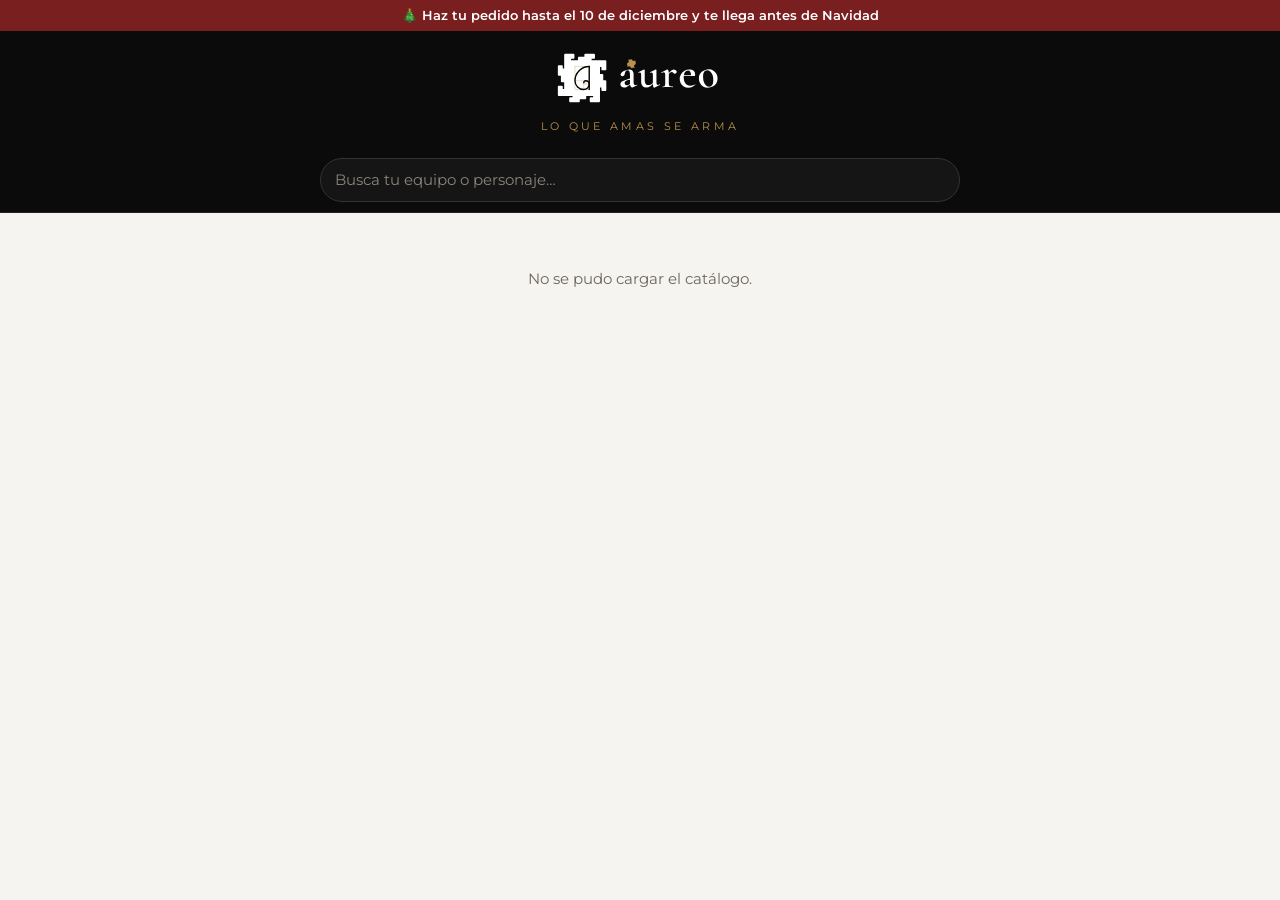
<file: index.html>
<!doctype html>
<html lang="es">
<head>
<meta charset="utf-8">
<meta name="viewport" content="width=device-width, initial-scale=1">
<title>Catálogo Áureo</title>
<meta name="description" content="Escudos de fútbol, camisetas con nombre y figuras en mini bloques para armar y colgar. Tu equipo, armado por ti.">
<meta property="og:title" content="Catálogo Áureo">
<meta property="og:description" content="Escudos, camisetas y figuras en mini bloques. Tu equipo, armado por ti.">
<link rel="icon" href="isotipo.svg">
<link rel="preconnect" href="https://fonts.googleapis.com">
<link rel="preconnect" href="https://fonts.gstatic.com" crossorigin>
<link href="https://fonts.googleapis.com/css2?family=Cormorant+Garamond:wght@600;700&family=Montserrat:wght@400;500;600;700&display=swap" rel="stylesheet">
<link rel="stylesheet" href="css/estilos.css?v=20261127u">
</head>
<body>
<div class="aviso-proto" id="avisoProto" style="display:none">Prueba · fotos de clientes y video son espacios por llenar</div>
<div class="urgencia" id="urgencia" style="display:none"></div>
<header id="cab"><img src="logo.svg" alt="Áureo"><p class="frase">Lo que amas se arma</p></header>
<div class="top" id="top">
  <button class="volver" id="volver" aria-label="Volver">‹</button>
  <input class="buscar" id="buscar" type="search" placeholder="Busca tu equipo o personaje…" autocomplete="off">
  <div class="titulo" id="titulo"></div>
</div>
<main id="vista"><p class="vacio">Cargando catálogo…</p></main>
<button class="carro-flot" id="carroFlot"></button>
<div class="toast" id="toast"><span id="toastTxt"></span><button id="toastVer">Ver pedido</button></div>

<script src="js/config.js?v=20261127c"></script>
<script src="js/medicion.js?v=20261127c"></script>
<script src="js/base.js?v=20261127u"></script>
<script src="js/vitrina.js?v=20261127v"></script>
<script src="js/pedido.js?v=20261127x"></script>
<script src="js/interno.js?v=20261127a"></script>
<script src="js/app.js?v=20261126a"></script>
</body>
</html>
</file>
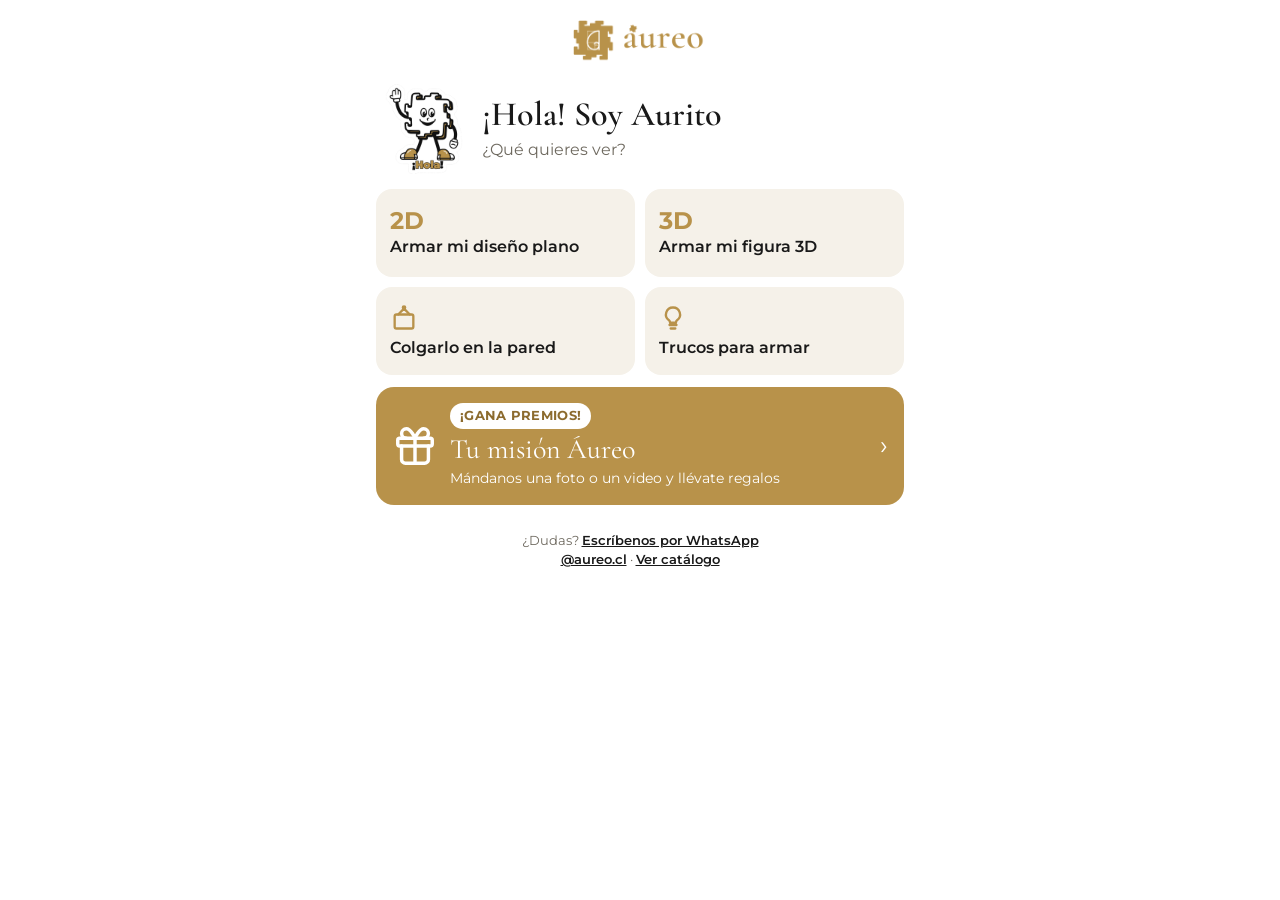
<file: armar/index.html>
<!doctype html>
<html lang="es">
<head>
<meta charset="utf-8">
<meta name="viewport" content="width=device-width, initial-scale=1">
<title>¿Cómo lo armo? · Áureo</title>
<meta name="description" content="Cómo armar tu diseño 2D o tu figura 3D, cómo colgarlo y tu Misión Áureo para ganar premios.">
<link rel="icon" href="../isotipo.svg">
<link rel="preconnect" href="https://fonts.googleapis.com">
<link rel="preconnect" href="https://fonts.gstatic.com" crossorigin>
<link href="https://fonts.googleapis.com/css2?family=Cormorant+Garamond:wght@600&family=Montserrat:wght@400;600;700&display=swap" rel="stylesheet">
<style>
:root{--oro:#B8924A;--oro-osc:#8C6B2E;--tinta:#191919;--gris:#6E695F;--suave:#F5F1E9;--pared:#E2DBCF;--borde:#E4DED2}
*{box-sizing:border-box}
body{margin:0;background:#fff;color:var(--tinta);font:400 16px/1.5 Montserrat,system-ui,sans-serif}
main{max-width:560px;margin:0 auto;padding:0 16px 32px}
h1,h2,h3{font-family:"Cormorant Garamond",Georgia,serif;font-weight:600;line-height:1.1;margin:0}
h1{font-size:34px}h2{font-size:32px;margin:6px 0 10px}h3{font-size:24px;margin:22px 0 2px}
[hidden]{display:none!important}
.cab{text-align:center;padding:20px 0 4px}
.cab img{height:42px;width:auto}
.hola{display:flex;align-items:center;gap:10px;margin:8px 0 4px}
.hola img{width:96px;flex-shrink:0}
.hola p{margin:4px 0 0;color:var(--gris)}
.menu{display:grid;grid-template-columns:1fr 1fr;gap:10px;margin:12px 0}
.menu a{display:flex;flex-direction:column;justify-content:center;min-height:88px;padding:12px 14px;border-radius:16px;background:var(--suave);color:var(--tinta);text-decoration:none;font-weight:600;line-height:1.25}
.menu a .ic{margin-bottom:6px}
.menu a b{color:var(--oro);font-size:24px;line-height:1;margin-bottom:4px}
.menu a:active{transform:scale(.98)}
.mision-btn{display:flex;align-items:center;gap:12px;background:var(--oro);color:#fff;text-decoration:none;border-radius:18px;padding:16px;margin:4px 0 0}
.mision-btn svg{flex-shrink:0}
.mision-btn .t{font-family:"Cormorant Garamond",Georgia,serif;font-size:28px;line-height:1.05}
.mision-btn .s{font-size:14px;margin-top:4px}
.pill{display:inline-block;background:#fff;color:var(--oro-osc);font-weight:700;font-size:13px;border-radius:99px;padding:3px 10px;margin-bottom:6px;letter-spacing:.3px}
.flecha{margin-left:auto;font-size:26px}
.barra{position:sticky;top:0;background:#fff;padding:12px 0 8px;z-index:2}
.atras{display:inline-flex;align-items:center;gap:6px;color:var(--tinta);text-decoration:none;font-weight:600;font-size:15px;background:var(--suave);border-radius:99px;padding:8px 14px}
.sello{display:inline-block;background:var(--oro);color:#fff;font:600 15px Montserrat,sans-serif;border-radius:8px;padding:2px 10px;vertical-align:middle;margin-left:6px}
.paso{background:var(--suave);border-radius:16px;margin:10px 0;overflow:hidden}
.paso.blanco{background:#fff;border:1px solid var(--borde)}
.paso.pared{background:var(--pared)}
.paso img{display:block;width:100%;height:auto}
.paso p{margin:0;padding:2px 14px 14px;display:flex;gap:10px;align-items:center}
.n{flex-shrink:0;width:28px;height:28px;border-radius:50%;background:var(--oro);color:#fff;font-weight:600;display:flex;align-items:center;justify-content:center;font-size:14px}
.fila3{display:grid;grid-template-columns:repeat(3,1fr);gap:8px}
.fila3 .paso{margin:10px 0 0}
.fila3 .paso p{flex-direction:column;text-align:center;gap:6px;padding:2px 6px 12px;font-size:13px;line-height:1.3}
.sub{color:var(--gris);margin:0 0 4px;font-size:14px}
.consejos p{background:var(--suave);border-radius:14px;padding:12px 14px;margin:10px 0}
.nota{color:var(--gris);font-size:14px;text-align:center;margin:12px 0}
.btn{display:block;text-align:center;background:var(--tinta);color:#fff;text-decoration:none;font-weight:600;border-radius:14px;padding:15px;margin:14px 0}
.btn.oro{background:var(--oro)}
.btn.claro{background:var(--suave);color:var(--tinta)}
.banner{background:var(--oro);color:#fff;border-radius:18px;padding:18px;text-align:center;margin-bottom:6px}
.banner h2{margin:2px 0 4px;color:#fff}
.banner p{margin:0;font-size:15px}
.nivel{display:flex;gap:12px;align-items:center;background:var(--suave);border-radius:16px;padding:14px;margin:10px 0}
.nivel.top{background:#fff;border:2px solid var(--oro)}
.nivel .num{flex-shrink:0;width:42px;height:42px;border-radius:12px;background:var(--oro);color:#fff;font-weight:700;font-size:20px;display:flex;align-items:center;justify-content:center}
.nivel b{display:block}
.nivel .que{font-size:14px;color:var(--gris)}
.nivel .premio{display:inline-block;margin-top:6px;background:#FBF3E2;color:var(--oro-osc);font-weight:700;font-size:14px;border-radius:8px;padding:3px 8px}
.ojo{border:2px solid var(--oro);background:#FBF3E2;border-radius:16px;padding:14px;font-weight:600;margin:14px 0}
.chico{font-size:12px;color:var(--gris);line-height:1.45}
footer{text-align:center;margin-top:26px;color:var(--gris);font-size:13px}
footer a{color:var(--tinta);font-weight:600}
</style>
</head>
<body>
<main>

<div id="portada">
  <header class="cab"><img src="img/logo.png" alt="Áureo"></header>
  <div class="hola">
    <img src="img/aurito.png" alt="Aurito saludando">
    <div><h1>¡Hola! Soy Aurito</h1><p>¿Qué quieres ver?</p></div>
  </div>
  <nav class="menu">
    <a href="#armar-2d"><b>2D</b>Armar mi diseño plano</a>
    <a href="#armar-3d"><b>3D</b>Armar mi figura 3D</a>
    <a href="#colgar"><svg class="ic" width="28" height="28" viewBox="0 0 24 24" fill="none" stroke="#B8924A" stroke-width="2" stroke-linecap="round" stroke-linejoin="round" aria-hidden="true"><circle cx="12" cy="3" r="1"/><path d="M12 4 7 9M12 4l5 5"/><rect x="4" y="9" width="16" height="12" rx="1.5"/></svg>Colgarlo en la pared</a>
    <a href="#trucos"><svg class="ic" width="28" height="28" viewBox="0 0 24 24" fill="none" stroke="#B8924A" stroke-width="2" stroke-linecap="round" stroke-linejoin="round" aria-hidden="true"><path d="M9 18h6M10 21h4M12 3a6 6 0 0 0-3.5 10.9c.6.5 1 1.2 1 2.1h5c0-.9.4-1.6 1-2.1A6 6 0 0 0 12 3z"/></svg>Trucos para armar</a>
  </nav>
  <a class="mision-btn" href="#mision">
    <svg width="46" height="46" viewBox="0 0 24 24" fill="none" stroke="#fff" stroke-width="1.8" stroke-linecap="round" stroke-linejoin="round" aria-hidden="true"><rect x="3" y="8" width="18" height="4" rx="1"/><path d="M12 8v13M19 12v7a2 2 0 0 1-2 2H7a2 2 0 0 1-2-2v-7M7.5 8a2.5 2.5 0 0 1 0-5C10 3 12 8 12 8s2-5 4.5-5a2.5 2.5 0 0 1 0 5"/></svg>
    <div><span class="pill">¡GANA PREMIOS!</span><div class="t">Tu misión Áureo</div><div class="s">Mándanos una foto o un video y llévate regalos</div></div>
    <span class="flecha">›</span>
  </a>
  <footer>¿Dudas? <a href="https://wa.me/56991412645?text=%C2%A1Hola%20%C3%81ureo!%20Tengo%20una%20duda%20con%20mi%20armado">Escríbenos por WhatsApp</a><br><a href="https://www.instagram.com/aureo.cl/">@aureo.cl</a> · <a href="../">Ver catálogo</a></footer>
</div>

<section id="armar-2d" hidden>
  <div class="barra"><a class="atras" href="#">‹ Volver al inicio</a></div>
  <h2>Armar mi diseño <span class="sello">2D</span></h2>
  <div class="paso"><img src="img/color.png" alt="Piezas separadas por color"><p><span class="n">1</span>Separa las piezas por color.</p></div>
  <div class="paso"><img src="img/monta.png" alt="Una pieza bajando al lado de otra"><p><span class="n">2</span>Baja cada pieza desde arriba, al lado de la otra.</p></div>
  <div class="paso"><img src="img/grilla.png" alt="Diseño armándose fila por fila"><p><span class="n">3</span>Sigue tu grilla fila por fila, desde una esquina.</p></div>
  <a class="btn claro" href="#trucos">Ver trucos para armar</a>
  <a class="btn" href="#">Volver al inicio</a>
</section>

<section id="armar-3d" hidden>
  <div class="barra"><a class="atras" href="#">‹ Volver al inicio</a></div>
  <h2>Armar mi figura <span class="sello">3D</span></h2>
  <div class="paso"><img src="img/color.png" alt="Piezas separadas por color"><p><span class="n">1</span>Separa las piezas por color.</p></div>
  <div class="paso"><img src="img/monta.png" alt="Una pieza bajando al lado de otra"><p><span class="n">2</span>Baja cada pieza desde arriba, al lado de la otra.</p></div>
  <div class="paso"><img src="img/capa1.png" alt="Primera capa de una figura"><p><span class="n">3</span>Arma la capa 1 (la base) mirando tu instructivo.</p></div>
  <div class="paso"><img src="img/sube.png" alt="Piezas montándose encima de otras"><p><span class="n">4</span>Monta la siguiente capa encima. Así hasta la última.</p></div>
  <a class="btn claro" href="#trucos">Ver trucos para armar</a>
  <a class="btn" href="#">Volver al inicio</a>
</section>

<section id="trucos" hidden>
  <div class="barra"><a class="atras" href="#">‹ Volver al inicio</a></div>
  <h2>Trucos para armar</h2>
  <div class="consejos">
    <p><b>Sin fuerza.</b> Ve despacio: vas a sentir cuando la pieza entra.</p>
    <p><b>¿Te equivocaste?</b> Saca la pieza hacia arriba o hacia abajo, sin doblarla.</p>
    <p><b>Piezas largas:</b> una de 2 o de 3 ocupa 2 o 3 cuadritos.</p>
  </div>
  <a class="btn" href="#">Volver al inicio</a>
</section>

<section id="colgar" hidden>
  <div class="barra"><a class="atras" href="#">‹ Volver al inicio</a></div>
  <h2>¿Cómo lo cuelgo?</h2>
  <h3>Opción 1 · Ganchito arriba</h3>
  <p class="sub">La más fácil.</p>
  <div class="fila3">
    <div class="paso pared"><img src="img/g2_extras.png" alt="Piezas extras arriba al centro"><p><span class="n">1</span>Pon las piezas extras arriba.</p></div>
    <div class="paso pared"><img src="img/g2_puente.png" alt="Puentecito para el clavo"><p><span class="n">2</span>Queda un puentecito.</p></div>
    <div class="paso pared"><img src="img/g2_clavo.png" alt="Colgado del clavo"><p><span class="n">3</span>Cuélgalo del clavo.</p></div>
  </div>
  <h3>Opción 2 · Gancho invisible</h3>
  <p class="sub">Queda flotando, separado de la pared.</p>
  <div class="paso blanco"><img src="img/g1_capa1.png" alt="Primera capa: marco y 2 topes"><p><span class="n">1</span>Arma el marco y los 2 topes.</p></div>
  <div class="paso blanco"><img src="img/g1_capa2.png" alt="Segunda capa encima"><p><span class="n">2</span>Pon la segunda capa encima.</p></div>
  <div class="paso pared"><img src="img/g1_atras.png" alt="Gancho arriba al centro y topes abajo, por detrás"><p><span class="n">3</span>Encájalos atrás: gancho arriba, topes abajo.</p></div>
  <div class="paso blanco"><img src="img/g1_perfil.png" alt="Vista de costado con el clavo"><p><span class="n">4</span>Deja el clavo asomado 1 cm y cuélgalo.</p></div>
  <p class="nota">Usa las piezas extras de tu caja, el color no importa.</p>
  <a class="btn oro" href="#mision">¿Ya lo colgaste? Sácale una foto y gana</a>
  <a class="btn" href="#">Volver al inicio</a>
</section>

<section id="mision" hidden>
  <div class="barra"><a class="atras" href="#">‹ Volver al inicio</a></div>
  <div class="banner"><span class="pill">¡GANA PREMIOS!</span><h2>Tu misión Áureo</h2><p>Mientras más grabas, mejor el premio.</p></div>

  <div class="nivel"><div class="num">1</div><div><b>La foto</b><span class="que">Tu diseño en la pared o la repisa.</span><br><span class="premio">Minifigura de regalo</span></div></div>
  <div class="nivel"><div class="num">2</div><div><b>El video</b><span class="que">Tú armándolo + la foto final.</span><br><span class="premio">Camiseta personalizada de regalo</span></div></div>
  <div class="nivel top"><div class="num">3</div><div><b>La historia completa</b><span class="que">Abriendo la caja, armándolo, colgándolo y una foto tuya al lado.</span><br><span class="premio">3 minifiguras o 2 camisetas, a elección</span></div></div>

  <p class="sub">El premio va con tu próxima compra sobre $25.000, con envío gratis a punto Blue o $1.000 a domicilio.</p>
  <a class="btn oro" href="https://wa.me/56991412645?text=%C2%A1Hola%20%C3%81ureo!%20Vengo%20a%20cumplir%20mi%20misi%C3%B3n%20%F0%9F%8E%AF">Mandar mi misión por WhatsApp</a>
  <p class="sub" style="text-align:center">Tienes 1 mes desde que te llegó tu pedido para mandarla.</p>

  <div class="ojo">Tenemos muchos clientes y no podemos buscar cada premio: guarda el chat o un pantallazo y avísanos al comprar.</div>
  <p class="chico">Te llevas el premio del nivel más alto que completes, y tienes 3 meses para usarlo desde que te lo confirmamos. Al mandarnos tus fotos y videos nos autorizas a compartirlos en las redes de Áureo; si salen menores de edad, que lo envíe su mamá, papá o tutor.</p>
  <a class="btn" href="#">Volver al inicio</a>
</section>

</main>
<script>
(function(){
  var portada=document.getElementById('portada'), secs=[].slice.call(document.querySelectorAll('section'));
  function mostrar(){
    var id=location.hash.slice(1), s=id&&document.getElementById(id), es=!!(s&&s.tagName==='SECTION');
    portada.hidden=es; secs.forEach(function(x){x.hidden=(x!==s)}); window.scrollTo(0,0);
  }
  window.addEventListener('hashchange',mostrar); mostrar();
})();
</script>
<script>
// Abierta desde el correo de envío (?p=pedido&t=código): avisa a la bandeja que el cliente la vio (24-nov-2026).
(function(){
  var q=new URLSearchParams(location.search), p=q.get('p'), t=q.get('t');
  if(!p||!t||!/^AU-\d{6}-\d{3}$/.test(p)||!/^[0-9a-f]{12}$/.test(t))return;
  try{history.replaceState(null,'',location.pathname+location.hash)}catch(e){}
  fetch("https://script.google.com/macros/s/AKfycbyJwpVPwnc0EVQPGTlspepBK-zva0MWBjMAvwbXVlOlazQt22XV7UJyCg_qh-M9lYxu/exec",
    {method:"POST",mode:"no-cors",keepalive:true,headers:{"Content-Type":"text/plain;charset=utf-8"},body:JSON.stringify({tipo:"visto",id:p,t:t})}).catch(function(){});
})();
</script>
</body>
</html>
</file>
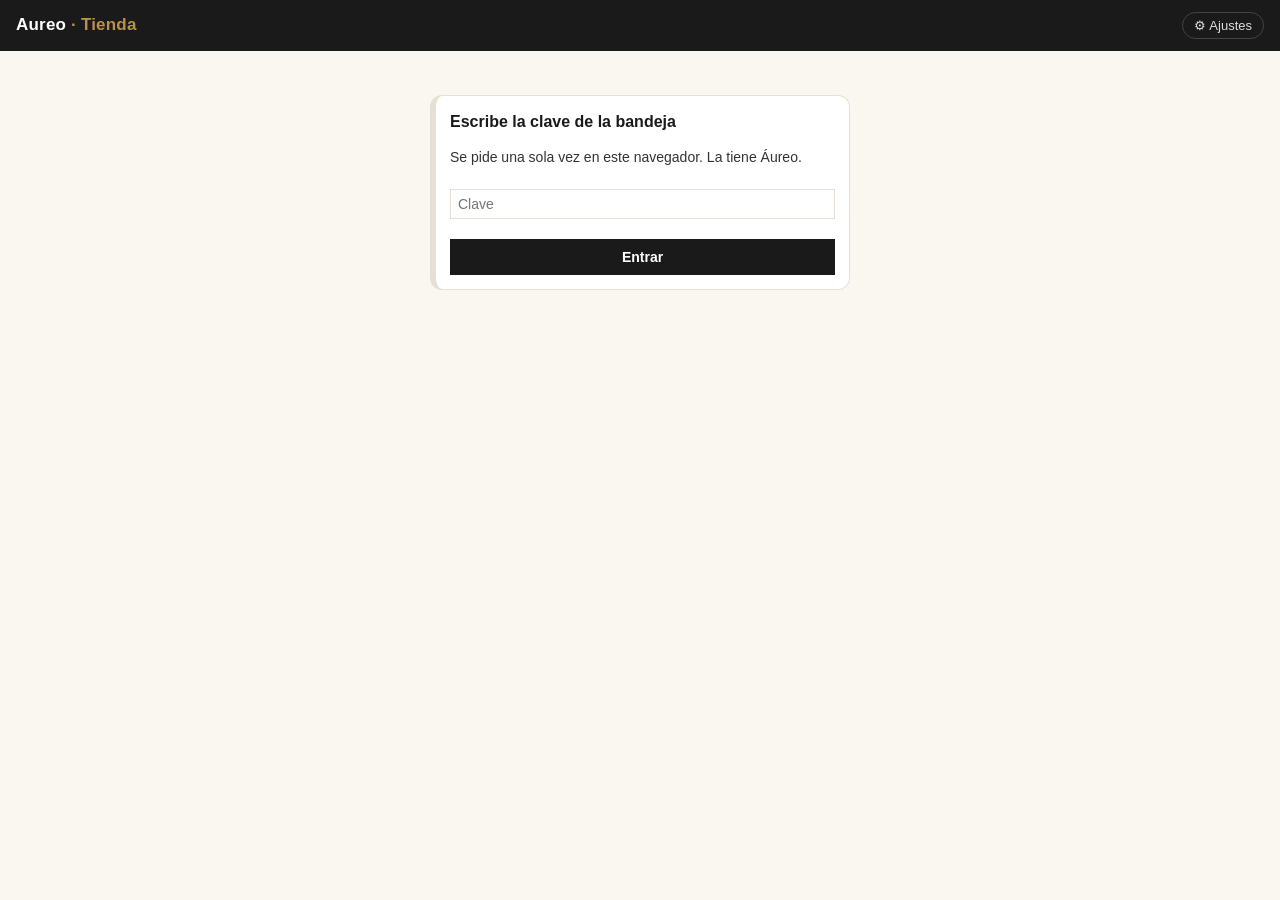
<file: bandeja/index.html>
<!DOCTYPE html>
<!-- NO EDITAR AQUÍ: se genera desde el repo Aureo, clientes-pedidos/pedidos-web/Panel.html con publicar_bandeja.py. La clave no va aquí: la página la pide y la recuerda. -->
<html lang="es">
<head>
<base target="_top">
<meta charset="utf-8">
<meta name="viewport" content="width=device-width, initial-scale=1">
<meta name="robots" content="noindex, nofollow">
<title>Pedidos web · Aureo</title>
<style>
  :root{--negro:#1A1A1A;--oro:#B8924A;--crema:#FAF7F0;--linea:#E6E0D4;--gris:#6B6B6B;--verde:#1E7B4A;--rojo:#B3261E;--aviso:#FFF4D6;--info:#EAF1FB;
    --lila:#8B5CC9;--lila-suave:#F3ECFC;--celeste:#2F86C8;--celeste-suave:#E6F2FB}
  *{box-sizing:border-box}
  body{margin:0;background:var(--crema);color:var(--negro);font:15px/1.45 -apple-system,BlinkMacSystemFont,"Segoe UI",Roboto,sans-serif}
  header{position:sticky;top:0;z-index:5;background:var(--negro);color:#fff;padding:12px 16px}
  .fila-h{display:flex;justify-content:space-between;align-items:center;gap:10px}
  header h1{margin:0;font-size:17px;font-weight:700;letter-spacing:.2px}
  header h1 span{color:var(--oro)}
  #ajustesBtn{background:none;border:1px solid #444;color:#ddd;border-radius:999px;padding:5px 11px;font-size:13px;cursor:pointer}
  .barra{display:flex;gap:8px;margin-top:10px;flex-wrap:wrap;align-items:center}
  .tab{border:1px solid #444;background:transparent;color:#ddd;border-radius:999px;padding:6px 12px;font-size:14px;cursor:pointer}
  .tab.on{background:var(--oro);border-color:var(--oro);color:#111;font-weight:700}
  .tab b{font-variant-numeric:tabular-nums}
  #buscar{flex:1;min-width:160px;border:0;border-radius:8px;padding:7px 10px;font-size:14px}
  #refrescar{background:none;border:0;color:#ddd;font-size:13px;cursor:pointer;text-decoration:underline}

  .layout{max-width:1180px;margin:0 auto;padding:14px 16px 60px;display:grid;grid-template-columns:minmax(0,1fr) 340px;gap:18px;align-items:start}
  @media (max-width:980px){.layout{grid-template-columns:minmax(0,1fr)}#resumen{order:-1}}
  #lista{min-width:0}
  .vacio{color:var(--gris);text-align:center;padding:40px 0}

  /* Resumen de lo que hay que armar (solo pedidos pagados y sin enviar) */
  #resumen{background:#fff;border:1px solid var(--linea);border-radius:12px;padding:14px;position:sticky;top:120px}
  @media (max-width:980px){#resumen{position:static}}
  #resumen h2{margin:0 0 4px;font-size:16px}
  #resumen .sub{color:var(--gris);font-size:13px;margin-bottom:10px}
  #resumen table{width:100%;border-collapse:collapse;font-size:14px}
  #resumen td{padding:5px 0;border-top:1px solid var(--linea);vertical-align:top}
  #resumen td.n{text-align:right;font-weight:700;font-variant-numeric:tabular-nums;width:44px}
  #resumen h3{font-size:13px;margin:14px 0 4px;color:var(--gris);font-weight:600;text-transform:uppercase;letter-spacing:.04em}
  #resumen ul{margin:0;padding-left:18px;font-size:13px}
  #resumen li{margin:2px 0}
  .pildoras{display:flex;gap:6px;flex-wrap:wrap;margin-bottom:10px}
  .pil{border-radius:999px;padding:3px 10px;font-size:12px;font-weight:600}
  .pil.paket{background:var(--lila-suave);color:var(--lila)}
  .pil.blue{background:var(--celeste-suave);color:var(--celeste)}
  /* Empacados: filtro Paket / Blue (24-nov-2026) */
  .subtabs{display:flex;gap:8px;flex-wrap:wrap;margin:0 0 12px}
  .subtabs button{border:1px solid var(--linea);background:#fff;color:var(--negro);border-radius:999px;padding:7px 14px;font-size:14px;font-weight:600;cursor:pointer}
  .subtabs button.on{background:var(--negro);border-color:var(--negro);color:#fff}
  .subtabs button.paket.on{background:var(--lila);border-color:var(--lila)}
  .subtabs button.blue.on{background:var(--celeste);border-color:var(--celeste)}
  .grupo{font-size:13px;font-weight:700;margin:14px 0 8px;padding:4px 10px;border-radius:8px;display:inline-block}
  .grupo.paket{background:var(--lila-suave);color:var(--lila)}
  .grupo.blue{background:var(--celeste-suave);color:var(--celeste)}
  details.res-movil>summary{font-weight:700;font-size:15px;color:var(--negro);list-style:none}
  @media (min-width:981px){details.res-movil>summary{pointer-events:none}}
  @media (max-width:980px){details.res-movil>summary::after{content:'  ▾ toca para ver';font-weight:400;font-size:13px;color:var(--gris)}details.res-movil[open]>summary::after{content:''}}

  .card{background:#fff;border:1px solid var(--linea);border-left:6px solid var(--linea);border-radius:12px;padding:14px;margin-bottom:12px}
  .card.paket{border-left-color:var(--lila);background:linear-gradient(90deg,var(--lila-suave),#fff 140px)}
  .card.blue{border-left-color:var(--celeste);background:linear-gradient(90deg,var(--celeste-suave),#fff 140px)}
  .card.descartado{opacity:.6}
  /* Enviados como tabla tipo Excel (24-nov-2026): una fila por pedido, la primera columna dice si abrió las instrucciones */
  .layout.ancho{grid-template-columns:minmax(0,1fr)}.layout.ancho #resumen{display:none}
  .tabla-env{overflow-x:auto;background:#fff;border:1px solid var(--linea);border-radius:12px}
  .tabla-env table{width:100%;border-collapse:collapse;font-size:14px;min-width:820px}
  .tabla-env th{text-align:left;font-size:12px;color:var(--gris);font-weight:700;padding:10px;border-bottom:2px solid var(--linea);background:var(--crema);position:sticky;top:0;white-space:nowrap}
  .tabla-env td{padding:12px 10px;border-bottom:1px solid var(--linea);vertical-align:middle}
  .tabla-env tr:hover td{background:#fafafa}
  .tabla-env tr.paket td:first-child{box-shadow:inset 5px 0 var(--lila)}
  .tabla-env tr.blue td:first-child{box-shadow:inset 5px 0 var(--celeste)}
  .tabla-env .vio{color:var(--verde);font-weight:700;white-space:nowrap}
  .tabla-env .novio{color:var(--gris);white-space:nowrap}
  .tabla-env .chico{font-size:12px;color:var(--gris);display:block;font-weight:400}
  .tabla-env .acc{display:flex;gap:6px;white-space:nowrap}
  .tabla-env .acc a,.tabla-env .acc button{border:1px solid var(--linea);background:#fff;border-radius:8px;padding:5px 9px;font-size:13px;cursor:pointer;text-decoration:none;color:var(--negro)}
  .tabla-env .acc a.wsp{background:#25D366;border-color:#25D366;color:#fff}
  .tabla-env .acc a.wsp.rec{background:#fff4cc;border-color:#e0b400;color:var(--negro)}
  .tabla-env tr.cargando{opacity:.5;pointer-events:none}
  /* Cuadrito «Datos de envío» al lado de cada pedido (24-nov-2026): se muestra u oculta con el botón 📋 de la barra */
  .card.con-datos{display:grid;grid-template-columns:minmax(0,1fr) 260px;gap:14px;align-items:start}
  .cuerpo{min-width:0}
  @media (max-width:720px){.card.con-datos{grid-template-columns:minmax(0,1fr)}}
  .caja-datos .tit{font-size:13px;font-weight:700;margin-bottom:6px}
  .paket .caja-datos .tit{color:var(--lila)}
  .blue .caja-datos .tit{color:var(--celeste)}
  #verDatos{border:1px solid #444;background:transparent;color:#ddd;border-radius:999px;padding:6px 12px;font-size:14px;cursor:pointer}
  #verDatos.on{background:var(--oro);border-color:var(--oro);color:#111;font-weight:700}
  .cab{display:flex;justify-content:space-between;gap:10px;align-items:flex-start}
  .cab .id{font-weight:700}
  .cab .cuando{color:var(--gris);font-size:13px}
  .badge{display:inline-block;margin-top:4px;border-radius:999px;padding:2px 9px;font-size:12px;font-weight:700}
  .paket .badge{background:var(--lila);color:#fff}
  .blue .badge{background:var(--celeste);color:#fff}
  .acciones .empacar{background:#b8860b;color:#fff}
  .cambiar-emp{margin:4px 0 0 6px;border:1px solid var(--borde,#ddd);background:#fff;color:inherit;border-radius:999px;padding:2px 10px;font-size:12px;font-weight:600;cursor:pointer}
  .total{font-size:20px;font-weight:800;white-space:nowrap;font-variant-numeric:tabular-nums}
  .cliente{margin:8px 0 4px;font-size:16px;font-weight:600}
  .datos{color:#333;font-size:14px}
  .datos a{color:var(--verde);font-weight:600}
  .pidio{white-space:pre-wrap;background:var(--crema);border-radius:8px;padding:10px;margin:10px 0;font-size:14px}
  .aviso{background:var(--aviso);border-radius:8px;padding:6px 10px;margin:6px 0;font-size:13px}
  .info{background:var(--info);border-radius:8px;padding:6px 10px;margin:6px 0;font-size:13px}
  details{margin:8px 0}
  summary{cursor:pointer;color:var(--gris);font-size:13px}
  .fl{border-top:1px solid var(--linea);padding:8px 0;display:grid;grid-template-columns:1fr 1fr 1fr 28px;gap:6px;align-items:end}
  .fl .prod{grid-column:1/4}
  .fl label{font-size:11px;color:var(--gris);display:block}
  .fl input{width:100%;border:1px solid var(--linea);border-radius:6px;padding:6px 7px;font-size:14px}
  .fl input.num{text-align:right}
  .fl .sin{color:var(--rojo);font-size:11px;display:block;margin-top:2px}
  .fl button{border:0;background:none;color:var(--gris);cursor:pointer;font-size:18px;grid-row:1;grid-column:4}
  .mas{border:0;background:none;color:var(--verde);cursor:pointer;font-size:13px;padding:4px 0}
  .acciones{display:flex;gap:8px;margin-top:12px;flex-wrap:wrap}
  .acciones button,.btn{flex:1;min-width:120px;border:0;border-radius:10px;padding:11px 10px;font-size:15px;font-weight:700;cursor:pointer}
  .javi,.caro,.enviar{background:var(--verde);color:#fff}
  .enviar[disabled]{background:#9DBFAD;cursor:not-allowed}
  .descartar,.suave{background:#eee;color:#333;flex:0 0 auto!important;min-width:0!important}
  .wsp{background:#25D366;color:#fff}
  .estado{margin-top:10px;font-weight:600;color:var(--verde)}
  .estado.gris{color:var(--gris)}
  .estado button{margin-left:8px;border:1px solid var(--linea);background:#fff;border-radius:8px;padding:4px 10px;cursor:pointer}

  /* Envío: datos para Paket/Blue, seguimiento y foto */
  .envio{border-top:1px dashed var(--linea);margin-top:10px;padding-top:10px;display:grid;gap:10px}
  .datos-envio{background:#fff;border:1px solid var(--linea);border-radius:10px;padding:8px 10px}
  .dato{display:flex;justify-content:space-between;gap:10px;align-items:center;padding:5px 0;border-bottom:1px solid var(--linea)}
  .dato:last-of-type{border-bottom:0}
  .dato span{font-size:11px;color:var(--gris);display:block}
  .dato b{font-weight:600;word-break:break-word}
  .copiar{border:1px solid var(--linea);background:#fff;border-radius:8px;padding:4px 10px;font-size:13px;cursor:pointer;white-space:nowrap}
  .copiar-todo{margin-top:6px;width:100%;border:0;background:var(--negro);color:#fff;border-radius:8px;padding:8px;font-weight:600;cursor:pointer}
  .seg{display:flex;gap:8px}
  .seg input{flex:1;min-width:0;border:1px solid var(--linea);border-radius:8px;padding:9px 10px;font-size:15px}
  .seg button{border:0;border-radius:8px;padding:0 14px;background:var(--negro);color:#fff;font-weight:600;cursor:pointer}
  .lbl{font-size:12px;color:var(--gris);font-weight:600}
  .foto{display:flex;gap:10px;align-items:center;flex-wrap:wrap}
  .foto label.subir{border:1px solid var(--negro);border-radius:8px;padding:8px 12px;font-weight:600;cursor:pointer;background:#fff}
  .foto input{display:none}
  .foto a{color:var(--verde);font-weight:600}
  .ok{color:var(--verde);font-weight:600}

  #toast{position:fixed;left:50%;bottom:20px;transform:translateX(-50%);background:var(--negro);color:#fff;padding:10px 16px;border-radius:10px;font-size:14px;display:none;max-width:90%;z-index:30}
  .cargando{opacity:.5;pointer-events:none}
  .modal{position:fixed;inset:0;background:rgba(0,0,0,.45);display:none;align-items:center;justify-content:center;padding:16px;z-index:20}
  .modal .caja{background:#fff;border-radius:14px;padding:18px;max-width:460px;width:100%;max-height:90vh;overflow:auto}
  #mTxt{white-space:pre-line}
  .modal .botones{display:flex;gap:8px;margin-top:16px}
  .modal .botones button{flex:1;border:0;border-radius:10px;padding:11px;font-size:15px;font-weight:700;cursor:pointer}
  #mSi,#aGuardar{background:var(--verde);color:#fff}#mNo,#aCerrar{background:#eee;color:#333}
  .vista-msj{white-space:pre-wrap;background:var(--crema);border-radius:8px;padding:10px;font-size:14px;margin-top:8px}
  .modal label.campo{display:block;font-size:13px;color:var(--gris);margin-top:10px}
  .modal label.campo input,.modal label.campo textarea{display:block;width:100%;margin-top:4px;border:1px solid var(--linea);border-radius:8px;padding:8px;font:inherit;color:var(--negro)}
  .modal textarea{min-height:150px}
  .chk{display:flex;gap:8px;align-items:center;margin-top:10px;font-size:14px}

  /* ---------- Bandeja sobria (Áureo, 25-nov-2026): lista a la izquierda y el pedido a la derecha, partido en
     «Para copiar» y «Pedido». Negro, dorado y crema, sin esquinas redondas. BLUE negro · PUNTO borde negro · PAKET dorado. ---------- */
  .layout{grid-template-columns:minmax(0,1fr)!important;max-width:1280px}
  #resumen.arriba{position:static;border-radius:0;margin:0 0 12px;padding:10px 14px}
  #resumen.arriba details.res-movil>summary{pointer-events:auto;cursor:pointer}
  #resumen.arriba table{max-width:520px}
  .pil{border-radius:0}.pil.paket{background:var(--oro);color:#fff}.pil.blue{background:var(--negro);color:#fff}
  .tab,#buscar{border-radius:0}
  .tag{display:inline-block;font-size:10px;font-weight:700;letter-spacing:.06em;padding:2px 6px;margin-right:7px;vertical-align:2px;line-height:1.2;white-space:nowrap}
  .tag.tb{background:var(--negro);color:#fff;border:1px solid var(--negro)}
  .tag.tbp{background:#fff;color:var(--negro);border:1px solid var(--negro)}
  .tag.tp{background:var(--oro);color:#fff;border:1px solid var(--oro)}
  .tag.tf{background:#EFEAE0;color:var(--gris);border:1px solid var(--linea)}
  .md{display:grid;grid-template-columns:290px minmax(0,1fr);border:1px solid var(--linea);background:#fff;align-items:start}
  .md-lista{border-right:1px solid var(--linea);max-height:calc(100vh - 150px);overflow:auto;position:sticky;top:110px}
  .it{display:block;width:100%;text-align:left;border:0;border-bottom:1px solid var(--linea);background:#fff;padding:10px 12px;font:inherit;font-size:14px;color:var(--negro);cursor:pointer}
  .it:hover{background:var(--crema)}
  .it.on{background:var(--crema);box-shadow:inset 3px 0 var(--oro)}
  .it b{font-weight:600}
  .it-s{display:flex;justify-content:space-between;gap:8px;color:var(--gris);font-size:12px;margin-top:3px}
  .it-s span{color:var(--negro);font-variant-numeric:tabular-nums}
  .md-det{min-width:0}
  .md-det .card{border:0;border-radius:0;margin:0;background:#fff;padding:16px 20px}
  .det-cab{display:flex;justify-content:space-between;gap:12px;align-items:flex-start;padding-bottom:12px;border-bottom:1px solid var(--linea)}
  .det-nom{font-size:18px}
  .det-sub{color:var(--gris);font-size:12px;margin-top:4px}
  .det-sub a{color:var(--negro)}
  .det-der{display:flex;flex-direction:column;align-items:flex-end;gap:6px}
  .det-der .suave{border:1px solid var(--linea);background:#fff;padding:5px 12px;font:600 13px inherit;cursor:pointer;color:var(--negro)}
  .det-cols{display:grid;grid-template-columns:minmax(0,1fr) minmax(0,1.2fr)}
  .det-copiar{padding:14px 20px 4px 0;border-right:1px solid var(--linea);min-width:0}
  .det-pedido{padding:14px 0 4px 20px;min-width:0}
  .det-cols .tit{font-size:11px;font-weight:700;letter-spacing:.07em;text-transform:uppercase;color:var(--gris);margin-bottom:8px}
  .datos-envio{border:0;border-radius:0;padding:0;background:none}
  .dato{padding:7px 0}
  .copiar{border-radius:0;color:var(--oro);font-weight:700}
  .copiar-todo{border-radius:0;margin-top:10px}
  .pidio{border-radius:0;margin:0 0 10px}
  .aviso,.info{border-radius:0}
  .acciones button,.btn{border-radius:0;font-size:14px;padding:10px}
  .javi,.caro,.enviar{background:var(--negro);color:#fff}
  .enviar[disabled]{background:#b9b5ad}
  .acciones .empacar{background:var(--oro);color:#fff}
  .descartar,.suave{background:#fff;color:var(--negro);border:1px solid var(--linea)!important}
  .estado{color:var(--negro)}
  .cambiar-emp{border-radius:0;margin:0}
  .fl input,.seg input,.seg button,.foto label.subir{border-radius:0}
  .subtabs button{border-radius:0}
  .subtabs button.paket.on,.subtabs button.blue.on{background:var(--negro);border-color:var(--negro)}
  .tabla-env{border-radius:0}
  .tabla-env tr.paket td:first-child,.tabla-env tr.blue td:first-child{box-shadow:none}
  .tabla-env .acc a,.tabla-env .acc button{border-radius:0}
  .tabla-env .acc a.wsp{background:#fff;border-color:var(--linea);color:var(--negro)}
  .tabla-env .acc a.wsp.rec{background:#fff;border-color:var(--oro);color:var(--negro)}
  .tabla-env .vio{color:var(--negro)}
  .modal .caja,.modal .botones button,.modal label.campo input,.modal label.campo textarea{border-radius:0}
  #mSi,#aGuardar,#eSi{background:var(--negro);color:#fff}#eNo{background:#eee;color:#333}
  .modal .caja.ancha{max-width:680px}
  .e-grid{display:grid;grid-template-columns:1fr 1fr;gap:0 12px}.e-grid .ancho{grid-column:1/-1}
  .modal label.campo select{display:block;width:100%;margin-top:4px;border:1px solid var(--linea);padding:8px;font:inherit;background:#fff;color:var(--negro)}
  .e-suma{font-size:13px;color:var(--gris);margin:4px 0 0}.e-suma.mal{color:var(--rojo);font-weight:600}
  @media (max-width:820px){
    .md{grid-template-columns:minmax(0,1fr)}
    .md-lista{position:static;max-height:300px;border-right:0;border-bottom:2px solid var(--negro)}
    .det-cols{grid-template-columns:minmax(0,1fr)}
    .det-copiar{border-right:0;padding-right:0;border-bottom:1px solid var(--linea);padding-bottom:12px}
    .det-pedido{padding-left:0}
    .e-grid{grid-template-columns:1fr}
  }

  /* ---------- Inicio y Ventas (borrador v9, 22-nov-2026) ---------- */
  :root{--barra-dato:#96733A;--pista:#EFEAE0;color-scheme:light}
  /* Gráficos de línea y ganancia (v12, 25-nov-2026). Serie 1 azul y 2 naranja: par validado para daltónicos. */
  :root{--s1:#2a78d6;--s2:#eb6834;--antes:#A8A396;--ref:#8A8478;--malo:#C0392B}
  /* ---------- Visitas (W4, v13, 25-nov-2026) ---------- */
  .vi-vivo{display:flex;align-items:center;gap:8px;font-size:13px;color:#bdb8ae}
  .vi-vivo b{color:#fff}
  .vi-punto{width:10px;height:10px;border-radius:50%;background:#3DDC84;flex:none;animation:vi-late 1.8s infinite}
  .vi-punto.off{background:#6b6b6b;animation:none}
  @keyframes vi-late{0%{box-shadow:0 0 0 0 rgba(61,220,132,.6)}70%{box-shadow:0 0 0 9px rgba(61,220,132,0)}100%{box-shadow:0 0 0 0 rgba(61,220,132,0)}}
  .vi-ahora{list-style:none;margin:10px 0 0;padding:0;font-size:13px}
  .vi-ahora li{display:flex;justify-content:space-between;gap:8px;padding:5px 0;border-top:1px solid #38352f}
  .vi-ahora li span:last-child{color:#bdb8ae}
  .vi-paso{display:grid;grid-template-columns:170px minmax(0,1fr) 70px;gap:10px;align-items:center}
  .vi-paso .n{font-size:13px;font-weight:600}
  .vi-paso .bar{height:30px;background:var(--pista);border-radius:6px;overflow:hidden}
  .vi-paso .bar i{display:block;height:100%;background:var(--barra-dato);border-radius:6px}
  .vi-paso.final .bar i{background:var(--verde)}
  .vi-paso .c{text-align:right;font-weight:700;font-variant-numeric:tabular-nums}
  .vi-paso .c small{display:block;font-weight:400;color:var(--gris);font-size:11px}
  .vi-fuga{font-size:11.5px;color:var(--gris);padding:2px 0 4px 182px}
  .vi-fuga.peor{color:var(--rojo);font-weight:700}
  table.vi-t{width:100%;border-collapse:collapse;font-size:13px}
  table.vi-t th{text-align:left;font-size:11px;color:var(--gris);font-weight:700;padding:6px 4px;border-bottom:2px solid var(--linea)}
  table.vi-t td{padding:8px 4px;border-bottom:1px solid var(--linea);vertical-align:middle}
  table.vi-t .n{text-align:right;font-variant-numeric:tabular-nums;white-space:nowrap}
  table.vi-t .mini{height:6px;background:var(--pista);border-radius:3px;margin-top:4px;overflow:hidden}
  table.vi-t .mini i{display:block;height:100%;background:var(--barra-dato)}
  .vi-mejor{color:var(--verde);font-weight:700}
  .vi-dos{display:grid;gap:3px;margin-top:4px}
  .vi-dos i{display:block;height:8px;border-radius:0 4px 4px 0;background:var(--barra-dato)}
  .vi-dos i.b{background:var(--celeste)}
  .vi-ojo{display:inline-block;margin-left:6px;font-size:11px;font-weight:700;color:var(--rojo);background:#F9DEDB;border-radius:999px;padding:1px 7px}
  .vi-dona{display:flex;align-items:center;gap:18px;flex-wrap:wrap}
  .vi-dona ul{list-style:none;margin:0;padding:0;font-size:13px;flex:1;min-width:150px}
  .vi-dona li{display:flex;justify-content:space-between;gap:10px;padding:5px 0;border-top:1px solid var(--linea)}
  .vi-dona li:first-child{border-top:0}
  .vi-dona li i{display:inline-block;width:10px;height:10px;border-radius:3px;margin-right:6px}
  .vi-dona text{font-size:10px;fill:var(--gris)}
  .vi-chips{display:flex;flex-wrap:wrap;gap:6px}
  .vi-chips span{background:var(--pista);border-radius:999px;padding:4px 10px;font-size:13px}
  .vi-chips b{margin-left:4px;color:var(--gris);font-weight:600}
  .vi-sem{display:inline-block;font-size:12px;font-weight:700;border-radius:999px;padding:2px 9px}
  .vi-sem.ok{background:#DDF3E6;color:var(--verde)}.vi-sem.medio{background:var(--aviso);color:#8a6400}.vi-sem.mal{background:#F9DEDB;color:var(--rojo)}
  .vi-lista{list-style:none;margin:0;padding:0}
  .vi-lista li{display:flex;gap:10px;align-items:flex-start;padding:8px 0;border-top:1px solid var(--linea);font-size:13px}
  .vi-lista li:first-child{border-top:0}
  .vi-lista .num{flex:none;display:grid;place-items:center;min-width:34px;height:34px;padding:0 4px;border-radius:10px;background:var(--pista);font-weight:700;font-size:12px}
  .vi-lista .num.urge{background:#F9DEDB;color:var(--rojo)}.vi-lista .num.ok{background:#DDF3E6;color:var(--verde)}
  .vi-lista small{display:block;color:var(--gris)}
  .vi-lista .est{margin-left:auto;white-space:nowrap;font-size:11px;font-weight:700;border-radius:999px;padding:2px 8px;background:var(--pista);color:var(--gris)}
  .vi-lista .est.espera{background:var(--aviso);color:#8a6400}
  @media (max-width:760px){.vi-paso{grid-template-columns:110px minmax(0,1fr) 58px;gap:8px}.vi-paso .n{font-size:12px}.vi-fuga{padding-left:118px}}
  .lg{position:relative;margin-top:6px}
  .lg svg{display:block;width:100%;height:auto;overflow:visible;touch-action:pan-y}
  .lg .rej{stroke:var(--linea);stroke-width:1}
  .lg .ejy,.lg .ejx{fill:var(--gris);font-size:10px}
  .lg .ref{stroke:var(--ref);stroke-width:1;stroke-dasharray:4 4}
  .lg .refx{fill:var(--gris);font-size:10px;font-weight:600;paint-order:stroke;stroke:#fff;stroke-width:3px}
  .lg .cruz{stroke:var(--negro);stroke-width:1;opacity:.35}
  .lg .tt{position:absolute;top:0;pointer-events:none;background:#fff;border:1px solid var(--linea);border-radius:8px;box-shadow:0 4px 14px rgba(0,0,0,.12);padding:7px 9px;font-size:12px;white-space:nowrap;z-index:3}
  .lg .tt b{display:block;margin-bottom:3px}
  .lg .tt i{display:inline-block;width:10px;height:3px;border-radius:2px;margin-right:6px;vertical-align:middle}
  .leyenda{display:flex;gap:14px;flex-wrap:wrap;font-size:12px;color:var(--gris);margin-top:4px}
  .leyenda i{display:inline-block;width:14px;height:3px;border-radius:2px;margin-right:6px;vertical-align:middle}
  .leyenda i.punteada{background:repeating-linear-gradient(90deg,var(--antes) 0 4px,transparent 4px 7px)!important}
  .kpi .chispa{display:block;width:100%;height:28px;margin-top:4px}
  .cascada{display:flex;gap:2px;height:16px;border-radius:4px;overflow:hidden}
  .cascada i{display:block;min-width:2px}
  table.desglose td:not(:first-child){text-align:right;white-space:nowrap;padding-left:10px}
  table.desglose tr.resta td:nth-child(2){color:var(--rojo)}
  table.desglose tr.dsub td{font-weight:700;border-top:1px solid var(--linea)}
  table.desglose tr.dfin td{font-size:15px;font-weight:700}
  [hidden]{display:none!important}
  button:focus-visible{outline:2px solid var(--oro);outline-offset:2px}
  #vistas{display:flex;gap:4px}
  #vistas button{border:0;background:none;color:#bdb8ae;font:600 14px/1.2 inherit;padding:8px 12px;border-radius:8px;cursor:pointer}
  #vistas button.on{color:var(--oro);background:#2a2824}
  #vistas .globo{display:inline-block;min-width:18px;margin-left:5px;padding:1px 5px;border-radius:999px;background:var(--rojo);color:#fff;font-size:11px;text-align:center}
  #panel{max-width:1180px;margin:0 auto;padding:16px 16px 60px}
  body:not([data-vista="pedidos"]) .barra,body:not([data-vista="pedidos"]) .layout{display:none}
  body[data-vista="pedidos"] #panel{display:none}
  body.sin-clave #panel,body.sin-clave #vistas,body.sin-clave .barra,body.sin-clave #resumen{display:none}
  body.sin-clave .layout{display:block}

  .pnl{display:grid;grid-template-columns:repeat(2,minmax(0,1fr));gap:12px;align-items:start}
  .pnl .ancho{grid-column:1/-1}
  .pz{min-width:0;background:#fff;border:1px solid var(--linea);border-radius:14px;padding:14px}
  .pz h2{margin:0;font-size:15px}
  .pz .nota{margin:2px 0 10px;color:var(--gris);font-size:12px}
  .hero{background:var(--negro);border-color:var(--negro);color:#fff}
  .hero .et{color:#bdb8ae;font-size:13px}
  .hero .grande{font-size:40px;line-height:1.1;font-weight:700;margin:4px 0}
  .hero .var{color:#bdb8ae}
  .hero .var.sube{color:#79D6A7}.hero .var.baja{color:#FFA59E}
  .trio{display:grid;grid-template-columns:repeat(3,minmax(0,1fr));gap:8px;margin-top:14px;padding-top:12px;border-top:1px solid #38352f}
  .trio b{display:block;font-size:17px}.trio span{color:#bdb8ae;font-size:11px}
  .var{font-size:12px;color:var(--gris)}.var.sube{color:var(--verde)}.var.baja{color:var(--rojo)}

  .tarea,.ultimo{display:flex;align-items:center;gap:10px;width:100%;min-height:56px;padding:9px 0;border:0;border-top:1px solid var(--linea);background:none;color:inherit;font:inherit;text-align:left;cursor:pointer}
  .tarea:first-of-type,.ultimo:first-of-type{border-top:0}
  .tarea .num{flex:none;display:grid;place-items:center;width:38px;height:38px;border-radius:10px;background:var(--pista);font-weight:700}
  .tarea.urge .num{background:#F9DEDB;color:var(--rojo)}
  .tarea.cero{color:var(--gris)}
  .tarea .tx,.ultimo .tx{flex:1;min-width:0}
  .tarea .tx b,.ultimo .tx b{display:block}
  .tarea small,.ultimo small{display:block;color:var(--gris);font-size:12px}
  .tarea.urge small.alerta{color:var(--rojo);font-weight:600}
  .ultimo .der{text-align:right;white-space:nowrap;font-weight:700}

  .periodo{display:grid;grid-template-columns:repeat(4,minmax(0,1fr));gap:4px;padding:4px;background:var(--pista);border-radius:12px}
  .periodo button{border:0;background:none;color:inherit;border-radius:9px;min-height:40px;font:600 13px/1.2 inherit;cursor:pointer}
  .periodo button.on{background:var(--negro);color:var(--oro)}
  .periodo.fuente{grid-template-columns:repeat(2,minmax(0,1fr));background:#fff;border:1px solid var(--linea)}
  .tabla-mov{overflow-x:auto}
  table.mes td{white-space:nowrap;padding-right:10px}
  table.mes tr:first-child td{color:var(--gris);font-weight:600}
  .kpis{display:grid;grid-template-columns:repeat(4,minmax(0,1fr));gap:10px}
  .kpi .et{color:var(--gris);font-size:12px}
  .kpi .val{font-size:23px;font-weight:700;margin:3px 0;white-space:nowrap}

  .lectura{min-height:20px;font-size:13px;font-weight:600}
  .graf{height:160px;display:flex;align-items:stretch;border-bottom:1px solid var(--linea);margin-top:6px}
  .graf.bajo{height:110px}
  .graf button{flex:1;min-width:0;padding:0 1px;border:0;background:none;display:flex;align-items:flex-end;justify-content:center;cursor:pointer}
  .graf button i{display:block;width:100%;max-width:24px;border-radius:4px 4px 0 0;background:var(--barra-dato)}
  .graf button.sel{background:var(--pista)}
  .eje{display:flex;margin-top:4px}
  .eje span{flex:1;min-width:0;color:var(--gris);font-size:10px;text-align:center;white-space:nowrap;overflow:visible;display:flex;justify-content:center}
  table.datos-g{width:100%;border-collapse:collapse;font-size:12px;margin-top:6px}
  table.datos-g td{padding:4px 0;border-top:1px solid var(--linea)}
  table.datos-g td+td{text-align:right;font-variant-numeric:tabular-nums}

  .hb{margin-top:10px}
  .hb .r{display:flex;justify-content:space-between;gap:10px;font-size:13px}
  .hb .r span:first-child{min-width:0;overflow-wrap:anywhere}
  .hb .r b{white-space:nowrap}
  .pista{height:8px;background:var(--pista);border-radius:4px;margin-top:4px;overflow:hidden}
  .pista i{display:block;height:100%;background:var(--barra-dato);border-radius:0 4px 4px 0}
  .sin-datos{color:var(--gris);font-size:13px;padding:10px 0 2px}

  @media (max-width:760px){
    .pnl{grid-template-columns:minmax(0,1fr)}
    .kpis{grid-template-columns:repeat(2,minmax(0,1fr))}
    #vistas{position:fixed;left:0;right:0;bottom:0;z-index:10;display:grid;grid-template-columns:repeat(4,1fr);background:var(--negro);padding:6px max(8px,env(safe-area-inset-left,0px)) calc(6px + env(safe-area-inset-bottom,0px)) max(8px,env(safe-area-inset-right,0px))}
    #vistas button{min-height:48px}
    #panel,.layout{padding-bottom:90px}
    #toast{bottom:82px}
    .barra{flex-wrap:nowrap;overflow-x:auto;scrollbar-width:none;padding-bottom:2px}
    .barra .tab{flex:none}
    #buscar{flex:0 0 220px}
    .hero .grande{font-size:36px}
  }
</style>
</head>
<body data-k="" data-vista="inicio">
<header>
  <div class="fila-h"><h1>Aureo <span>· Tienda</span></h1><nav id="vistas" aria-label="Secciones"><button data-vista="inicio" class="on">Inicio</button><button data-vista="ventas">Ventas</button><button data-vista="visitas">Visitas</button><button data-vista="pedidos">Pedidos<span class="globo" id="nVista" hidden></span></button></nav><button id="ajustesBtn">⚙︎ Ajustes</button></div>
  <div class="barra">
    <button class="tab on" data-f="Pendiente">Pendientes <b id="nP">·</b></button>
    <button class="tab" data-f="Pagado">Por armar <b id="nG">·</b></button>
    <button class="tab" data-f="Empacado">📦 Empacados <b id="nK">·</b></button>
    <button class="tab" data-f="Enviado">Enviados <b id="nE">·</b></button>
    <button class="tab" data-f="Descartado">Descartados <b id="nD">·</b></button>
    <input id="buscar" placeholder="Buscar nombre, teléfono, AU-… o seguimiento">
    <button id="refrescar">Actualizar</button>
  </div>
</header>
<div id="panel"><p class="vacio">Cargando ventas…</p></div>
<div class="layout">
  <main id="lista"><p class="vacio">Cargando pedidos…</p></main>
</div>
<div id="toast"></div>
<div class="modal" id="modal"><div class="caja"><div id="mTxt"></div><div id="mExtra"></div><div class="botones"><button id="mNo">Cancelar</button><button id="mSi">Sí, confirmar</button></div></div></div>
<div class="modal" id="ajustes"><div class="caja">
  <b>Ajustes del aviso al cliente</b>
  <label class="campo">Link de seguimiento de Blue Express<input id="aBlue" placeholder="Pega el link. Donde va el número escribe {n}"></label>
  <label class="campo">Link de seguimiento de Paket<input id="aPaket" placeholder="Pega el link. Donde va el número escribe {n}"></label>
  <label class="campo">Mensaje (correo y WhatsApp)<textarea id="aMsj"></textarea></label>
  <label class="campo">Recordatorio 🔔 (WhatsApp al que aún no abre las instrucciones; {seguimiento}, {link} = seguimiento, {instrucciones} = su link)<textarea id="aRec"></textarea></label>
  <p style="font-size:12px;color:var(--gris);margin:6px 0 0">Se reemplazan solos: {nombre} {empresa} {seguimiento} {link}. Si el link no tiene {n}, se manda tal cual.</p>
  <div class="botones"><button id="aCerrar">Cerrar</button><button id="aGuardar">Guardar</button></div>
</div></div>
<div class="modal" id="editar"><div class="caja ancha">
  <b id="eTit">Editar pedido</b>
  <div class="e-grid">
    <label class="campo">Nombre y apellido<input id="eNom" autocomplete="off"></label>
    <label class="campo">Teléfono<input id="eTel" inputmode="tel" autocomplete="off"></label>
    <label class="campo">Correo<input id="eMail" type="email" autocomplete="off" placeholder="Si no dejó, queda vacío"></label>
    <label class="campo">Entrega<select id="eEnt"><option value="Domicilio">A domicilio</option><option value="Punto Bluexpress">Punto Blue</option></select></label>
    <label class="campo">Región<input id="eReg" list="regiones" autocomplete="off"></label>
    <label class="campo">Comuna<input id="eCom" autocomplete="off"></label>
    <label class="campo ancho"><span id="eDirL">Dirección</span><input id="eDir" autocomplete="off"></label>
  </div>
  <div class="lbl" style="margin-top:16px">Productos (así quedan en el maestro)</div>
  <div class="filas" id="eFilas"></div>
  <button class="mas" id="eMas">+ agregar fila</button>
  <label class="campo">Total del pedido<input id="eTot" inputmode="numeric"></label>
  <p class="e-suma" id="eSuma"></p>
  <div id="eAviso"></div>
  <div class="botones"><button id="eNo">Cancelar</button><button id="eSi">Guardar cambios</button></div>
</div></div>
<datalist id="cat"></datalist><datalist id="regiones"></datalist>
<script>
window.onerror = (m, s, l, c) => { const e = document.getElementById("lista"); if (e) e.innerHTML = `<p class="vacio">Error en la página: ${m} (línea ${l})</p>`; };
</script>
<script>
/* Ojo: Google corta lo que viene después de dos barras seguidas dentro de este código. Por eso los links se arman con 'https:\/\/'. */
function leerClave() { try { return localStorage.getItem('aureo-bandeja') || ''; } catch (e) { return ''; } }
function guardarClave(k) { try { localStorage.setItem('aureo-bandeja', k); } catch (e) { } }
let K = document.body.dataset.k || leerClave();
if (document.body.dataset.k) guardarClave(document.body.dataset.k);
let TODOS = [], FILTRO = 'Pendiente', editando = false, AJ = { linkBlue: '', linkPaket: '', mensaje: '' }, ABIERTOS = new Set();
const $ = s => document.querySelector(s);
const clp = n => '$' + Math.round(Number(n) || 0).toString().replace(/\B(?=(\d{3})+(?!\d))/g, '.');
const esc = s => String(s ?? '').replace(/[&<>"]/g, c => ({'&':'&amp;','<':'&lt;','>':'&gt;','"':'&quot;'}[c]));
const norm = s => String(s || '').normalize('NFD').replace(/[̀-ͯ]/g, '').toLowerCase();
const WA = 'https:\/\/wa.me/';
/* Mensaje con texto: wa.me rompe los emojis al redirigir (cuadrado negro, 25-nov); api.whatsapp.com los respeta. */
const waTexto = (wa, texto) => 'https:\/\/api.whatsapp.com/send?phone=' + wa.slice(WA.length) + '&text=' + encodeURIComponent(texto);
function toast(t, ms = 3500) { const e = $('#toast'); e.textContent = t; e.style.display = 'block'; clearTimeout(toast.t); toast.t = setTimeout(() => e.style.display = 'none', ms); }
function preguntar(txt, extra) {
  return new Promise(ok => {
    $('#mTxt').textContent = txt; $('#mExtra').innerHTML = extra || ''; $('#modal').style.display = 'flex';
    const fin = v => { const chk = $('#mCorreo'); $('#modal').style.display = 'none'; $('#mSi').onclick = $('#mNo').onclick = null; ok(v ? { si: true, correo: chk ? chk.checked : false } : null); };
    $('#mSi').onclick = () => fin(true); $('#mNo').onclick = () => fin(false);
  });
}
/* Dos formas de hablar con el script (Áureo, 20-nov-2026):
   - Abierta desde Google (/exec): google.script.run, como siempre.
   - Página propia aureocl.github.io/bandeja (API_URL lleno): pedido directo al script, sin pasar por el inicio de sesión de Google.
     Así no importa cuántas cuentas de Google tenga abiertas el celular («No se puede abrir el archivo en este momento»). */
const API_URL = 'https://script.google.com/macros/s/AKfycbyJwpVPwnc0EVQPGTlspepBK-zva0MWBjMAvwbXVlOlazQt22XV7UJyCg_qh-M9lYxu/exec';
const llamarCon = (clave, fn, ...a) => API_URL
  ? fetch(API_URL, { method: 'POST', headers: { 'Content-Type': 'text/plain;charset=utf-8' }, body: JSON.stringify({ api: fn, clave, args: a }) })
      .then(r => r.json()).then(r => { if (!r.ok) throw new Error(r.error || 'Error'); return r.r; })
  : new Promise((ok, mal) => google.script.run.withSuccessHandler(ok).withFailureHandler(mal)[fn](clave, ...a));
const llamar = (fn, ...a) => llamarCon(K, fn, ...a);
const telWa = t => { const d = String(t).replace(/\D/g, ''); return d.length === 9 ? '56' + d : d; };

async function cargar() {
  try {
    const r = await llamar('listar');
    TODOS = r.pedidos; AJ = r.ajustes || AJ; CARGADO = true;
    $('#cat').innerHTML = r.catalogo.map(c => `<option value="${esc(c)}">`).join('');
    pintar();
  } catch (e) {
    if (/Clave incorrecta/.test(e.message)) { guardarClave(''); K = ''; pedirClave(true); return; }
    $('#lista').innerHTML = `<p class="vacio">No pude leer los pedidos: ${esc(e.message)}</p>`;
    if (!CARGADO) $('#panel').innerHTML = `<p class="vacio">No pude leer los pedidos: ${esc(e.message)}</p>`;
  }
}

/* «Empacado» no es un estado en la planilla: es un pagado con «Empacado el». Sale del resumen y espera el despacho. */
const etapa = p => p.estado === 'Pagado' && p.empacadoEl ? 'Empacado' : p.estado;

/* Empacados: todos juntos (primero Paket, después Blue) o filtrados por empresa, para despachar de a una. */
let EMP = 'todos';
function listaEmpacados(L) {
  const pk = L.filter(p => claseEmp(p) === 'paket'), bl = L.filter(p => claseEmp(p) === 'blue');
  const chip = (v, txt, n, c) => `<button class="${c} ${EMP === v ? 'on' : ''}" data-emp="${v}">${txt} · ${n}</button>`;
  const h = `<div class="subtabs">${chip('todos', 'Todos', L.length, '')}${chip('paket', 'Paket', pk.length, 'paket')}${chip('blue', 'Blue Express', bl.length, 'blue')}</div>`;
  const G = EMP === 'todos' ? L : EMP === 'paket' ? pk : bl;
  return h + (G.length ? maestroDetalle(G) : `<p class="vacio">No hay empacados por ${EMP === 'paket' ? 'Paket' : 'Blue Express'}.</p>`);
}

/* Enviados en tabla, el último enviado arriba. 👀 = el cliente apretó «Ver instrucciones» en el correo (columna «Abrió»):
   le llegó y no hay que insistirle. */
const claveFecha = v => { const m = /(\d{2})-(\d{2})-(\d{4})(?:\s+(\d{2}:\d{2}))?/.exec(String(v || '')); return m ? `${m[3]}-${m[2]}-${m[1]} ${m[4] || '00:00'}` : ''; };
function tablaEnviados(L) {
  L = L.slice().sort((a, b) => claveFecha(b.enviadoEl).localeCompare(claveFecha(a.enviadoEl)));
  const fila = p => {
    const tel = String(p.tel).replace(/\D/g, ''), wa = tel ? WA + telWa(tel) : '';
    const visto = p.abrio ? `<span class="vio" title="Apretó «Ver instrucciones» en el correo">👀 Sí<span class="chico">${esc(p.abrio)}</span></span>`
      : p.porFuera ? '<span class="novio" title="Entregado en mano: no lleva correo">🤝 En mano</span>'
      : !p.mail ? '<span class="novio" title="No dejó correo">— Sin correo</span>'
      : conLinkArmar(p) ? '<span class="novio">Aún no</span>' : '<span class="novio" title="Enviado antes del 25-nov: el correo no traía el link">— Sin dato</span>';
    const rec = !p.abrio && !p.porFuera && wa ? `<a class="wsp rec" target="_blank" href="${waTexto(wa, recordatorio(p))}" title="Recordar por WhatsApp (lleva su link de instrucciones: al abrirlo queda 👀 Sí)">🔔</a>` : '';
    const emp = tagEmp(p);
    const link = !p.porFuera && p.seguimiento ? linkSeg(p) : '';
    const seg = p.porFuera ? `<span class="chico">${esc(p.aviso.replace(/^Entregado por fuera: /, ''))}</span>` : link ? `<a href="${esc(link)}" target="_blank">${esc(p.seguimiento)}</a>` : esc(p.seguimiento || '—');
    return `<tr class="${claseEmp(p)}" data-id="${esc(p.id)}">
      <td>${visto}</td>
      <td style="white-space:nowrap">${esc(p.enviadoEl.replace(/^'/, '').slice(0, 10))}</td>
      <td><b>${esc(p.numero)}</b><span class="chico">${esc(p.id)}</span></td>
      <td><b>${esc(p.cliente)}</b><span class="chico">${wa ? `<a href="${wa}" target="_blank">${esc(p.tel)}</a>` : esc(p.tel)}</span></td>
      <td>${esc(p.comuna)}<span class="chico">${esc(p.region)}</span></td>
      <td style="white-space:nowrap">${emp}</td>
      <td>${seg}</td>
      <td style="white-space:nowrap;text-align:right">${clp(p.total)}<span class="chico">pagó a ${esc(p.cuenta)}</span></td>
      <td><div class="acc">${rec}${!p.porFuera && wa ? `<a class="wsp" target="_blank" href="${waTexto(wa, mensaje(p))}" title="Avisar por WhatsApp">💬</a>` : ''}${!p.porFuera && p.mail ? '<button data-reenviar title="Reenviar correo">✉️</button>' : ''}${p.foto ? `<a href="${esc(p.foto)}" target="_blank" title="Ver foto del paquete">📷</a>` : ''}<button data-editar title="Editar datos, productos o total">✏️</button></div></td>
    </tr>`;
  };
  const vistos = L.filter(p => p.abrio).length;
  return `<p style="margin:0 0 8px;font-size:13px;color:var(--gris)">👀 ${vistos} de ${L.length} ya abrieron las instrucciones del correo (a esos no hay que insistirles).</p>
    <div class="tabla-env"><table><thead><tr><th>👀 Vio</th><th>Enviado</th><th>Pedido</th><th>Cliente</th><th>Comuna</th><th>Empresa</th><th>Seguimiento</th><th style="text-align:right">Total</th><th></th></tr></thead>
    <tbody>${L.map(fila).join('')}</tbody></table></div>`;
}

/* «'dd-MM-yyyy HH:mm» → «yyyy-MM-dd HH:mm» para ordenar; sin fecha de pago, al final. */
function clavePago(p) {
  const m = /(\d{2})-(\d{2})-(\d{4})(?:\s+(\d{2}:\d{2}))?/.exec(String(p.pagadoEl || ''));
  return m ? `${m[3]}-${m[2]}-${m[1]} ${m[4] || '00:00'}` : '9999';
}

function pintar() {
  pintarPanel();
  const cuenta = s => TODOS.filter(p => etapa(p) === s).length;
  $('#nP').textContent = cuenta('Pendiente'); $('#nG').textContent = cuenta('Pagado'); $('#nK').textContent = cuenta('Empacado'); $('#nE').textContent = cuenta('Enviado'); $('#nD').textContent = cuenta('Descartado');
  const q = norm($('#buscar').value);
  const L = TODOS.filter(p => etapa(p) === FILTRO && (!q || norm([p.id, p.cliente, p.tel, p.mail, p.comuna, p.seguimiento, p.numero].join(' ')).includes(q)));
  // Por armar y Empacados: primero el que pagó antes (Áureo, 24-nov). La fecha que cuenta es «Pagado el», no cuándo hizo el pedido.
  if (FILTRO === 'Pagado' || FILTRO === 'Empacado') L.sort((a, b) => clavePago(a).localeCompare(clavePago(b)));
  const vacios = { Pendiente: 'No hay pedidos esperando pago.', Pagado: 'No hay pedidos pagados por armar.', Empacado: 'No hay pedidos empacados esperando despacho.', Enviado: 'Todavía no hay pedidos enviados.', Descartado: 'Nada por aquí.' };
  const arriba = FILTRO === 'Pagado' ? '<aside id="resumen" class="arriba"></aside>' : '';
  $('#lista').innerHTML = arriba + (FILTRO === 'Enviado' && L.length ? tablaEnviados(L) : FILTRO === 'Empacado' && L.length ? listaEmpacados(L) : L.length ? maestroDetalle(L) : `<p class="vacio">${vacios[FILTRO]}</p>`);
  pintarResumen();
  editando = false;
}

/* ---------- Resumen: lo que hay que armar (solo pagados sin enviar) ---------- */
function pintarResumen() {
  if (!$('#resumen')) return;
  const P = TODOS.filter(p => etapa(p) === 'Pagado'), K = TODOS.filter(p => etapa(p) === 'Empacado').length;
  const paket = P.filter(p => p.empresa === 'Paket').length, blue = P.length - paket;
  const tot = {}, camisetas = [], regalos = [], empaques = [];
  P.forEach(p => (p.armar || []).forEach(x => {
    if (x.n === 'Camiseta con escudo') { camisetas.push(`${x.det} · ${p.cliente.split(' ')[0]}`); }
    else if (x.n === 'Minifigura sorpresa de regalo') { regalos.push(p.cliente.split(' ')[0] + (x.det ? ` (${x.det})` : '')); }
    else if (x.n === 'Empaque de regalo') { empaques.push(p.cliente.split(' ')[0] + (x.det ? ` ${x.det}` : '')); }
    tot[x.n] = (tot[x.n] || 0) + Number(x.c || 0);
  }));
  const filas = Object.entries(tot).sort((a, b) => b[1] - a[1] || a[0].localeCompare(b[0]));
  const cuerpo = !P.length ? '<p class="sub" style="margin:0">Cuando marquen «Pagó a Javi/Caro», lo que hay que armar aparece aquí.</p>' : `
    <div class="pildoras"><span class="pil paket">Santiago · Paket: ${paket}</span><span class="pil blue">Regiones · Blue: ${blue}</span></div>
    <table>${filas.map(([n, c]) => `<tr><td>${esc(n)}</td><td class="n">${c}</td></tr>`).join('')}</table>
    ${camisetas.length ? `<h3>Camisetas (${camisetas.length})</h3><ul>${camisetas.map(c => `<li>${esc(c)}</li>`).join('')}</ul>` : ''}
    ${regalos.length ? `<h3>Mini sorpresa de regalo (${regalos.length})</h3><ul>${regalos.map(c => `<li>${esc(c)}</li>`).join('')}</ul>` : ''}
    ${empaques.length ? `<h3>Empaque de regalo (${empaques.length})</h3><ul>${empaques.map(c => `<li>${esc(c)}</li>`).join('')}</ul>` : ''}`;
  const abierto = matchMedia('(min-width:981px)').matches || $('#resumen details') && $('#resumen details').open;
  $('#resumen').innerHTML = `<details class="res-movil" ${abierto ? 'open' : ''}><summary><h2 style="display:inline">📋 Por armar</h2> · ${P.length} pedido${P.length === 1 ? '' : 's'} pagado${P.length === 1 ? '' : 's'}</summary>
    <div class="sub">Solo pedidos pagados que todavía no se empacan.${K ? ` Empacados esperando despacho: ${K}.` : ''}</div>${cuerpo}</details>`;
}

/* ---------- Tarjetas ---------- */
const empresaTxt = p => p.empresa === 'Paket' ? 'Santiago · Paket' : p.entrega !== 'Domicilio' ? 'Punto Blue · Blue Express' : (p.cambiable ? 'Santiago · Blue Express' : 'Regiones · Blue Express');
/* Santiago a domicilio: se puede mandar por Blue (llega antes) o por Paket. Solo antes de enviarlo. */
const btnEmpresa = p => p.cambiable && (p.estado === 'Pendiente' || p.estado === 'Pagado')
  ? `<button class="cambiar-emp" data-empresa="${p.empresa === 'Paket' ? 'Bluexpress' : 'Paket'}">⇄ Mandar por ${p.empresa === 'Paket' ? 'Blue' : 'Paket'}</button>` : '';
const claseEmp = p => p.empresa === 'Paket' ? 'paket' : 'blue';

/* Lista a la izquierda (orden de la pestaña) y el pedido elegido a la derecha. */
let SEL = '';
const tagEmp = p => p.porFuera ? '<span class="tag tf">EN MANO</span>' : p.empresa === 'Paket' ? '<span class="tag tp">PAKET</span>'
  : p.entrega === 'Domicilio' ? '<span class="tag tb">BLUE</span>' : '<span class="tag tbp">PUNTO</span>';
const diaMes = v => String(v || '').replace(/^'/, '').slice(0, 5);
function itemLista(p) {
  const cuando = p.pagadoEl ? 'pagó ' + diaMes(p.pagadoEl) : 'llegó ' + diaMes(p.recibido);
  return `<button class="it ${p.id === SEL ? 'on' : ''}" data-sel="${esc(p.id)}">${tagEmp(p)}<b>${esc(p.cliente)}</b>
    <span class="it-s">${esc(p.comuna || p.region)} · ${cuando}<span>${clp(p.total)}</span></span></button>`;
}
function maestroDetalle(L) {
  if (!L.some(p => p.id === SEL)) SEL = L[0].id;
  return `<div class="md"><nav class="md-lista">${L.map(itemLista).join('')}</nav><div class="md-det">${tarjeta(L.find(p => p.id === SEL))}</div></div>`;
}

function tarjeta(p) {
  const tel = String(p.tel).replace(/\D/g, '');
  const wa = tel ? WA + telWa(tel) : '';
  let h = `<div class="card det ${p.estado.toLowerCase()}" data-id="${esc(p.id)}">
    <div class="det-cab"><div>${tagEmp(p)}<b class="det-nom">${esc(p.cliente)}</b>
      <div class="det-sub">${esc(p.id)}${p.numero ? ' · N° ' + esc(p.numero) : ''} · llegó ${esc(p.recibido)}${wa ? ` · <a href="${wa}" target="_blank">WhatsApp ${esc(p.tel)}</a>` : ''}${p.cambiada ? ' · empresa cambiada a mano' : ''}</div></div>
      <div class="det-der"><div class="total">${clp(p.total)}</div><button class="suave" data-editar>✏️ Editar</button>${btnEmpresa(p)}</div></div>
    <div class="det-cols"><div class="det-copiar">${datosEnvio(p)}</div><div class="det-pedido">
    <div class="tit">Pedido</div>
    <div class="pidio">${esc(p.resumen)}\nEnvío: ${p.envio ? clp(p.envio) : 'gratis'}</div>
    ${p.necesita ? `<div class="info">Lo necesita para: <b>${esc(p.necesita)}</b></div>` : ''}${p.esRegalo ? '<div class="info">🎁 Es regalo</div>' : ''}`;
  if (p.previo) h += `<div class="info">↺ ${esc(p.previo)}</div>`;
  if (p.estado === 'Pendiente') {
    if (p.panel && p.panel.declarado) h += `<div class="info">Dice que transfirió a ${esc(p.panel.declarado)}: míralo en el banco antes de confirmar.</div>`;
    (p.avisos || []).forEach(a => h += `<div class="aviso">⚠ ${esc(a)}</div>`);
    const sin = p.filas.some(f => !f.enCatalogo);
    h += `<details ${sin ? 'open' : ''}><summary>Cómo queda en el maestro (VENTAS)${sin ? ' · hay productos sin costo en CATALOGO' : ''}</summary>
      <div class="filas">${p.filas.map((f, i) => fila(f, i)).join('')}</div>
      <button class="mas" data-mas>+ agregar fila</button></details>
    <div class="acciones"><button class="javi" data-pago="Javi">Pagó a Javi</button><button class="caro" data-pago="Caro">Pagó a Caro</button><button class="descartar" data-descartar>Descartar</button></div>`;
  } else if (p.estado === 'Pagado') {
    h += `<div class="estado">✓ Pagó a ${esc(p.cuenta)}${p.pagadoEl ? ' · ' + esc(p.pagadoEl.replace(/^'/, '')) : ''} · ${p.empacadoEl ? '📦 empacado ' + esc(p.empacadoEl.replace(/^'/, '')) + ', falta despachar' : 'por armar'}</div>
    <div class="envio">
      <div><div class="lbl">N° de seguimiento</div><div class="seg"><input data-seg value="${esc(p.seguimiento)}" placeholder="Pega aquí el número de ${p.empresa === 'Paket' ? 'Paket' : 'Blue'}" inputmode="text"><button data-guardar-seg>Guardar</button></div>
        ${p.seguimiento ? `<div class="ok" style="font-size:13px;margin-top:4px">✓ Guardado: ${esc(p.seguimiento)}</div>` : ''}</div>
      <div><div class="lbl">Foto del paquete</div><div class="foto">
        <label class="subir">📷 ${p.foto ? 'Cambiar foto' : 'Subir foto'}<input type="file" accept="image/*" data-foto></label>
        ${p.foto ? `<a href="${esc(p.foto)}" target="_blank">✓ Ver foto</a>` : '<span style="color:var(--gris);font-size:13px">Opcional: va en el correo al cliente</span>'}</div></div>
    </div>
    <div class="acciones"><button class="enviar" data-enviado ${p.seguimiento ? '' : 'disabled title="Primero guarda el N° de seguimiento"'}>✓ Marcar como enviado</button><button class="suave" data-por-fuera title="Lo llevamos nosotros, un conocido o lo retiró: sin seguimiento ni correo">🤝 Entregado por fuera</button>${p.empacadoEl ? '<button class="suave" data-desempacar>Volver a por armar</button>' : '<button class="empacar" data-empacar>📦 Listo, empacado</button><button class="suave" data-volver>Volver a pendiente</button>'}</div>`;
  } else if (p.estado === 'Enviado' && p.porFuera) {
    h += `<div class="estado">🤝 Entregado ${esc(p.enviadoEl.replace(/^'/, ''))} · pedido ${esc(p.numero)} en el maestro · pagó a ${esc(p.cuenta)}</div>
      <div class="datos" style="margin-top:6px">${esc(p.aviso)}</div>`;
  } else if (p.estado === 'Enviado') {
    h += `<div class="estado">✓ Enviado ${esc(p.enviadoEl.replace(/^'/, ''))} · pedido ${esc(p.numero)} en el maestro · pagó a ${esc(p.cuenta)}</div>
      <div class="datos" style="margin-top:6px">N° de seguimiento: <b>${esc(p.seguimiento)}</b>${p.foto ? ` · <a href="${esc(p.foto)}" target="_blank">ver foto</a>` : ''}<br>${esc(p.aviso)}${p.abrio ? `<br><b style="color:var(--verde)">👀 Abrió las instrucciones ${esc(p.abrio)}</b>` : (p.mail && conLinkArmar(p) ? '<br><span style="color:var(--gris)">Aún no abre las instrucciones del correo</span>' : '')}</div>
      <div class="acciones"><a class="btn wsp" style="text-align:center;text-decoration:none" target="_blank" href="${wa ? waTexto(wa, mensaje(p)) : '#'}">💬 Avisar por WhatsApp</a>${p.mail ? '<button class="suave" data-reenviar>✉️ Reenviar correo</button>' : ''}</div>`;
  } else {
    h += `<div class="estado gris">Descartado <button data-reabrir>Volver a pendientes</button></div>`;
  }
  return h + '</div></div></div>';
}

/* Cuadrito por pedido con lo que pide cada empresa, en su orden (Áureo, 24-nov-2026):
   Blue domicilio: nombre, apellido, teléfono, correo, dirección (+ comuna y región).
   Punto Blue: nombre, apellido, teléfono, correo, región, comuna y el punto (el cliente da una dirección de referencia).
   Paket: nombre, teléfono, dirección y comuna. */
function partirNombre(n) {
  const w = String(n || '').trim().split(/\s+/).filter(Boolean);
  const k = w.length >= 4 ? 2 : 1;   // «María José Candia Ramírez» → María José / Candia Ramírez
  return [w.slice(0, k).join(' '), w.slice(k).join(' ')];
}
function telEnvio(t) { const d = String(t || '').replace(/\D/g, ''); return d.length === 11 && d.startsWith('56') ? d.slice(2) : d; }
function datosEnvio(p) {
  const [nom, ape] = partirNombre(p.cliente), tel = telEnvio(p.tel);
  let D, tit;
  if (p.empresa === 'Paket') { tit = 'Para Paket'; D = [['Nombre', p.cliente], ['Teléfono', tel], ['Dirección', p.dir], ['Comuna', p.comuna]]; }
  else if (p.entrega === 'Domicilio') { tit = 'Para Blue Express · domicilio'; D = [['Nombre', nom], ['Apellido', ape], ['Teléfono', tel], ['Correo', p.mail], ['Dirección', p.dir], ['Comuna', p.comuna], ['Región', p.region]]; }
  else { tit = 'Para Blue Express · Punto Blue'; D = [['Nombre', nom], ['Apellido', ape], ['Teléfono', tel], ['Correo', p.mail], ['Región', p.region], ['Comuna', p.comuna], ['Punto Blue (el más cercano a)', p.dir]]; }
  const todo = D.map(([k, v]) => `${k}: ${v || ''}`).join('\n');
  return `<div class="datos-envio"><div class="tit">Para copiar · ${tit.replace(/^Para /, '')}</div>${D.map(([k, v]) => `<div class="dato"><div><span>${esc(k)}</span><b>${esc(v || '—')}</b></div>${v ? `<button class="copiar" data-copiar="${esc(v)}">Copiar</button>` : ''}</div>`).join('')}
    <button class="copiar-todo" data-copiar="${esc(todo)}">Copiar todo</button></div>`;
}

/* Mismo mensaje que arma el servidor (correo): para el botón de WhatsApp. */
function linkSeg(p) {
  const base = p.empresa === 'Paket' ? AJ.linkPaket : AJ.linkBlue;
  if (!base) return '';
  return base.includes('{n}') ? base.replace('{n}', encodeURIComponent(p.seguimiento)) : base;
}
/** Recordatorio por WhatsApp: mismo link del correo, así al abrirlo se marca 👀 Sí. */
const RECORDATORIO_BASE = '¡Hola {nombre}! 😊 Te escribimos de Aureo: tu pedido ya va en camino.\n\nLo lleva: {empresa}\nN° de seguimiento: {seguimiento}\n{link}\n\nY aquí tienes las instrucciones para armarlo, colgarlo y tu misión Áureo:\n{instrucciones}\n\nCualquier duda, escríbenos por aquí.';
function recordatorio(p) {
  const link = linkSeg(p), nombre = String(p.cliente || '').trim().split(/\s+/)[0] || '';
  return String(AJ.recordatorio || RECORDATORIO_BASE).replace(/\{nombre\}/g, nombre)
    .replace(/\{empresa\}/g, p.empresa === 'Paket' ? 'Paket' : 'Blue Express').replace(/\{seguimiento\}/g, p.seguimiento || '')
    .replace(/\{link\}/g, link ? 'Síguelo aquí: ' + link : '')
    .replace(/\{instrucciones\}/g, p.linkArmar || 'https:\/\/aureocl.github.io/armar/').replace(/\n{3,}/g, '\n\n').trim();
}
/** El correo trae el link de instrucciones desde el 25-nov-2026: antes de eso no hay cómo saber si lo abrió. */
function conLinkArmar(p) {
  const m = String(p.enviadoEl || '').replace(/^'/, '').match(/^(\d{2})-(\d{2})-(\d{4})/);
  return !!m && (m[3] + m[2] + m[1]) >= '20261125';
}

function mensaje(p) {
  const link = linkSeg(p), nombre = String(p.cliente || '').trim().split(/\s+/)[0] || '';
  return String(AJ.mensaje || '').replace(/\{nombre\}/g, nombre).replace(/\{empresa\}/g, p.empresa === 'Paket' ? 'Paket' : 'Blue Express')
    .replace(/\{seguimiento\}/g, p.seguimiento).replace(/\{link\}/g, link ? 'Síguelo aquí: ' + link : '').replace(/\n{3,}/g, '\n\n').trim();
}

const envioInput = v => `<div class="env"><label>Envío cobrado</label><input class="num" data-k="Envio Cobrado" inputmode="numeric" value="${esc(v)}"></div>`;
function fila(f, i) {
  return `<div class="fl"><div class="prod"><label>Producto</label><input list="cat" data-k="Producto" value="${esc(f.Producto)}">${f.enCatalogo === false ? '<span class="sin">No está en CATALOGO: entra sin costo</span>' : ''}</div>
    <button data-quitar title="Quitar fila">×</button>
    <div><label>Cantidad</label><input class="num" data-k="Cantidad" inputmode="numeric" value="${esc(f.Cantidad)}"></div>
    <div><label>Precio unit.</label><input class="num" data-k="Precio Unit." inputmode="numeric" value="${esc(f['Precio Unit.'])}"></div>
    ${i === 0 ? envioInput(f['Envio Cobrado']) : '<div></div>'}</div>`;
}

function leerFilas(card) {
  return [...card.querySelectorAll('.fl')].map((tr, i) => {
    const o = {};
    tr.querySelectorAll('input').forEach(x => o[x.dataset.k] = x.dataset.k === 'Producto' ? x.value.trim() : Number(String(x.value).replace(/\D/g, '') || 0));
    if (i === 0 && !('Envio Cobrado' in o)) o['Envio Cobrado'] = 0;
    return o;
  }).filter(o => o.Producto && o.Cantidad > 0);
}

/* Foto del celular: se achica a 1600 px antes de subirla (más rápida y liviana). */
function achicar(file) {
  return new Promise((ok, mal) => {
    const img = new Image(), url = URL.createObjectURL(file);
    img.onload = () => {
      const max = 1600, r = Math.min(1, max / Math.max(img.width, img.height));
      const c = document.createElement('canvas'); c.width = Math.round(img.width * r); c.height = Math.round(img.height * r);
      c.getContext('2d').drawImage(img, 0, 0, c.width, c.height); URL.revokeObjectURL(url);
      ok(c.toDataURL('image/jpeg', 0.82));
    };
    img.onerror = () => mal(new Error('No pude leer la foto'));
    img.src = url;
  });
}

async function accion(card, fn, ...a) {
  card.classList.add('cargando');
  try { const r = await llamar(fn, ...a); await cargar(); return r; }
  catch (e) { card.classList.remove('cargando'); toast('No se pudo: ' + e.message, 6000); return null; }
}

document.addEventListener('click', async ev => {
  const b = ev.target.closest('button'); if (!b || b.closest('.modal')) return;
  if (b.classList.contains('tab')) { document.querySelectorAll('.tab').forEach(t => t.classList.toggle('on', t === b)); FILTRO = b.dataset.f; pintar(); return; }
  if (b.dataset.emp) { EMP = b.dataset.emp; pintar(); return; }
  if (b.id === 'refrescar') { toast('Actualizando…', 1200); cargar(); return; }
  if (b.id === 'ajustesBtn') { $('#aBlue').value = AJ.linkBlue; $('#aPaket').value = AJ.linkPaket; $('#aMsj').value = AJ.mensaje; $('#aRec').value = AJ.recordatorio || ''; $('#ajustes').style.display = 'flex'; return; }
  if ('copiar' in b.dataset) { try { await navigator.clipboard.writeText(b.dataset.copiar); b.textContent = '✓ Copiado'; } catch (e) { toast('Mantén apretado el texto para copiarlo'); } setTimeout(() => { b.textContent = b.classList.contains('copiar-todo') ? 'Copiar todo' : 'Copiar'; }, 1500); return; }
  if (b.dataset.sel) {
    SEL = b.dataset.sel; pintar();
    if (matchMedia('(max-width:820px)').matches) { const d = $('.md-det'); if (d) d.scrollIntoView({ behavior: 'smooth' }); }
    return;
  }
  const card = b.closest('.card, tr[data-id]'); if (!card) return;
  const id = card.dataset.id, p = TODOS.find(x => x.id === id);
  if ('editar' in b.dataset) { abrirEditar(p); return; }
  if ('quitar' in b.dataset) {
    const fs = card.querySelector('.filas'), x = b.closest('.fl'), env = x.querySelector('.env');
    x.remove();
    const primera = fs.querySelector('.fl');
    if (env && primera) primera.lastElementChild.outerHTML = env.outerHTML;
    editando = true; return;
  }
  if ('mas' in b.dataset) { const fs = card.querySelector('.filas'); fs.insertAdjacentHTML('beforeend', fila({ Producto: '', Cantidad: 1, 'Precio Unit.': 0, 'Envio Cobrado': 0 }, fs.children.length)); editando = true; return; }
  if (b.dataset.pago) {
    const filas = leerFilas(card);
    if (!filas.length) { toast('No quedó ningún producto'); return; }
    const suma = filas.reduce((s, f) => s + f.Cantidad * f['Precio Unit.'], 0) + (filas[0]['Envio Cobrado'] || 0);
    const dif = suma !== p.total ? `\n\nOjo: las filas suman ${clp(suma)} y el pedido dice ${clp(p.total)}.` : '';
    if (!await preguntar(`¿${p.cliente} pagó ${clp(p.total)} a ${b.dataset.pago}?\n\nQueda «Por armar» y entra al resumen de lo que hay que armar. Al maestro pasa cuando lo marquen como enviado.${dif}`)) return;
    const r = await accion(card, 'confirmar', id, b.dataset.pago, filas);
    if (r) toast('✓ Pagado: quedó en «Por armar»');
    return;
  }
  if (b.dataset.empresa) {
    const a = b.dataset.empresa === 'Paket' ? 'Paket' : 'Blue Express';
    if (!await preguntar(`¿Mandar el pedido de ${p.cliente} por ${a}?\n\nCambia los datos para copiar, el link de seguimiento y lo que queda en el maestro.${p.seguimiento ? '\n\nOjo: ya tiene un N° de seguimiento guardado; revisa que sea de ' + a + '.' : ''}`)) return;
    const r = await accion(card, 'cambiarEmpresa', id, b.dataset.empresa);
    if (r) toast('✓ Ahora va por ' + a);
    return;
  }
  if ('guardarSeg' in b.dataset) {
    const v = card.querySelector('[data-seg]').value.trim();
    const r = await accion(card, 'guardarSeguimiento', id, v);
    if (r) toast(v ? '✓ N° de seguimiento guardado' : 'N° de seguimiento borrado');
    return;
  }
  if ('enviado' in b.dataset) {
    const msj = mensaje(p);
    const extra = `<div class="vista-msj">${esc(msj)}</div>
      ${p.mail ? `<label class="chk"><input type="checkbox" id="mCorreo" checked> Mandar este mensaje por correo a ${esc(p.mail)}${p.foto ? ' (con la foto)' : ''}</label>` : '<p style="font-size:13px;color:var(--gris)">Este cliente no dejó correo: avísale por WhatsApp.</p>'}
      ${linkSeg(p) ? '' : `<p class="aviso">Falta cargar el link de seguimiento de ${p.empresa === 'Paket' ? 'Paket' : 'Blue Express'} en ⚙︎ Ajustes: el mensaje va sin link.</p>`}
      ${p.foto ? '' : '<p style="font-size:13px;color:var(--gris)">No tiene foto del paquete.</p>'}`;
    const r = await preguntar(`¿Marcar como enviado el pedido de ${p.cliente}?\n\nSe anota en el maestro (VENTAS) con el siguiente N° de pedido y el seguimiento ${p.seguimiento}.`, extra);
    if (!r) return;
    const x = await accion(card, 'marcarEnviado', id, r.correo);
    if (x) toast(`✓ Enviado: pedido ${x.numero} en el maestro · ${x.aviso}`, 6000);
    return;
  }
  if ('porFuera' in b.dataset) {
    const extra = `<label class="campo">¿Quién lo entregó?<select id="fQuien" style="display:block;width:100%;margin-top:4px;border:1px solid var(--linea);border-radius:8px;padding:8px;font:inherit">
        <option value="">Elige…</option><option value="Javi">Lo llevó Javi</option><option value="Caro">Lo llevó Caro</option>
        <option value="Conocido">Un conocido (le pagamos)</option><option value="Retiro">Lo retiró el cliente</option></select></label>
      <label class="campo">¿Cuánto pagamos de envío? (0 si no pagamos nada)<input id="fCosto" type="number" min="0" step="100" inputmode="numeric" value="0"></label>
      <label class="campo" id="fPagoL" style="display:none">¿Quién lo pagó?<select id="fPago" style="display:block;width:100%;margin-top:4px;border:1px solid var(--linea);border-radius:8px;padding:8px;font:inherit">
        <option value="Caro">Caro</option><option value="Javi">Javi</option></select></label>
      <p style="font-size:13px;color:var(--gris)">No se le manda correo ni seguimiento al cliente.</p>`;
    const pedir = preguntar(`¿${p.cliente} ya tiene su pedido en la mano?\n\nSe anota en el maestro (VENTAS) como «Entregado», con el siguiente N° de pedido y lo que pagamos de envío.`, extra);
    const ver = () => { $('#fPagoL').style.display = Number($('#fCosto').value) > 0 ? 'block' : 'none'; };
    $('#fCosto').oninput = ver;
    $('#fQuien').onchange = () => { if ($('#fQuien').value === 'Conocido' && !Number($('#fCosto').value)) { $('#fCosto').value = ''; $('#fCosto').focus(); } ver(); };
    if (!await pedir) return;
    const quien = $('#fQuien').value, costo = Number($('#fCosto').value || 0), pago = $('#fPago').value;
    if (!quien) { toast('Elige quién lo entregó'); return; }
    if (!(costo >= 0)) { toast('El costo del envío tiene que ser un número'); return; }
    if (quien === 'Conocido' && !costo && !await preguntar('¿El conocido lo llevó gratis? Quedará con envío $0.')) return;
    const x = await accion(card, 'marcarPorFuera', id, quien, costo, pago);
    if (x) toast(`✓ Entregado: pedido ${x.numero} en el maestro`, 6000);
    return;
  }
  if ('empacar' in b.dataset || 'desempacar' in b.dataset) {
    const si = 'empacar' in b.dataset;
    const r = await accion(card, 'marcarEmpacado', id, si);
    if (r) toast(si ? '✓ Empacado: salió del resumen y quedó en «📦 Empacados»' : 'Volvió a «Por armar»');
    return;
  }
  if ('volver' in b.dataset) {
    if (!await preguntar(`¿Volver el pedido de ${p.cliente} a pendiente? (sale del resumen; el maestro no se toca)`)) return;
    await accion(card, 'volverPendiente', id);
    return;
  }
  if ('descartar' in b.dataset) {
    if (!await preguntar(`¿Descartar el pedido de ${p.cliente}? (no pagó). Se puede volver a pendientes después.`)) return;
    await accion(card, 'descartar', id);
    return;
  }
  if ('reenviar' in b.dataset) {
    if (!await preguntar(`¿Mandar otra vez el correo a ${p.mail}?`, `<div class="vista-msj">${esc(mensaje(p))}</div>`)) return;
    const x = await accion(card, 'reenviarCorreo', id);
    if (x) toast('✓ ' + x.aviso);
    return;
  }
  if ('reabrir' in b.dataset) await accion(card, 'reabrir', id);
});

document.addEventListener('change', async ev => {
  const inp = ev.target;
  if (!inp.matches('[data-foto]') || !inp.files || !inp.files[0]) return;
  const card = inp.closest('.card');
  toast('Subiendo foto…', 20000);
  try {
    const data = await achicar(inp.files[0]);
    const r = await accion(card, 'subirFoto', card.dataset.id, data);
    if (r) toast('✓ Foto subida');
  } catch (e) { toast('No se pudo: ' + e.message, 6000); }
});
document.addEventListener('toggle', ev => { const d = ev.target; if (d.matches && d.matches('[data-datos]')) { const id = d.closest('.card').dataset.id; d.open ? ABIERTOS.add(id) : ABIERTOS.delete(id); } }, true);
document.addEventListener('input', ev => { if (ev.target.closest('.card')) editando = true; if (ev.target.id === 'buscar') pintar(); });

/* ✏️ Editar pedido (Áureo, 25-nov-2026): datos del cliente, productos y total. Si ya está en VENTAS, el servidor lo corrige también ahí. */
let ED = null;
const soloNum = v => Number(String(v || '').replace(/\D/g, '') || 0);
function abrirEditar(p) {
  ED = { id: p.id, estado: p.estado };
  $('#eTit').textContent = `Editar pedido · ${p.cliente}`;
  $('#eNom').value = p.cliente; $('#eTel').value = p.tel; $('#eMail').value = p.mail;
  $('#eEnt').value = p.entrega === 'Domicilio' ? 'Domicilio' : 'Punto Bluexpress';
  $('#eReg').value = p.region; $('#eCom').value = p.comuna; $('#eDir').value = p.dir;
  $('#regiones').innerHTML = [...new Set(TODOS.map(x => x.region).filter(Boolean))].sort().map(r => `<option value="${esc(r)}">`).join('');
  $('#eFilas').innerHTML = (p.filas || []).map((f, i) => fila(f, i)).join('');
  ED.base = JSON.stringify(leerFilas($('#eFilas')));
  $('#eTot').value = p.total;
  $('#eAviso').innerHTML = p.estado === 'Enviado' ? `<p class="aviso">Ya está en el maestro (VENTAS, pedido ${esc(p.numero)}): lo que cambies se corrige también ahí. Los productos solo si queda la misma cantidad de filas.</p>`
    : p.estado === 'Pendiente' ? '<p class="e-suma">Todavía no pagó: los productos que dejes aquí son los que se confirman con «Pagó a Javi/Caro».</p>' : '';
  dirE(); sumaE(); $('#editar').style.display = 'flex';
}
function dirE() { $('#eDirL').textContent = $('#eEnt').value === 'Domicilio' ? 'Dirección' : 'Punto Blue (o la dirección de referencia para buscarle el más cercano)'; }
function sumaE() {
  const F = leerFilas($('#eFilas')), e = $('#eSuma');
  if (!F.length) { e.textContent = 'Sin productos.'; e.className = 'e-suma mal'; return; }
  const s = F.reduce((a, f) => a + f.Cantidad * f['Precio Unit.'], 0) + (F[0]['Envio Cobrado'] || 0), t = soloNum($('#eTot').value);
  e.textContent = s === t ? `✓ Los productos suman ${clp(s)}, igual que el total.` : `Ojo: los productos suman ${clp(s)} y el total dice ${clp(t)}.`;
  e.className = 'e-suma' + (s === t ? '' : ' mal');
}
$('#editar').addEventListener('input', () => sumaE());
$('#eEnt').onchange = dirE;
$('#editar').addEventListener('click', async ev => {
  const b = ev.target.closest('button'); if (!b) return;
  if ('quitar' in b.dataset) {
    const fs = $('#eFilas'), x = b.closest('.fl'), env = x.querySelector('.env');
    x.remove();
    const primera = fs.querySelector('.fl');
    if (env && primera) primera.lastElementChild.outerHTML = env.outerHTML;
    sumaE(); return;
  }
  if (b.id === 'eMas') { const fs = $('#eFilas'); fs.insertAdjacentHTML('beforeend', fila({ Producto: '', Cantidad: 1, 'Precio Unit.': 0, 'Envio Cobrado': 0 }, fs.children.length)); sumaE(); return; }
  if (b.id === 'eNo') { $('#editar').style.display = 'none'; return; }
  if (b.id !== 'eSi') return;
  const F = leerFilas($('#eFilas')), cambiaron = JSON.stringify(F) !== ED.base;
  if (cambiaron && !F.length) { toast('Deja al menos un producto'); return; }
  const d = {
    cliente: { nombre: $('#eNom').value.trim(), tel: $('#eTel').value.trim(), mail: $('#eMail').value.trim(), entrega: $('#eEnt').value,
      region: $('#eReg').value.trim(), comuna: $('#eCom').value.trim(), dir: $('#eDir').value.trim() },
    total: soloNum($('#eTot').value), filas: cambiaron ? F : null,
  };
  if (!d.cliente.nombre || !d.cliente.tel) { toast('Falta el nombre o el teléfono'); return; }
  b.disabled = true; b.textContent = 'Guardando…';
  try {
    const r = await llamar('editarPedido', ED.id, d);
    $('#editar').style.display = 'none';
    toast('✓ Pedido corregido' + (r && r.ventas ? ' ' + r.ventas : ''), 5000);
    await cargar();
  } catch (e) { toast('No se pudo: ' + e.message, 8000); }
  finally { b.disabled = false; b.textContent = 'Guardar cambios'; }
});

$('#aCerrar').onclick = () => { $('#ajustes').style.display = 'none'; };
$('#aGuardar').onclick = async () => {
  try { AJ = await llamar('guardarAjustes', { linkBlue: $('#aBlue').value.trim(), linkPaket: $('#aPaket').value.trim(), mensaje: $('#aMsj').value, recordatorio: $('#aRec').value }); $('#ajustes').style.display = 'none'; toast('✓ Ajustes guardados'); pintar(); }
  catch (e) { toast('No se pudo: ' + e.message, 6000); }
};

/* ---------- Inicio y Ventas (borrador v9, 22-nov-2026) ----------
   Todo sale de listar(): no se guarda nada aparte.
   Venta = pedido Pagado o Enviado, contado el día que se marcó el pago, con el envío cobrado incluido. */
let VISTA = 'inicio', PERIODO = '7', CARGADO = false, ELEGIDA = {};
const HORA = 36e5, DIAS = ['Dom', 'Lun', 'Mar', 'Mié', 'Jue', 'Vie', 'Sáb'];
const dd = n => String(n).padStart(2, '0');
/* Las fechas de la planilla son hora de Chile escrita como texto: se comparan como hora de pared. */
function aFecha(t) {
  const m = /(\d{2})-(\d{2})-(\d{4})(?: (\d{2}):(\d{2}))?/.exec(String(t || ''));
  return m ? new Date(+m[3], +m[2] - 1, +m[1], +(m[4] || 0), +(m[5] || 0)) : null;
}
function ahoraChile() {
  const p = {};
  new Intl.DateTimeFormat('en-US', { timeZone: 'America/Santiago', year: 'numeric', month: '2-digit', day: '2-digit', hour: '2-digit', minute: '2-digit', hourCycle: 'h23' })
    .formatToParts(new Date()).forEach(x => { p[x.type] = x.value; });
  return new Date(+p.year, +p.month - 1, +p.day, +p.hour, +p.minute);
}
const dia0 = d => new Date(d.getFullYear(), d.getMonth(), d.getDate());
const masDias = (d, n) => { const x = new Date(d); x.setDate(x.getDate() + n); return x; };
const etiquetaDia = d => `${DIAS[d.getDay()]} ${dd(d.getDate())}-${dd(d.getMonth() + 1)}`;
const entre = (d, a, b) => !!d && d >= a && d <= b;
const suma = (L, f) => L.reduce((s, x) => s + (Number(f(x)) || 0), 0);
const vendido = L => suma(L, p => p.total);
const pagado = p => p.estado === 'Pagado' || p.estado === 'Enviado';
const cuandoPago = p => aFecha(p.pagadoEl) || aFecha(p.recibido);
const ventasEntre = (a, b) => TODOS.filter(p => pagado(p) && entre(cuandoPago(p), a, b));
const plural = (n, uno, varios) => `${n} ${n === 1 ? uno : varios}`;
const duracion = h => h < 1 ? 'menos de 1 h' : h < 48 ? `${Math.round(h)} h` : `${Math.round(h / 24)} días`;
function mediana(L) {
  if (!L.length) return null;
  const s = [...L].sort((a, b) => a - b), m = Math.floor(s.length / 2);
  return s.length % 2 ? s[m] : (s[m - 1] + s[m]) / 2;
}
function rango(clave, ya) {
  const hoy = dia0(ya);
  if (clave === 'mes') {
    const ini = new Date(ya.getFullYear(), ya.getMonth(), 1), finAnt = new Date(ya.getFullYear(), ya.getMonth(), 0);
    return { ini, fin: ya, antIni: new Date(ya.getFullYear(), ya.getMonth() - 1, 1), vs: 'mes pasado a esta fecha',
      antFin: new Date(finAnt.getFullYear(), finAnt.getMonth(), Math.min(ya.getDate(), finAnt.getDate()), ya.getHours(), ya.getMinutes()) };
  }
  const n = clave === 'hoy' ? 1 : +clave, ini = masDias(hoy, 1 - n);
  return { ini, fin: ya, antIni: masDias(ini, -n), antFin: masDias(ya, -n), vs: n === 1 ? 'ayer a esta hora' : `${n} días anteriores` };
}
function variacion(a, b, vs) {
  if (!b) return '<div class="var">Sin datos para comparar</div>';
  const v = Math.round((a - b) / Math.abs(b) * 100);
  return `<div class="var ${v > 0 ? 'sube' : v < 0 ? 'baja' : ''}">${v > 0 ? '▲' : v < 0 ? '▼' : '='} ${Math.abs(v)} % vs ${vs}</div>`;
}

/* Piezas */
function columnas(id, datos, texto, bajo) {
  const max = Math.max(1, ...datos.map(d => d.v));
  let sel = ELEGIDA[id];
  if (sel === undefined || sel >= datos.length) sel = datos.reduce((m, d, i) => d.v > datos[m].v ? i : m, 0);
  const cada = Math.ceil(datos.length / 7);
  return `<div class="lectura" data-lectura="${id}">${esc(datos[sel].largo)}: ${esc(texto(datos[sel]))}</div>
    <div class="graf${bajo ? ' bajo' : ''}">${datos.map((d, i) => `<button class="${i === sel ? 'sel' : ''}" data-graf="${id}" data-i="${i}" data-texto="${esc(d.largo + ': ' + texto(d))}" aria-label="${esc(d.largo + ': ' + texto(d))}"><i style="height:${d.v ? Math.max(d.v / max * 100, 2) : 0}%"></i></button>`).join('')}</div>
    <div class="eje">${datos.map((d, i) => `<span>${(datos.length - 1 - i) % cada ? '' : esc(d.corto)}</span>`).join('')}</div>
    <details><summary>Ver en tabla</summary><table class="datos-g">${datos.map(d => `<tr><td>${esc(d.largo)}</td><td>${esc(texto(d))}</td></tr>`).join('')}</table></details>`;
}
function filasBarra(L, max) {
  if (!L.length) return '<div class="sin-datos">Todavía no hay datos en este período.</div>';
  const tope = max || Math.max(1, ...L.map(x => x.v));
  return L.map(x => `<div class="hb"><div class="r"><span>${esc(x.n)}</span><b>${esc(x.t)}</b></div><div class="pista"><i style="width:${Math.min(100, x.v / tope * 100)}%"></i></div></div>`).join('');
}
/* ---------- Gráficos de línea estilo Shopify (v12, 25-nov-2026) ----------
   lineas(id, x, series, opc): x = [{corto, largo}], series = [{n, color, dash, v:[números]}] (todas del largo de x),
   opc = {fmt, refs:[{v, n}], barras:true (una serie: barras verdes/rojas desde $0)}. Un solo eje. Al pasar el dedo o el mouse,
   línea vertical + cuadro con los valores del día. Siempre con «Ver en tabla». */
const GRAF = {};
const clpCorto = n => { const a = Math.abs(n), s = n < 0 ? '−' : ''; return a >= 1e6 ? `${s}$${(a / 1e6).toFixed(1).replace('.', ',')}M` : a >= 1000 ? `${s}$${Math.round(a / 1000)}k` : `${s}$${Math.round(a)}`; };
function lineas(id, x, series, opc = {}) {
  const fmt = opc.fmt || clp, refs = opc.refs || [], W = innerWidth < 640 ? Math.max(300, innerWidth - 60) : 600, H = innerWidth < 640 ? 200 : 190, L = 42, R = 8, T = 10, B = 22, n = x.length;
  if (!n) return '<div class="sin-datos">Todavía no hay datos en este período.</div>';
  const todos = [...series.flatMap(s => s.v), ...refs.map(r => r.v), 0];
  let min = Math.min(...todos), max = Math.max(...todos);
  if (max === min) max = min + 1;
  const pad = (max - min) * .08; max += pad; if (min < 0) min -= pad;
  const X = i => L + (n === 1 ? (W - L - R) / 2 : i * (W - L - R) / (n - 1)), Y = v => T + (max - v) / (max - min) * (H - T - B);
  // Marcas «redondas» (0, 10k, 20k…), siempre incluyendo el $0.
  const crudo = (max - min) / 5, mag = 10 ** Math.floor(Math.log10(crudo)), paso0 = [1, 2, 5, 10].map(k => k * mag).find(k => k >= crudo);
  const marcas = []; for (let v = Math.ceil(min / paso0) * paso0; v <= max; v += paso0) marcas.push(v);
  const paso = (W - L - R) / Math.max(1, n - 1), ancho = Math.max(2, Math.min(18, paso * .6));
  const cada = Math.ceil(n / (W < 600 ? 5 : 7));
  let svg = marcas.map(v => `<line class="rej" x1="${L}" x2="${W - R}" y1="${Y(v)}" y2="${Y(v)}"/><text class="ejy" x="${L - 6}" y="${Y(v) + 3}" text-anchor="end">${opc.corto ? opc.corto(v) : clpCorto(v)}</text>`).join('');
  if (min < 0) svg += `<line x1="${L}" x2="${W - R}" y1="${Y(0)}" y2="${Y(0)}" stroke="var(--gris)" stroke-width="1"/>`;
  svg += refs.map(r => `<line class="ref" x1="${L}" x2="${W - R}" y1="${Y(r.v)}" y2="${Y(r.v)}"/><text class="refx" x="${W - R}" y="${Y(r.v) - 4}" text-anchor="end">${esc(r.n)}</text>`).join('');
  if (opc.barras) {
    const s = series[0];
    svg += s.v.map((v, i) => { const y0 = Y(0), y1 = Y(v), h = Math.abs(y1 - y0); if (!v) return '';
      return `<rect x="${X(i) - ancho / 2}" y="${Math.min(y0, y1)}" width="${ancho}" height="${Math.max(h, 1)}" rx="3" fill="${v >= 0 ? 'var(--verde)' : 'var(--malo)'}"/>`; }).join('');
  } else {
    svg += series.map(s => `<polyline fill="none" stroke="${s.color}" stroke-width="2" stroke-linejoin="round" stroke-linecap="round"${s.dash ? ' stroke-dasharray="5 4"' : ''} points="${s.v.map((v, i) => `${X(i).toFixed(1)},${Y(v).toFixed(1)}`).join(' ')}"/>`).join('');
    if (n === 1) svg += series.map(s => `<circle cx="${X(0)}" cy="${Y(s.v[0])}" r="4" fill="${s.color}"/>`).join('');
  }
  svg += x.map((d, i) => (n - 1 - i) % cada ? '' : `<text class="ejx" x="${X(i)}" y="${H - 6}" text-anchor="middle">${esc(d.corto)}</text>`).join('');
  GRAF[id] = { x, series, fmt, X, W, n };
  const leyenda = series.length > 1 ? `<div class="leyenda">${series.map(s => `<span><i class="${s.dash ? 'punteada' : ''}" style="background:${s.color}"></i>${esc(s.n)}</span>`).join('')}</div>` : '';
  const tabla = `<details><summary>Ver en tabla</summary><div class="tabla-mov"><table class="datos-g"><tr><td></td>${series.map(s => `<td>${esc(s.n)}</td>`).join('')}</tr>${
    x.map((d, i) => `<tr><td>${esc(d.largo)}</td>${series.map(s => `<td>${esc(fmt(s.v[i]))}</td>`).join('')}</tr>`).join('')}</table></div></details>`;
  return `${leyenda}<div class="lg" data-lg="${id}"><svg viewBox="0 0 ${W} ${H}" role="img" aria-label="${esc(opc.alt || 'Gráfico')}">${svg}<line class="cruz" x1="0" x2="0" y1="${T}" y2="${H - B}" visibility="hidden"/></svg><div class="tt" hidden></div></div>${tabla}`;
}
function verLinea(caja, clientX) {
  const g = GRAF[caja.dataset.lg]; if (!g) return;
  const svg = caja.querySelector('svg'), r = svg.getBoundingClientRect(), xs = (clientX - r.left) / r.width * g.W;
  let i = 0; for (let k = 1; k < g.n; k++) if (Math.abs(g.X(k) - xs) < Math.abs(g.X(i) - xs)) i = k;
  const cruz = svg.querySelector('.cruz'), tt = caja.querySelector('.tt'), px = g.X(i) / g.W * r.width;
  cruz.setAttribute('x1', g.X(i)); cruz.setAttribute('x2', g.X(i)); cruz.setAttribute('visibility', 'visible');
  tt.innerHTML = `<b>${esc(g.x[i].largo)}</b>${g.series.map(s => `<div><i style="background:${s.color}"></i>${esc(s.n)}: <b style="display:inline">${esc(g.fmt(s.v[i]))}</b></div>`).join('')}`;
  tt.hidden = false;
  const w = tt.offsetWidth; tt.style.left = Math.max(0, Math.min(r.width - w, px + 12 > r.width - w ? px - w - 12 : px + 12)) + 'px';
}
document.addEventListener('pointermove', ev => { const c = ev.target.closest && ev.target.closest('[data-lg]'); if (c) verLinea(c, ev.clientX); });
document.addEventListener('pointerdown', ev => { const c = ev.target.closest && ev.target.closest('[data-lg]'); if (c) verLinea(c, ev.clientX); });
document.addEventListener('pointerout', ev => { const c = ev.target.closest && ev.target.closest('[data-lg]');
  if (c && !c.contains(ev.relatedTarget)) { c.querySelector('.tt').hidden = true; c.querySelector('.cruz').setAttribute('visibility', 'hidden'); } });
/* Mini línea dentro de una tarjeta (sin ejes): solo la forma de la tendencia. */
function chispa(v, color = 'var(--barra-dato)') {
  if (v.length < 2) return '';
  const mx = Math.max(...v, 0), mn = Math.min(...v, 0), H = 28, W = 100, Y = x => H - 2 - (x - mn) / ((mx - mn) || 1) * (H - 4);
  return `<svg class="chispa" viewBox="0 0 ${W} ${H}" preserveAspectRatio="none" aria-hidden="true"><polyline fill="none" stroke="${color}" stroke-width="1.6" vector-effect="non-scaling-stroke" points="${v.map((x, i) => `${(i * W / (v.length - 1)).toFixed(1)},${Y(x).toFixed(1)}`).join(' ')}"/></svg>`;
}
const pieza = (titulo, nota, cuerpo, clase = '') => `<section class="pz ${clase}"><h2>${titulo}</h2><p class="nota">${nota}</p>${cuerpo}</section>`;

/* Inicio: primero lo que hay que hacer, después lo que se vendió */
function htmlInicio() {
  const ya = ahoraChile(), hoy = rango('hoy', ya), sem = rango('7', ya);
  const H = ventasEntre(hoy.ini, ya), A = ventasEntre(hoy.antIni, hoy.antFin), S = ventasEntre(sem.ini, ya);
  const de = e => TODOS.filter(p => etapa(p) === e);
  const pen = de('Pendiente'), arm = de('Pagado'), emp = de('Empacado');
  const espera = (L, f) => Math.max(0, ...L.map(p => { const d = f(p); return d ? (ya - d) / HORA : 0; }));
  const declaran = pen.filter(p => p.panel && p.panel.declarado).length;
  const precios = pen.filter(p => (p.avisos || []).some(a => /catálogo|pack vale|permitido|20 %|descuento interno|Dice que lo ingresó/.test(a)));
  const tarea = (f, L, titulo, detalle, horas) => {
    const urge = L.length > 0 && horas >= 24;
    return `<button class="tarea ${urge ? 'urge' : ''} ${L.length ? '' : 'cero'}" data-ir-pedidos="${f}"><span class="num">${L.length}</span><span class="tx"><b>${titulo}</b><small>${L.length ? detalle : 'Al día'}</small>${urge ? `<small class="alerta">⚠ El más antiguo espera hace ${duracion(horas)}</small>` : ''}</span><span aria-hidden="true">›</span></button>`;
  };
  const tareas = [
    tarea('Pendiente', pen, 'Confirmar pagos', `${clp(vendido(pen))} por cobrar${declaran ? ` · ${plural(declaran, 'dice que ya transfirió', 'dicen que ya transfirieron')}` : ''}`, espera(pen, p => aFecha(p.recibido))),
    tarea('Pagado', arm, 'Armar', `${clp(vendido(arm))} ya pagados`, espera(arm, cuandoPago)),
    tarea('Empacado', emp, 'Despachar', `Paket ${emp.filter(p => p.empresa === 'Paket').length} · Blue ${emp.filter(p => p.empresa !== 'Paket').length}`, espera(emp, p => aFecha(p.empacadoEl))),
  ];
  if (precios.length) tareas.push(`<button class="tarea urge" data-ir-pedidos="Pendiente"><span class="num">!</span><span class="tx"><b>Revisar antes de confirmar</b><small>${plural(precios.length, 'pedido trae', 'pedidos traen')} un precio o descuento que revisar</small></span><span aria-hidden="true">›</span></button>`);
  const semana = Array.from({ length: 7 }, (_, i) => {
    const d = masDias(dia0(ya), i - 6), L = ventasEntre(d, new Date(+masDias(d, 1) - 1));
    return { v: vendido(L), n: L.length, corto: DIAS[d.getDay()], largo: etiquetaDia(d) };
  });
  const NOMBRE = { Pendiente: 'Esperando pago', Pagado: 'Por armar', Empacado: 'Por despachar', Enviado: 'Enviado', Descartado: 'Descartado' };
  const ult = TODOS.slice(0, 5).map(p => `<button class="ultimo" data-ir-pedidos="${esc(etapa(p))}" data-buscar="${esc(p.id)}"><span class="tx"><b>${esc(p.cliente)}</b><small>${esc(p.recibido)} · ${esc(NOMBRE[etapa(p)] || etapa(p))}</small></span><span class="der">${clp(p.total)}</span></button>`).join('');
  return `<div class="pnl">
    <section class="pz hero"><div class="et">Vendido hoy · ${etiquetaDia(ya)}</div><div class="grande">${clp(vendido(H))}</div>${variacion(vendido(H), vendido(A), hoy.vs)}
      <div class="trio"><div><b>${H.length}</b><span>pagados hoy</span></div><div><b>${H.length ? clp(vendido(H) / H.length) : '—'}</b><span>ticket de hoy</span></div><div><b>${clp(vendido(S))}</b><span>últimos 7 días</span></div></div></section>
    <section class="pz"><h2 style="margin-bottom:6px">Para hacer ahora</h2>${tareas.join('')}</section>
    ${pieza('Últimos 7 días', 'Toca un día para ver cuánto se vendió', columnas('semana', semana, d => `${clp(d.v)} · ${plural(d.n, 'pedido', 'pedidos')}`, true))}
    <section class="pz"><h2 style="margin-bottom:6px">Últimos pedidos</h2>${ult || '<div class="sin-datos">Todavía no llegan pedidos.</div>'}</section>
  </div>`;
}

/* Ventas: cómo va el negocio en el período */
function htmlVentas() {
  if (FUENTE === 'todo') return htmlTodo();
  const ya = ahoraChile(), R = rango(PERIODO, ya), V = ventasEntre(R.ini, R.fin), A = ventasEntre(R.antIni, R.antFin);
  const tk = L => L.length ? vendido(L) / L.length : 0;
  const hayPanel = TODOS.some(p => p.panel);
  const conCosto = L => L.filter(p => p.panel && p.panel.costo !== null && p.panel.costo !== undefined);
  const mg = L => suma(conCosto(L), p => p.total - p.panel.costo), faltan = V.length - conCosto(V).length;
  const notaM = !hayPanel ? '<div class="var">Aparece al actualizar el script</div>' : faltan ? `<div class="var">Falta el costo de ${plural(faltan, 'pedido', 'pedidos')}</div>` : variacion(mg(V), mg(A), R.vs);
  const kpi = (et, val, abajo) => `<div class="pz kpi"><div class="et">${et}</div><div class="val">${val}</div>${abajo}</div>`;

  let serie;
  if (PERIODO === 'hoy') {
    serie = Array.from({ length: ya.getHours() + 1 }, (_, h) => { const L = V.filter(p => cuandoPago(p).getHours() === h); return { v: vendido(L), n: L.length, corto: `${h} h`, largo: `${dd(h)}:00` }; });
  } else {
    serie = [];
    for (let d = R.ini; d <= R.fin; d = masDias(d, 1)) {
      const f = new Date(+masDias(d, 1) - 1), L = V.filter(p => entre(cuandoPago(p), d, f));
      serie.push({ v: vendido(L), n: L.length, corto: PERIODO === '7' ? DIAS[d.getDay()] : `${d.getDate()}/${d.getMonth() + 1}`, largo: etiquetaDia(d) });
    }
  }
  const plata = d => `${clp(d.v)} · ${plural(d.n, 'pedido', 'pedidos')}`;

  const mesSem = ventasEntre(masDias(dia0(ya), -27), ya);
  const semana = [1, 2, 3, 4, 5, 6, 0].map(i => { const L = mesSem.filter(p => cuandoPago(p).getDay() === i); return { v: vendido(L), n: L.length, corto: DIAS[i], largo: DIAS[i] }; });

  const llegan = TODOS.filter(p => entre(aFecha(p.recibido), R.ini, R.fin)), lp = llegan.filter(pagado), le = lp.filter(p => p.estado === 'Enviado');
  const pct = (a, b) => b ? Math.round(a / b * 100) : 0;
  const embudo = [['Llegaron', llegan.length], ['Pagaron', lp.length], ['Salieron o se entregaron', le.length]].map(([n, v], i) => ({ n, v, t: i ? `${v} · ${pct(v, llegan.length)} %` : String(v) }));
  const horas = (L, a, b) => L.map(p => { const x = a(p), y = b(p); return x && y && y >= x ? (y - x) / HORA : null; }).filter(x => x !== null);
  const tPago = mediana(horas(lp, p => aFecha(p.recibido), cuandoPago)), tSale = mediana(horas(le, cuandoPago, p => aFecha(p.enviadoEl)));
  const tiempos = `Demoran en pagar: ${tPago === null ? '—' : duracion(tPago)} · En salir: ${tSale === null ? '—' : duracion(tSale)}`;

  const franjas = [['Madrugada · 0 a 8', 0, 8], ['Mañana · 8 a 13', 8, 13], ['Tarde · 13 a 19', 13, 19], ['Noche · 19 a 24', 19, 24]]
    .map(([n, a, b]) => { const c = llegan.filter(p => { const h = aFecha(p.recibido).getHours(); return h >= a && h < b; }).length; return { n, v: c, t: String(c) }; });

  const prod = new Map();
  let conPlata = true;
  V.forEach(p => {
    let L = p.panel && p.panel.lineas;
    if (!L || !L.length) { L = (p.armar || []).map(x => ({ n: x.n, c: x.c, v: 0 })); if (L.length) conPlata = false; }
    L.forEach(x => {
      if (x.n === 'Empaque de regalo' || /regalo/i.test(x.n) && !x.v) return;
      const o = prod.get(x.n) || { c: 0, v: 0 };
      o.c += Number(x.c) || 0; o.v += Number(x.v) || 0; prod.set(x.n, o);
    });
  });
  const top = [...prod].map(([n, o]) => ({ n, v: conPlata ? o.v : o.c, t: conPlata ? `${clp(o.v)} · ${o.c} u.` : `${o.c} u.` })).sort((a, b) => b.v - a.v).slice(0, 6);

  const trae = (p, n) => (p.armar || []).some(x => x.n === n);
  const def = [['Camisetas', 'camisetas', p => trae(p, 'Camiseta con escudo')], ['Otro escudo', 'segundo', null], ['Mini de regalo', 'mini', p => trae(p, 'Minifigura sorpresa de regalo')],
    ['Empaque de regalo', 'empaque', p => trae(p, 'Empaque de regalo')], ['Prioridad', 'prioridad', p => /Prioridad en el despacho/.test(p.resumen || '')]];
  const ofertas = def.filter(([, , f]) => f || hayPanel).map(([n, k, f]) => {
    const c = V.filter(p => p.panel && p.panel.ofertas ? !!p.panel.ofertas[k] : f ? f(p) : false).length;
    return { n, v: pct(c, V.length), t: `${pct(c, V.length)} % · ${c}` };
  });

  const grupo = f => {
    const m = new Map();
    V.forEach(p => { const n = f(p) || 'Sin dato', o = m.get(n) || { c: 0, v: 0 }; o.c++; o.v += Number(p.total) || 0; m.set(n, o); });
    return [...m].map(([n, o]) => ({ n, v: o.v, t: `${clp(o.v)} · ${o.c}` })).sort((a, b) => b.v - a.v);
  };
  const regiones = grupo(p => /metropolitana/i.test(p.region) ? 'Santiago (RM)' : p.region).slice(0, 6);
  const cuentas = grupo(p => p.cuenta).sort((a, b) => b.n.localeCompare(a.n)).map(x => ({ ...x, n: ['Javi', 'Caro'].includes(x.n) ? `Cuenta de ${x.n}` : x.n }));
  const origen = hayPanel ? grupo(p => !p.panel ? '' : p.panel.origen === 'Equipo' ? 'Lo ingresaron ustedes' : 'Compró solo en la web') : [];

  return `<div class="pnl">
    ${selectorFuente()}
    <div class="periodo ancho">${[['hoy', 'Hoy'], ['7', '7 días'], ['30', '30 días'], ['mes', 'Este mes']].map(([k, n]) => `<button class="${PERIODO === k ? 'on' : ''}" data-periodo="${k}">${n}</button>`).join('')}</div>
    <div class="kpis ancho">
      ${kpi('Ventas', clp(vendido(V)), variacion(vendido(V), vendido(A), R.vs))}
      ${kpi('Pedidos pagados', V.length, variacion(V.length, A.length, R.vs))}
      ${kpi('Ticket promedio', V.length ? clp(tk(V)) : '—', variacion(tk(V), tk(A), R.vs))}
      ${kpi('Margen estimado', conCosto(V).length ? (mg(V) < 0 ? '−' : '') + clp(Math.abs(mg(V))) : '—', notaM)}
    </div>
    ${pieza(PERIODO === 'hoy' ? 'Ventas por hora' : 'Ventas por día', 'Con envío cobrado. Toca una barra para ver el detalle', columnas('serie' + PERIODO, serie, plata), 'ancho')}
    ${pieza('Qué día se vende más', 'Últimas 4 semanas, según el día en que pagaron', columnas('diasem', semana, plata, true))}
    ${pieza('A qué hora llegan los pedidos', 'Sirve para saber cuándo estar atentos a WhatsApp', filasBarra(franjas))}
    ${pieza('Del pedido al despacho', tiempos, filasBarra(embudo, llegan.length || 1))}
    ${pieza('Lo más vendido', conPlata ? 'Por plata, sin regalos' : 'Por unidades, sin regalos', filasBarra(top))}
    ${pieza('Ofertas del checkout', 'De cada 100 pedidos pagados, cuántos llevan cada una', filasBarra(V.length ? ofertas : [], 100))}
    ${pieza('Dónde compran', 'Ventas y pedidos por región', filasBarra(regiones))}
    ${pieza('A qué cuenta entró', 'Según el botón «Pagó a» de la bandeja', filasBarra(cuentas))}
    ${hayPanel ? pieza('De dónde viene el pedido', 'Cliente solo o ingresado por el equipo', filasBarra(origen)) : ''}
    <p class="nota ancho" style="color:var(--gris);font-size:12px">Solo cuenta lo que pasa por esta bandeja. El margen usa el costo actual de CATALOGO + $3.500 de envío, antes de anuncios y gastos fijos. La cifra oficial es la del maestro.</p>
  </div>`;
}

/* ---------- Todo el negocio: lee VENTAS del maestro (acción «historial», script versión 11) ----------
   Mismas cuentas que la hoja RESUMEN. Sin datos de clientes: solo fecha, plata, canal, región, cuenta, anuncio y productos. */
let FUENTE = 'web', PERIODO_T = 'mes', HIST = null;
const REPOSICION = 'Reposición piezas faltantes';
const MESES = ['ene', 'feb', 'mar', 'abr', 'may', 'jun', 'jul', 'ago', 'sep', 'oct', 'nov', 'dic'];
function pedirHistorial(forzar) {
  if (HIST === 'cargando' || (HIST && !HIST.error && !forzar)) return;
  HIST = 'cargando';
  llamar('historial')
    .then(r => { HIST = r; })
    .catch(e => { HIST = { error: /Acción desconocida/.test(e.message) ? 'falta-script' : e.message }; })
    .then(() => { if (VISTA === 'ventas' && FUENTE === 'todo') pintarPanel(); });
}
function selectorFuente() {
  return `<div class="periodo fuente ancho">${[['web', 'Solo web'], ['todo', 'Todo el negocio']].map(([k, n]) => `<button class="${FUENTE === k ? 'on' : ''}" data-fuente="${k}">${n}</button>`).join('')}</div>`;
}
function htmlTodo() {
  if (HIST === null || HIST === 'cargando') { pedirHistorial(); return `<div class="pnl">${selectorFuente()}<p class="vacio ancho">Leyendo el maestro de ventas…</p></div>`; }
  if (HIST.error) return `<div class="pnl">${selectorFuente()}<section class="pz ancho"><h2>No pude leer el maestro</h2><p class="nota">${HIST.error === 'falta-script'
    ? 'Falta instalar en Google la versión 11 del script «Aureo · Pedidos web». Los pasos están en el README de clientes-pedidos/pedidos-web.'
    : esc(HIST.error)}</p><button class="mini-btn" data-recargar-hist>Intentar de nuevo</button></section></div>`;

  const ya = ahoraChile(), hoy = dia0(ya);
  const P = HIST.pedidos.map(([f, prod, env, costo, cenv, canal, region, cuenta, ads], i) => {
    const [a, m, d] = f.split('-').map(Number);
    return { i, d: new Date(a, m - 1, d), ing: prod + env, prod, env, cprod: costo, cenv, costo: costo === null ? null : costo + cenv, canal, region, cuenta, ads };
  });
  const primero = P.length ? new Date(Math.min(...P.map(p => +p.d))) : hoy;
  let R;
  if (PERIODO_T === 'todo') R = { ini: primero, fin: hoy, vs: '' };
  else if (PERIODO_T === 'mes') {
    const finAnt = new Date(ya.getFullYear(), ya.getMonth(), 0);
    R = { ini: new Date(ya.getFullYear(), ya.getMonth(), 1), fin: hoy, antIni: new Date(ya.getFullYear(), ya.getMonth() - 1, 1),
      antFin: new Date(finAnt.getFullYear(), finAnt.getMonth(), Math.min(ya.getDate(), finAnt.getDate())), vs: 'mes pasado a esta fecha' };
  } else {
    const n = +PERIODO_T, ini = masDias(hoy, 1 - n);
    R = { ini, fin: hoy, antIni: masDias(ini, -n), antFin: masDias(hoy, -n), vs: `${n} días anteriores` };
  }
  const en = (a, b) => P.filter(p => p.d >= a && p.d <= b);
  const V = en(R.ini, R.fin), A = R.antIni ? en(R.antIni, R.antFin) : [];
  const ing = L => suma(L, p => p.ing), tk = L => L.length ? ing(L) / L.length : 0;
  const conC = L => L.filter(p => p.costo !== null), mg = L => suma(conC(L), p => p.ing - p.costo);
  const vs = (a, b) => R.antIni ? variacion(a, b, R.vs) : '<div class="var">Desde el primer registro</div>';
  const faltan = V.length - conC(V).length;
  const kpi = (et, val, abajo) => `<div class="pz kpi"><div class="et">${et}</div><div class="val">${val}</div>${abajo}</div>`;
  const plata = d => `${clp(d.v)} · ${plural(d.n, 'pedido', 'pedidos')}`;
  const signo = n => (n < 0 ? '−' : '') + clp(Math.abs(n));

  let serie = [], titulo = 'Ventas por día';
  if (PERIODO_T === 'todo') {
    titulo = 'Ventas por mes';
    for (let m = new Date(primero.getFullYear(), primero.getMonth(), 1); m <= hoy; m = new Date(m.getFullYear(), m.getMonth() + 1, 1)) {
      const L = en(m, new Date(m.getFullYear(), m.getMonth() + 1, 0));
      serie.push({ v: ing(L), n: L.length, corto: MESES[m.getMonth()], largo: `${MESES[m.getMonth()]} ${m.getFullYear()}`, L, m });
    }
  } else {
    for (let d = R.ini; d <= R.fin; d = masDias(d, 1)) {
      const L = en(d, d);
      serie.push({ v: ing(L), n: L.length, corto: PERIODO_T === '7' ? DIAS[d.getDay()] : `${d.getDate()}/${d.getMonth() + 1}`, largo: etiquetaDia(d), L, d });
    }
  }
  /* Mismo día del período anterior (para la línea punteada, como Shopify). */
  const diaAntes = d => PERIODO_T === 'mes'
    ? (d.getDate() <= new Date(d.getFullYear(), d.getMonth(), 0).getDate() ? new Date(d.getFullYear(), d.getMonth() - 1, d.getDate()) : null)
    : masDias(d, -(+PERIODO_T));
  const vsAntes = PERIODO_T === 'todo' ? '' : pieza('Ventas vs período anterior', `Línea punteada: ${R.vs}. Pasa el dedo para ver cada día`, lineas('vsant' + PERIODO_T,
    serie, [{ n: 'Este período', color: 'var(--barra-dato)', v: serie.map(s => s.v) },
      { n: 'Período anterior', color: 'var(--antes)', dash: true, v: serie.map(s => { const a = diaAntes(s.d); return a ? ing(en(a, a)) : 0; }) }],
    { alt: 'Ventas por día comparadas con el período anterior' }), 'ancho');
  const chMg = serie.map(s => mg(conC(s.L || []))), chPed = serie.map(s => s.n), chTk = serie.map(s => s.n ? s.v / s.n : 0);

  /* Gasto de Meta (script v12): pestaña ADS, por día y con IVA. En los meses con ADS, «Publicidad» de GASTOS no se resta (sería doble). */
  const llave = d => `${d.getFullYear()}-${dd(d.getMonth() + 1)}-${dd(d.getDate())}`;
  const ADS = new Map((HIST.ads || []).map(([f, g, m]) => [f, { g, m }]));
  const metaMes = {};
  ADS.forEach((o, f) => { metaMes[f.slice(0, 7)] = (metaMes[f.slice(0, 7)] || 0) + o.g; });
  const gastoMes = {};
  (HIST.gastos || []).forEach(([m, total, pub]) => { gastoMes[m] = total - (metaMes[m] ? pub || 0 : 0); });
  const tablaMeses = PERIODO_T !== 'todo' ? '' : pieza('Mes a mes', 'Resultado = margen − gastos − Meta. Si un mes ya tiene el gasto de Meta, «Publicidad» de GASTOS no se resta otra vez', `<div class="tabla-mov"><table class="datos-g mes"><tr><td>Mes</td><td>Pedidos</td><td>Ingresos</td><td>Margen</td><td>Gastos</td><td>Meta</td><td>Resultado</td></tr>${
    serie.map(s => { const k = `${s.m.getFullYear()}-${dd(s.m.getMonth() + 1)}`, g = gastoMes[k] || 0, me = metaMes[k] || 0, ingM = ing(s.L), cost = suma(s.L, p => p.costo || 0);
      return `<tr><td>${esc(s.largo)}</td><td>${s.n}</td><td>${clp(ingM)}</td><td>${signo(ingM - cost)}</td><td>${clp(g)}</td><td>${me ? clp(me) : '—'}</td><td>${signo(ingM - cost - g - me)}</td></tr>`; }).reverse().join('')}</table></div>`, 'ancho');
  const ganando = bloqueGanando({ R, hoy, en, ing, conC, mg, ADS, llave, signo, kpi });

  const grupo = (f, L = V) => {
    const m = new Map();
    L.forEach(p => { const n = f(p) || 'Sin dato', o = m.get(n) || { c: 0, v: 0 }; o.c++; o.v += p.ing; m.set(n, o); });
    return [...m].map(([n, o]) => ({ n, v: o.v, t: `${clp(o.v)} · ${o.c}` })).sort((a, b) => b.v - a.v);
  };
  const origen = p => /recompra/i.test(p.ads) ? 'Recompra' : p.ads ? 'Vino de un anuncio' : 'Sin anuncio anotado';
  const ids = new Set(V.map(p => p.i)), prod = new Map();
  HIST.lineas.forEach(([i, n, c, v]) => {
    if (!ids.has(i) || n === REPOSICION) return;
    const o = prod.get(n) || { c: 0, v: 0 }; o.c += c; o.v += v; prod.set(n, o);
  });
  const top = [...prod].map(([n, o]) => ({ n, v: o.v, t: `${clp(o.v)} · ${o.c} u.` })).sort((a, b) => b.v - a.v).slice(0, 8);
  const semana = [1, 2, 3, 4, 5, 6, 0].map(k => { const L = V.filter(p => p.d.getDay() === k); return { v: ing(L), n: L.length, corto: DIAS[k], largo: DIAS[k] }; });

  return `<div class="pnl">
    ${selectorFuente()}
    <div class="periodo ancho">${[['7', '7 días'], ['30', '30 días'], ['mes', 'Este mes'], ['todo', 'Todo']].map(([k, n]) => `<button class="${PERIODO_T === k ? 'on' : ''}" data-periodo-t="${k}">${n}</button>`).join('')}</div>
    <div class="kpis ancho">
      ${kpi('Ingresos', clp(ing(V)), vs(ing(V), ing(A)) + chispa(serie.map(s => s.v)))}
      ${kpi('Pedidos', V.length, vs(V.length, A.length) + chispa(chPed))}
      ${kpi('Ticket promedio', V.length ? clp(tk(V)) : '—', vs(tk(V), tk(A)) + chispa(chTk))}
      ${kpi('Margen', conC(V).length ? signo(mg(V)) : '—', (faltan ? `<div class="var">Falta el costo de ${plural(faltan, 'pedido', 'pedidos')}</div>` : vs(mg(V), mg(A))) + chispa(chMg))}
    </div>
    ${ganando}
    ${vsAntes}
    ${pieza(titulo, 'Productos + envío cobrado. Toca una barra para ver el detalle', columnas('todo' + PERIODO_T, serie, plata), 'ancho')}
    ${tablaMeses}
    ${pieza('Por canal', 'Dónde se cerró la venta', filasBarra(grupo(p => p.canal)))}
    ${pieza('Anuncios', 'Según la columna Ads del maestro', filasBarra(grupo(origen)))}
    ${pieza('Lo más vendido', 'Por plata, sin reposiciones', filasBarra(top))}
    ${pieza('Qué día se vende más', 'Según la fecha de la venta', columnas('tsem' + PERIODO_T, semana, plata, true))}
    ${pieza('Dónde compran', 'Ingresos y pedidos por región', filasBarra(grupo(p => p.region).slice(0, 6)))}
    ${pieza('A qué cuenta entró', 'Columna Cuenta del maestro', filasBarra(grupo(p => p.cuenta)))}
    <p class="nota ancho" style="color:var(--gris);font-size:12px">Del maestro de ventas, leído ${esc(HIST.leido)} (se actualiza cada 10 minutos). Las ventas web entran al maestro cuando se despachan.
      Margen = ingresos − costo de productos − costo de envío, antes de gastos y anuncios.${HIST.sinFecha ? ` ${plural(HIST.sinFecha, 'pedido sin fecha quedó', 'pedidos sin fecha quedaron')} fuera.` : ''}
      <button class="mini-btn" data-recargar-hist style="margin-left:6px">Actualizar ahora</button></p>
  </div>`;
}

/* ---------- ¿Estamos ganando? (script v12, 25-nov-2026) ----------
   Ganancia = margen (ingresos − costo de productos − costo de envío) − gasto de Meta con IVA. Sin gastos fijos.
   Metas DIARIAS de Áureo: equilibrio, $50.000, $100.000 y $200.000. Pedidos necesarios = (Meta al día + meta) ÷ margen promedio
   por pedido de los últimos 30 días. Meta al día = promedio de los últimos 7 días con gasto cargado. */
const METAS_DIA = [[0, 'Punto de equilibrio'], [50000, 'Ganar $50.000 al día'], [100000, 'Ganar $100.000 al día'], [200000, 'Ganar $200.000 al día']];
function bloqueGanando({ R, hoy, en, ing, conC, mg, ADS, llave, signo, kpi }) {
  if (!HIST.ads) return pieza('¿Estamos ganando?', 'Falta instalar en Google la versión 12 del script «Aureo · Pedidos web» (pestaña ADS con el gasto de Meta).', '', 'ancho');
  if (!ADS.size) return pieza('¿Estamos ganando?', 'Todavía no hay gasto de Meta cargado en la pestaña ADS del maestro. Pídele a Claude «actualiza los ads».', '', 'ancho');
  const fechas = [...ADS.keys()].sort(), [ua, um, ud] = fechas[fechas.length - 1].split('-').map(Number), ultimo = new Date(ua, um - 1, ud);
  const metaEntre = (a, b) => { let g = 0, m = 0; for (let d = a; d <= b; d = masDias(d, 1)) { const o = ADS.get(llave(d)); if (o) { g += o.g; m += o.m; } } return { g, m }; };
  // Margen promedio por pedido: últimos 30 días con costo conocido.
  const L30 = conC(en(masDias(hoy, -29), hoy)), mgProm = L30.length ? mg(L30) / L30.length : 0;
  // Ritmo de Meta: últimos 7 días hasta el último día cargado.
  const metaDia = metaEntre(masDias(ultimo, -6), ultimo).g / 7;
  // El período se mide solo hasta el último día con gasto cargado (hoy recién se carga mañana).
  // …y desde el primer día con gasto cargado (en «Todo», los meses sin ADS no se comparan con nada).
  const [pa, pm, pd] = fechas[0].split('-').map(Number), primero = new Date(pa, pm - 1, pd), ini = primero > R.ini ? primero : R.ini;
  const fin = ultimo < R.fin ? ultimo : R.fin, dias = Math.max(1, Math.round((fin - ini) / 864e5) + 1);
  if (fin < ini) return pieza('¿Estamos ganando?', `El gasto de Meta está cargado hasta el ${etiquetaDia(ultimo)}: todavía no hay datos de este período.`, '', 'ancho');
  const V = en(ini, fin), M = metaEntre(ini, fin), conCosto = conC(V);
  const margen = mg(conCosto), gan = margen - M.g, pedDia = V.length / dias;
  // Día a día, para los gráficos.
  const X = [], gMg = [], gMeta = [], gGan = [], gPed = [];
  for (let d = ini; d <= fin; d = masDias(d, 1)) {
    const Ld = en(d, d), m = mg(conC(Ld)), me = (ADS.get(llave(d)) || { g: 0 }).g;
    X.push({ corto: `${d.getDate()}/${d.getMonth() + 1}`, largo: etiquetaDia(d) }); gMg.push(m); gMeta.push(me); gGan.push(m - me); gPed.push(Ld.length);
  }
  const pedPara = meta => mgProm > 0 ? Math.ceil((metaDia + meta) / mgProm) : null;
  /* Desglose (Áureo, 25-nov): de cada $100 que entran, cuánto se va en productos, envío y Meta, y cuánto queda.
     Sobre los pedidos con costo conocido, para que todo cuadre: ingresos − productos − envío = margen; margen − Meta = ganancia. */
  const sum = f => suma(conCosto, f), nP = conCosto.length || 1;
  const dIng = sum(p => p.ing), dCobEnv = sum(p => p.env), dProd = sum(p => p.cprod), dEnv = sum(p => p.cenv), dMg = dIng - dProd - dEnv, dGan = dMg - M.g;
  const pct = v => dIng ? `${Math.round(v / dIng * 100)} %` : '—';
  const fila = (n, v, clase, nota) => `<tr class="${clase || ''}"><td>${n}${nota ? `<div class="var">${nota}</div>` : ''}</td><td>${clase === 'resta' ? '−' : ''}${clp(Math.abs(v))}</td><td>${clp(Math.abs(v) / nP)}</td><td>${pct(Math.abs(v))}</td></tr>`;
  const tramo = (v, color, n) => v > 0 ? `<i style="flex:${v};background:${color}" title="${esc(n)}: ${clp(v)}"></i>` : '';
  const desglose = `
    <h3 style="margin:18px 0 6px;font-size:14px">Desglose: de lo que vendimos, ¿a dónde se va?</h3>
    <div class="cascada">${tramo(dProd, '#8A6A3A', 'Costo de productos')}${tramo(dEnv, 'var(--s1)', 'Costo de envío')}${tramo(M.g, 'var(--s2)', 'Costo de anuncios')}${tramo(Math.max(0, dGan), 'var(--verde)', 'Ganancia')}</div>
    <div class="leyenda"><span><i style="background:#8A6A3A"></i>Productos</span><span><i style="background:var(--s1)"></i>Envío</span><span><i style="background:var(--s2)"></i>Anuncios</span><span><i style="background:var(--verde)"></i>Ganancia</span></div>
    <div class="tabla-mov"><table class="datos-g desglose"><tr><td></td><td>Total</td><td>Por pedido</td><td>De lo vendido</td></tr>
      ${fila('Ingresos', dIng, 'suma', `productos ${clp(dIng - dCobEnv)} + envío cobrado ${clp(dCobEnv)}`)}
      ${fila('Costo de productos', dProd, 'resta')}
      ${fila('Costo de envío', dEnv, 'resta', dEnv > dCobEnv ? `cobramos ${clp(dCobEnv)}: el envío gratis nos costó ${clp(dEnv - dCobEnv)}` : '')}
      ${fila('Margen', dMg, 'dsub')}
      ${fila('Costo de anuncios (Meta con IVA)', M.g, 'resta')}
      ${fila(dGan >= 0 ? 'Ganancia' : 'Pérdida', dGan, 'dsub dfin')}
    </table></div>`;
  const graficos = `
    <h3 style="margin:18px 0 0;font-size:14px">Margen y gasto de Meta, día a día</h3>
    <p class="nota">Cuando la línea azul va arriba de la naranja, ese día ganamos.</p>
    ${lineas('mgmeta', X, [{ n: 'Margen del día', color: 'var(--s1)', v: gMg }, { n: 'Gasto en Meta', color: 'var(--s2)', v: gMeta }], { alt: 'Margen y gasto de Meta por día' })}
    <h3 style="margin:18px 0 0;font-size:14px">Ganancia de cada día</h3>
    <p class="nota">Verde = ganamos ese día · rojo = perdimos. La línea punteada es la meta de ganar $50.000 al día.</p>
    ${lineas('ganancia', X, [{ n: 'Ganancia', color: 'var(--verde)', v: gGan }], { barras: true, refs: [{ v: 50000, n: 'Meta $50.000' }], fmt: signo, alt: 'Ganancia después de Meta por día' })}
    <h3 style="margin:18px 0 0;font-size:14px">Pedidos por día</h3>
    <p class="nota">Las líneas punteadas marcan cuántos pedidos hacen falta para no perder y para ganar $50.000.</p>
    ${lineas('pedidos', X, [{ n: 'Pedidos', color: 'var(--s1)', v: gPed }], { fmt: v => plural(v, 'pedido', 'pedidos'), corto: v => String(Math.round(v)),
      refs: pedPara(0) === null ? [] : [{ v: pedPara(0), n: `Equilibrio: ${pedPara(0)}` }, { v: pedPara(50000), n: `$50.000: ${pedPara(50000)}` }], alt: 'Pedidos por día' })}`;
  const filas = METAS_DIA.map(([meta, nombre]) => {
    const necesita = metaDia + meta, ped = mgProm > 0 ? Math.ceil(necesita / mgProm) : null, ok = ped !== null && pedDia >= ped;
    return `<tr${ok ? ' style="color:var(--verde,#1a7f37);font-weight:600"' : ''}><td>${ok ? '✓ ' : ''}${nombre}</td><td>${clp(necesita)}</td><td>${ped === null ? '—' : ped}</td></tr>`;
  }).join('');
  return `<section class="pz ancho"><h2>¿Estamos ganando?</h2>
    <p class="nota">Margen − gasto de Meta con IVA, del ${etiquetaDia(ini)} al ${etiquetaDia(fin)}. Sin gastos fijos.</p>
    <div class="kpis">
      ${kpi('Gasto en Meta', clp(M.g), `<div class="var">${clp(M.g / dias)} al día</div>${chispa(gMeta, 'var(--s2)')}`)}
      ${kpi('Ganancia después de Meta', signo(gan), `<div class="var ${gan >= 0 ? 'sube' : 'baja'}">${signo(gan / dias)} al día</div>${chispa(gGan, gan >= 0 ? 'var(--verde)' : 'var(--malo)')}`)}
      ${kpi('Costo de Meta por pedido', V.length ? clp(M.g / V.length) : '—', `<div class="var ${V.length && M.g / V.length <= 5000 ? 'sube' : 'baja'}">meta ≤ $5.000</div>`)}
      ${kpi('Retorno de Meta', M.g ? (ing(V) / M.g).toFixed(1).replace('.', ',') + ' ×' : '—', `<div class="var">ventas ÷ gasto${M.m ? ` · ${clp(M.g / M.m)} por mensaje` : ''}</div>`)}
    </div>
    ${desglose}
    <p class="nota" style="margin-top:12px">Cuántos pedidos tienen que salir <b>cada día</b>. Meta hoy gasta ~${clp(metaDia)} al día (últimos 7 días) y cada pedido deja ~${clp(mgProm)} de margen (promedio de 30 días).
      Vamos en <b>${pedDia.toFixed(1).replace('.', ',')} pedidos al día</b> en este período.</p>
    <div class="tabla-mov"><table class="datos-g mes"><tr><td>Meta</td><td>Margen al día</td><td>Pedidos al día</td></tr>${filas}</table></div>
    ${graficos}
    ${conCosto.length < V.length ? `<p class="nota">${plural(V.length - conCosto.length, 'pedido no tiene', 'pedidos no tienen')} costo: no entra${V.length - conCosto.length === 1 ? '' : 'n'} al margen.</p>` : ''}
  </section>`;
}

/* ---------- Visitas (W4, script versión 13, 25-nov-2026) ----------
   Lee la hoja VISITAS del maestro: una fila ANÓNIMA por visita al catálogo (js/medicion.js del repo aureocl.github.io).
   Pasos: 1 entró · 2 vio un producto · 3 agregó · 4 empezó el pedido · 5 envió el pedido; «Pagó» = su AU-… está Pagado o Enviado. */
let VIS = null, VIS_T = 0, PEND_WEB = null;
/* Desde el 27-nov-2026 las visitas viven en Cloudflare (D1), no en la hoja VISITAS. */
const VIS_URL = 'https:\/\/aureocl-github-io-catalogoweb.aureo-clventas.workers.dev/api/visitas';
const leerVisitasCF = () => fetch(VIS_URL, { method: 'POST', headers: { 'Content-Type': 'text/plain;charset=utf-8' }, body: JSON.stringify({ clave: K }) })
  .then(r => r.json()).then(r => { if (!r.ok) throw new Error(r.error || 'Error'); return r.r; });
function pedirVisitas(forzar) {
  if (VIS === 'cargando' || (VIS && !VIS.error && !forzar && Date.now() - VIS_T < 120000)) return;
  const antes = VIS && !VIS.error && VIS !== 'cargando' ? VIS : null;
  VIS = antes || 'cargando';
  if (antes) VIS.recargando = true;
  leerVisitasCF().catch(() => llamar('visitas'))  // desde el 27-nov en Cloudflare; si falla, lo antiguo de Google
    .then(r => { VIS = r; VIS_T = Date.now(); })
    .catch(e => { VIS = antes || { error: /Acción desconocida/.test(e.message) ? 'falta-script' : e.message }; if (antes) { VIS.recargando = false; VIS_T = Date.now(); } })
    .then(() => { if (VISTA === 'visitas') pintarPanel(); });
  /* Pendientes de la página web: PENDIENTES.md del mismo sitio (solo en la bandeja publicada en aureocl.github.io). */
  if (PEND_WEB === null && /github\.io|localhost/.test(location.hostname)) {
    PEND_WEB = [];
    fetch('../PENDIENTES.md', { cache: 'no-store' }).then(r => r.ok ? r.text() : '').then(t => {
      const bloque = (t.split(/^## Por hacer\s*$/m)[1] || '').split(/^## /m)[0];
      PEND_WEB = bloque.split('\n').filter(l => /^- /.test(l)).map(l => {
        const partes = l.slice(2).split(' · '), hilo = partes[0] || '', est = partes.length > 2 ? partes[partes.length - 1] : '';
        const que = partes.slice(1, partes.length > 2 ? -1 : undefined).join(' · ').replace(/\*\*|`/g, '');
        return { hilo: hilo.replace(/\*\*/g, ''), que, est: /espera/.test(est) ? 'espera a Áureo' : /en curso/.test(est) ? 'en curso' : 'por hacer' };
      });
      if (VISTA === 'visitas') pintarPanel();
    }).catch(() => {});
  }
}
function htmlVisitas() {
  const per = `<div class="periodo ancho">${[['hoy', 'Hoy'], ['7', '7 días'], ['30', '30 días'], ['mes', 'Este mes']].map(([k, n]) => `<button class="${PERIODO === k ? 'on' : ''}" data-periodo="${k}">${n}</button>`).join('')}</div>`;
  pedirVisitas();
  if (VIS === null || VIS === 'cargando') return `<div class="pnl">${per}<p class="vacio ancho">Leyendo las visitas…</p></div>`;
  if (VIS.error) return `<div class="pnl">${per}<section class="pz ancho"><h2>No pude leer las visitas</h2><p class="nota">${VIS.error === 'falta-script'
    ? 'Falta instalar en Google la versión 13 del script «Aureo · Pedidos web». Los pasos están en el README de clientes-pedidos/pedidos-web.'
    : esc(VIS.error)}</p><button class="mini-btn" data-recargar-vis>Intentar de nuevo</button></section></div>`;

  const ya = ahoraChile(), R = rango(PERIODO, ya);
  const TODAS = VIS.filas.map(f => ({ d: aFecha(f[0]), vis: f[1], origen: f[2] || 'Sin dato', disp: f[3] || 'Sin dato', carga: f[4], paso: f[5],
    vio: f[6], agrego: f[7], ofV: f[8], ofA: f[9], busq: f[10], pedido: f[11], compro: f[12], err: f[13], fotos: f[14], corte: f[15], dur: f[16] })).filter(v => v.d);
  const estadoDe = id => VIS.pedidos[id] || (TODOS.find(p => p.id === id) || {}).estado || '';
  const pago = v => v.pedido && /Pagado|Enviado/.test(estadoDe(v.pedido));
  const V = TODAS.filter(v => entre(v.d, R.ini, R.fin)), A = TODAS.filter(v => entre(v.d, R.antIni, R.antFin));
  const n = V.length, personas = L => new Set(L.map(v => v.vis)).size, envio = L => L.filter(v => v.paso >= 5).length;
  const pct = (a, b) => b ? Math.round(a / b * 1000) / 10 : 0, pctTxt = x => String(x).replace('.', ',') + ' %';
  const conv = L => pct(envio(L), L.length), miles = x => Math.round(x).toLocaleString('es-CL'), seg = x => x === null || x === undefined ? '—' : String(Math.round(x * 10) / 10).replace('.', ',') + ' s';
  const cuenta = (L, f) => { const m = {}; L.forEach(v => [].concat(f(v)).forEach(k => { if (k) m[k] = (m[k] || 0) + 1; })); return Object.entries(m).sort((a, b) => b[1] - a[1]); };
  const kpi = (et, val, abajo) => `<div class="pz kpi"><div class="et">${et}</div><div class="val">${val}</div>${abajo}</div>`;
  const cuantil = (L, q) => { if (!L.length) return null; const s = [...L].sort((a, b) => a - b); return s[Math.min(s.length - 1, Math.floor(q * s.length))]; };
  const sem = s => s === null ? ['', 'Sin datos'] : s < 2.5 ? ['ok', 'Bien'] : s <= 4 ? ['medio', 'Mejorable'] : ['mal', 'Lento'];

  /* Ahora mismo */
  const vivos = VIS.vivos || [], nVivos = vivos.reduce((s, x) => s + x[1], 0);
  const ahora = `<section class="pz hero"><div class="vi-vivo"><span class="vi-punto ${nVivos ? '' : 'off'}"></span> Ahora mismo: <b>${plural(nVivos, 'persona', 'personas')}</b> en la página</div>
    ${vivos.length ? `<ul class="vi-ahora">${vivos.slice(0, 5).map(([pag, c]) => `<li><span>${esc(pag)}</span><span>${c}</span></li>`).join('')}</ul>` : ''}
    <div class="trio"><div><b>${miles(n)}</b><span>visitas</span></div><div><b>${pctTxt(conv(V))}</b><span>conversión</span></div><div><b>${envio(V)}</b><span>pedidos enviados</span></div></div>
    <div class="var" style="margin-top:8px;color:#bdb8ae">Leído ${esc(VIS.leido || '')}${VIS.recargando ? ' · actualizando…' : ''}</div></section>`;
  const nombreP = { hoy: 'hoy', '7': 'últimos 7 días', '30': 'últimos 30 días', mes: 'este mes' }[PERIODO];
  const resumen = `<section class="pz hero"><div class="et">Visitas · ${nombreP}</div><div class="grande">${miles(n)}</div>${variacion(n, A.length, R.vs)}
    <div class="trio"><div><b>${miles(personas(V))}</b><span>personas distintas</span></div><div><b>${n ? pctTxt(Math.round(pct(V.filter(v => v.disp === 'Celular').length, n))) : '—'}</b><span>desde celular</span></div><div><b>${V.filter(pago).length}</b><span>pagaron</span></div></div></section>`;

  if (!TODAS.length) return `<div class="pnl">${per}${ahora}<section class="pz"><h2>Todavía no llegan visitas</h2><p class="nota">La página empezó a anotarlas el 25-nov-2026. Apenas alguien entre al catálogo aparece aquí (se actualiza cada 2 minutos).</p><button class="mini-btn" data-recargar-vis>Revisar ahora</button></section>${pendientesHtml()}</div>`;

  const cargas = V.map(v => v.carga).filter(x => typeof x === 'number' && x > 0), p50 = cuantil(cargas, .5), p75 = cuantil(cargas, .75);
  const kpis = `<section class="pz ancho" style="padding:0;border:0;background:none"><div class="kpis">
    ${kpi('Personas distintas', miles(personas(V)), variacion(personas(V), personas(A), R.vs))}
    ${kpi('Conversión (pedido ÷ visitas)', pctTxt(conv(V)), variacion(conv(V), conv(A), R.vs))}
    ${kpi('Pedidos enviados desde la web', envio(V), variacion(envio(V), envio(A), R.vs))}
    ${kpi('Carga en celular (mitad de las visitas)', seg(p50), `<span class="vi-sem ${sem(p50)[0]}">${sem(p50)[1]}</span>`)}
  </div></section>`;

  /* Visitas por día u hora */
  let serie = [];
  if (PERIODO === 'hoy') serie = Array.from({ length: ya.getHours() + 1 }, (_, h) => { const L = V.filter(v => v.d.getHours() === h); return { v: L.length, p: envio(L), corto: `${h} h`, largo: `${dd(h)}:00 a ${dd(h)}:59` }; });
  else for (let d = R.ini; d <= R.fin; d = masDias(d, 1)) {
    const f = new Date(+masDias(d, 1) - 1), L = V.filter(v => entre(v.d, d, f));
    serie.push({ v: L.length, p: envio(L), cargas: L.map(v => v.carga).filter(x => typeof x === 'number' && x > 0), corto: PERIODO === '7' ? DIAS[d.getDay()] : `${d.getDate()}/${d.getMonth() + 1}`, largo: etiquetaDia(d) });
  }
  const gVisitas = pieza(PERIODO === 'hoy' ? 'Visitas por hora' : 'Visitas por día', 'Toca una barra para ver visitas y pedidos de ese momento',
    columnas('vis-serie', serie, d => `${plural(d.v, 'visita', 'visitas')} · ${plural(d.p, 'pedido', 'pedidos')}${d.v ? ` (${pctTxt(pct(d.p, d.v))})` : ''}`), 'ancho');

  /* Embudo */
  const pasos = [['Entró a la página', V.length], ['Vio un producto', V.filter(v => v.paso >= 2).length], ['Agregó al pedido', V.filter(v => v.paso >= 3).length],
    ['Empezó el pedido', V.filter(v => v.paso >= 4).length], ['Envió el pedido (WhatsApp)', envio(V)], ['Pagó', V.filter(pago).length]];
  let peor = -1, peorP = -1;
  for (let i = 2; i < pasos.length; i++) { const se = pasos[i - 1][1] ? 100 - pct(pasos[i][1], pasos[i - 1][1]) : 0; if (pasos[i - 1][1] && se > peorP) { peorP = se; peor = i; } }
  const embudo = pieza('Embudo: de la visita al pago', 'Cuántos llegan a cada paso. En rojo, el paso donde más gente se va (sin contar a los que solo miraron la portada).',
    pasos.map(([nom, c], i) => {
      const ant = i ? pasos[i - 1][1] : 0;
      const fuga = i ? `<div class="vi-fuga${i === peor ? ' peor' : ''}">↓ se van ${miles(ant - c)}${ant ? ` (${pctTxt(Math.round(100 - pct(c, ant)))})` : ''}${i === peor ? ' · aquí se pierde más gente' : ''}</div>` : '';
      return `${fuga}<div class="vi-paso${i === pasos.length - 1 ? ' final' : ''}"><span class="n">${nom}</span><div class="bar"><i style="width:${n ? Math.max(c / n * 100, c ? 1 : 0) : 0}%"></i></div><span class="c">${miles(c)}<small>${pctTxt(pct(c, n))}</small></span></div>`;
    }).join(''), 'ancho');

  /* Orígenes */
  const ori = cuenta(V, v => v.origen).map(([o, c]) => { const L = V.filter(v => v.origen === o); return { o, c, p: envio(L), conv: pct(envio(L), c) }; });
  const mejor = ori.filter(x => x.c >= 10).sort((a, b) => b.conv - a.conv)[0];
  const origenes = pieza('De dónde llegan', `Conversión = pedidos ÷ visitas de ese origen.${mejor && mejor.p ? ` Convierte mejor: <b>${esc(mejor.o)}</b>.` : ''} Para separar mejor, usa links con <b>?o=agente</b>, <b>?o=bio</b>, <b>?o=anuncio</b>.`,
    ori.length ? `<div class="tabla-mov"><table class="vi-t"><tr><th>Origen</th><th class="n">Visitas</th><th class="n">Pedidos</th><th class="n">Conversión</th></tr>${ori.map(x => `<tr><td>${esc(x.o)}<div class="mini"><i style="width:${x.c / ori[0].c * 100}%"></i></div></td><td class="n">${miles(x.c)}</td><td class="n">${x.p}</td><td class="n ${mejor && x === mejor && x.p ? 'vi-mejor' : ''}">${pctTxt(x.conv)}</td></tr>`).join('')}</table></div>`
      : '<div class="sin-datos">Todavía no hay datos en este período.</div>', 'ancho');

  /* Productos: miran vs compran */
  const vistos = cuenta(V, v => v.vio).slice(0, 10), tope = vistos.length ? vistos[0][1] : 1;
  const productos = pieza('Productos: miran vs compran', 'Café = visitas que vieron la ficha · celeste = visitas que lo pidieron. <span class="vi-ojo">ojo</span> = mucho mirar, poco pedir: revisar precio, foto o ficha.',
    vistos.length ? vistos.map(([nom, c]) => { const k = V.filter(v => v.paso >= 5 && v.compro.includes(nom)).length, ojo = c >= 15 && pct(k, c) < 2;
      return `<div class="hb"><div class="r"><span>${esc(nom)}${ojo ? '<span class="vi-ojo">ojo</span>' : ''}</span><b>${miles(c)} · ${k}</b></div><div class="vi-dos"><i style="width:${c / tope * 100}%"></i><i class="b" style="width:${Math.max(k / tope * 100, k ? 1 : 0)}%"></i></div></div>`; }).join('')
      : '<div class="sin-datos">Todavía no hay datos en este período.</div>');

  /* Ofertas del pedido */
  const acepta = { 'Pack de camisetas': 1, 'Completa la colección': 1 };
  const ofertas = pieza('Ofertas del pedido', 'De los que la vieron, cuántos la aceptaron',
    filasBarra(cuenta(V, v => v.ofV).map(([o, c]) => { const a = V.filter(v => v.ofA.includes(o)).length;
      return acepta[o] ? { n: o, v: pct(a, c), t: `${a} de ${c} · ${pctTxt(pct(a, c))}` } : { n: o, v: 0, t: `${plural(c, 'la vio', 'la vieron')}` }; }), 100));

  /* Horas */
  const horas = Array.from({ length: 24 }, (_, h) => ({ v: V.filter(v => v.d.getHours() === h).length, corto: String(h), largo: `${dd(h)}:00 a ${dd(h)}:59` }));
  const gHoras = pieza('¿A qué hora entran?', PERIODO === 'hoy' ? 'Visitas de hoy por hora' : 'Visitas por hora, sumando el período', columnas('vis-hora', horas, d => plural(d.v, 'visita', 'visitas'), true));

  /* Celular o computador (dona) */
  const colores = { Celular: 'var(--barra-dato)', Computador: 'var(--celeste)', Tablet: 'var(--lila)' };
  const disp = cuenta(V, v => v.disp);
  let ang = -Math.PI / 2;
  const P = (a, r) => `${(55 + r * Math.cos(a)).toFixed(2)} ${(55 + r * Math.sin(a)).toFixed(2)}`;
  const arcos = disp.map(([k, c]) => { const fr = c / n; if (fr >= .999) return `<circle cx="55" cy="55" r="38" fill="none" stroke="${colores[k] || 'var(--gris)'}" stroke-width="16"/>`;
    const b = ang + fr * 2 * Math.PI, g = fr > .5 ? 1 : 0, d = `M${P(ang, 46)} A46 46 0 ${g} 1 ${P(b, 46)} L${P(b, 30)} A30 30 0 ${g} 0 ${P(ang, 30)}Z`; ang = b; return `<path d="${d}" fill="${colores[k] || 'var(--gris)'}"/>`; }).join('');
  const cel = disp.find(x => x[0] === 'Celular');
  const dona = pieza('Celular o computador', 'Cómo ven la página', n ? `<div class="vi-dona"><svg width="110" height="110" viewBox="0 0 110 110" role="img" aria-label="Celular, computador o tablet">${arcos}
    <text x="55" y="54" text-anchor="middle" style="font-size:17px;font-weight:700;fill:var(--negro)">${Math.round(pct(cel ? cel[1] : 0, n))} %</text><text x="55" y="68" text-anchor="middle">celular</text></svg>
    <ul>${disp.map(([k, c]) => `<li><span><i style="background:${colores[k] || 'var(--gris)'}"></i>${esc(k)}</span><b>${miles(c)}</b></li>`).join('')}</ul></div>` : '<div class="sin-datos">Todavía no hay datos en este período.</div>');

  /* Velocidad */
  const porDia = PERIODO === 'hoy' ? [] : serie.filter(d => d.cargas.length);
  const velocidad = pieza('Velocidad de carga en celular y computador', 'Segundos hasta que se ve la primera foto del catálogo. Meta: bajo 2,5 s.',
    `<div class="trio" style="border:0;margin:0 0 6px;padding:0"><div><b>${seg(p50)}</b><span>la mitad carga en menos de esto</span></div><div><b>${seg(p75)}</b><span>el 25 % más lento</span></div><div><span class="vi-sem ${sem(p75)[0]}">${sem(p75)[1]}</span></div></div>` +
    (porDia.length > 1 ? lineas('vis-vel', porDia.map(d => ({ corto: d.corto, largo: d.largo })), [
      { n: 'La mitad carga en menos de', color: 'var(--negro)', v: porDia.map(d => cuantil(d.cargas, .5)) },
      { n: 'El 25 % más lento', color: 'var(--rojo)', dash: true, v: porDia.map(d => cuantil(d.cargas, .75)) }],
      { fmt: seg, corto: v => String(Math.round(v * 10) / 10).replace('.', ',') + ' s', refs: [{ v: 2.5, n: 'Meta 2,5 s' }], alt: 'Tiempo de carga por día' })
      : '<div class="sin-datos">El gráfico por día aparece con 2 días o más de datos.</div>'), 'ancho');

  /* Búsquedas sin resultado */
  const busq = cuenta(V, v => v.busq).slice(0, 20);
  const buscan = pieza('Buscan y no encuentran', 'Lo que escribieron en el buscador sin resultados: ideas de productos nuevos',
    busq.length ? `<div class="vi-chips">${busq.map(([t, c]) => `<span>${esc(t)}<b>${c}</b></span>`).join('')}</div>` : '<div class="sin-datos">Nadie buscó algo que no estuviera.</div>');

  /* Salud */
  const cortados = V.filter(v => v.paso === 4), fotos = cuenta(V, v => v.fotos), errores = suma(V, v => v.err);
  const ETAPA = { pedido: 'Revisando el pedido', camisetas: 'Oferta de camisetas', coleccion: 'Completa la colección', segundo: '2.º escudo', minis: 'Minifiguras', entrega: 'Datos de entrega', pago: 'Pantalla de pago' };
  const cortes = cuenta(cortados, v => ETAPA[v.corte] || 'Sin dato');
  const salud = pieza('Salud de la página', 'Cosas que fallaron en el período', `<ul class="vi-lista">
    <li><span class="num ${cortados.length ? 'urge' : 'ok'}">${cortados.length}</span><span><b>Pedidos que se cortaron a la mitad</b><small>${cortados.length ? 'Dónde se fueron: ' + cortes.map(([k, c]) => `${esc(k)} ${c}`).join(' · ') : 'Ninguno'}</small></span></li>
    <li><span class="num ${fotos.length ? 'urge' : 'ok'}">${suma(fotos, x => x[1])}</span><span><b>Fotos que no cargaron</b><small>${fotos.length ? fotos.slice(0, 4).map(([f, c]) => `${esc(f)} (${c})`).join(' · ') : 'Todo bien'}</small></span></li>
    <li><span class="num ${errores ? 'urge' : 'ok'}">${errores}</span><span><b>Errores de la página</b><small>${errores ? 'Avisar al hilo de la página web' : 'Todo bien'}</small></span></li></ul>`);

  return `<div class="pnl">${per}${ahora}${resumen}${kpis}${gVisitas}${embudo}${origenes}${productos}${ofertas}${gHoras}${dona}${velocidad}${buscan}${salud}${pendientesHtml()}</div>`;
}
function pendientesHtml() {
  if (!PEND_WEB || !PEND_WEB.length) return '';
  return pieza('Pendientes de la página web', 'Desde PENDIENTES.md del repo de la página', `<ul class="vi-lista">${PEND_WEB.slice(0, 10).map(x =>
    `<li><span class="num">${esc(x.hilo.split(/\s/)[0])}</span><span><b>${esc(x.que.length > 140 ? x.que.slice(0, 137) + '…' : x.que)}</b></span><span class="est ${x.est === 'espera a Áureo' ? 'espera' : ''}">${x.est}</span></li>`).join('')}</ul>`, 'ancho');
}

function pintarPanel() {
  document.body.classList.toggle('sin-clave', !K);
  document.body.dataset.vista = K ? VISTA : 'pedidos';
  document.querySelectorAll('#vistas button').forEach(b => b.classList.toggle('on', b.dataset.vista === VISTA));
  if (!K) return;
  const n = TODOS.filter(p => p.estado === 'Pendiente').length;
  $('#nVista').textContent = n; $('#nVista').hidden = !n;
  if (VISTA === 'pedidos') return;
  if (!CARGADO) { $('#panel').innerHTML = '<p class="vacio">Cargando ventas…</p>'; return; }
  const abiertas = [...$('#panel').querySelectorAll('details')].map(d => d.open), vista = $('#panel').dataset.pintada;
  $('#panel').innerHTML = VISTA === 'inicio' ? htmlInicio() : VISTA === 'visitas' ? htmlVisitas() : htmlVentas();
  $('#panel').dataset.pintada = VISTA + PERIODO + FUENTE + PERIODO_T;
  if (vista === VISTA + PERIODO + FUENTE + PERIODO_T) $('#panel').querySelectorAll('details').forEach((d, i) => { d.open = !!abiertas[i]; });
}
function verLectura(b) {
  const l = document.querySelector(`[data-lectura="${b.dataset.graf}"]`);
  if (l) l.textContent = b.dataset.texto;
}
document.addEventListener('click', ev => {
  const b = ev.target.closest('#vistas button,#panel button');
  if (!b) return;
  if (b.dataset.graf) {
    ELEGIDA[b.dataset.graf] = +b.dataset.i;
    b.parentElement.querySelectorAll('button').forEach(x => x.classList.toggle('sel', x === b));
    verLectura(b); return;
  }
  if (b.dataset.periodo) { PERIODO = b.dataset.periodo; pintarPanel(); return; }
  if (b.dataset.periodoT) { PERIODO_T = b.dataset.periodoT; pintarPanel(); return; }
  if (b.dataset.fuente) { FUENTE = b.dataset.fuente; pintarPanel(); return; }
  if ('recargarHist' in b.dataset) { HIST = null; pedirHistorial(true); pintarPanel(); return; }
  if ('recargarVis' in b.dataset) { VIS = null; pedirVisitas(true); pintarPanel(); return; }
  if (b.dataset.irPedidos) {
    FILTRO = b.dataset.irPedidos; $('#buscar').value = b.dataset.buscar || '';
    document.querySelectorAll('.tab').forEach(t => t.classList.toggle('on', t.dataset.f === FILTRO));
    VISTA = 'pedidos';
  } else if (b.dataset.vista) VISTA = b.dataset.vista;
  else return;
  // La lista solo se vuelve a dibujar si no están corrigiendo un pedido (si no, se borra lo escrito).
  if (b.dataset.irPedidos || !editando) pintar();
  pintarPanel();
  window.scrollTo(0, 0);
});
document.addEventListener('mouseover', ev => { const b = ev.target.closest('[data-graf]'); if (b) verLectura(b); });
document.addEventListener('focusin', ev => { if (ev.target.matches('[data-graf]')) verLectura(ev.target); });

/* Se actualiza sola cada minuto (salvo que estén escribiendo o con una ventana abierta). */
setInterval(() => {
  const ocupado = editando || document.hidden || $('#modal').style.display === 'flex' || $('#ajustes').style.display === 'flex' || $('#editar').style.display === 'flex' || (document.activeElement && document.activeElement.matches('input,textarea'));
  if (K && !ocupado) cargar();
}, 60000);
function pedirClave(error) {
  pintarPanel();
  $('#lista').innerHTML = `<div class="card" style="max-width:420px;margin:30px auto">
    <div class="cliente" style="margin-top:0">Escribe la clave de la bandeja</div>
    <p class="datos">Se pide una sola vez en este navegador. La tiene Áureo.</p>
    ${error ? '<div class="aviso">Esa clave no sirve. Revísala.</div>' : ''}
    <div class="fl" style="grid-template-columns:1fr;border:0"><input id="clave" type="password" autocomplete="off" placeholder="Clave"></div>
    <div class="acciones"><button class="javi" id="entrar">Entrar</button></div></div>`;
  const ir = async () => {
    const k = $('#clave').value.trim(); if (!k) return;
    try { await llamarCon(k, 'probarClave'); K = k; guardarClave(k); pintarPanel(); cargar(); }
    catch (e) { pedirClave(true); }
  };
  $('#entrar').onclick = ir; $('#clave').onkeydown = ev => { if (ev.key === 'Enter') ir(); };
}
if (K) cargar(); else pedirClave(false);
</script>
</body>
</html>
</file>
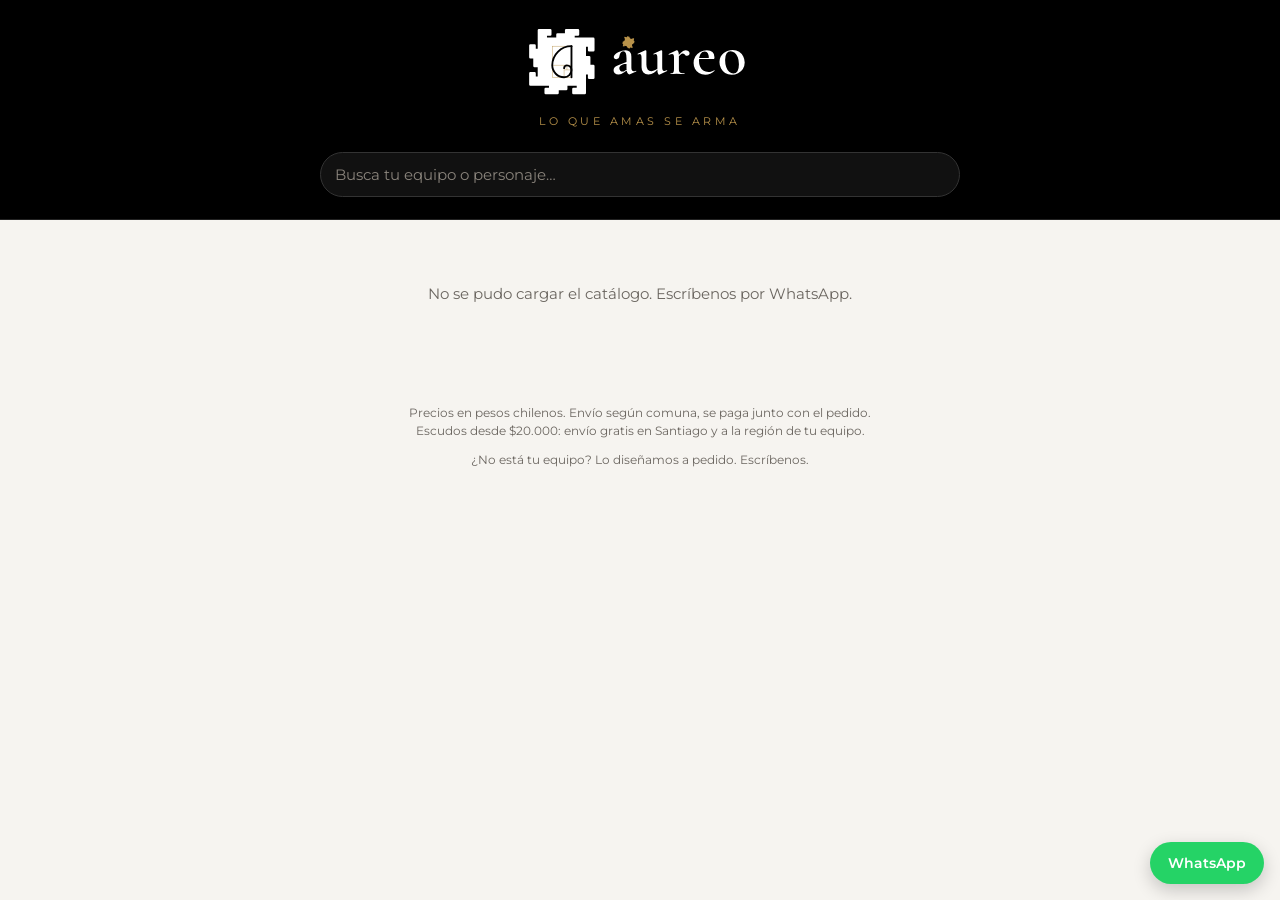
<file: catalogo-v1.html>
<!doctype html>
<html lang="es">
<head>
<meta charset="utf-8">
<meta name="robots" content="noindex">
<meta name="viewport" content="width=device-width, initial-scale=1">
<title>Catálogo Áureo</title>
<meta name="description" content="Escudos de fútbol y figuras para armar con mini bloques. Lo que amas se arma.">
<meta property="og:title" content="Catálogo Áureo">
<meta property="og:description" content="Escudos de fútbol y figuras para armar con mini bloques.">
<link rel="icon" href="isotipo.svg">
<link rel="preconnect" href="https://fonts.googleapis.com">
<link rel="preconnect" href="https://fonts.gstatic.com" crossorigin>
<link href="https://fonts.googleapis.com/css2?family=Cormorant+Garamond:wght@600&family=Montserrat:wght@400;500;600&display=swap" rel="stylesheet">
<style>
/* ======================================================================
   CONFIGURACIÓN — lo único que se toca aquí
   CSV_URL: el link «Publicar en la Web → CSV» de la Google Sheet
   «Catálogo Aureo (web)». Mientras esté vacío se usa catalogo-inicial.csv.
   ====================================================================== */
</style>
<script>
  const CSV_URL = "https://docs.google.com/spreadsheets/d/e/2PACX-1vQpK1e9OMdtPyf5vG9DKsLMx9tUmnhjs_3ckbSN4UnbKXZhn7Jxz86oyfhc9xVWI7ZMDVq_aleGiCwL/pub?gid=390431306&single=true&output=csv";
  const WHATSAPP = "56991412645";
</script>
<style>
  :root{
    --negro:#000; --blanco:#fff; --oro:#B8924A;
    --fondo:#f6f4f0; --tarjeta:#fff; --texto:#111; --suave:#6b6660; --linea:#e4dfd6;
  }
  *{box-sizing:border-box}
  html{scroll-behavior:smooth}
  body{margin:0;background:var(--fondo);color:var(--texto);font-family:Montserrat,system-ui,sans-serif;font-size:15px;line-height:1.45}
  header{background:var(--negro);color:var(--blanco);text-align:center;padding:28px 16px 22px}
  header img{height:58px;width:auto;max-width:80%}
  .frase{margin:10px 0 0;font-size:11px;letter-spacing:.32em;text-transform:uppercase;color:var(--oro)}
  .barra{position:sticky;top:0;z-index:5;background:var(--negro);padding:0 16px 12px;border-bottom:1px solid #222}
  .buscar{display:block;width:100%;max-width:640px;margin:0 auto 10px;padding:11px 14px;border-radius:999px;border:1px solid #333;background:#111;color:#fff;font:inherit}
  .buscar::placeholder{color:#8a847c}
  .chips{display:flex;gap:8px;overflow-x:auto;max-width:1100px;margin:0 auto;scrollbar-width:none;justify-content:flex-start}
  .chips::-webkit-scrollbar{display:none}
  .chip{flex:none;padding:7px 14px;border-radius:999px;border:1px solid #444;background:transparent;color:#ddd;font:500 12px Montserrat,sans-serif;letter-spacing:.04em;cursor:pointer;white-space:nowrap}
  .chip.activa{background:var(--oro);border-color:var(--oro);color:#000}
  main{max-width:1100px;margin:0 auto;padding:8px 16px 32px}
  h2{font-family:"Cormorant Garamond",Georgia,serif;font-weight:600;font-size:30px;margin:30px 0 4px;scroll-margin-top:120px}
  h2 small{font-family:Montserrat,sans-serif;font-size:12px;color:var(--suave);font-weight:500;margin-left:8px}
  .grilla{display:grid;grid-template-columns:repeat(auto-fill,minmax(160px,1fr));gap:12px;margin-top:12px}
  .card{background:var(--tarjeta);border:1px solid var(--linea);border-radius:14px;overflow:hidden;display:flex;flex-direction:column}
  .foto{position:relative;aspect-ratio:1/1;background:#fbfaf7;display:flex;align-items:center;justify-content:center}
  .foto img.p{width:100%;height:100%;object-fit:contain}
  .foto img.ph{width:34%;opacity:.35}
  .etq{position:absolute;top:8px;left:8px;background:var(--negro);color:var(--oro);font:600 10px Montserrat,sans-serif;letter-spacing:.08em;text-transform:uppercase;padding:4px 8px;border-radius:999px}
  .info{padding:10px 12px 12px;display:flex;flex-direction:column;gap:3px;flex:1}
  .nombre{font-weight:600;font-size:14px;line-height:1.25}
  .tam{font-size:12px;color:var(--suave)}
  .det{font-size:11.5px;color:var(--suave)}
  .precio{margin-top:auto;padding-top:6px;font-weight:600;font-size:16px}
  .precio s{color:var(--suave);font-weight:400;font-size:12.5px;margin-right:6px}
  .precio.consultar{font-size:13px;color:var(--suave);font-weight:500}
  .quiero{margin-top:8px;display:block;text-align:center;text-decoration:none;background:var(--negro);color:#fff;border-radius:999px;padding:8px 10px;font:600 12px Montserrat,sans-serif;letter-spacing:.04em}
  .quiero:hover{background:#222}
  .combo-l{margin-top:6px;font-size:11.5px;line-height:1.3;color:#6d5320;background:#faf3e3;border:1px solid #ecdcb6;border-radius:8px;padding:5px 7px}
  .combo-l b{color:#000}
  .combo{display:flex;gap:14px;align-items:center;margin:14px 0 4px;padding:12px;border-radius:14px;background:var(--negro);color:#fff}
  .combo img{width:96px;height:96px;flex:none;object-fit:cover;border-radius:10px;background:#fbfaf7}
  .combo .t1{font:600 11px Montserrat,sans-serif;letter-spacing:.14em;text-transform:uppercase;color:var(--oro)}
  .combo .t2{font-size:14px;font-weight:600;margin:3px 0}
  .combo .t3{font-size:12.5px;color:#ccc}
  .combo button{margin-top:8px;background:var(--oro);color:#000;border:0;border-radius:999px;padding:7px 12px;font:600 12px Montserrat,sans-serif;cursor:pointer}
  .aviso{margin:28px 0 0;padding:16px;border:1px solid var(--linea);border-radius:14px;background:#fff;font-size:13px;color:var(--suave)}
  .vacio{text-align:center;color:var(--suave);padding:40px 0}
  footer{text-align:center;font-size:12px;color:var(--suave);padding:0 16px 90px}
  .flotante{position:fixed;right:16px;bottom:16px;z-index:9;background:#25D366;color:#fff;text-decoration:none;border-radius:999px;padding:12px 18px;font:600 14px Montserrat,sans-serif;box-shadow:0 6px 18px rgba(0,0,0,.2)}
  .foto img.p{cursor:zoom-in}
  .zoom{position:absolute;right:8px;bottom:8px;width:30px;height:30px;border-radius:999px;background:rgba(0,0,0,.55);color:#fff;
        display:flex;align-items:center;justify-content:center;pointer-events:none}
  .visor{position:fixed;inset:0;z-index:20;background:rgba(0,0,0,.92);display:none;flex-direction:column;align-items:center;justify-content:center;padding:16px}
  .visor.abierto{display:flex}
  .visor img{max-width:100%;max-height:calc(100vh - 170px);object-fit:contain;border-radius:10px;background:#fbfaf7}
  .visor .pie{color:#fff;text-align:center;margin-top:14px;max-width:520px;width:100%}
  .visor .pie .n{font-weight:600;font-size:16px}
  .visor .pie .t{font-size:13px;color:#bbb;margin-top:2px}
  .visor .pie .quiero{max-width:260px;margin:12px auto 0;background:var(--oro);color:#000}
  .cerrar{position:absolute;top:12px;right:12px;width:44px;height:44px;border-radius:999px;border:0;background:rgba(255,255,255,.15);
          color:#fff;font-size:26px;line-height:1;cursor:pointer}
  @media (min-width:700px){ .grilla{grid-template-columns:repeat(auto-fill,minmax(200px,1fr));gap:16px} header img{height:70px} }
  @media print{
    .barra,.flotante,.quiero,.zoom,.visor{display:none!important}
    body{background:#fff}
    header{-webkit-print-color-adjust:exact;print-color-adjust:exact}
    .grilla{grid-template-columns:repeat(4,1fr);gap:8px}
    .card{break-inside:avoid}
    h2{break-after:avoid}
    section{break-before:auto}
  }
</style>
</head>
<body>
<header>
  <img src="logo.svg" alt="Áureo">
  <p class="frase">Lo que amas se arma</p>
</header>
<div class="barra">
  <input class="buscar" id="buscar" type="search" placeholder="Busca tu equipo o personaje…" autocomplete="off">
  <nav class="chips" id="chips"></nav>
</div>
<main id="main"><p class="vacio">Cargando catálogo…</p></main>
<footer>
  <p>Precios en pesos chilenos. Envío según comuna, se paga junto con el pedido.<br>
  Escudos desde $20.000: envío gratis en Santiago y a la región de tu equipo.</p>
  <p>¿No está tu equipo? Lo diseñamos a pedido. Escríbenos.</p>
</footer>
<a class="flotante" id="flotante" target="_blank" rel="noopener">WhatsApp</a>
<div class="visor" id="visor" role="dialog" aria-modal="true" aria-label="Foto ampliada">
  <button class="cerrar" id="cerrar" aria-label="Cerrar">×</button>
  <img id="visorImg" alt="">
  <div class="pie"><div class="n" id="visorN"></div><div class="t" id="visorT"></div>
    <a class="quiero" id="visorQ" target="_blank" rel="noopener">Lo quiero</a></div>
</div>

<script>
const ORDEN = ["Escudos de fútbol","Figuras 3D mini","Figuras 3D grandes","Figuras 2D","Camisetas personalizadas","Personalizados"];

function parseCSV(t){
  const filas=[]; let f=[], c="", q=false;
  for(let i=0;i<t.length;i++){
    const ch=t[i];
    if(q){ if(ch=='"'){ if(t[i+1]=='"'){c+='"';i++} else q=false } else c+=ch }
    else if(ch=='"') q=true;
    else if(ch==','){ f.push(c); c="" }
    else if(ch=='\n'||ch=='\r'){ if(ch=='\r'&&t[i+1]=='\n') i++; f.push(c); filas.push(f); f=[]; c="" }
    else c+=ch;
  }
  if(c!==""||f.length){ f.push(c); filas.push(f) }
  return filas;
}
const norm = s => (s||"").normalize("NFD").replace(/[̀-ͯ]/g,"").toLowerCase().trim();
const clp = n => "$" + Number(n).toLocaleString("es-CL");
const num = s => { const d=String(s||"").replace(/[^\d]/g,""); return d?Number(d):0 };
const esc = s => String(s||"").replace(/[&<>"]/g, m=>({"&":"&amp;","<":"&lt;",">":"&gt;",'"':"&quot;"}[m]));

// Un link de Drive («Compartir → cualquier persona con el link») se convierte en imagen directa.
function foto(url){
  url=(url||"").trim(); if(!url) return "";
  const m = url.match(/\/d\/([\w-]{20,})/) || url.match(/[?&]id=([\w-]{20,})/);
  if(m && /drive\.google|docs\.google/.test(url)) return "https://lh3.googleusercontent.com/d/"+m[1]+"=w600";
  return url;
}
// Sin link en la planilla, se busca fotos/<nombre-del-producto>.jpg (ej. fotos/colo-colo.jpg).
const slug = s => norm(s).replace(/[^a-z0-9]+/g,"-").replace(/^-|-$/g,"");
const wa = txt => "https://wa.me/"+WHATSAPP+"?text="+encodeURIComponent(txt);

let productos=[], categoria="Todo";

async function cargar(){
  const url = CSV_URL ? CSV_URL + (CSV_URL.includes("?")?"&":"?") + "t=" + Date.now() : "catalogo-inicial.csv";
  const r = await fetch(url, {cache:"no-store"});
  const filas = parseCSV(await r.text()).filter(f=>f.some(x=>x.trim()));
  const enc = filas.shift().map(norm);
  const col = n => enc.findIndex(h=>h.startsWith(n));
  const K = {mostrar:col("mostrar"),cat:col("categoria"),prod:col("producto"),tam:col("tamano"),precio:col("precio venta")>=0?col("precio venta"):col("precio"),
             antes:col("precio antes"),etq:col("etiqueta"),det:col("detalle"),foto:col("foto")};
  productos = filas.map(f=>({
    mostrar: norm(f[K.mostrar]||"si"), cat:(f[K.cat]||"Otros").trim(), nombre:(f[K.prod]||"").trim(),
    tam:(f[K.tam]||"").trim(), precio:num(f[K.precio]), antes:num(f[K.antes]), etq:(f[K.etq]||"").trim(),
    det:(f[K.det]||"").trim(), foto:foto(f[K.foto])
  })).filter(p=>p.nombre && !["no","n","0"].includes(p.mostrar));
  pintar();
}

function categorias(){
  const set=[...new Set(productos.map(p=>p.cat))];
  return set.sort((a,b)=>{ const ia=ORDEN.indexOf(a), ib=ORDEN.indexOf(b); return (ia<0?99:ia)-(ib<0?99:ib) });
}

function tarjeta(p){
  const precio = p.precio
    ? `<div class="precio">${p.antes>p.precio?`<s>${clp(p.antes)}</s>`:""}${clp(p.precio)}</div>`
    : `<div class="precio consultar">Precio a consultar</div>`;
  const src = p.foto || `fotos/${slug(p.nombre)}.jpg`;
  const img = `<img class="p" src="${esc(src)}" alt="${esc(p.nombre)}" loading="lazy" data-i="${productos.indexOf(p)}" onerror="this.onerror=null;this.className='ph';this.alt='';this.src='isotipo.svg';this.nextElementSibling&&this.nextElementSibling.remove()"><span class="zoom" aria-hidden="true"><svg width="15" height="15" viewBox="0 0 24 24" fill="none" stroke="currentColor" stroke-width="2.4" stroke-linecap="round"><circle cx="11" cy="11" r="7"/><path d="M21 21l-4.3-4.3M11 8v6M8 11h6"/></svg></span>`;
  const msg = `Hola Áureo, me interesa: ${p.nombre}${p.tam?` (${p.tam})`:""}. ¿Me cuentas más?`;
  return `<article class="card">
    <div class="foto">${img}${p.etq?`<span class="etq">${esc(p.etq)}</span>`:""}</div>
    <div class="info">
      <div class="nombre">${esc(p.nombre)}</div>
      ${p.tam?`<div class="tam">${esc(p.tam)}</div>`:""}
      ${p.det?`<div class="det">${esc(p.det)}</div>`:""}
      ${precio}
      ${esEscudo(p)&&combo()?`<div class="combo-l">👕 + tu camiseta con nombre: <b>${clp(combo().precio)}</b></div>`:""}
      <a class="quiero" href="${wa(msg)}" target="_blank" rel="noopener">Lo quiero</a>
    </div></article>`;
}

// Combo camiseta (Hilo D2): el precio sale de la fila «Camiseta personalizada (con escudo)» de la planilla.
const esEscudo = p => p.cat==="Escudos de fútbol" && !/a pedido/i.test(p.nombre);
const combo = () => productos.find(p=>/camiseta/i.test(p.nombre) && /con escudo/i.test(p.nombre) && p.precio) || null;
const sola  = () => productos.find(p=>/camiseta/i.test(p.nombre) && /sola/i.test(p.nombre) && p.precio) || null;
function bannerCombo(){
  const c=combo(); if(!c) return "";
  const s=sola();
  const src = c.foto || `fotos/${slug(c.nombre)}.jpg`;
  return `<div class="combo"><img src="${esc(src)}" alt="Escudo y camiseta personalizada" loading="lazy" onerror="this.remove()">
    <div><div class="t1">Combo hincha</div>
    <div class="t2">Con tu escudo, tu camiseta con nombre y número a ${clp(c.precio)}${s?` <span style="color:#999;font-weight:400">(sola ${clp(s.precio)})</span>`:""}</div>
    <div class="t3">${esc(c.det||"")}</div>
    <button type="button" data-ir="Camisetas personalizadas">Ver camisetas</button></div></div>`;
}

function pintar(){
  const cats=categorias();
  document.getElementById("chips").innerHTML = ["Todo",...cats].map(c=>
    `<button class="chip${c===categoria?" activa":""}" data-c="${esc(c)}">${esc(c)}</button>`).join("");
  const q=norm(document.getElementById("buscar").value);
  const lista=productos.filter(p=>(categoria==="Todo"||p.cat===categoria) && (!q||norm(p.nombre+" "+p.cat).includes(q)));
  const main=document.getElementById("main");
  if(!lista.length){ main.innerHTML=`<p class="vacio">No encontramos «${esc(q)}». Escríbenos por WhatsApp: lo diseñamos a pedido.</p>`; return }
  main.innerHTML = cats.filter(c=>lista.some(p=>p.cat===c)).map(c=>{
    const ps=lista.filter(p=>p.cat===c);
    return `<section><h2 id="${esc(norm(c).replace(/\s+/g,"-"))}">${esc(c)}<small>${ps.length}</small></h2>
      ${c==="Escudos de fútbol"?bannerCombo():""}
      <div class="grilla">${ps.map(tarjeta).join("")}</div></section>`;
  }).join("");
}

document.getElementById("chips").addEventListener("click",e=>{
  const b=e.target.closest(".chip"); if(!b) return;
  categoria=b.dataset.c; pintar(); window.scrollTo({top:document.querySelector("main").offsetTop-110,behavior:"smooth"});
});
document.getElementById("buscar").addEventListener("input",pintar);

// Foto grande: tocar la foto la abre a pantalla completa; se cierra con ×, tocando afuera, Esc o el botón Atrás.
const visor=document.getElementById("visor");
function abrirVisor(p, src){
  document.getElementById("visorImg").src=src; document.getElementById("visorImg").alt=p.nombre;
  document.getElementById("visorN").textContent=p.nombre;
  document.getElementById("visorT").textContent=[p.tam, p.precio?clp(p.precio):""].filter(Boolean).join(" · ");
  document.getElementById("visorQ").href=wa(`Hola Áureo, me interesa: ${p.nombre}${p.tam?` (${p.tam})`:""}. ¿Me cuentas más?`);
  visor.classList.add("abierto"); document.body.style.overflow="hidden";
  history.pushState({visor:1},"");
}
function cerrarVisor(desdeHistorial){
  if(!visor.classList.contains("abierto")) return;
  visor.classList.remove("abierto"); document.body.style.overflow="";
  if(!desdeHistorial && history.state && history.state.visor) history.back();
}
document.getElementById("main").addEventListener("click",e=>{
  const ir=e.target.closest("[data-ir]");
  if(ir){ categoria=ir.dataset.ir; pintar(); window.scrollTo({top:document.querySelector("main").offsetTop-110,behavior:"smooth"}); return; }
  const i=e.target.closest("img.p"); if(!i) return;
  abrirVisor(productos[+i.dataset.i], i.currentSrc||i.src);
});
document.getElementById("cerrar").addEventListener("click",()=>cerrarVisor());
visor.addEventListener("click",e=>{ if(e.target===visor) cerrarVisor(); });
document.addEventListener("keydown",e=>{ if(e.key==="Escape") cerrarVisor(); });
window.addEventListener("popstate",()=>cerrarVisor(true));
document.getElementById("flotante").href = wa("Hola Áureo, vi el catálogo y tengo una consulta.");
cargar().catch(()=>{ document.getElementById("main").innerHTML='<p class="vacio">No se pudo cargar el catálogo. Escríbenos por WhatsApp.</p>' });
</script>
</body>
</html>
</file>
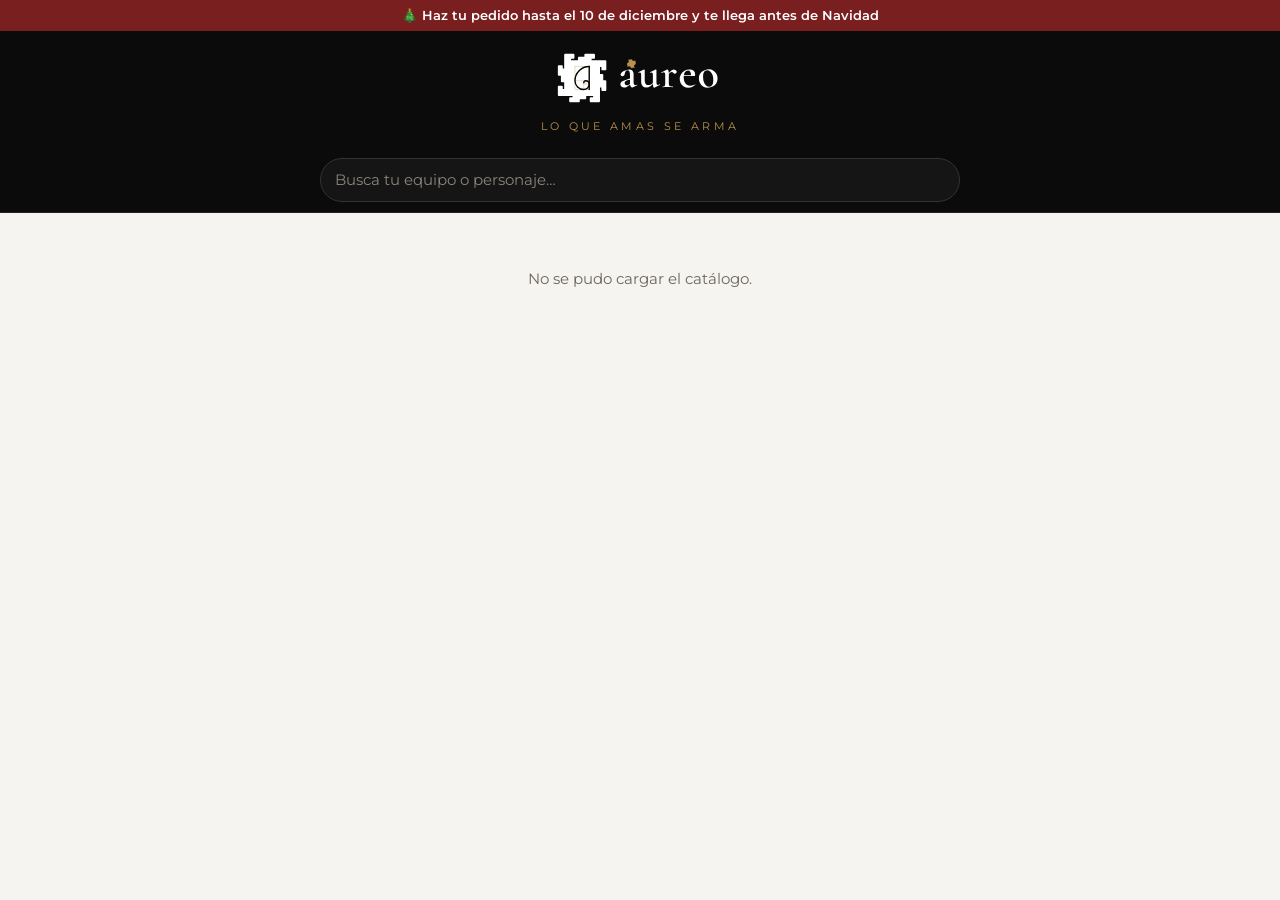
<file: prototipo.html>
<!doctype html>
<html lang="es"><head><meta charset="utf-8"><meta name="robots" content="noindex">
<title>Catálogo Áureo</title>
<script>location.replace("./" + location.hash);</script>
<meta http-equiv="refresh" content="0; url=./">
</head><body><p>El catálogo se movió a <a href="./">aureocl.github.io</a>.</p></body></html>
</file>
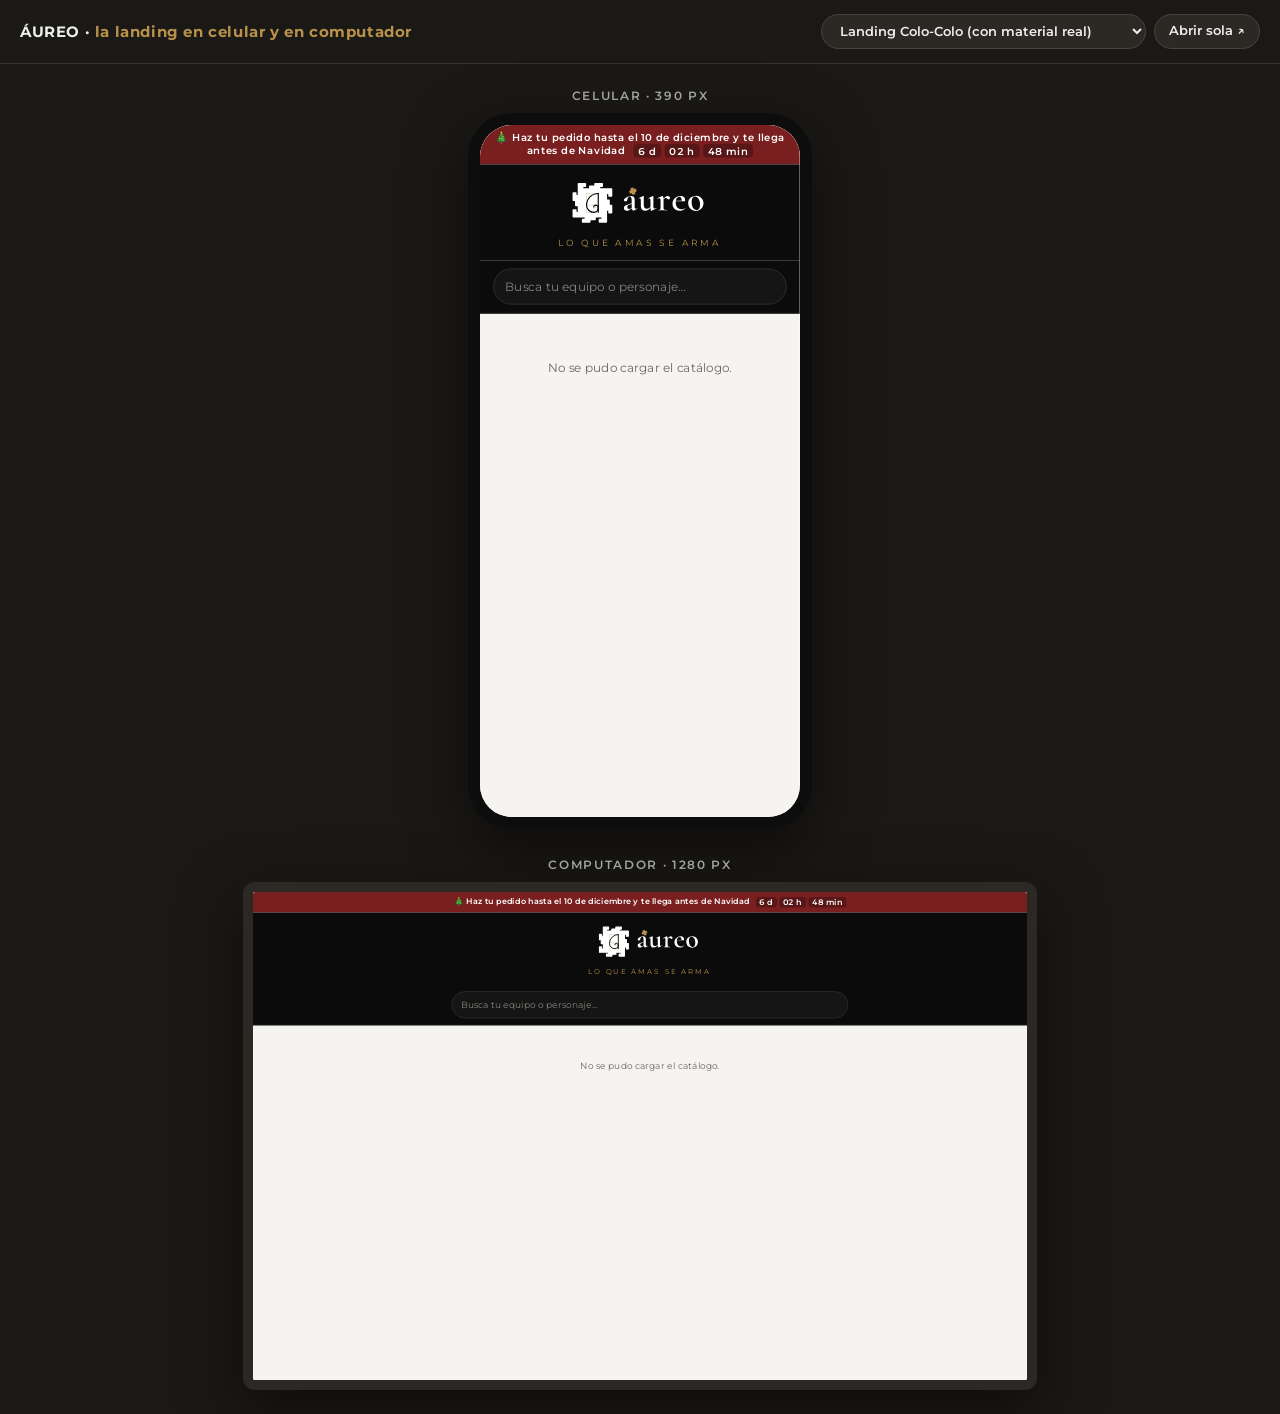
<file: vistas.html>
<!doctype html>
<html lang="es">
<head>
<meta charset="utf-8">
<meta name="robots" content="noindex,nofollow">
<meta name="viewport" content="width=device-width, initial-scale=1">
<title>Áureo · computador y celular</title>
<link href="https://fonts.googleapis.com/css2?family=Montserrat:wght@500;600;700&display=swap" rel="stylesheet">
<style>
  :root{--fondo:#1b1916;--texto:#eee;--oro:#B8924A}
  *{box-sizing:border-box}
  body{margin:0;background:var(--fondo);color:var(--texto);font-family:Montserrat,system-ui,sans-serif}
  header{display:flex;flex-wrap:wrap;gap:10px 18px;align-items:center;justify-content:space-between;padding:14px 20px;border-bottom:1px solid #333}
  header h1{font-size:15px;margin:0;font-weight:700;letter-spacing:.04em}
  header h1 span{color:var(--oro)}
  .vistas{display:flex;gap:28px;justify-content:center;align-items:flex-start;padding:24px 16px;flex-wrap:wrap}
  .marco{display:flex;flex-direction:column;align-items:center;gap:10px}
  .etq{font-size:12px;font-weight:600;letter-spacing:.14em;text-transform:uppercase;color:#aaa}
  .pc{width:calc(1280px * var(--e));height:calc(820px * var(--e));border-radius:12px;overflow:hidden;border:10px solid #2c2925;box-shadow:0 20px 60px rgba(0,0,0,.5);background:#fff}
  .pc iframe{width:1280px;height:820px;border:0;transform:scale(var(--e));transform-origin:0 0}
  .cel{width:calc(390px * var(--c) + 24px);height:calc(844px * var(--c) + 24px);border-radius:44px;padding:12px;background:#0d0d0d;box-shadow:0 20px 60px rgba(0,0,0,.5)}
  .cel>div{width:calc(390px * var(--c));height:calc(844px * var(--c));border-radius:32px;overflow:hidden;background:#fff}
  .cel iframe{width:390px;height:844px;border:0;transform:scale(var(--c));transform-origin:0 0}
  select,a.btn{background:#2c2925;color:#eee;border:1px solid #444;border-radius:999px;padding:8px 14px;font:600 12.5px Montserrat;text-decoration:none}
  @media(max-width:700px){.pc{display:none}.etq.pc-e{display:none}}
  @media(max-width:1500px){.vistas{flex-direction:column;align-items:center}}
</style>
</head>
<body>
<header>
  <h1>ÁUREO · <span>la landing en celular y en computador</span></h1>
  <div style="display:flex;gap:8px;flex-wrap:wrap">
    <select id="ir">
      <option value="#p/colo-colo">Landing Colo-Colo (con material real)</option>
      <option value="#p/deportes-temuco">Landing Deportes Temuco (sin material)</option>
      <option value="">Catálogo (portada)</option>
      <option value="#pedido">Tu pedido (checkout)</option>
    </select>
    <a class="btn" id="abrir" href="index.html#p/colo-colo" target="_blank">Abrir sola ↗</a>
  </div>
</header>
<div class="vistas">
  <div class="marco"><div class="etq">Celular · 390 px</div><div class="cel" style="--c:.82"><div><iframe id="fCel" src="index.html#p/colo-colo" title="Celular"></iframe></div></div></div>
  <div class="marco"><div class="etq pc-e">Computador · 1280 px</div><div class="pc" style="--e:.62"><iframe id="fPc" src="index.html#p/colo-colo" title="Computador"></iframe></div></div>
</div>
<script>
  document.getElementById("ir").onchange = e => {
    const h = e.target.value;
    ["fPc","fCel"].forEach(id => { const f = document.getElementById(id); f.src = "index.html" + h + (h ? "" : "#"); });
    document.getElementById("abrir").href = "index.html" + h;
  };
</script>
</body>
</html>
</file>
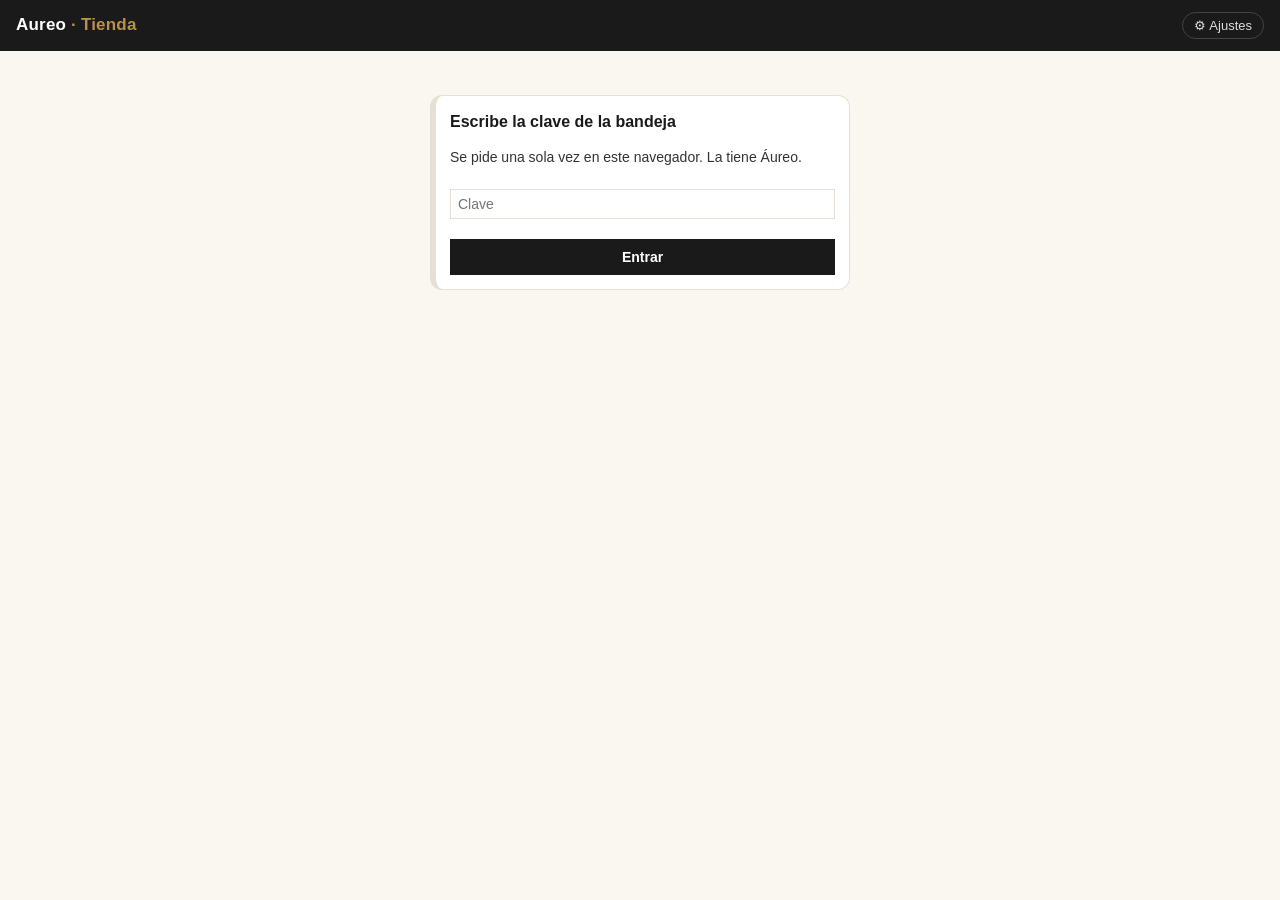
<file: bandeja/nueva.html>
<!DOCTYPE html>
<!-- NO EDITAR AQUÍ: se genera desde el repo Aureo, clientes-pedidos/pedidos-web/Panel.html con publicar_bandeja.py. La clave no va aquí: la página la pide y la recuerda. -->
<html lang="es">
<head>
<base target="_top">
<meta charset="utf-8">
<meta name="viewport" content="width=device-width, initial-scale=1">
<meta name="robots" content="noindex, nofollow">
<title>Pedidos web · Aureo</title>
<style>
  :root{--negro:#1A1A1A;--oro:#B8924A;--crema:#FAF7F0;--linea:#E6E0D4;--gris:#6B6B6B;--verde:#1E7B4A;--rojo:#B3261E;--aviso:#FFF4D6;--info:#EAF1FB;
    --lila:#8B5CC9;--lila-suave:#F3ECFC;--celeste:#2F86C8;--celeste-suave:#E6F2FB}
  *{box-sizing:border-box}
  body{margin:0;background:var(--crema);color:var(--negro);font:15px/1.45 -apple-system,BlinkMacSystemFont,"Segoe UI",Roboto,sans-serif}
  header{position:sticky;top:0;z-index:5;background:var(--negro);color:#fff;padding:12px 16px}
  .fila-h{display:flex;justify-content:space-between;align-items:center;gap:10px}
  header h1{margin:0;font-size:17px;font-weight:700;letter-spacing:.2px}
  header h1 span{color:var(--oro)}
  #ajustesBtn{background:none;border:1px solid #444;color:#ddd;border-radius:999px;padding:5px 11px;font-size:13px;cursor:pointer}
  .barra{display:flex;gap:8px;margin-top:10px;flex-wrap:wrap;align-items:center}
  .tab{border:1px solid #444;background:transparent;color:#ddd;border-radius:999px;padding:6px 12px;font-size:14px;cursor:pointer}
  .tab.on{background:var(--oro);border-color:var(--oro);color:#111;font-weight:700}
  .tab b{font-variant-numeric:tabular-nums}
  #buscar{flex:1;min-width:160px;border:0;border-radius:8px;padding:7px 10px;font-size:14px}
  #refrescar{background:none;border:0;color:#ddd;font-size:13px;cursor:pointer;text-decoration:underline}

  .layout{max-width:1180px;margin:0 auto;padding:14px 16px 60px;display:grid;grid-template-columns:minmax(0,1fr) 340px;gap:18px;align-items:start}
  @media (max-width:980px){.layout{grid-template-columns:minmax(0,1fr)}#resumen{order:-1}}
  #lista{min-width:0}
  .vacio{color:var(--gris);text-align:center;padding:40px 0}

  /* Resumen de lo que hay que armar (solo pedidos pagados y sin enviar) */
  #resumen{background:#fff;border:1px solid var(--linea);border-radius:12px;padding:14px;position:sticky;top:120px}
  @media (max-width:980px){#resumen{position:static}}
  #resumen h2{margin:0 0 4px;font-size:16px}
  #resumen .sub{color:var(--gris);font-size:13px;margin-bottom:10px}
  #resumen table{width:100%;border-collapse:collapse;font-size:14px}
  #resumen td{padding:5px 0;border-top:1px solid var(--linea);vertical-align:top}
  #resumen td.n{text-align:right;font-weight:700;font-variant-numeric:tabular-nums;width:44px}
  #resumen h3{font-size:13px;margin:14px 0 4px;color:var(--gris);font-weight:600;text-transform:uppercase;letter-spacing:.04em}
  #resumen ul{margin:0;padding-left:18px;font-size:13px}
  #resumen li{margin:2px 0}
  .pildoras{display:flex;gap:6px;flex-wrap:wrap;margin-bottom:10px}
  .pil{border-radius:999px;padding:3px 10px;font-size:12px;font-weight:600}
  .pil.paket{background:var(--lila-suave);color:var(--lila)}
  .pil.blue{background:var(--celeste-suave);color:var(--celeste)}
  /* Empacados: filtro Paket / Blue (24-nov-2026) */
  .subtabs{display:flex;gap:8px;flex-wrap:wrap;margin:0 0 12px}
  .subtabs button{border:1px solid var(--linea);background:#fff;color:var(--negro);border-radius:999px;padding:7px 14px;font-size:14px;font-weight:600;cursor:pointer}
  .subtabs button.on{background:var(--negro);border-color:var(--negro);color:#fff}
  .subtabs button.paket.on{background:var(--lila);border-color:var(--lila)}
  .subtabs button.blue.on{background:var(--celeste);border-color:var(--celeste)}
  .grupo{font-size:13px;font-weight:700;margin:14px 0 8px;padding:4px 10px;border-radius:8px;display:inline-block}
  .grupo.paket{background:var(--lila-suave);color:var(--lila)}
  .grupo.blue{background:var(--celeste-suave);color:var(--celeste)}
  details.res-movil>summary{font-weight:700;font-size:15px;color:var(--negro);list-style:none}
  @media (min-width:981px){details.res-movil>summary{pointer-events:none}}
  @media (max-width:980px){details.res-movil>summary::after{content:'  ▾ toca para ver';font-weight:400;font-size:13px;color:var(--gris)}details.res-movil[open]>summary::after{content:''}}

  .card{background:#fff;border:1px solid var(--linea);border-left:6px solid var(--linea);border-radius:12px;padding:14px;margin-bottom:12px}
  .card.paket{border-left-color:var(--lila);background:linear-gradient(90deg,var(--lila-suave),#fff 140px)}
  .card.blue{border-left-color:var(--celeste);background:linear-gradient(90deg,var(--celeste-suave),#fff 140px)}
  .card.descartado{opacity:.6}
  /* Enviados como tabla tipo Excel (24-nov-2026): una fila por pedido, la primera columna dice si abrió las instrucciones */
  .layout.ancho{grid-template-columns:minmax(0,1fr)}.layout.ancho #resumen{display:none}
  .tabla-env{overflow-x:auto;background:#fff;border:1px solid var(--linea);border-radius:12px}
  .tabla-env table{width:100%;border-collapse:collapse;font-size:14px;min-width:820px}
  .tabla-env th{text-align:left;font-size:12px;color:var(--gris);font-weight:700;padding:10px;border-bottom:2px solid var(--linea);background:var(--crema);position:sticky;top:0;white-space:nowrap}
  .tabla-env td{padding:12px 10px;border-bottom:1px solid var(--linea);vertical-align:middle}
  .tabla-env tr:hover td{background:#fafafa}
  .tabla-env tr.paket td:first-child{box-shadow:inset 5px 0 var(--lila)}
  .tabla-env tr.blue td:first-child{box-shadow:inset 5px 0 var(--celeste)}
  .tabla-env .vio{color:var(--verde);font-weight:700;white-space:nowrap}
  .tabla-env .novio{color:var(--gris);white-space:nowrap}
  .tabla-env .chico{font-size:12px;color:var(--gris);display:block;font-weight:400}
  .tabla-env .acc{display:flex;gap:6px;white-space:nowrap}
  .tabla-env .acc a,.tabla-env .acc button{border:1px solid var(--linea);background:#fff;border-radius:8px;padding:5px 9px;font-size:13px;cursor:pointer;text-decoration:none;color:var(--negro)}
  .tabla-env .acc a.wsp{background:#25D366;border-color:#25D366;color:#fff}
  .tabla-env .acc a.wsp.rec{background:#fff4cc;border-color:#e0b400;color:var(--negro)}
  .tabla-env tr.cargando{opacity:.5;pointer-events:none}
  /* Cuadrito «Datos de envío» al lado de cada pedido (24-nov-2026): se muestra u oculta con el botón 📋 de la barra */
  .card.con-datos{display:grid;grid-template-columns:minmax(0,1fr) 260px;gap:14px;align-items:start}
  .cuerpo{min-width:0}
  @media (max-width:720px){.card.con-datos{grid-template-columns:minmax(0,1fr)}}
  .caja-datos .tit{font-size:13px;font-weight:700;margin-bottom:6px}
  .paket .caja-datos .tit{color:var(--lila)}
  .blue .caja-datos .tit{color:var(--celeste)}
  #verDatos{border:1px solid #444;background:transparent;color:#ddd;border-radius:999px;padding:6px 12px;font-size:14px;cursor:pointer}
  #verDatos.on{background:var(--oro);border-color:var(--oro);color:#111;font-weight:700}
  .cab{display:flex;justify-content:space-between;gap:10px;align-items:flex-start}
  .cab .id{font-weight:700}
  .cab .cuando{color:var(--gris);font-size:13px}
  .badge{display:inline-block;margin-top:4px;border-radius:999px;padding:2px 9px;font-size:12px;font-weight:700}
  .paket .badge{background:var(--lila);color:#fff}
  .blue .badge{background:var(--celeste);color:#fff}
  .acciones .empacar{background:#b8860b;color:#fff}
  .cambiar-emp{margin:4px 0 0 6px;border:1px solid var(--borde,#ddd);background:#fff;color:inherit;border-radius:999px;padding:2px 10px;font-size:12px;font-weight:600;cursor:pointer}
  .total{font-size:20px;font-weight:800;white-space:nowrap;font-variant-numeric:tabular-nums}
  .cliente{margin:8px 0 4px;font-size:16px;font-weight:600}
  .datos{color:#333;font-size:14px}
  .datos a{color:var(--verde);font-weight:600}
  .pidio{white-space:pre-wrap;background:var(--crema);border-radius:8px;padding:10px;margin:10px 0;font-size:14px}
  .aviso{background:var(--aviso);border-radius:8px;padding:6px 10px;margin:6px 0;font-size:13px}
  .info{background:var(--info);border-radius:8px;padding:6px 10px;margin:6px 0;font-size:13px}
  details{margin:8px 0}
  summary{cursor:pointer;color:var(--gris);font-size:13px}
  .fl{border-top:1px solid var(--linea);padding:8px 0;display:grid;grid-template-columns:1fr 1fr 1fr 28px;gap:6px;align-items:end}
  .fl .prod{grid-column:1/4}
  .fl label{font-size:11px;color:var(--gris);display:block}
  .fl input{width:100%;border:1px solid var(--linea);border-radius:6px;padding:6px 7px;font-size:14px}
  .fl input.num{text-align:right}
  .fl .sin{color:var(--rojo);font-size:11px;display:block;margin-top:2px}
  .fl button{border:0;background:none;color:var(--gris);cursor:pointer;font-size:18px;grid-row:1;grid-column:4}
  .mas{border:0;background:none;color:var(--verde);cursor:pointer;font-size:13px;padding:4px 0}
  .acciones{display:flex;gap:8px;margin-top:12px;flex-wrap:wrap}
  .acciones button,.btn{flex:1;min-width:120px;border:0;border-radius:10px;padding:11px 10px;font-size:15px;font-weight:700;cursor:pointer}
  .javi,.caro,.enviar{background:var(--verde);color:#fff}
  .enviar[disabled]{background:#9DBFAD;cursor:not-allowed}
  .descartar,.suave{background:#eee;color:#333;flex:0 0 auto!important;min-width:0!important}
  .wsp{background:#25D366;color:#fff}
  .estado{margin-top:10px;font-weight:600;color:var(--verde)}
  .estado.gris{color:var(--gris)}
  .estado button{margin-left:8px;border:1px solid var(--linea);background:#fff;border-radius:8px;padding:4px 10px;cursor:pointer}

  /* Envío: datos para Paket/Blue, seguimiento y foto */
  .envio{border-top:1px dashed var(--linea);margin-top:10px;padding-top:10px;display:grid;gap:10px}
  .datos-envio{background:#fff;border:1px solid var(--linea);border-radius:10px;padding:8px 10px}
  .dato{display:flex;justify-content:space-between;gap:10px;align-items:center;padding:5px 0;border-bottom:1px solid var(--linea)}
  .dato:last-of-type{border-bottom:0}
  .dato span{font-size:11px;color:var(--gris);display:block}
  .dato b{font-weight:600;word-break:break-word}
  .copiar{border:1px solid var(--linea);background:#fff;border-radius:8px;padding:4px 10px;font-size:13px;cursor:pointer;white-space:nowrap}
  .copiar-todo{margin-top:6px;width:100%;border:0;background:var(--negro);color:#fff;border-radius:8px;padding:8px;font-weight:600;cursor:pointer}
  .seg{display:flex;gap:8px}
  .seg input{flex:1;min-width:0;border:1px solid var(--linea);border-radius:8px;padding:9px 10px;font-size:15px}
  .seg button{border:0;border-radius:8px;padding:0 14px;background:var(--negro);color:#fff;font-weight:600;cursor:pointer}
  .lbl{font-size:12px;color:var(--gris);font-weight:600}
  .foto{display:flex;gap:10px;align-items:center;flex-wrap:wrap}
  .foto label.subir{border:1px solid var(--negro);border-radius:8px;padding:8px 12px;font-weight:600;cursor:pointer;background:#fff}
  .foto input{display:none}
  .foto a{color:var(--verde);font-weight:600}
  .ok{color:var(--verde);font-weight:600}

  #toast{position:fixed;left:50%;bottom:20px;transform:translateX(-50%);background:var(--negro);color:#fff;padding:10px 16px;border-radius:10px;font-size:14px;display:none;max-width:90%;z-index:30}
  .cargando{opacity:.5;pointer-events:none}
  .modal{position:fixed;inset:0;background:rgba(0,0,0,.45);display:none;align-items:center;justify-content:center;padding:16px;z-index:20}
  .modal .caja{background:#fff;border-radius:14px;padding:18px;max-width:460px;width:100%;max-height:90vh;overflow:auto}
  #mTxt{white-space:pre-line}
  .modal .botones{display:flex;gap:8px;margin-top:16px}
  .modal .botones button{flex:1;border:0;border-radius:10px;padding:11px;font-size:15px;font-weight:700;cursor:pointer}
  #mSi,#aGuardar{background:var(--verde);color:#fff}#mNo,#aCerrar{background:#eee;color:#333}
  .vista-msj{white-space:pre-wrap;background:var(--crema);border-radius:8px;padding:10px;font-size:14px;margin-top:8px}
  .modal label.campo{display:block;font-size:13px;color:var(--gris);margin-top:10px}
  .modal label.campo input,.modal label.campo textarea{display:block;width:100%;margin-top:4px;border:1px solid var(--linea);border-radius:8px;padding:8px;font:inherit;color:var(--negro)}
  .modal textarea{min-height:150px}
  .chk{display:flex;gap:8px;align-items:center;margin-top:10px;font-size:14px}

  /* ---------- Bandeja sobria (Áureo, 25-nov-2026): lista a la izquierda y el pedido a la derecha, partido en
     «Para copiar» y «Pedido». Negro, dorado y crema, sin esquinas redondas. BLUE negro · PUNTO borde negro · PAKET dorado. ---------- */
  .layout{grid-template-columns:minmax(0,1fr)!important;max-width:1280px}
  #resumen.arriba{position:static;border-radius:0;margin:0 0 12px;padding:10px 14px}
  #resumen.arriba details.res-movil>summary{pointer-events:auto;cursor:pointer}
  #resumen.arriba table{max-width:520px}
  .pil{border-radius:0}.pil.paket{background:var(--oro);color:#fff}.pil.blue{background:var(--negro);color:#fff}
  .tab,#buscar{border-radius:0}
  .tag{display:inline-block;font-size:10px;font-weight:700;letter-spacing:.06em;padding:2px 6px;margin-right:7px;vertical-align:2px;line-height:1.2;white-space:nowrap}
  .tag.tb{background:var(--negro);color:#fff;border:1px solid var(--negro)}
  .tag.tbp{background:#fff;color:var(--negro);border:1px solid var(--negro)}
  .tag.tp{background:var(--oro);color:#fff;border:1px solid var(--oro)}
  .tag.tf{background:#EFEAE0;color:var(--gris);border:1px solid var(--linea)}
  .md{display:grid;grid-template-columns:290px minmax(0,1fr);border:1px solid var(--linea);background:#fff;align-items:start}
  .md-lista{border-right:1px solid var(--linea);max-height:calc(100vh - 150px);overflow:auto;position:sticky;top:110px}
  .it{display:block;width:100%;text-align:left;border:0;border-bottom:1px solid var(--linea);background:#fff;padding:10px 12px;font:inherit;font-size:14px;color:var(--negro);cursor:pointer}
  .it:hover{background:var(--crema)}
  .it.on{background:var(--crema);box-shadow:inset 3px 0 var(--oro)}
  .it b{font-weight:600}
  .it-s{display:flex;justify-content:space-between;gap:8px;color:var(--gris);font-size:12px;margin-top:3px}
  .it-s span{color:var(--negro);font-variant-numeric:tabular-nums}
  .md-det{min-width:0}
  .md-det .card{border:0;border-radius:0;margin:0;background:#fff;padding:16px 20px}
  .det-cab{display:flex;justify-content:space-between;gap:12px;align-items:flex-start;padding-bottom:12px;border-bottom:1px solid var(--linea)}
  .det-nom{font-size:18px}
  .det-sub{color:var(--gris);font-size:12px;margin-top:4px}
  .det-sub a{color:var(--negro)}
  .det-der{display:flex;flex-direction:column;align-items:flex-end;gap:6px}
  .det-der .suave{border:1px solid var(--linea);background:#fff;padding:5px 12px;font:600 13px inherit;cursor:pointer;color:var(--negro)}
  .det-cols{display:grid;grid-template-columns:minmax(0,1fr) minmax(0,1.2fr)}
  .det-copiar{padding:14px 20px 4px 0;border-right:1px solid var(--linea);min-width:0}
  .det-pedido{padding:14px 0 4px 20px;min-width:0}
  .det-cols .tit{font-size:11px;font-weight:700;letter-spacing:.07em;text-transform:uppercase;color:var(--gris);margin-bottom:8px}
  .datos-envio{border:0;border-radius:0;padding:0;background:none}
  .dato{padding:7px 0}
  .copiar{border-radius:0;color:var(--oro);font-weight:700}
  .copiar-todo{border-radius:0;margin-top:10px}
  .pidio{border-radius:0;margin:0 0 10px}
  .aviso,.info{border-radius:0}
  .acciones button,.btn{border-radius:0;font-size:14px;padding:10px}
  .javi,.caro,.enviar{background:var(--negro);color:#fff}
  .enviar[disabled]{background:#b9b5ad}
  .acciones .empacar{background:var(--oro);color:#fff}
  .descartar,.suave{background:#fff;color:var(--negro);border:1px solid var(--linea)!important}
  .estado{color:var(--negro)}
  .cambiar-emp{border-radius:0;margin:0}
  .fl input,.seg input,.seg button,.foto label.subir{border-radius:0}
  .subtabs button{border-radius:0}
  .subtabs button.paket.on,.subtabs button.blue.on{background:var(--negro);border-color:var(--negro)}
  .tabla-env{border-radius:0}
  .tabla-env tr.paket td:first-child,.tabla-env tr.blue td:first-child{box-shadow:none}
  .tabla-env .acc a,.tabla-env .acc button{border-radius:0}
  .tabla-env .acc a.wsp{background:#fff;border-color:var(--linea);color:var(--negro)}
  .tabla-env .acc a.wsp.rec{background:#fff;border-color:var(--oro);color:var(--negro)}
  .tabla-env .vio{color:var(--negro)}
  .modal .caja,.modal .botones button,.modal label.campo input,.modal label.campo textarea{border-radius:0}
  #mSi,#aGuardar,#eSi{background:var(--negro);color:#fff}#eNo{background:#eee;color:#333}
  .modal .caja.ancha{max-width:680px}
  .e-grid{display:grid;grid-template-columns:1fr 1fr;gap:0 12px}.e-grid .ancho{grid-column:1/-1}
  .modal label.campo select{display:block;width:100%;margin-top:4px;border:1px solid var(--linea);padding:8px;font:inherit;background:#fff;color:var(--negro)}
  .e-suma{font-size:13px;color:var(--gris);margin:4px 0 0}.e-suma.mal{color:var(--rojo);font-weight:600}
  @media (max-width:820px){
    .md{grid-template-columns:minmax(0,1fr)}
    .md-lista{position:static;max-height:300px;border-right:0;border-bottom:2px solid var(--negro)}
    .det-cols{grid-template-columns:minmax(0,1fr)}
    .det-copiar{border-right:0;padding-right:0;border-bottom:1px solid var(--linea);padding-bottom:12px}
    .det-pedido{padding-left:0}
    .e-grid{grid-template-columns:1fr}
  }

  /* ---------- Inicio y Ventas (borrador v9, 22-nov-2026) ---------- */
  :root{--barra-dato:#96733A;--pista:#EFEAE0;color-scheme:light}
  /* Gráficos de línea y ganancia (v12, 25-nov-2026). Serie 1 azul y 2 naranja: par validado para daltónicos. */
  :root{--s1:#2a78d6;--s2:#eb6834;--antes:#A8A396;--ref:#8A8478;--malo:#C0392B}
  /* ---------- Visitas (W4, v13, 25-nov-2026) ---------- */
  .vi-vivo{display:flex;align-items:center;gap:8px;font-size:13px;color:#bdb8ae}
  .vi-vivo b{color:#fff}
  .vi-punto{width:10px;height:10px;border-radius:50%;background:#3DDC84;flex:none;animation:vi-late 1.8s infinite}
  .vi-punto.off{background:#6b6b6b;animation:none}
  @keyframes vi-late{0%{box-shadow:0 0 0 0 rgba(61,220,132,.6)}70%{box-shadow:0 0 0 9px rgba(61,220,132,0)}100%{box-shadow:0 0 0 0 rgba(61,220,132,0)}}
  .vi-ahora{list-style:none;margin:10px 0 0;padding:0;font-size:13px}
  .vi-ahora li{display:flex;justify-content:space-between;gap:8px;padding:5px 0;border-top:1px solid #38352f}
  .vi-ahora li span:last-child{color:#bdb8ae}
  .vi-paso{display:grid;grid-template-columns:170px minmax(0,1fr) 70px;gap:10px;align-items:center}
  .vi-paso .n{font-size:13px;font-weight:600}
  .vi-paso .bar{height:30px;background:var(--pista);border-radius:6px;overflow:hidden}
  .vi-paso .bar i{display:block;height:100%;background:var(--barra-dato);border-radius:6px}
  .vi-paso.final .bar i{background:var(--verde)}
  .vi-paso .c{text-align:right;font-weight:700;font-variant-numeric:tabular-nums}
  .vi-paso .c small{display:block;font-weight:400;color:var(--gris);font-size:11px}
  .vi-fuga{font-size:11.5px;color:var(--gris);padding:2px 0 4px 182px}
  .vi-fuga.peor{color:var(--rojo);font-weight:700}
  table.vi-t{width:100%;border-collapse:collapse;font-size:13px}
  table.vi-t th{text-align:left;font-size:11px;color:var(--gris);font-weight:700;padding:6px 4px;border-bottom:2px solid var(--linea)}
  table.vi-t td{padding:8px 4px;border-bottom:1px solid var(--linea);vertical-align:middle}
  table.vi-t .n{text-align:right;font-variant-numeric:tabular-nums;white-space:nowrap}
  table.vi-t .mini{height:6px;background:var(--pista);border-radius:3px;margin-top:4px;overflow:hidden}
  table.vi-t .mini i{display:block;height:100%;background:var(--barra-dato)}
  .vi-mejor{color:var(--verde);font-weight:700}
  .vi-dos{display:grid;gap:3px;margin-top:4px}
  .vi-dos i{display:block;height:8px;border-radius:0 4px 4px 0;background:var(--barra-dato)}
  .vi-dos i.b{background:var(--celeste)}
  .vi-ojo{display:inline-block;margin-left:6px;font-size:11px;font-weight:700;color:var(--rojo);background:#F9DEDB;border-radius:999px;padding:1px 7px}
  .vi-dona{display:flex;align-items:center;gap:18px;flex-wrap:wrap}
  .vi-dona ul{list-style:none;margin:0;padding:0;font-size:13px;flex:1;min-width:150px}
  .vi-dona li{display:flex;justify-content:space-between;gap:10px;padding:5px 0;border-top:1px solid var(--linea)}
  .vi-dona li:first-child{border-top:0}
  .vi-dona li i{display:inline-block;width:10px;height:10px;border-radius:3px;margin-right:6px}
  .vi-dona text{font-size:10px;fill:var(--gris)}
  .vi-chips{display:flex;flex-wrap:wrap;gap:6px}
  .vi-chips span{background:var(--pista);border-radius:999px;padding:4px 10px;font-size:13px}
  .vi-chips b{margin-left:4px;color:var(--gris);font-weight:600}
  .vi-sem{display:inline-block;font-size:12px;font-weight:700;border-radius:999px;padding:2px 9px}
  .vi-sem.ok{background:#DDF3E6;color:var(--verde)}.vi-sem.medio{background:var(--aviso);color:#8a6400}.vi-sem.mal{background:#F9DEDB;color:var(--rojo)}
  .vi-lista{list-style:none;margin:0;padding:0}
  .vi-lista li{display:flex;gap:10px;align-items:flex-start;padding:8px 0;border-top:1px solid var(--linea);font-size:13px}
  .vi-lista li:first-child{border-top:0}
  .vi-lista .num{flex:none;display:grid;place-items:center;min-width:34px;height:34px;padding:0 4px;border-radius:10px;background:var(--pista);font-weight:700;font-size:12px}
  .vi-lista .num.urge{background:#F9DEDB;color:var(--rojo)}.vi-lista .num.ok{background:#DDF3E6;color:var(--verde)}
  .vi-lista small{display:block;color:var(--gris)}
  .vi-lista .est{margin-left:auto;white-space:nowrap;font-size:11px;font-weight:700;border-radius:999px;padding:2px 8px;background:var(--pista);color:var(--gris)}
  .vi-lista .est.espera{background:var(--aviso);color:#8a6400}
  @media (max-width:760px){.vi-paso{grid-template-columns:110px minmax(0,1fr) 58px;gap:8px}.vi-paso .n{font-size:12px}.vi-fuga{padding-left:118px}}
  .lg{position:relative;margin-top:6px}
  .lg svg{display:block;width:100%;height:auto;overflow:visible;touch-action:pan-y}
  .lg .rej{stroke:var(--linea);stroke-width:1}
  .lg .ejy,.lg .ejx{fill:var(--gris);font-size:10px}
  .lg .ref{stroke:var(--ref);stroke-width:1;stroke-dasharray:4 4}
  .lg .refx{fill:var(--gris);font-size:10px;font-weight:600;paint-order:stroke;stroke:#fff;stroke-width:3px}
  .lg .cruz{stroke:var(--negro);stroke-width:1;opacity:.35}
  .lg .tt{position:absolute;top:0;pointer-events:none;background:#fff;border:1px solid var(--linea);border-radius:8px;box-shadow:0 4px 14px rgba(0,0,0,.12);padding:7px 9px;font-size:12px;white-space:nowrap;z-index:3}
  .lg .tt b{display:block;margin-bottom:3px}
  .lg .tt i{display:inline-block;width:10px;height:3px;border-radius:2px;margin-right:6px;vertical-align:middle}
  .leyenda{display:flex;gap:14px;flex-wrap:wrap;font-size:12px;color:var(--gris);margin-top:4px}
  .leyenda i{display:inline-block;width:14px;height:3px;border-radius:2px;margin-right:6px;vertical-align:middle}
  .leyenda i.punteada{background:repeating-linear-gradient(90deg,var(--antes) 0 4px,transparent 4px 7px)!important}
  .kpi .chispa{display:block;width:100%;height:28px;margin-top:4px}
  .cascada{display:flex;gap:2px;height:16px;border-radius:4px;overflow:hidden}
  .cascada i{display:block;min-width:2px}
  table.desglose td:not(:first-child){text-align:right;white-space:nowrap;padding-left:10px}
  table.desglose tr.resta td:nth-child(2){color:var(--rojo)}
  table.desglose tr.dsub td{font-weight:700;border-top:1px solid var(--linea)}
  table.desglose tr.dfin td{font-size:15px;font-weight:700}
  [hidden]{display:none!important}
  button:focus-visible{outline:2px solid var(--oro);outline-offset:2px}
  #vistas{display:flex;gap:4px}
  #vistas button{border:0;background:none;color:#bdb8ae;font:600 14px/1.2 inherit;padding:8px 12px;border-radius:8px;cursor:pointer}
  #vistas button.on{color:var(--oro);background:#2a2824}
  #vistas .globo{display:inline-block;min-width:18px;margin-left:5px;padding:1px 5px;border-radius:999px;background:var(--rojo);color:#fff;font-size:11px;text-align:center}
  #panel{max-width:1180px;margin:0 auto;padding:16px 16px 60px}
  body:not([data-vista="pedidos"]) .barra,body:not([data-vista="pedidos"]) .layout{display:none}
  body[data-vista="pedidos"] #panel{display:none}
  body.sin-clave #panel,body.sin-clave #vistas,body.sin-clave .barra,body.sin-clave #resumen{display:none}
  body.sin-clave .layout{display:block}

  .pnl{display:grid;grid-template-columns:repeat(2,minmax(0,1fr));gap:12px;align-items:start}
  .pnl .ancho{grid-column:1/-1}
  .pz{min-width:0;background:#fff;border:1px solid var(--linea);border-radius:14px;padding:14px}
  .pz h2{margin:0;font-size:15px}
  .pz .nota{margin:2px 0 10px;color:var(--gris);font-size:12px}
  .hero{background:var(--negro);border-color:var(--negro);color:#fff}
  .hero .et{color:#bdb8ae;font-size:13px}
  .hero .grande{font-size:40px;line-height:1.1;font-weight:700;margin:4px 0}
  .hero .var{color:#bdb8ae}
  .hero .var.sube{color:#79D6A7}.hero .var.baja{color:#FFA59E}
  .trio{display:grid;grid-template-columns:repeat(3,minmax(0,1fr));gap:8px;margin-top:14px;padding-top:12px;border-top:1px solid #38352f}
  .trio b{display:block;font-size:17px}.trio span{color:#bdb8ae;font-size:11px}
  .var{font-size:12px;color:var(--gris)}.var.sube{color:var(--verde)}.var.baja{color:var(--rojo)}

  .tarea,.ultimo{display:flex;align-items:center;gap:10px;width:100%;min-height:56px;padding:9px 0;border:0;border-top:1px solid var(--linea);background:none;color:inherit;font:inherit;text-align:left;cursor:pointer}
  .tarea:first-of-type,.ultimo:first-of-type{border-top:0}
  .tarea .num{flex:none;display:grid;place-items:center;width:38px;height:38px;border-radius:10px;background:var(--pista);font-weight:700}
  .tarea.urge .num{background:#F9DEDB;color:var(--rojo)}
  .tarea.cero{color:var(--gris)}
  .tarea .tx,.ultimo .tx{flex:1;min-width:0}
  .tarea .tx b,.ultimo .tx b{display:block}
  .tarea small,.ultimo small{display:block;color:var(--gris);font-size:12px}
  .tarea.urge small.alerta{color:var(--rojo);font-weight:600}
  .ultimo .der{text-align:right;white-space:nowrap;font-weight:700}

  .periodo{display:grid;grid-template-columns:repeat(4,minmax(0,1fr));gap:4px;padding:4px;background:var(--pista);border-radius:12px}
  .periodo button{border:0;background:none;color:inherit;border-radius:9px;min-height:40px;font:600 13px/1.2 inherit;cursor:pointer}
  .periodo button.on{background:var(--negro);color:var(--oro)}
  .periodo.fuente{grid-template-columns:repeat(2,minmax(0,1fr));background:#fff;border:1px solid var(--linea)}
  .tabla-mov{overflow-x:auto}
  table.mes td{white-space:nowrap;padding-right:10px}
  table.mes tr:first-child td{color:var(--gris);font-weight:600}
  .kpis{display:grid;grid-template-columns:repeat(4,minmax(0,1fr));gap:10px}
  .kpi .et{color:var(--gris);font-size:12px}
  .kpi .val{font-size:23px;font-weight:700;margin:3px 0;white-space:nowrap}

  .lectura{min-height:20px;font-size:13px;font-weight:600}
  .graf{height:160px;display:flex;align-items:stretch;border-bottom:1px solid var(--linea);margin-top:6px}
  .graf.bajo{height:110px}
  .graf button{flex:1;min-width:0;padding:0 1px;border:0;background:none;display:flex;align-items:flex-end;justify-content:center;cursor:pointer}
  .graf button i{display:block;width:100%;max-width:24px;border-radius:4px 4px 0 0;background:var(--barra-dato)}
  .graf button.sel{background:var(--pista)}
  .eje{display:flex;margin-top:4px}
  .eje span{flex:1;min-width:0;color:var(--gris);font-size:10px;text-align:center;white-space:nowrap;overflow:visible;display:flex;justify-content:center}
  table.datos-g{width:100%;border-collapse:collapse;font-size:12px;margin-top:6px}
  table.datos-g td{padding:4px 0;border-top:1px solid var(--linea)}
  table.datos-g td+td{text-align:right;font-variant-numeric:tabular-nums}

  .hb{margin-top:10px}
  .hb .r{display:flex;justify-content:space-between;gap:10px;font-size:13px}
  .hb .r span:first-child{min-width:0;overflow-wrap:anywhere}
  .hb .r b{white-space:nowrap}
  .pista{height:8px;background:var(--pista);border-radius:4px;margin-top:4px;overflow:hidden}
  .pista i{display:block;height:100%;background:var(--barra-dato);border-radius:0 4px 4px 0}
  .sin-datos{color:var(--gris);font-size:13px;padding:10px 0 2px}

  @media (max-width:760px){
    .pnl{grid-template-columns:minmax(0,1fr)}
    .kpis{grid-template-columns:repeat(2,minmax(0,1fr))}
    #vistas{position:fixed;left:0;right:0;bottom:0;z-index:10;display:grid;grid-template-columns:repeat(4,1fr);background:var(--negro);padding:6px max(8px,env(safe-area-inset-left,0px)) calc(6px + env(safe-area-inset-bottom,0px)) max(8px,env(safe-area-inset-right,0px))}
    #vistas button{min-height:48px}
    #panel,.layout{padding-bottom:90px}
    #toast{bottom:82px}
    .barra{flex-wrap:nowrap;overflow-x:auto;scrollbar-width:none;padding-bottom:2px}
    .barra .tab{flex:none}
    #buscar{flex:0 0 220px}
    .hero .grande{font-size:36px}
  }
</style>
</head>
<body data-k="" data-vista="inicio">
<header>
  <div class="fila-h"><h1>Aureo <span>· Tienda</span></h1><nav id="vistas" aria-label="Secciones"><button data-vista="inicio" class="on">Inicio</button><button data-vista="ventas">Ventas</button><button data-vista="visitas">Visitas</button><button data-vista="pedidos">Pedidos<span class="globo" id="nVista" hidden></span></button></nav><button id="ajustesBtn">⚙︎ Ajustes</button></div>
  <div class="barra">
    <button class="tab on" data-f="Pendiente">Pendientes <b id="nP">·</b></button>
    <button class="tab" data-f="Pagado">Por armar <b id="nG">·</b></button>
    <button class="tab" data-f="Empacado">📦 Empacados <b id="nK">·</b></button>
    <button class="tab" data-f="Enviado">Enviados <b id="nE">·</b></button>
    <button class="tab" data-f="Descartado">Descartados <b id="nD">·</b></button>
    <input id="buscar" placeholder="Buscar nombre, teléfono, AU-… o seguimiento">
    <button id="refrescar">Actualizar</button>
  </div>
</header>
<div id="panel"><p class="vacio">Cargando ventas…</p></div>
<div class="layout">
  <main id="lista"><p class="vacio">Cargando pedidos…</p></main>
</div>
<div id="toast"></div>
<div class="modal" id="modal"><div class="caja"><div id="mTxt"></div><div id="mExtra"></div><div class="botones"><button id="mNo">Cancelar</button><button id="mSi">Sí, confirmar</button></div></div></div>
<div class="modal" id="ajustes"><div class="caja">
  <b>Ajustes del aviso al cliente</b>
  <label class="campo">Link de seguimiento de Blue Express<input id="aBlue" placeholder="Pega el link. Donde va el número escribe {n}"></label>
  <label class="campo">Link de seguimiento de Paket<input id="aPaket" placeholder="Pega el link. Donde va el número escribe {n}"></label>
  <label class="campo">Mensaje (correo y WhatsApp)<textarea id="aMsj"></textarea></label>
  <label class="campo">Recordatorio 🔔 (WhatsApp al que aún no abre las instrucciones; {seguimiento}, {link} = seguimiento, {instrucciones} = su link)<textarea id="aRec"></textarea></label>
  <p style="font-size:12px;color:var(--gris);margin:6px 0 0">Se reemplazan solos: {nombre} {empresa} {seguimiento} {link}. Si el link no tiene {n}, se manda tal cual.</p>
  <div class="botones"><button id="aCerrar">Cerrar</button><button id="aGuardar">Guardar</button></div>
</div></div>
<div class="modal" id="editar"><div class="caja ancha">
  <b id="eTit">Editar pedido</b>
  <div class="e-grid">
    <label class="campo">Nombre y apellido<input id="eNom" autocomplete="off"></label>
    <label class="campo">Teléfono<input id="eTel" inputmode="tel" autocomplete="off"></label>
    <label class="campo">Correo<input id="eMail" type="email" autocomplete="off" placeholder="Si no dejó, queda vacío"></label>
    <label class="campo">Entrega<select id="eEnt"><option value="Domicilio">A domicilio</option><option value="Punto Bluexpress">Punto Blue</option></select></label>
    <label class="campo">Región<input id="eReg" list="regiones" autocomplete="off"></label>
    <label class="campo">Comuna<input id="eCom" autocomplete="off"></label>
    <label class="campo ancho"><span id="eDirL">Dirección</span><input id="eDir" autocomplete="off"></label>
  </div>
  <div class="lbl" style="margin-top:16px">Productos (así quedan en el maestro)</div>
  <div class="filas" id="eFilas"></div>
  <button class="mas" id="eMas">+ agregar fila</button>
  <label class="campo">Total del pedido<input id="eTot" inputmode="numeric"></label>
  <p class="e-suma" id="eSuma"></p>
  <div id="eAviso"></div>
  <div class="botones"><button id="eNo">Cancelar</button><button id="eSi">Guardar cambios</button></div>
</div></div>
<datalist id="cat"></datalist><datalist id="regiones"></datalist>
<script>
window.onerror = (m, s, l, c) => { const e = document.getElementById("lista"); if (e) e.innerHTML = `<p class="vacio">Error en la página: ${m} (línea ${l})</p>`; };
</script>
<script>
/* Ojo: Google corta lo que viene después de dos barras seguidas dentro de este código. Por eso los links se arman con 'https:\/\/'. */
function leerClave() { try { return localStorage.getItem('aureo-bandeja') || ''; } catch (e) { return ''; } }
function guardarClave(k) { try { localStorage.setItem('aureo-bandeja', k); if (!k) { localStorage.removeItem('aureo-bandeja-datos'); localStorage.removeItem('aureo-bandeja-hist'); } } catch (e) { } }
/* Rápida (27-nov-2026): lo último que vio este navegador se muestra al abrir, mientras se actualiza por detrás.
   Solo en los celulares/computadores de Javi y Caro (los mismos que ya guardan la clave). Más de 7 días = no se usa. */
function guardarLocal(k, r) { try { localStorage.setItem(k, JSON.stringify({ t: Date.now(), r })); } catch (e) { } }
function leerLocal(k) { try { const x = JSON.parse(localStorage.getItem(k) || 'null'); return x && Date.now() - x.t < 7 * 864e5 ? x : null; } catch (e) { return null; } }
let K = document.body.dataset.k || leerClave();
if (document.body.dataset.k) guardarClave(document.body.dataset.k);
let TODOS = [], FILTRO = 'Pendiente', editando = false, AJ = { linkBlue: '', linkPaket: '', mensaje: '' }, ABIERTOS = new Set();
const $ = s => document.querySelector(s);
const clp = n => '$' + Math.round(Number(n) || 0).toString().replace(/\B(?=(\d{3})+(?!\d))/g, '.');
const esc = s => String(s ?? '').replace(/[&<>"]/g, c => ({'&':'&amp;','<':'&lt;','>':'&gt;','"':'&quot;'}[c]));
const norm = s => String(s || '').normalize('NFD').replace(/[̀-ͯ]/g, '').toLowerCase();
const WA = 'https:\/\/wa.me/';
/* Mensaje con texto: wa.me rompe los emojis al redirigir (cuadrado negro, 25-nov); api.whatsapp.com los respeta. */
const waTexto = (wa, texto) => 'https:\/\/api.whatsapp.com/send?phone=' + wa.slice(WA.length) + '&text=' + encodeURIComponent(texto);
function toast(t, ms = 3500) { const e = $('#toast'); e.textContent = t; e.style.display = 'block'; clearTimeout(toast.t); toast.t = setTimeout(() => e.style.display = 'none', ms); }
function preguntar(txt, extra) {
  return new Promise(ok => {
    $('#mTxt').textContent = txt; $('#mExtra').innerHTML = extra || ''; $('#modal').style.display = 'flex';
    const fin = v => { const chk = $('#mCorreo'); $('#modal').style.display = 'none'; $('#mSi').onclick = $('#mNo').onclick = null; ok(v ? { si: true, correo: chk ? chk.checked : false } : null); };
    $('#mSi').onclick = () => fin(true); $('#mNo').onclick = () => fin(false);
  });
}
/* Dos formas de hablar con el script (Áureo, 20-nov-2026):
   - Abierta desde Google (/exec): google.script.run, como siempre.
   - Página propia aureocl.github.io/bandeja (API_URL lleno): pedido directo al script, sin pasar por el inicio de sesión de Google.
     Así no importa cuántas cuentas de Google tenga abiertas el celular («No se puede abrir el archivo en este momento»). */
const API_URL = 'https://script.google.com/macros/s/AKfycbyJwpVPwnc0EVQPGTlspepBK-zva0MWBjMAvwbXVlOlazQt22XV7UJyCg_qh-M9lYxu/exec';
const llamarCon = (clave, fn, ...a) => API_URL
  ? fetch(API_URL, { method: 'POST', headers: { 'Content-Type': 'text/plain;charset=utf-8' }, body: JSON.stringify({ api: fn, clave, args: a }) })
      .then(r => r.json()).then(r => { if (!r.ok) throw new Error(r.error || 'Error'); return r.r; })
  : new Promise((ok, mal) => google.script.run.withSuccessHandler(ok).withFailureHandler(mal)[fn](clave, ...a));
const llamar = (fn, ...a) => llamarCon(K, fn, ...a);
const telWa = t => { const d = String(t).replace(/\D/g, ''); return d.length === 9 ? '56' + d : d; };

let RECARGA = 0;  // cada lista pedida lleva un número: si llega una vieja después de un cambio, se ignora
function usarLista(r) {
  TODOS = r.pedidos; AJ = r.ajustes || AJ; CARGADO = true;
  $('#cat').innerHTML = r.catalogo.map(c => `<option value="${esc(c)}">`).join('');
  pintar();
}
async function cargar(fresco) {
  const mia = ++RECARGA;
  try {
    const r = await llamar('listar', !!fresco);
    if (mia !== RECARGA) return;
    usarLista(r); guardarLocal('aureo-bandeja-datos', r);
  } catch (e) {
    if (mia !== RECARGA) return;
    if (/Clave incorrecta/.test(e.message)) { guardarClave(''); K = ''; pedirClave(true); return; }
    $('#lista').innerHTML = `<p class="vacio">No pude leer los pedidos: ${esc(e.message)}</p>`;
    if (!CARGADO) $('#panel').innerHTML = `<p class="vacio">No pude leer los pedidos: ${esc(e.message)}</p>`;
  }
}

/* «Empacado» no es un estado en la planilla: es un pagado con «Empacado el». Sale del resumen y espera el despacho. */
const etapa = p => p.estado === 'Pagado' && p.empacadoEl ? 'Empacado' : p.estado;

/* Empacados: todos juntos (primero Paket, después Blue) o filtrados por empresa, para despachar de a una. */
let EMP = 'todos';
function listaEmpacados(L) {
  const pk = L.filter(p => claseEmp(p) === 'paket'), bl = L.filter(p => claseEmp(p) === 'blue');
  const chip = (v, txt, n, c) => `<button class="${c} ${EMP === v ? 'on' : ''}" data-emp="${v}">${txt} · ${n}</button>`;
  const h = `<div class="subtabs">${chip('todos', 'Todos', L.length, '')}${chip('paket', 'Paket', pk.length, 'paket')}${chip('blue', 'Blue Express', bl.length, 'blue')}</div>`;
  const G = EMP === 'todos' ? L : EMP === 'paket' ? pk : bl;
  return h + (G.length ? maestroDetalle(G) : `<p class="vacio">No hay empacados por ${EMP === 'paket' ? 'Paket' : 'Blue Express'}.</p>`);
}

/* Enviados en tabla, el último enviado arriba. 👀 = el cliente apretó «Ver instrucciones» en el correo (columna «Abrió»):
   le llegó y no hay que insistirle. */
const claveFecha = v => { const m = /(\d{2})-(\d{2})-(\d{4})(?:\s+(\d{2}:\d{2}))?/.exec(String(v || '')); return m ? `${m[3]}-${m[2]}-${m[1]} ${m[4] || '00:00'}` : ''; };
function tablaEnviados(L) {
  L = L.slice().sort((a, b) => claveFecha(b.enviadoEl).localeCompare(claveFecha(a.enviadoEl)));
  const fila = p => {
    const tel = String(p.tel).replace(/\D/g, ''), wa = tel ? WA + telWa(tel) : '';
    const visto = p.abrio ? `<span class="vio" title="Apretó «Ver instrucciones» en el correo">👀 Sí<span class="chico">${esc(p.abrio)}</span></span>`
      : p.porFuera ? '<span class="novio" title="Entregado en mano: no lleva correo">🤝 En mano</span>'
      : !p.mail ? '<span class="novio" title="No dejó correo">— Sin correo</span>'
      : conLinkArmar(p) ? '<span class="novio">Aún no</span>' : '<span class="novio" title="Enviado antes del 25-nov: el correo no traía el link">— Sin dato</span>';
    const rec = !p.abrio && !p.porFuera && wa ? `<a class="wsp rec" target="_blank" href="${waTexto(wa, recordatorio(p))}" title="Recordar por WhatsApp (lleva su link de instrucciones: al abrirlo queda 👀 Sí)">🔔</a>` : '';
    const emp = tagEmp(p);
    const link = !p.porFuera && p.seguimiento ? linkSeg(p) : '';
    const seg = p.porFuera ? `<span class="chico">${esc(p.aviso.replace(/^Entregado por fuera: /, ''))}</span>` : link ? `<a href="${esc(link)}" target="_blank">${esc(p.seguimiento)}</a>` : esc(p.seguimiento || '—');
    return `<tr class="${claseEmp(p)}" data-id="${esc(p.id)}">
      <td>${visto}</td>
      <td style="white-space:nowrap">${esc(p.enviadoEl.replace(/^'/, '').slice(0, 10))}</td>
      <td><b>${esc(p.numero)}</b><span class="chico">${esc(p.id)}</span></td>
      <td><b>${esc(p.cliente)}</b><span class="chico">${wa ? `<a href="${wa}" target="_blank">${esc(p.tel)}</a>` : esc(p.tel)}</span></td>
      <td>${esc(p.comuna)}<span class="chico">${esc(p.region)}</span></td>
      <td style="white-space:nowrap">${emp}</td>
      <td>${seg}</td>
      <td style="white-space:nowrap;text-align:right">${clp(p.total)}<span class="chico">pagó a ${esc(p.cuenta)}</span></td>
      <td><div class="acc">${rec}${!p.porFuera && wa ? `<a class="wsp" target="_blank" href="${waTexto(wa, mensaje(p))}" title="Avisar por WhatsApp">💬</a>` : ''}${!p.porFuera && p.mail ? '<button data-reenviar title="Reenviar correo">✉️</button>' : ''}${p.foto ? `<a href="${esc(p.foto)}" target="_blank" title="Ver foto del paquete">📷</a>` : ''}<button data-editar title="Editar datos, productos o total">✏️</button></div></td>
    </tr>`;
  };
  const vistos = L.filter(p => p.abrio).length;
  return `<p style="margin:0 0 8px;font-size:13px;color:var(--gris)">👀 ${vistos} de ${L.length} ya abrieron las instrucciones del correo (a esos no hay que insistirles).</p>
    <div class="tabla-env"><table><thead><tr><th>👀 Vio</th><th>Enviado</th><th>Pedido</th><th>Cliente</th><th>Comuna</th><th>Empresa</th><th>Seguimiento</th><th style="text-align:right">Total</th><th></th></tr></thead>
    <tbody>${L.map(fila).join('')}</tbody></table></div>`;
}

/* «'dd-MM-yyyy HH:mm» → «yyyy-MM-dd HH:mm» para ordenar; sin fecha de pago, al final. */
function clavePago(p) {
  const m = /(\d{2})-(\d{2})-(\d{4})(?:\s+(\d{2}:\d{2}))?/.exec(String(p.pagadoEl || ''));
  return m ? `${m[3]}-${m[2]}-${m[1]} ${m[4] || '00:00'}` : '9999';
}

function pintar() {
  pintarPanel();
  const cuenta = s => TODOS.filter(p => etapa(p) === s).length;
  $('#nP').textContent = cuenta('Pendiente'); $('#nG').textContent = cuenta('Pagado'); $('#nK').textContent = cuenta('Empacado'); $('#nE').textContent = cuenta('Enviado'); $('#nD').textContent = cuenta('Descartado');
  const q = norm($('#buscar').value);
  const L = TODOS.filter(p => etapa(p) === FILTRO && (!q || norm([p.id, p.cliente, p.tel, p.mail, p.comuna, p.seguimiento, p.numero].join(' ')).includes(q)));
  // Por armar y Empacados: primero el que pagó antes (Áureo, 24-nov). La fecha que cuenta es «Pagado el», no cuándo hizo el pedido.
  if (FILTRO === 'Pagado' || FILTRO === 'Empacado') L.sort((a, b) => clavePago(a).localeCompare(clavePago(b)));
  const vacios = { Pendiente: 'No hay pedidos esperando pago.', Pagado: 'No hay pedidos pagados por armar.', Empacado: 'No hay pedidos empacados esperando despacho.', Enviado: 'Todavía no hay pedidos enviados.', Descartado: 'Nada por aquí.' };
  const arriba = FILTRO === 'Pagado' ? '<aside id="resumen" class="arriba"></aside>' : '';
  $('#lista').innerHTML = arriba + (FILTRO === 'Enviado' && L.length ? tablaEnviados(L) : FILTRO === 'Empacado' && L.length ? listaEmpacados(L) : L.length ? maestroDetalle(L) : `<p class="vacio">${vacios[FILTRO]}</p>`);
  pintarResumen();
  editando = false;
}

/* ---------- Resumen: lo que hay que armar (solo pagados sin enviar) ---------- */
function pintarResumen() {
  if (!$('#resumen')) return;
  const P = TODOS.filter(p => etapa(p) === 'Pagado'), K = TODOS.filter(p => etapa(p) === 'Empacado').length;
  const paket = P.filter(p => p.empresa === 'Paket').length, blue = P.length - paket;
  const tot = {}, camisetas = [], regalos = [], empaques = [];
  P.forEach(p => (p.armar || []).forEach(x => {
    if (x.n === 'Camiseta con escudo') { camisetas.push(`${x.det} · ${p.cliente.split(' ')[0]}`); }
    else if (x.n === 'Minifigura sorpresa de regalo') { regalos.push(p.cliente.split(' ')[0] + (x.det ? ` (${x.det})` : '')); }
    else if (x.n === 'Empaque de regalo') { empaques.push(p.cliente.split(' ')[0] + (x.det ? ` ${x.det}` : '')); }
    tot[x.n] = (tot[x.n] || 0) + Number(x.c || 0);
  }));
  const filas = Object.entries(tot).sort((a, b) => b[1] - a[1] || a[0].localeCompare(b[0]));
  const cuerpo = !P.length ? '<p class="sub" style="margin:0">Cuando marquen «Pagó a Javi/Caro», lo que hay que armar aparece aquí.</p>' : `
    <div class="pildoras"><span class="pil paket">Santiago · Paket: ${paket}</span><span class="pil blue">Regiones · Blue: ${blue}</span></div>
    <table>${filas.map(([n, c]) => `<tr><td>${esc(n)}</td><td class="n">${c}</td></tr>`).join('')}</table>
    ${camisetas.length ? `<h3>Camisetas (${camisetas.length})</h3><ul>${camisetas.map(c => `<li>${esc(c)}</li>`).join('')}</ul>` : ''}
    ${regalos.length ? `<h3>Mini sorpresa de regalo (${regalos.length})</h3><ul>${regalos.map(c => `<li>${esc(c)}</li>`).join('')}</ul>` : ''}
    ${empaques.length ? `<h3>Empaque de regalo (${empaques.length})</h3><ul>${empaques.map(c => `<li>${esc(c)}</li>`).join('')}</ul>` : ''}`;
  const abierto = matchMedia('(min-width:981px)').matches || $('#resumen details') && $('#resumen details').open;
  $('#resumen').innerHTML = `<details class="res-movil" ${abierto ? 'open' : ''}><summary><h2 style="display:inline">📋 Por armar</h2> · ${P.length} pedido${P.length === 1 ? '' : 's'} pagado${P.length === 1 ? '' : 's'}</summary>
    <div class="sub">Solo pedidos pagados que todavía no se empacan.${K ? ` Empacados esperando despacho: ${K}.` : ''}</div>${cuerpo}</details>`;
}

/* ---------- Tarjetas ---------- */
const empresaTxt = p => p.empresa === 'Paket' ? 'Santiago · Paket' : p.entrega !== 'Domicilio' ? 'Punto Blue · Blue Express' : (p.cambiable ? 'Santiago · Blue Express' : 'Regiones · Blue Express');
/* Santiago a domicilio: se puede mandar por Blue (llega antes) o por Paket. Solo antes de enviarlo. */
const btnEmpresa = p => p.cambiable && (p.estado === 'Pendiente' || p.estado === 'Pagado')
  ? `<button class="cambiar-emp" data-empresa="${p.empresa === 'Paket' ? 'Bluexpress' : 'Paket'}">⇄ Mandar por ${p.empresa === 'Paket' ? 'Blue' : 'Paket'}</button>` : '';
const claseEmp = p => p.empresa === 'Paket' ? 'paket' : 'blue';

/* Lista a la izquierda (orden de la pestaña) y el pedido elegido a la derecha. */
let SEL = '';
const tagEmp = p => p.porFuera ? '<span class="tag tf">EN MANO</span>' : p.empresa === 'Paket' ? '<span class="tag tp">PAKET</span>'
  : p.entrega === 'Domicilio' ? '<span class="tag tb">BLUE</span>' : '<span class="tag tbp">PUNTO</span>';
const diaMes = v => String(v || '').replace(/^'/, '').slice(0, 5);
function itemLista(p) {
  const cuando = p.pagadoEl ? 'pagó ' + diaMes(p.pagadoEl) : 'llegó ' + diaMes(p.recibido);
  return `<button class="it ${p.id === SEL ? 'on' : ''}" data-sel="${esc(p.id)}">${tagEmp(p)}<b>${esc(p.cliente)}</b>
    <span class="it-s">${esc(p.comuna || p.region)} · ${cuando}<span>${clp(p.total)}</span></span></button>`;
}
function maestroDetalle(L) {
  if (!L.some(p => p.id === SEL)) SEL = L[0].id;
  return `<div class="md"><nav class="md-lista">${L.map(itemLista).join('')}</nav><div class="md-det">${tarjeta(L.find(p => p.id === SEL))}</div></div>`;
}

function tarjeta(p) {
  const tel = String(p.tel).replace(/\D/g, '');
  const wa = tel ? WA + telWa(tel) : '';
  let h = `<div class="card det ${p.estado.toLowerCase()}" data-id="${esc(p.id)}">
    <div class="det-cab"><div>${tagEmp(p)}<b class="det-nom">${esc(p.cliente)}</b>
      <div class="det-sub">${esc(p.id)}${p.numero ? ' · N° ' + esc(p.numero) : ''} · llegó ${esc(p.recibido)}${wa ? ` · <a href="${wa}" target="_blank">WhatsApp ${esc(p.tel)}</a>` : ''}${p.cambiada ? ' · empresa cambiada a mano' : ''}</div></div>
      <div class="det-der"><div class="total">${clp(p.total)}</div><button class="suave" data-editar>✏️ Editar</button>${btnEmpresa(p)}</div></div>
    <div class="det-cols"><div class="det-copiar">${datosEnvio(p)}</div><div class="det-pedido">
    <div class="tit">Pedido</div>
    <div class="pidio">${esc(p.resumen)}\nEnvío: ${p.envio ? clp(p.envio) : 'gratis'}</div>
    ${p.necesita ? `<div class="info">Lo necesita para: <b>${esc(p.necesita)}</b></div>` : ''}${p.esRegalo ? '<div class="info">🎁 Es regalo</div>' : ''}`;
  if (p.previo) h += `<div class="info">↺ ${esc(p.previo)}</div>`;
  if (p.estado === 'Pendiente') {
    if (p.panel && p.panel.declarado) h += `<div class="info">Dice que transfirió a ${esc(p.panel.declarado)}: míralo en el banco antes de confirmar.</div>`;
    (p.avisos || []).forEach(a => h += `<div class="aviso">⚠ ${esc(a)}</div>`);
    const sin = p.filas.some(f => !f.enCatalogo);
    h += `<details ${sin ? 'open' : ''}><summary>Cómo queda en el maestro (VENTAS)${sin ? ' · hay productos sin costo en CATALOGO' : ''}</summary>
      <div class="filas">${p.filas.map((f, i) => fila(f, i)).join('')}</div>
      <button class="mas" data-mas>+ agregar fila</button></details>
    <div class="acciones"><button class="javi" data-pago="Javi">Pagó a Javi</button><button class="caro" data-pago="Caro">Pagó a Caro</button><button class="descartar" data-descartar>Descartar</button></div>`;
  } else if (p.estado === 'Pagado') {
    h += `<div class="estado">✓ Pagó a ${esc(p.cuenta)}${p.pagadoEl ? ' · ' + esc(p.pagadoEl.replace(/^'/, '')) : ''} · ${p.empacadoEl ? '📦 empacado ' + esc(p.empacadoEl.replace(/^'/, '')) + ', falta despachar' : 'por armar'}</div>
    <div class="envio">
      <div><div class="lbl">N° de seguimiento</div><div class="seg"><input data-seg value="${esc(p.seguimiento)}" placeholder="Pega aquí el número de ${p.empresa === 'Paket' ? 'Paket' : 'Blue'}" inputmode="text"><button data-guardar-seg>Guardar</button></div>
        ${p.seguimiento ? `<div class="ok" style="font-size:13px;margin-top:4px">✓ Guardado: ${esc(p.seguimiento)}</div>` : ''}</div>
      <div><div class="lbl">Foto del paquete</div><div class="foto">
        <label class="subir">📷 ${p.foto ? 'Cambiar foto' : 'Subir foto'}<input type="file" accept="image/*" data-foto></label>
        ${p.foto ? `<a href="${esc(p.foto)}" target="_blank">✓ Ver foto</a>` : '<span style="color:var(--gris);font-size:13px">Opcional: va en el correo al cliente</span>'}</div></div>
    </div>
    <div class="acciones"><button class="enviar" data-enviado ${p.seguimiento ? '' : 'disabled title="Primero guarda el N° de seguimiento"'}>✓ Marcar como enviado</button><button class="suave" data-por-fuera title="Lo llevamos nosotros, un conocido o lo retiró: sin seguimiento ni correo">🤝 Entregado por fuera</button>${p.empacadoEl ? '<button class="suave" data-desempacar>Volver a por armar</button>' : '<button class="empacar" data-empacar>📦 Listo, empacado</button><button class="suave" data-volver>Volver a pendiente</button>'}</div>`;
  } else if (p.estado === 'Enviado' && p.porFuera) {
    h += `<div class="estado">🤝 Entregado ${esc(p.enviadoEl.replace(/^'/, ''))} · pedido ${esc(p.numero)} en el maestro · pagó a ${esc(p.cuenta)}</div>
      <div class="datos" style="margin-top:6px">${esc(p.aviso)}</div>`;
  } else if (p.estado === 'Enviado') {
    h += `<div class="estado">✓ Enviado ${esc(p.enviadoEl.replace(/^'/, ''))} · pedido ${esc(p.numero)} en el maestro · pagó a ${esc(p.cuenta)}</div>
      <div class="datos" style="margin-top:6px">N° de seguimiento: <b>${esc(p.seguimiento)}</b>${p.foto ? ` · <a href="${esc(p.foto)}" target="_blank">ver foto</a>` : ''}<br>${esc(p.aviso)}${p.abrio ? `<br><b style="color:var(--verde)">👀 Abrió las instrucciones ${esc(p.abrio)}</b>` : (p.mail && conLinkArmar(p) ? '<br><span style="color:var(--gris)">Aún no abre las instrucciones del correo</span>' : '')}</div>
      <div class="acciones"><a class="btn wsp" style="text-align:center;text-decoration:none" target="_blank" href="${wa ? waTexto(wa, mensaje(p)) : '#'}">💬 Avisar por WhatsApp</a>${p.mail ? '<button class="suave" data-reenviar>✉️ Reenviar correo</button>' : ''}</div>`;
  } else {
    h += `<div class="estado gris">Descartado <button data-reabrir>Volver a pendientes</button></div>`;
  }
  return h + '</div></div></div>';
}

/* Cuadrito por pedido con lo que pide cada empresa, en su orden (Áureo, 24-nov-2026):
   Blue domicilio: nombre, apellido, teléfono, correo, dirección (+ comuna y región).
   Punto Blue: nombre, apellido, teléfono, correo, región, comuna y el punto (el cliente da una dirección de referencia).
   Paket: nombre, teléfono, dirección y comuna. */
function partirNombre(n) {
  const w = String(n || '').trim().split(/\s+/).filter(Boolean);
  const k = w.length >= 4 ? 2 : 1;   // «María José Candia Ramírez» → María José / Candia Ramírez
  return [w.slice(0, k).join(' '), w.slice(k).join(' ')];
}
function telEnvio(t) { const d = String(t || '').replace(/\D/g, ''); return d.length === 11 && d.startsWith('56') ? d.slice(2) : d; }
function datosEnvio(p) {
  const [nom, ape] = partirNombre(p.cliente), tel = telEnvio(p.tel);
  let D, tit;
  if (p.empresa === 'Paket') { tit = 'Para Paket'; D = [['Nombre', p.cliente], ['Teléfono', tel], ['Dirección', p.dir], ['Comuna', p.comuna]]; }
  else if (p.entrega === 'Domicilio') { tit = 'Para Blue Express · domicilio'; D = [['Nombre', nom], ['Apellido', ape], ['Teléfono', tel], ['Correo', p.mail], ['Dirección', p.dir], ['Comuna', p.comuna], ['Región', p.region]]; }
  else { tit = 'Para Blue Express · Punto Blue'; D = [['Nombre', nom], ['Apellido', ape], ['Teléfono', tel], ['Correo', p.mail], ['Región', p.region], ['Comuna', p.comuna], ['Punto Blue (el más cercano a)', p.dir]]; }
  const todo = D.map(([k, v]) => `${k}: ${v || ''}`).join('\n');
  return `<div class="datos-envio"><div class="tit">Para copiar · ${tit.replace(/^Para /, '')}</div>${D.map(([k, v]) => `<div class="dato"><div><span>${esc(k)}</span><b>${esc(v || '—')}</b></div>${v ? `<button class="copiar" data-copiar="${esc(v)}">Copiar</button>` : ''}</div>`).join('')}
    <button class="copiar-todo" data-copiar="${esc(todo)}">Copiar todo</button></div>`;
}

/* Mismo mensaje que arma el servidor (correo): para el botón de WhatsApp. */
function linkSeg(p) {
  const base = p.empresa === 'Paket' ? AJ.linkPaket : AJ.linkBlue;
  if (!base) return '';
  return base.includes('{n}') ? base.replace('{n}', encodeURIComponent(p.seguimiento)) : base;
}
/** Recordatorio por WhatsApp: mismo link del correo, así al abrirlo se marca 👀 Sí. */
const RECORDATORIO_BASE = '¡Hola {nombre}! 😊 Te escribimos de Aureo: tu pedido ya va en camino.\n\nLo lleva: {empresa}\nN° de seguimiento: {seguimiento}\n{link}\n\nY aquí tienes las instrucciones para armarlo, colgarlo y tu misión Áureo:\n{instrucciones}\n\nCualquier duda, escríbenos por aquí.';
function recordatorio(p) {
  const link = linkSeg(p), nombre = String(p.cliente || '').trim().split(/\s+/)[0] || '';
  return String(AJ.recordatorio || RECORDATORIO_BASE).replace(/\{nombre\}/g, nombre)
    .replace(/\{empresa\}/g, p.empresa === 'Paket' ? 'Paket' : 'Blue Express').replace(/\{seguimiento\}/g, p.seguimiento || '')
    .replace(/\{link\}/g, link ? 'Síguelo aquí: ' + link : '')
    .replace(/\{instrucciones\}/g, p.linkArmar || 'https:\/\/aureocl.github.io/armar/').replace(/\n{3,}/g, '\n\n').trim();
}
/** El correo trae el link de instrucciones desde el 25-nov-2026: antes de eso no hay cómo saber si lo abrió. */
function conLinkArmar(p) {
  const m = String(p.enviadoEl || '').replace(/^'/, '').match(/^(\d{2})-(\d{2})-(\d{4})/);
  return !!m && (m[3] + m[2] + m[1]) >= '20261125';
}

function mensaje(p) {
  const link = linkSeg(p), nombre = String(p.cliente || '').trim().split(/\s+/)[0] || '';
  return String(AJ.mensaje || '').replace(/\{nombre\}/g, nombre).replace(/\{empresa\}/g, p.empresa === 'Paket' ? 'Paket' : 'Blue Express')
    .replace(/\{seguimiento\}/g, p.seguimiento).replace(/\{link\}/g, link ? 'Síguelo aquí: ' + link : '').replace(/\n{3,}/g, '\n\n').trim();
}

const envioInput = v => `<div class="env"><label>Envío cobrado</label><input class="num" data-k="Envio Cobrado" inputmode="numeric" value="${esc(v)}"></div>`;
function fila(f, i) {
  return `<div class="fl"><div class="prod"><label>Producto</label><input list="cat" data-k="Producto" value="${esc(f.Producto)}">${f.enCatalogo === false ? '<span class="sin">No está en CATALOGO: entra sin costo</span>' : ''}</div>
    <button data-quitar title="Quitar fila">×</button>
    <div><label>Cantidad</label><input class="num" data-k="Cantidad" inputmode="numeric" value="${esc(f.Cantidad)}"></div>
    <div><label>Precio unit.</label><input class="num" data-k="Precio Unit." inputmode="numeric" value="${esc(f['Precio Unit.'])}"></div>
    ${i === 0 ? envioInput(f['Envio Cobrado']) : '<div></div>'}</div>`;
}

function leerFilas(card) {
  return [...card.querySelectorAll('.fl')].map((tr, i) => {
    const o = {};
    tr.querySelectorAll('input').forEach(x => o[x.dataset.k] = x.dataset.k === 'Producto' ? x.value.trim() : Number(String(x.value).replace(/\D/g, '') || 0));
    if (i === 0 && !('Envio Cobrado' in o)) o['Envio Cobrado'] = 0;
    return o;
  }).filter(o => o.Producto && o.Cantidad > 0);
}

/* Foto del celular: se achica a 1600 px antes de subirla (más rápida y liviana). */
function achicar(file) {
  return new Promise((ok, mal) => {
    const img = new Image(), url = URL.createObjectURL(file);
    img.onload = () => {
      const max = 1600, r = Math.min(1, max / Math.max(img.width, img.height));
      const c = document.createElement('canvas'); c.width = Math.round(img.width * r); c.height = Math.round(img.height * r);
      c.getContext('2d').drawImage(img, 0, 0, c.width, c.height); URL.revokeObjectURL(url);
      ok(c.toDataURL('image/jpeg', 0.82));
    };
    img.onerror = () => mal(new Error('No pude leer la foto'));
    img.src = url;
  });
}

/* Botones instantáneos (27-nov-2026): la pantalla cambia al tiro y el guardado sigue por detrás.
   Si Google responde con error, el pedido vuelve a como estaba y se avisa en rojo. */
const ahoraTxt = () => { const d = ahoraChile(); return `${dd(d.getDate())}-${dd(d.getMonth() + 1)}-${d.getFullYear()} ${dd(d.getHours())}:${dd(d.getMinutes())}`; };
const PARCHE = {
  confirmar: (p, cuenta, filas) => ({ estado: 'Pagado', cuenta, filas, pagadoEl: ahoraTxt() }),
  volverPendiente: () => ({ estado: 'Pendiente', pagadoEl: '', empacadoEl: '' }),
  guardarSeguimiento: (p, v) => ({ seguimiento: v }),
  marcarEmpacado: (p, si) => ({ empacadoEl: si ? ahoraTxt() : '' }),
  marcarEnviado: () => ({ estado: 'Enviado', enviadoEl: ahoraTxt() }),
  marcarPorFuera: () => ({ estado: 'Enviado', enviadoEl: ahoraTxt(), porFuera: true }),
  descartar: () => ({ estado: 'Descartado' }),
  reabrir: () => ({ estado: 'Pendiente' }),
};
async function accion(card, fn, ...a) {
  const p = TODOS.find(x => x.id === a[0]), parche = p && PARCHE[fn] ? PARCHE[fn](p, ...a.slice(1)) : null, antes = p ? { ...p } : null;
  RECARGA++;  // una lista que venía en camino ya no sirve
  if (parche) { Object.assign(p, parche); pintar(); toast('Guardando…', 30000); } else card.classList.add('cargando');
  try { const r = await llamar(fn, ...a); toast('✓ Guardado', 1500); cargar(); return r; }
  catch (e) {
    if (parche) { Object.assign(p, antes); pintar(); } else card.classList.remove('cargando');
    toast('No se pudo guardar: ' + e.message + '. El pedido quedó como estaba.', 8000); cargar(); return null;
  }
}

document.addEventListener('click', async ev => {
  const b = ev.target.closest('button'); if (!b || b.closest('.modal')) return;
  if (b.classList.contains('tab')) { document.querySelectorAll('.tab').forEach(t => t.classList.toggle('on', t === b)); FILTRO = b.dataset.f; pintar(); return; }
  if (b.dataset.emp) { EMP = b.dataset.emp; pintar(); return; }
  if (b.id === 'refrescar') { toast('Actualizando…', 1200); cargar(true); return; }
  if (b.id === 'ajustesBtn') { $('#aBlue').value = AJ.linkBlue; $('#aPaket').value = AJ.linkPaket; $('#aMsj').value = AJ.mensaje; $('#aRec').value = AJ.recordatorio || ''; $('#ajustes').style.display = 'flex'; return; }
  if ('copiar' in b.dataset) { try { await navigator.clipboard.writeText(b.dataset.copiar); b.textContent = '✓ Copiado'; } catch (e) { toast('Mantén apretado el texto para copiarlo'); } setTimeout(() => { b.textContent = b.classList.contains('copiar-todo') ? 'Copiar todo' : 'Copiar'; }, 1500); return; }
  if (b.dataset.sel) {
    SEL = b.dataset.sel; pintar();
    if (matchMedia('(max-width:820px)').matches) { const d = $('.md-det'); if (d) d.scrollIntoView({ behavior: 'smooth' }); }
    return;
  }
  const card = b.closest('.card, tr[data-id]'); if (!card) return;
  const id = card.dataset.id, p = TODOS.find(x => x.id === id);
  if ('editar' in b.dataset) { abrirEditar(p); return; }
  if ('quitar' in b.dataset) {
    const fs = card.querySelector('.filas'), x = b.closest('.fl'), env = x.querySelector('.env');
    x.remove();
    const primera = fs.querySelector('.fl');
    if (env && primera) primera.lastElementChild.outerHTML = env.outerHTML;
    editando = true; return;
  }
  if ('mas' in b.dataset) { const fs = card.querySelector('.filas'); fs.insertAdjacentHTML('beforeend', fila({ Producto: '', Cantidad: 1, 'Precio Unit.': 0, 'Envio Cobrado': 0 }, fs.children.length)); editando = true; return; }
  if (b.dataset.pago) {
    const filas = leerFilas(card);
    if (!filas.length) { toast('No quedó ningún producto'); return; }
    const suma = filas.reduce((s, f) => s + f.Cantidad * f['Precio Unit.'], 0) + (filas[0]['Envio Cobrado'] || 0);
    const dif = suma !== p.total ? `\n\nOjo: las filas suman ${clp(suma)} y el pedido dice ${clp(p.total)}.` : '';
    if (!await preguntar(`¿${p.cliente} pagó ${clp(p.total)} a ${b.dataset.pago}?\n\nQueda «Por armar» y entra al resumen de lo que hay que armar. Al maestro pasa cuando lo marquen como enviado.${dif}`)) return;
    const r = await accion(card, 'confirmar', id, b.dataset.pago, filas);
    if (r) toast('✓ Pagado: quedó en «Por armar»');
    return;
  }
  if (b.dataset.empresa) {
    const a = b.dataset.empresa === 'Paket' ? 'Paket' : 'Blue Express';
    if (!await preguntar(`¿Mandar el pedido de ${p.cliente} por ${a}?\n\nCambia los datos para copiar, el link de seguimiento y lo que queda en el maestro.${p.seguimiento ? '\n\nOjo: ya tiene un N° de seguimiento guardado; revisa que sea de ' + a + '.' : ''}`)) return;
    const r = await accion(card, 'cambiarEmpresa', id, b.dataset.empresa);
    if (r) toast('✓ Ahora va por ' + a);
    return;
  }
  if ('guardarSeg' in b.dataset) {
    const v = card.querySelector('[data-seg]').value.trim();
    const r = await accion(card, 'guardarSeguimiento', id, v);
    if (r) toast(v ? '✓ N° de seguimiento guardado' : 'N° de seguimiento borrado');
    return;
  }
  if ('enviado' in b.dataset) {
    const msj = mensaje(p);
    const extra = `<div class="vista-msj">${esc(msj)}</div>
      ${p.mail ? `<label class="chk"><input type="checkbox" id="mCorreo" checked> Mandar este mensaje por correo a ${esc(p.mail)}${p.foto ? ' (con la foto)' : ''}</label>` : '<p style="font-size:13px;color:var(--gris)">Este cliente no dejó correo: avísale por WhatsApp.</p>'}
      ${linkSeg(p) ? '' : `<p class="aviso">Falta cargar el link de seguimiento de ${p.empresa === 'Paket' ? 'Paket' : 'Blue Express'} en ⚙︎ Ajustes: el mensaje va sin link.</p>`}
      ${p.foto ? '' : '<p style="font-size:13px;color:var(--gris)">No tiene foto del paquete.</p>'}`;
    const r = await preguntar(`¿Marcar como enviado el pedido de ${p.cliente}?\n\nSe anota en el maestro (VENTAS) con el siguiente N° de pedido y el seguimiento ${p.seguimiento}.`, extra);
    if (!r) return;
    const x = await accion(card, 'marcarEnviado', id, r.correo);
    if (x) toast(`✓ Enviado: pedido ${x.numero} en el maestro · ${x.aviso}`, 6000);
    return;
  }
  if ('porFuera' in b.dataset) {
    const extra = `<label class="campo">¿Quién lo entregó?<select id="fQuien" style="display:block;width:100%;margin-top:4px;border:1px solid var(--linea);border-radius:8px;padding:8px;font:inherit">
        <option value="">Elige…</option><option value="Javi">Lo llevó Javi</option><option value="Caro">Lo llevó Caro</option>
        <option value="Conocido">Un conocido (le pagamos)</option><option value="Retiro">Lo retiró el cliente</option></select></label>
      <label class="campo">¿Cuánto pagamos de envío? (0 si no pagamos nada)<input id="fCosto" type="number" min="0" step="100" inputmode="numeric" value="0"></label>
      <label class="campo" id="fPagoL" style="display:none">¿Quién lo pagó?<select id="fPago" style="display:block;width:100%;margin-top:4px;border:1px solid var(--linea);border-radius:8px;padding:8px;font:inherit">
        <option value="Caro">Caro</option><option value="Javi">Javi</option></select></label>
      <p style="font-size:13px;color:var(--gris)">No se le manda correo ni seguimiento al cliente.</p>`;
    const pedir = preguntar(`¿${p.cliente} ya tiene su pedido en la mano?\n\nSe anota en el maestro (VENTAS) como «Entregado», con el siguiente N° de pedido y lo que pagamos de envío.`, extra);
    const ver = () => { $('#fPagoL').style.display = Number($('#fCosto').value) > 0 ? 'block' : 'none'; };
    $('#fCosto').oninput = ver;
    $('#fQuien').onchange = () => { if ($('#fQuien').value === 'Conocido' && !Number($('#fCosto').value)) { $('#fCosto').value = ''; $('#fCosto').focus(); } ver(); };
    if (!await pedir) return;
    const quien = $('#fQuien').value, costo = Number($('#fCosto').value || 0), pago = $('#fPago').value;
    if (!quien) { toast('Elige quién lo entregó'); return; }
    if (!(costo >= 0)) { toast('El costo del envío tiene que ser un número'); return; }
    if (quien === 'Conocido' && !costo && !await preguntar('¿El conocido lo llevó gratis? Quedará con envío $0.')) return;
    const x = await accion(card, 'marcarPorFuera', id, quien, costo, pago);
    if (x) toast(`✓ Entregado: pedido ${x.numero} en el maestro`, 6000);
    return;
  }
  if ('empacar' in b.dataset || 'desempacar' in b.dataset) {
    const si = 'empacar' in b.dataset;
    const r = await accion(card, 'marcarEmpacado', id, si);
    if (r) toast(si ? '✓ Empacado: salió del resumen y quedó en «📦 Empacados»' : 'Volvió a «Por armar»');
    return;
  }
  if ('volver' in b.dataset) {
    if (!await preguntar(`¿Volver el pedido de ${p.cliente} a pendiente? (sale del resumen; el maestro no se toca)`)) return;
    await accion(card, 'volverPendiente', id);
    return;
  }
  if ('descartar' in b.dataset) {
    if (!await preguntar(`¿Descartar el pedido de ${p.cliente}? (no pagó). Se puede volver a pendientes después.`)) return;
    await accion(card, 'descartar', id);
    return;
  }
  if ('reenviar' in b.dataset) {
    if (!await preguntar(`¿Mandar otra vez el correo a ${p.mail}?`, `<div class="vista-msj">${esc(mensaje(p))}</div>`)) return;
    const x = await accion(card, 'reenviarCorreo', id);
    if (x) toast('✓ ' + x.aviso);
    return;
  }
  if ('reabrir' in b.dataset) await accion(card, 'reabrir', id);
});

document.addEventListener('change', async ev => {
  const inp = ev.target;
  if (!inp.matches('[data-foto]') || !inp.files || !inp.files[0]) return;
  const card = inp.closest('.card');
  toast('Subiendo foto…', 20000);
  try {
    const data = await achicar(inp.files[0]);
    const r = await accion(card, 'subirFoto', card.dataset.id, data);
    if (r) toast('✓ Foto subida');
  } catch (e) { toast('No se pudo: ' + e.message, 6000); }
});
document.addEventListener('toggle', ev => { const d = ev.target; if (d.matches && d.matches('[data-datos]')) { const id = d.closest('.card').dataset.id; d.open ? ABIERTOS.add(id) : ABIERTOS.delete(id); } }, true);
document.addEventListener('input', ev => { if (ev.target.closest('.card')) editando = true; if (ev.target.id === 'buscar') pintar(); });

/* ✏️ Editar pedido (Áureo, 25-nov-2026): datos del cliente, productos y total. Si ya está en VENTAS, el servidor lo corrige también ahí. */
let ED = null;
const soloNum = v => Number(String(v || '').replace(/\D/g, '') || 0);
function abrirEditar(p) {
  ED = { id: p.id, estado: p.estado };
  $('#eTit').textContent = `Editar pedido · ${p.cliente}`;
  $('#eNom').value = p.cliente; $('#eTel').value = p.tel; $('#eMail').value = p.mail;
  $('#eEnt').value = p.entrega === 'Domicilio' ? 'Domicilio' : 'Punto Bluexpress';
  $('#eReg').value = p.region; $('#eCom').value = p.comuna; $('#eDir').value = p.dir;
  $('#regiones').innerHTML = [...new Set(TODOS.map(x => x.region).filter(Boolean))].sort().map(r => `<option value="${esc(r)}">`).join('');
  $('#eFilas').innerHTML = (p.filas || []).map((f, i) => fila(f, i)).join('');
  ED.base = JSON.stringify(leerFilas($('#eFilas')));
  $('#eTot').value = p.total;
  $('#eAviso').innerHTML = p.estado === 'Enviado' ? `<p class="aviso">Ya está en el maestro (VENTAS, pedido ${esc(p.numero)}): lo que cambies se corrige también ahí. Los productos solo si queda la misma cantidad de filas.</p>`
    : p.estado === 'Pendiente' ? '<p class="e-suma">Todavía no pagó: los productos que dejes aquí son los que se confirman con «Pagó a Javi/Caro».</p>' : '';
  dirE(); sumaE(); $('#editar').style.display = 'flex';
}
function dirE() { $('#eDirL').textContent = $('#eEnt').value === 'Domicilio' ? 'Dirección' : 'Punto Blue (o la dirección de referencia para buscarle el más cercano)'; }
function sumaE() {
  const F = leerFilas($('#eFilas')), e = $('#eSuma');
  if (!F.length) { e.textContent = 'Sin productos.'; e.className = 'e-suma mal'; return; }
  const s = F.reduce((a, f) => a + f.Cantidad * f['Precio Unit.'], 0) + (F[0]['Envio Cobrado'] || 0), t = soloNum($('#eTot').value);
  e.textContent = s === t ? `✓ Los productos suman ${clp(s)}, igual que el total.` : `Ojo: los productos suman ${clp(s)} y el total dice ${clp(t)}.`;
  e.className = 'e-suma' + (s === t ? '' : ' mal');
}
$('#editar').addEventListener('input', () => sumaE());
$('#eEnt').onchange = dirE;
$('#editar').addEventListener('click', async ev => {
  const b = ev.target.closest('button'); if (!b) return;
  if ('quitar' in b.dataset) {
    const fs = $('#eFilas'), x = b.closest('.fl'), env = x.querySelector('.env');
    x.remove();
    const primera = fs.querySelector('.fl');
    if (env && primera) primera.lastElementChild.outerHTML = env.outerHTML;
    sumaE(); return;
  }
  if (b.id === 'eMas') { const fs = $('#eFilas'); fs.insertAdjacentHTML('beforeend', fila({ Producto: '', Cantidad: 1, 'Precio Unit.': 0, 'Envio Cobrado': 0 }, fs.children.length)); sumaE(); return; }
  if (b.id === 'eNo') { $('#editar').style.display = 'none'; return; }
  if (b.id !== 'eSi') return;
  const F = leerFilas($('#eFilas')), cambiaron = JSON.stringify(F) !== ED.base;
  if (cambiaron && !F.length) { toast('Deja al menos un producto'); return; }
  const d = {
    cliente: { nombre: $('#eNom').value.trim(), tel: $('#eTel').value.trim(), mail: $('#eMail').value.trim(), entrega: $('#eEnt').value,
      region: $('#eReg').value.trim(), comuna: $('#eCom').value.trim(), dir: $('#eDir').value.trim() },
    total: soloNum($('#eTot').value), filas: cambiaron ? F : null,
  };
  if (!d.cliente.nombre || !d.cliente.tel) { toast('Falta el nombre o el teléfono'); return; }
  b.disabled = true; b.textContent = 'Guardando…';
  try {
    const r = await llamar('editarPedido', ED.id, d);
    $('#editar').style.display = 'none';
    toast('✓ Pedido corregido' + (r && r.ventas ? ' ' + r.ventas : ''), 5000);
    await cargar();
  } catch (e) { toast('No se pudo: ' + e.message, 8000); }
  finally { b.disabled = false; b.textContent = 'Guardar cambios'; }
});

$('#aCerrar').onclick = () => { $('#ajustes').style.display = 'none'; };
$('#aGuardar').onclick = async () => {
  try { AJ = await llamar('guardarAjustes', { linkBlue: $('#aBlue').value.trim(), linkPaket: $('#aPaket').value.trim(), mensaje: $('#aMsj').value, recordatorio: $('#aRec').value }); $('#ajustes').style.display = 'none'; toast('✓ Ajustes guardados'); pintar(); }
  catch (e) { toast('No se pudo: ' + e.message, 6000); }
};

/* ---------- Inicio y Ventas (borrador v9, 22-nov-2026) ----------
   Todo sale de listar(): no se guarda nada aparte.
   Venta = pedido Pagado o Enviado, contado el día que se marcó el pago, con el envío cobrado incluido. */
let VISTA = 'inicio', PERIODO = '7', CARGADO = false, ELEGIDA = {};
const HORA = 36e5, DIAS = ['Dom', 'Lun', 'Mar', 'Mié', 'Jue', 'Vie', 'Sáb'];
const dd = n => String(n).padStart(2, '0');
/* Las fechas de la planilla son hora de Chile escrita como texto: se comparan como hora de pared. */
function aFecha(t) {
  const m = /(\d{2})-(\d{2})-(\d{4})(?: (\d{2}):(\d{2}))?/.exec(String(t || ''));
  return m ? new Date(+m[3], +m[2] - 1, +m[1], +(m[4] || 0), +(m[5] || 0)) : null;
}
function ahoraChile() {
  const p = {};
  new Intl.DateTimeFormat('en-US', { timeZone: 'America/Santiago', year: 'numeric', month: '2-digit', day: '2-digit', hour: '2-digit', minute: '2-digit', hourCycle: 'h23' })
    .formatToParts(new Date()).forEach(x => { p[x.type] = x.value; });
  return new Date(+p.year, +p.month - 1, +p.day, +p.hour, +p.minute);
}
const dia0 = d => new Date(d.getFullYear(), d.getMonth(), d.getDate());
const masDias = (d, n) => { const x = new Date(d); x.setDate(x.getDate() + n); return x; };
const etiquetaDia = d => `${DIAS[d.getDay()]} ${dd(d.getDate())}-${dd(d.getMonth() + 1)}`;
const entre = (d, a, b) => !!d && d >= a && d <= b;
const suma = (L, f) => L.reduce((s, x) => s + (Number(f(x)) || 0), 0);
const vendido = L => suma(L, p => p.total);
const pagado = p => p.estado === 'Pagado' || p.estado === 'Enviado';
const cuandoPago = p => aFecha(p.pagadoEl) || aFecha(p.recibido);
const ventasEntre = (a, b) => TODOS.filter(p => pagado(p) && entre(cuandoPago(p), a, b));
const plural = (n, uno, varios) => `${n} ${n === 1 ? uno : varios}`;
const duracion = h => h < 1 ? 'menos de 1 h' : h < 48 ? `${Math.round(h)} h` : `${Math.round(h / 24)} días`;
function mediana(L) {
  if (!L.length) return null;
  const s = [...L].sort((a, b) => a - b), m = Math.floor(s.length / 2);
  return s.length % 2 ? s[m] : (s[m - 1] + s[m]) / 2;
}
function rango(clave, ya) {
  const hoy = dia0(ya);
  if (clave === 'mes') {
    const ini = new Date(ya.getFullYear(), ya.getMonth(), 1), finAnt = new Date(ya.getFullYear(), ya.getMonth(), 0);
    return { ini, fin: ya, antIni: new Date(ya.getFullYear(), ya.getMonth() - 1, 1), vs: 'mes pasado a esta fecha',
      antFin: new Date(finAnt.getFullYear(), finAnt.getMonth(), Math.min(ya.getDate(), finAnt.getDate()), ya.getHours(), ya.getMinutes()) };
  }
  const n = clave === 'hoy' ? 1 : +clave, ini = masDias(hoy, 1 - n);
  return { ini, fin: ya, antIni: masDias(ini, -n), antFin: masDias(ya, -n), vs: n === 1 ? 'ayer a esta hora' : `${n} días anteriores` };
}
function variacion(a, b, vs) {
  if (!b) return '<div class="var">Sin datos para comparar</div>';
  const v = Math.round((a - b) / Math.abs(b) * 100);
  return `<div class="var ${v > 0 ? 'sube' : v < 0 ? 'baja' : ''}">${v > 0 ? '▲' : v < 0 ? '▼' : '='} ${Math.abs(v)} % vs ${vs}</div>`;
}

/* Piezas */
function columnas(id, datos, texto, bajo) {
  const max = Math.max(1, ...datos.map(d => d.v));
  let sel = ELEGIDA[id];
  if (sel === undefined || sel >= datos.length) sel = datos.reduce((m, d, i) => d.v > datos[m].v ? i : m, 0);
  const cada = Math.ceil(datos.length / 7);
  return `<div class="lectura" data-lectura="${id}">${esc(datos[sel].largo)}: ${esc(texto(datos[sel]))}</div>
    <div class="graf${bajo ? ' bajo' : ''}">${datos.map((d, i) => `<button class="${i === sel ? 'sel' : ''}" data-graf="${id}" data-i="${i}" data-texto="${esc(d.largo + ': ' + texto(d))}" aria-label="${esc(d.largo + ': ' + texto(d))}"><i style="height:${d.v ? Math.max(d.v / max * 100, 2) : 0}%"></i></button>`).join('')}</div>
    <div class="eje">${datos.map((d, i) => `<span>${(datos.length - 1 - i) % cada ? '' : esc(d.corto)}</span>`).join('')}</div>
    <details><summary>Ver en tabla</summary><table class="datos-g">${datos.map(d => `<tr><td>${esc(d.largo)}</td><td>${esc(texto(d))}</td></tr>`).join('')}</table></details>`;
}
function filasBarra(L, max) {
  if (!L.length) return '<div class="sin-datos">Todavía no hay datos en este período.</div>';
  const tope = max || Math.max(1, ...L.map(x => x.v));
  return L.map(x => `<div class="hb"><div class="r"><span>${esc(x.n)}</span><b>${esc(x.t)}</b></div><div class="pista"><i style="width:${Math.min(100, x.v / tope * 100)}%"></i></div></div>`).join('');
}
/* ---------- Gráficos de línea estilo Shopify (v12, 25-nov-2026) ----------
   lineas(id, x, series, opc): x = [{corto, largo}], series = [{n, color, dash, v:[números]}] (todas del largo de x),
   opc = {fmt, refs:[{v, n}], barras:true (una serie: barras verdes/rojas desde $0)}. Un solo eje. Al pasar el dedo o el mouse,
   línea vertical + cuadro con los valores del día. Siempre con «Ver en tabla». */
const GRAF = {};
const clpCorto = n => { const a = Math.abs(n), s = n < 0 ? '−' : ''; return a >= 1e6 ? `${s}$${(a / 1e6).toFixed(1).replace('.', ',')}M` : a >= 1000 ? `${s}$${Math.round(a / 1000)}k` : `${s}$${Math.round(a)}`; };
function lineas(id, x, series, opc = {}) {
  const fmt = opc.fmt || clp, refs = opc.refs || [], W = innerWidth < 640 ? Math.max(300, innerWidth - 60) : 600, H = innerWidth < 640 ? 200 : 190, L = 42, R = 8, T = 10, B = 22, n = x.length;
  if (!n) return '<div class="sin-datos">Todavía no hay datos en este período.</div>';
  const todos = [...series.flatMap(s => s.v), ...refs.map(r => r.v), 0];
  let min = Math.min(...todos), max = Math.max(...todos);
  if (max === min) max = min + 1;
  const pad = (max - min) * .08; max += pad; if (min < 0) min -= pad;
  const X = i => L + (n === 1 ? (W - L - R) / 2 : i * (W - L - R) / (n - 1)), Y = v => T + (max - v) / (max - min) * (H - T - B);
  // Marcas «redondas» (0, 10k, 20k…), siempre incluyendo el $0.
  const crudo = (max - min) / 5, mag = 10 ** Math.floor(Math.log10(crudo)), paso0 = [1, 2, 5, 10].map(k => k * mag).find(k => k >= crudo);
  const marcas = []; for (let v = Math.ceil(min / paso0) * paso0; v <= max; v += paso0) marcas.push(v);
  const paso = (W - L - R) / Math.max(1, n - 1), ancho = Math.max(2, Math.min(18, paso * .6));
  const cada = Math.ceil(n / (W < 600 ? 5 : 7));
  let svg = marcas.map(v => `<line class="rej" x1="${L}" x2="${W - R}" y1="${Y(v)}" y2="${Y(v)}"/><text class="ejy" x="${L - 6}" y="${Y(v) + 3}" text-anchor="end">${opc.corto ? opc.corto(v) : clpCorto(v)}</text>`).join('');
  if (min < 0) svg += `<line x1="${L}" x2="${W - R}" y1="${Y(0)}" y2="${Y(0)}" stroke="var(--gris)" stroke-width="1"/>`;
  svg += refs.map(r => `<line class="ref" x1="${L}" x2="${W - R}" y1="${Y(r.v)}" y2="${Y(r.v)}"/><text class="refx" x="${W - R}" y="${Y(r.v) - 4}" text-anchor="end">${esc(r.n)}</text>`).join('');
  if (opc.barras) {
    const s = series[0];
    svg += s.v.map((v, i) => { const y0 = Y(0), y1 = Y(v), h = Math.abs(y1 - y0); if (!v) return '';
      return `<rect x="${X(i) - ancho / 2}" y="${Math.min(y0, y1)}" width="${ancho}" height="${Math.max(h, 1)}" rx="3" fill="${v >= 0 ? 'var(--verde)' : 'var(--malo)'}"/>`; }).join('');
  } else {
    svg += series.map(s => `<polyline fill="none" stroke="${s.color}" stroke-width="2" stroke-linejoin="round" stroke-linecap="round"${s.dash ? ' stroke-dasharray="5 4"' : ''} points="${s.v.map((v, i) => `${X(i).toFixed(1)},${Y(v).toFixed(1)}`).join(' ')}"/>`).join('');
    if (n === 1) svg += series.map(s => `<circle cx="${X(0)}" cy="${Y(s.v[0])}" r="4" fill="${s.color}"/>`).join('');
  }
  svg += x.map((d, i) => (n - 1 - i) % cada ? '' : `<text class="ejx" x="${X(i)}" y="${H - 6}" text-anchor="middle">${esc(d.corto)}</text>`).join('');
  GRAF[id] = { x, series, fmt, X, W, n };
  const leyenda = series.length > 1 ? `<div class="leyenda">${series.map(s => `<span><i class="${s.dash ? 'punteada' : ''}" style="background:${s.color}"></i>${esc(s.n)}</span>`).join('')}</div>` : '';
  const tabla = `<details><summary>Ver en tabla</summary><div class="tabla-mov"><table class="datos-g"><tr><td></td>${series.map(s => `<td>${esc(s.n)}</td>`).join('')}</tr>${
    x.map((d, i) => `<tr><td>${esc(d.largo)}</td>${series.map(s => `<td>${esc(fmt(s.v[i]))}</td>`).join('')}</tr>`).join('')}</table></div></details>`;
  return `${leyenda}<div class="lg" data-lg="${id}"><svg viewBox="0 0 ${W} ${H}" role="img" aria-label="${esc(opc.alt || 'Gráfico')}">${svg}<line class="cruz" x1="0" x2="0" y1="${T}" y2="${H - B}" visibility="hidden"/></svg><div class="tt" hidden></div></div>${tabla}`;
}
function verLinea(caja, clientX) {
  const g = GRAF[caja.dataset.lg]; if (!g) return;
  const svg = caja.querySelector('svg'), r = svg.getBoundingClientRect(), xs = (clientX - r.left) / r.width * g.W;
  let i = 0; for (let k = 1; k < g.n; k++) if (Math.abs(g.X(k) - xs) < Math.abs(g.X(i) - xs)) i = k;
  const cruz = svg.querySelector('.cruz'), tt = caja.querySelector('.tt'), px = g.X(i) / g.W * r.width;
  cruz.setAttribute('x1', g.X(i)); cruz.setAttribute('x2', g.X(i)); cruz.setAttribute('visibility', 'visible');
  tt.innerHTML = `<b>${esc(g.x[i].largo)}</b>${g.series.map(s => `<div><i style="background:${s.color}"></i>${esc(s.n)}: <b style="display:inline">${esc(g.fmt(s.v[i]))}</b></div>`).join('')}`;
  tt.hidden = false;
  const w = tt.offsetWidth; tt.style.left = Math.max(0, Math.min(r.width - w, px + 12 > r.width - w ? px - w - 12 : px + 12)) + 'px';
}
document.addEventListener('pointermove', ev => { const c = ev.target.closest && ev.target.closest('[data-lg]'); if (c) verLinea(c, ev.clientX); });
document.addEventListener('pointerdown', ev => { const c = ev.target.closest && ev.target.closest('[data-lg]'); if (c) verLinea(c, ev.clientX); });
document.addEventListener('pointerout', ev => { const c = ev.target.closest && ev.target.closest('[data-lg]');
  if (c && !c.contains(ev.relatedTarget)) { c.querySelector('.tt').hidden = true; c.querySelector('.cruz').setAttribute('visibility', 'hidden'); } });
/* Mini línea dentro de una tarjeta (sin ejes): solo la forma de la tendencia. */
function chispa(v, color = 'var(--barra-dato)') {
  if (v.length < 2) return '';
  const mx = Math.max(...v, 0), mn = Math.min(...v, 0), H = 28, W = 100, Y = x => H - 2 - (x - mn) / ((mx - mn) || 1) * (H - 4);
  return `<svg class="chispa" viewBox="0 0 ${W} ${H}" preserveAspectRatio="none" aria-hidden="true"><polyline fill="none" stroke="${color}" stroke-width="1.6" vector-effect="non-scaling-stroke" points="${v.map((x, i) => `${(i * W / (v.length - 1)).toFixed(1)},${Y(x).toFixed(1)}`).join(' ')}"/></svg>`;
}
const pieza = (titulo, nota, cuerpo, clase = '') => `<section class="pz ${clase}"><h2>${titulo}</h2><p class="nota">${nota}</p>${cuerpo}</section>`;

/* Inicio: primero lo que hay que hacer, después lo que se vendió */
function htmlInicio() {
  const ya = ahoraChile(), hoy = rango('hoy', ya), sem = rango('7', ya);
  const H = ventasEntre(hoy.ini, ya), A = ventasEntre(hoy.antIni, hoy.antFin), S = ventasEntre(sem.ini, ya);
  const de = e => TODOS.filter(p => etapa(p) === e);
  const pen = de('Pendiente'), arm = de('Pagado'), emp = de('Empacado');
  const espera = (L, f) => Math.max(0, ...L.map(p => { const d = f(p); return d ? (ya - d) / HORA : 0; }));
  const declaran = pen.filter(p => p.panel && p.panel.declarado).length;
  const precios = pen.filter(p => (p.avisos || []).some(a => /catálogo|pack vale|permitido|20 %|descuento interno|Dice que lo ingresó/.test(a)));
  const tarea = (f, L, titulo, detalle, horas) => {
    const urge = L.length > 0 && horas >= 24;
    return `<button class="tarea ${urge ? 'urge' : ''} ${L.length ? '' : 'cero'}" data-ir-pedidos="${f}"><span class="num">${L.length}</span><span class="tx"><b>${titulo}</b><small>${L.length ? detalle : 'Al día'}</small>${urge ? `<small class="alerta">⚠ El más antiguo espera hace ${duracion(horas)}</small>` : ''}</span><span aria-hidden="true">›</span></button>`;
  };
  const tareas = [
    tarea('Pendiente', pen, 'Confirmar pagos', `${clp(vendido(pen))} por cobrar${declaran ? ` · ${plural(declaran, 'dice que ya transfirió', 'dicen que ya transfirieron')}` : ''}`, espera(pen, p => aFecha(p.recibido))),
    tarea('Pagado', arm, 'Armar', `${clp(vendido(arm))} ya pagados`, espera(arm, cuandoPago)),
    tarea('Empacado', emp, 'Despachar', `Paket ${emp.filter(p => p.empresa === 'Paket').length} · Blue ${emp.filter(p => p.empresa !== 'Paket').length}`, espera(emp, p => aFecha(p.empacadoEl))),
  ];
  if (precios.length) tareas.push(`<button class="tarea urge" data-ir-pedidos="Pendiente"><span class="num">!</span><span class="tx"><b>Revisar antes de confirmar</b><small>${plural(precios.length, 'pedido trae', 'pedidos traen')} un precio o descuento que revisar</small></span><span aria-hidden="true">›</span></button>`);
  const semana = Array.from({ length: 7 }, (_, i) => {
    const d = masDias(dia0(ya), i - 6), L = ventasEntre(d, new Date(+masDias(d, 1) - 1));
    return { v: vendido(L), n: L.length, corto: DIAS[d.getDay()], largo: etiquetaDia(d) };
  });
  const NOMBRE = { Pendiente: 'Esperando pago', Pagado: 'Por armar', Empacado: 'Por despachar', Enviado: 'Enviado', Descartado: 'Descartado' };
  const ult = TODOS.slice(0, 5).map(p => `<button class="ultimo" data-ir-pedidos="${esc(etapa(p))}" data-buscar="${esc(p.id)}"><span class="tx"><b>${esc(p.cliente)}</b><small>${esc(p.recibido)} · ${esc(NOMBRE[etapa(p)] || etapa(p))}</small></span><span class="der">${clp(p.total)}</span></button>`).join('');
  return `<div class="pnl">
    <section class="pz hero"><div class="et">Vendido hoy · ${etiquetaDia(ya)}</div><div class="grande">${clp(vendido(H))}</div>${variacion(vendido(H), vendido(A), hoy.vs)}
      <div class="trio"><div><b>${H.length}</b><span>pagados hoy</span></div><div><b>${H.length ? clp(vendido(H) / H.length) : '—'}</b><span>ticket de hoy</span></div><div><b>${clp(vendido(S))}</b><span>últimos 7 días</span></div></div></section>
    <section class="pz"><h2 style="margin-bottom:6px">Para hacer ahora</h2>${tareas.join('')}</section>
    ${pieza('Últimos 7 días', 'Toca un día para ver cuánto se vendió', columnas('semana', semana, d => `${clp(d.v)} · ${plural(d.n, 'pedido', 'pedidos')}`, true))}
    <section class="pz"><h2 style="margin-bottom:6px">Últimos pedidos</h2>${ult || '<div class="sin-datos">Todavía no llegan pedidos.</div>'}</section>
  </div>`;
}

/* Ventas: cómo va el negocio en el período */
function htmlVentas() {
  if (FUENTE === 'todo') return htmlTodo();
  const ya = ahoraChile(), R = rango(PERIODO, ya), V = ventasEntre(R.ini, R.fin), A = ventasEntre(R.antIni, R.antFin);
  const tk = L => L.length ? vendido(L) / L.length : 0;
  const hayPanel = TODOS.some(p => p.panel);
  const conCosto = L => L.filter(p => p.panel && p.panel.costo !== null && p.panel.costo !== undefined);
  const mg = L => suma(conCosto(L), p => p.total - p.panel.costo), faltan = V.length - conCosto(V).length;
  const notaM = !hayPanel ? '<div class="var">Aparece al actualizar el script</div>' : faltan ? `<div class="var">Falta el costo de ${plural(faltan, 'pedido', 'pedidos')}</div>` : variacion(mg(V), mg(A), R.vs);
  const kpi = (et, val, abajo) => `<div class="pz kpi"><div class="et">${et}</div><div class="val">${val}</div>${abajo}</div>`;

  let serie;
  if (PERIODO === 'hoy') {
    serie = Array.from({ length: ya.getHours() + 1 }, (_, h) => { const L = V.filter(p => cuandoPago(p).getHours() === h); return { v: vendido(L), n: L.length, corto: `${h} h`, largo: `${dd(h)}:00` }; });
  } else {
    serie = [];
    for (let d = R.ini; d <= R.fin; d = masDias(d, 1)) {
      const f = new Date(+masDias(d, 1) - 1), L = V.filter(p => entre(cuandoPago(p), d, f));
      serie.push({ v: vendido(L), n: L.length, corto: PERIODO === '7' ? DIAS[d.getDay()] : `${d.getDate()}/${d.getMonth() + 1}`, largo: etiquetaDia(d) });
    }
  }
  const plata = d => `${clp(d.v)} · ${plural(d.n, 'pedido', 'pedidos')}`;

  const mesSem = ventasEntre(masDias(dia0(ya), -27), ya);
  const semana = [1, 2, 3, 4, 5, 6, 0].map(i => { const L = mesSem.filter(p => cuandoPago(p).getDay() === i); return { v: vendido(L), n: L.length, corto: DIAS[i], largo: DIAS[i] }; });

  const llegan = TODOS.filter(p => entre(aFecha(p.recibido), R.ini, R.fin)), lp = llegan.filter(pagado), le = lp.filter(p => p.estado === 'Enviado');
  const pct = (a, b) => b ? Math.round(a / b * 100) : 0;
  const embudo = [['Llegaron', llegan.length], ['Pagaron', lp.length], ['Salieron o se entregaron', le.length]].map(([n, v], i) => ({ n, v, t: i ? `${v} · ${pct(v, llegan.length)} %` : String(v) }));
  const horas = (L, a, b) => L.map(p => { const x = a(p), y = b(p); return x && y && y >= x ? (y - x) / HORA : null; }).filter(x => x !== null);
  const tPago = mediana(horas(lp, p => aFecha(p.recibido), cuandoPago)), tSale = mediana(horas(le, cuandoPago, p => aFecha(p.enviadoEl)));
  const tiempos = `Demoran en pagar: ${tPago === null ? '—' : duracion(tPago)} · En salir: ${tSale === null ? '—' : duracion(tSale)}`;

  const franjas = [['Madrugada · 0 a 8', 0, 8], ['Mañana · 8 a 13', 8, 13], ['Tarde · 13 a 19', 13, 19], ['Noche · 19 a 24', 19, 24]]
    .map(([n, a, b]) => { const c = llegan.filter(p => { const h = aFecha(p.recibido).getHours(); return h >= a && h < b; }).length; return { n, v: c, t: String(c) }; });

  const prod = new Map();
  let conPlata = true;
  V.forEach(p => {
    let L = p.panel && p.panel.lineas;
    if (!L || !L.length) { L = (p.armar || []).map(x => ({ n: x.n, c: x.c, v: 0 })); if (L.length) conPlata = false; }
    L.forEach(x => {
      if (x.n === 'Empaque de regalo' || /regalo/i.test(x.n) && !x.v) return;
      const o = prod.get(x.n) || { c: 0, v: 0 };
      o.c += Number(x.c) || 0; o.v += Number(x.v) || 0; prod.set(x.n, o);
    });
  });
  const top = [...prod].map(([n, o]) => ({ n, v: conPlata ? o.v : o.c, t: conPlata ? `${clp(o.v)} · ${o.c} u.` : `${o.c} u.` })).sort((a, b) => b.v - a.v).slice(0, 6);

  const trae = (p, n) => (p.armar || []).some(x => x.n === n);
  const def = [['Camisetas', 'camisetas', p => trae(p, 'Camiseta con escudo')], ['Otro escudo', 'segundo', null], ['Mini de regalo', 'mini', p => trae(p, 'Minifigura sorpresa de regalo')],
    ['Empaque de regalo', 'empaque', p => trae(p, 'Empaque de regalo')], ['Prioridad', 'prioridad', p => /Prioridad en el despacho/.test(p.resumen || '')]];
  const ofertas = def.filter(([, , f]) => f || hayPanel).map(([n, k, f]) => {
    const c = V.filter(p => p.panel && p.panel.ofertas ? !!p.panel.ofertas[k] : f ? f(p) : false).length;
    return { n, v: pct(c, V.length), t: `${pct(c, V.length)} % · ${c}` };
  });

  const grupo = f => {
    const m = new Map();
    V.forEach(p => { const n = f(p) || 'Sin dato', o = m.get(n) || { c: 0, v: 0 }; o.c++; o.v += Number(p.total) || 0; m.set(n, o); });
    return [...m].map(([n, o]) => ({ n, v: o.v, t: `${clp(o.v)} · ${o.c}` })).sort((a, b) => b.v - a.v);
  };
  const regiones = grupo(p => /metropolitana/i.test(p.region) ? 'Santiago (RM)' : p.region).slice(0, 6);
  const cuentas = grupo(p => p.cuenta).sort((a, b) => b.n.localeCompare(a.n)).map(x => ({ ...x, n: ['Javi', 'Caro'].includes(x.n) ? `Cuenta de ${x.n}` : x.n }));
  const origen = hayPanel ? grupo(p => !p.panel ? '' : p.panel.origen === 'Equipo' ? 'Lo ingresaron ustedes' : 'Compró solo en la web') : [];

  return `<div class="pnl">
    ${selectorFuente()}
    <div class="periodo ancho">${[['hoy', 'Hoy'], ['7', '7 días'], ['30', '30 días'], ['mes', 'Este mes']].map(([k, n]) => `<button class="${PERIODO === k ? 'on' : ''}" data-periodo="${k}">${n}</button>`).join('')}</div>
    <div class="kpis ancho">
      ${kpi('Ventas', clp(vendido(V)), variacion(vendido(V), vendido(A), R.vs))}
      ${kpi('Pedidos pagados', V.length, variacion(V.length, A.length, R.vs))}
      ${kpi('Ticket promedio', V.length ? clp(tk(V)) : '—', variacion(tk(V), tk(A), R.vs))}
      ${kpi('Margen estimado', conCosto(V).length ? (mg(V) < 0 ? '−' : '') + clp(Math.abs(mg(V))) : '—', notaM)}
    </div>
    ${pieza(PERIODO === 'hoy' ? 'Ventas por hora' : 'Ventas por día', 'Con envío cobrado. Toca una barra para ver el detalle', columnas('serie' + PERIODO, serie, plata), 'ancho')}
    ${pieza('Qué día se vende más', 'Últimas 4 semanas, según el día en que pagaron', columnas('diasem', semana, plata, true))}
    ${pieza('A qué hora llegan los pedidos', 'Sirve para saber cuándo estar atentos a WhatsApp', filasBarra(franjas))}
    ${pieza('Del pedido al despacho', tiempos, filasBarra(embudo, llegan.length || 1))}
    ${pieza('Lo más vendido', conPlata ? 'Por plata, sin regalos' : 'Por unidades, sin regalos', filasBarra(top))}
    ${pieza('Ofertas del checkout', 'De cada 100 pedidos pagados, cuántos llevan cada una', filasBarra(V.length ? ofertas : [], 100))}
    ${pieza('Dónde compran', 'Ventas y pedidos por región', filasBarra(regiones))}
    ${pieza('A qué cuenta entró', 'Según el botón «Pagó a» de la bandeja', filasBarra(cuentas))}
    ${hayPanel ? pieza('De dónde viene el pedido', 'Cliente solo o ingresado por el equipo', filasBarra(origen)) : ''}
    <p class="nota ancho" style="color:var(--gris);font-size:12px">Solo cuenta lo que pasa por esta bandeja. El margen usa el costo actual de CATALOGO + $3.500 de envío, antes de anuncios y gastos fijos. La cifra oficial es la del maestro.</p>
  </div>`;
}

/* ---------- Todo el negocio: lee VENTAS del maestro (acción «historial», script versión 11) ----------
   Mismas cuentas que la hoja RESUMEN. Sin datos de clientes: solo fecha, plata, canal, región, cuenta, anuncio y productos. */
let FUENTE = 'web', PERIODO_T = 'mes', HIST = null;
const REPOSICION = 'Reposición piezas faltantes';
const MESES = ['ene', 'feb', 'mar', 'abr', 'may', 'jun', 'jul', 'ago', 'sep', 'oct', 'nov', 'dic'];
let HIST_VIEJO = false, HIST_PIDIENDO = false;  // HIST_VIEJO = lo guardado en este navegador: se muestra mientras llega lo nuevo
function pedirHistorial(forzar) {
  if (HIST_PIDIENDO || (HIST && HIST !== 'cargando' && !HIST.error && !forzar && !HIST_VIEJO)) return;
  HIST_PIDIENDO = true;
  if (!HIST || HIST.error) HIST = 'cargando';
  llamar('historial')
    .then(r => { HIST = r; HIST_VIEJO = false; guardarLocal('aureo-bandeja-hist', r); })
    .catch(e => { if (!HIST_VIEJO) HIST = { error: /Acción desconocida/.test(e.message) ? 'falta-script' : e.message }; HIST_VIEJO = false; })
    .then(() => { HIST_PIDIENDO = false; if (VISTA === 'ventas' && FUENTE === 'todo') pintarPanel(); });
}
function selectorFuente() {
  return `<div class="periodo fuente ancho">${[['web', 'Solo web'], ['todo', 'Todo el negocio']].map(([k, n]) => `<button class="${FUENTE === k ? 'on' : ''}" data-fuente="${k}">${n}</button>`).join('')}</div>`;
}
function htmlTodo() {
  if (HIST_VIEJO) pedirHistorial();
  if (HIST === null || HIST === 'cargando') { pedirHistorial(); return `<div class="pnl">${selectorFuente()}<p class="vacio ancho">Leyendo el maestro de ventas…</p></div>`; }
  if (HIST.error) return `<div class="pnl">${selectorFuente()}<section class="pz ancho"><h2>No pude leer el maestro</h2><p class="nota">${HIST.error === 'falta-script'
    ? 'Falta instalar en Google la versión 11 del script «Aureo · Pedidos web». Los pasos están en el README de clientes-pedidos/pedidos-web.'
    : esc(HIST.error)}</p><button class="mini-btn" data-recargar-hist>Intentar de nuevo</button></section></div>`;

  const ya = ahoraChile(), hoy = dia0(ya);
  const P = HIST.pedidos.map(([f, prod, env, costo, cenv, canal, region, cuenta, ads], i) => {
    const [a, m, d] = f.split('-').map(Number);
    return { i, d: new Date(a, m - 1, d), ing: prod + env, prod, env, cprod: costo, cenv, costo: costo === null ? null : costo + cenv, canal, region, cuenta, ads };
  });
  const primero = P.length ? new Date(Math.min(...P.map(p => +p.d))) : hoy;
  let R;
  if (PERIODO_T === 'todo') R = { ini: primero, fin: hoy, vs: '' };
  else if (PERIODO_T === 'mes') {
    const finAnt = new Date(ya.getFullYear(), ya.getMonth(), 0);
    R = { ini: new Date(ya.getFullYear(), ya.getMonth(), 1), fin: hoy, antIni: new Date(ya.getFullYear(), ya.getMonth() - 1, 1),
      antFin: new Date(finAnt.getFullYear(), finAnt.getMonth(), Math.min(ya.getDate(), finAnt.getDate())), vs: 'mes pasado a esta fecha' };
  } else {
    const n = +PERIODO_T, ini = masDias(hoy, 1 - n);
    R = { ini, fin: hoy, antIni: masDias(ini, -n), antFin: masDias(hoy, -n), vs: `${n} días anteriores` };
  }
  const en = (a, b) => P.filter(p => p.d >= a && p.d <= b);
  const V = en(R.ini, R.fin), A = R.antIni ? en(R.antIni, R.antFin) : [];
  const ing = L => suma(L, p => p.ing), tk = L => L.length ? ing(L) / L.length : 0;
  const conC = L => L.filter(p => p.costo !== null), mg = L => suma(conC(L), p => p.ing - p.costo);
  const vs = (a, b) => R.antIni ? variacion(a, b, R.vs) : '<div class="var">Desde el primer registro</div>';
  const faltan = V.length - conC(V).length;
  const kpi = (et, val, abajo) => `<div class="pz kpi"><div class="et">${et}</div><div class="val">${val}</div>${abajo}</div>`;
  const plata = d => `${clp(d.v)} · ${plural(d.n, 'pedido', 'pedidos')}`;
  const signo = n => (n < 0 ? '−' : '') + clp(Math.abs(n));

  let serie = [], titulo = 'Ventas por día';
  if (PERIODO_T === 'todo') {
    titulo = 'Ventas por mes';
    for (let m = new Date(primero.getFullYear(), primero.getMonth(), 1); m <= hoy; m = new Date(m.getFullYear(), m.getMonth() + 1, 1)) {
      const L = en(m, new Date(m.getFullYear(), m.getMonth() + 1, 0));
      serie.push({ v: ing(L), n: L.length, corto: MESES[m.getMonth()], largo: `${MESES[m.getMonth()]} ${m.getFullYear()}`, L, m });
    }
  } else {
    for (let d = R.ini; d <= R.fin; d = masDias(d, 1)) {
      const L = en(d, d);
      serie.push({ v: ing(L), n: L.length, corto: PERIODO_T === '7' ? DIAS[d.getDay()] : `${d.getDate()}/${d.getMonth() + 1}`, largo: etiquetaDia(d), L, d });
    }
  }
  /* Mismo día del período anterior (para la línea punteada, como Shopify). */
  const diaAntes = d => PERIODO_T === 'mes'
    ? (d.getDate() <= new Date(d.getFullYear(), d.getMonth(), 0).getDate() ? new Date(d.getFullYear(), d.getMonth() - 1, d.getDate()) : null)
    : masDias(d, -(+PERIODO_T));
  const vsAntes = PERIODO_T === 'todo' ? '' : pieza('Ventas vs período anterior', `Línea punteada: ${R.vs}. Pasa el dedo para ver cada día`, lineas('vsant' + PERIODO_T,
    serie, [{ n: 'Este período', color: 'var(--barra-dato)', v: serie.map(s => s.v) },
      { n: 'Período anterior', color: 'var(--antes)', dash: true, v: serie.map(s => { const a = diaAntes(s.d); return a ? ing(en(a, a)) : 0; }) }],
    { alt: 'Ventas por día comparadas con el período anterior' }), 'ancho');
  const chMg = serie.map(s => mg(conC(s.L || []))), chPed = serie.map(s => s.n), chTk = serie.map(s => s.n ? s.v / s.n : 0);

  /* Gasto de Meta (script v12): pestaña ADS, por día y con IVA. En los meses con ADS, «Publicidad» de GASTOS no se resta (sería doble). */
  const llave = d => `${d.getFullYear()}-${dd(d.getMonth() + 1)}-${dd(d.getDate())}`;
  const ADS = new Map((HIST.ads || []).map(([f, g, m]) => [f, { g, m }]));
  const metaMes = {};
  ADS.forEach((o, f) => { metaMes[f.slice(0, 7)] = (metaMes[f.slice(0, 7)] || 0) + o.g; });
  const gastoMes = {};
  (HIST.gastos || []).forEach(([m, total, pub]) => { gastoMes[m] = total - (metaMes[m] ? pub || 0 : 0); });
  const tablaMeses = PERIODO_T !== 'todo' ? '' : pieza('Mes a mes', 'Resultado = margen − gastos − Meta. Si un mes ya tiene el gasto de Meta, «Publicidad» de GASTOS no se resta otra vez', `<div class="tabla-mov"><table class="datos-g mes"><tr><td>Mes</td><td>Pedidos</td><td>Ingresos</td><td>Margen</td><td>Gastos</td><td>Meta</td><td>Resultado</td></tr>${
    serie.map(s => { const k = `${s.m.getFullYear()}-${dd(s.m.getMonth() + 1)}`, g = gastoMes[k] || 0, me = metaMes[k] || 0, ingM = ing(s.L), cost = suma(s.L, p => p.costo || 0);
      return `<tr><td>${esc(s.largo)}</td><td>${s.n}</td><td>${clp(ingM)}</td><td>${signo(ingM - cost)}</td><td>${clp(g)}</td><td>${me ? clp(me) : '—'}</td><td>${signo(ingM - cost - g - me)}</td></tr>`; }).reverse().join('')}</table></div>`, 'ancho');
  const ganando = bloqueGanando({ R, hoy, en, ing, conC, mg, ADS, llave, signo, kpi });

  const grupo = (f, L = V) => {
    const m = new Map();
    L.forEach(p => { const n = f(p) || 'Sin dato', o = m.get(n) || { c: 0, v: 0 }; o.c++; o.v += p.ing; m.set(n, o); });
    return [...m].map(([n, o]) => ({ n, v: o.v, t: `${clp(o.v)} · ${o.c}` })).sort((a, b) => b.v - a.v);
  };
  const origen = p => /recompra/i.test(p.ads) ? 'Recompra' : p.ads ? 'Vino de un anuncio' : 'Sin anuncio anotado';
  const ids = new Set(V.map(p => p.i)), prod = new Map();
  HIST.lineas.forEach(([i, n, c, v]) => {
    if (!ids.has(i) || n === REPOSICION) return;
    const o = prod.get(n) || { c: 0, v: 0 }; o.c += c; o.v += v; prod.set(n, o);
  });
  const top = [...prod].map(([n, o]) => ({ n, v: o.v, t: `${clp(o.v)} · ${o.c} u.` })).sort((a, b) => b.v - a.v).slice(0, 8);
  const semana = [1, 2, 3, 4, 5, 6, 0].map(k => { const L = V.filter(p => p.d.getDay() === k); return { v: ing(L), n: L.length, corto: DIAS[k], largo: DIAS[k] }; });

  return `<div class="pnl">
    ${selectorFuente()}
    <div class="periodo ancho">${[['7', '7 días'], ['30', '30 días'], ['mes', 'Este mes'], ['todo', 'Todo']].map(([k, n]) => `<button class="${PERIODO_T === k ? 'on' : ''}" data-periodo-t="${k}">${n}</button>`).join('')}</div>
    <div class="kpis ancho">
      ${kpi('Ingresos', clp(ing(V)), vs(ing(V), ing(A)) + chispa(serie.map(s => s.v)))}
      ${kpi('Pedidos', V.length, vs(V.length, A.length) + chispa(chPed))}
      ${kpi('Ticket promedio', V.length ? clp(tk(V)) : '—', vs(tk(V), tk(A)) + chispa(chTk))}
      ${kpi('Margen', conC(V).length ? signo(mg(V)) : '—', (faltan ? `<div class="var">Falta el costo de ${plural(faltan, 'pedido', 'pedidos')}</div>` : vs(mg(V), mg(A))) + chispa(chMg))}
    </div>
    ${ganando}
    ${vsAntes}
    ${pieza(titulo, 'Productos + envío cobrado. Toca una barra para ver el detalle', columnas('todo' + PERIODO_T, serie, plata), 'ancho')}
    ${tablaMeses}
    ${pieza('Por canal', 'Dónde se cerró la venta', filasBarra(grupo(p => p.canal)))}
    ${pieza('Anuncios', 'Según la columna Ads del maestro', filasBarra(grupo(origen)))}
    ${pieza('Lo más vendido', 'Por plata, sin reposiciones', filasBarra(top))}
    ${pieza('Qué día se vende más', 'Según la fecha de la venta', columnas('tsem' + PERIODO_T, semana, plata, true))}
    ${pieza('Dónde compran', 'Ingresos y pedidos por región', filasBarra(grupo(p => p.region).slice(0, 6)))}
    ${pieza('A qué cuenta entró', 'Columna Cuenta del maestro', filasBarra(grupo(p => p.cuenta)))}
    <p class="nota ancho" style="color:var(--gris);font-size:12px">Del maestro de ventas, leído ${esc(HIST.leido)} (se actualiza cada 10 minutos). Las ventas web entran al maestro cuando se despachan.
      Margen = ingresos − costo de productos − costo de envío, antes de gastos y anuncios.${HIST.sinFecha ? ` ${plural(HIST.sinFecha, 'pedido sin fecha quedó', 'pedidos sin fecha quedaron')} fuera.` : ''}
      <button class="mini-btn" data-recargar-hist style="margin-left:6px">Actualizar ahora</button></p>
  </div>`;
}

/* ---------- ¿Estamos ganando? (script v12, 25-nov-2026) ----------
   Ganancia = margen (ingresos − costo de productos − costo de envío) − gasto de Meta con IVA. Sin gastos fijos.
   Metas DIARIAS de Áureo: equilibrio, $50.000, $100.000 y $200.000. Pedidos necesarios = (Meta al día + meta) ÷ margen promedio
   por pedido de los últimos 30 días. Meta al día = promedio de los últimos 7 días con gasto cargado. */
const METAS_DIA = [[0, 'Punto de equilibrio'], [50000, 'Ganar $50.000 al día'], [100000, 'Ganar $100.000 al día'], [200000, 'Ganar $200.000 al día']];
function bloqueGanando({ R, hoy, en, ing, conC, mg, ADS, llave, signo, kpi }) {
  if (!HIST.ads) return pieza('¿Estamos ganando?', 'Falta instalar en Google la versión 12 del script «Aureo · Pedidos web» (pestaña ADS con el gasto de Meta).', '', 'ancho');
  if (!ADS.size) return pieza('¿Estamos ganando?', 'Todavía no hay gasto de Meta cargado en la pestaña ADS del maestro. Pídele a Claude «actualiza los ads».', '', 'ancho');
  const fechas = [...ADS.keys()].sort(), [ua, um, ud] = fechas[fechas.length - 1].split('-').map(Number), ultimo = new Date(ua, um - 1, ud);
  const metaEntre = (a, b) => { let g = 0, m = 0; for (let d = a; d <= b; d = masDias(d, 1)) { const o = ADS.get(llave(d)); if (o) { g += o.g; m += o.m; } } return { g, m }; };
  // Margen promedio por pedido: últimos 30 días con costo conocido.
  const L30 = conC(en(masDias(hoy, -29), hoy)), mgProm = L30.length ? mg(L30) / L30.length : 0;
  // Ritmo de Meta: últimos 7 días hasta el último día cargado.
  const metaDia = metaEntre(masDias(ultimo, -6), ultimo).g / 7;
  // El período se mide solo hasta el último día con gasto cargado (hoy recién se carga mañana).
  // …y desde el primer día con gasto cargado (en «Todo», los meses sin ADS no se comparan con nada).
  const [pa, pm, pd] = fechas[0].split('-').map(Number), primero = new Date(pa, pm - 1, pd), ini = primero > R.ini ? primero : R.ini;
  const fin = ultimo < R.fin ? ultimo : R.fin, dias = Math.max(1, Math.round((fin - ini) / 864e5) + 1);
  if (fin < ini) return pieza('¿Estamos ganando?', `El gasto de Meta está cargado hasta el ${etiquetaDia(ultimo)}: todavía no hay datos de este período.`, '', 'ancho');
  const V = en(ini, fin), M = metaEntre(ini, fin), conCosto = conC(V);
  const margen = mg(conCosto), gan = margen - M.g, pedDia = V.length / dias;
  // Día a día, para los gráficos.
  const X = [], gMg = [], gMeta = [], gGan = [], gPed = [];
  for (let d = ini; d <= fin; d = masDias(d, 1)) {
    const Ld = en(d, d), m = mg(conC(Ld)), me = (ADS.get(llave(d)) || { g: 0 }).g;
    X.push({ corto: `${d.getDate()}/${d.getMonth() + 1}`, largo: etiquetaDia(d) }); gMg.push(m); gMeta.push(me); gGan.push(m - me); gPed.push(Ld.length);
  }
  const pedPara = meta => mgProm > 0 ? Math.ceil((metaDia + meta) / mgProm) : null;
  /* Desglose (Áureo, 25-nov): de cada $100 que entran, cuánto se va en productos, envío y Meta, y cuánto queda.
     Sobre los pedidos con costo conocido, para que todo cuadre: ingresos − productos − envío = margen; margen − Meta = ganancia. */
  const sum = f => suma(conCosto, f), nP = conCosto.length || 1;
  const dIng = sum(p => p.ing), dCobEnv = sum(p => p.env), dProd = sum(p => p.cprod), dEnv = sum(p => p.cenv), dMg = dIng - dProd - dEnv, dGan = dMg - M.g;
  const pct = v => dIng ? `${Math.round(v / dIng * 100)} %` : '—';
  const fila = (n, v, clase, nota) => `<tr class="${clase || ''}"><td>${n}${nota ? `<div class="var">${nota}</div>` : ''}</td><td>${clase === 'resta' ? '−' : ''}${clp(Math.abs(v))}</td><td>${clp(Math.abs(v) / nP)}</td><td>${pct(Math.abs(v))}</td></tr>`;
  const tramo = (v, color, n) => v > 0 ? `<i style="flex:${v};background:${color}" title="${esc(n)}: ${clp(v)}"></i>` : '';
  const desglose = `
    <h3 style="margin:18px 0 6px;font-size:14px">Desglose: de lo que vendimos, ¿a dónde se va?</h3>
    <div class="cascada">${tramo(dProd, '#8A6A3A', 'Costo de productos')}${tramo(dEnv, 'var(--s1)', 'Costo de envío')}${tramo(M.g, 'var(--s2)', 'Costo de anuncios')}${tramo(Math.max(0, dGan), 'var(--verde)', 'Ganancia')}</div>
    <div class="leyenda"><span><i style="background:#8A6A3A"></i>Productos</span><span><i style="background:var(--s1)"></i>Envío</span><span><i style="background:var(--s2)"></i>Anuncios</span><span><i style="background:var(--verde)"></i>Ganancia</span></div>
    <div class="tabla-mov"><table class="datos-g desglose"><tr><td></td><td>Total</td><td>Por pedido</td><td>De lo vendido</td></tr>
      ${fila('Ingresos', dIng, 'suma', `productos ${clp(dIng - dCobEnv)} + envío cobrado ${clp(dCobEnv)}`)}
      ${fila('Costo de productos', dProd, 'resta')}
      ${fila('Costo de envío', dEnv, 'resta', dEnv > dCobEnv ? `cobramos ${clp(dCobEnv)}: el envío gratis nos costó ${clp(dEnv - dCobEnv)}` : '')}
      ${fila('Margen', dMg, 'dsub')}
      ${fila('Costo de anuncios (Meta con IVA)', M.g, 'resta')}
      ${fila(dGan >= 0 ? 'Ganancia' : 'Pérdida', dGan, 'dsub dfin')}
    </table></div>`;
  const graficos = `
    <h3 style="margin:18px 0 0;font-size:14px">Margen y gasto de Meta, día a día</h3>
    <p class="nota">Cuando la línea azul va arriba de la naranja, ese día ganamos.</p>
    ${lineas('mgmeta', X, [{ n: 'Margen del día', color: 'var(--s1)', v: gMg }, { n: 'Gasto en Meta', color: 'var(--s2)', v: gMeta }], { alt: 'Margen y gasto de Meta por día' })}
    <h3 style="margin:18px 0 0;font-size:14px">Ganancia de cada día</h3>
    <p class="nota">Verde = ganamos ese día · rojo = perdimos. La línea punteada es la meta de ganar $50.000 al día.</p>
    ${lineas('ganancia', X, [{ n: 'Ganancia', color: 'var(--verde)', v: gGan }], { barras: true, refs: [{ v: 50000, n: 'Meta $50.000' }], fmt: signo, alt: 'Ganancia después de Meta por día' })}
    <h3 style="margin:18px 0 0;font-size:14px">Pedidos por día</h3>
    <p class="nota">Las líneas punteadas marcan cuántos pedidos hacen falta para no perder y para ganar $50.000.</p>
    ${lineas('pedidos', X, [{ n: 'Pedidos', color: 'var(--s1)', v: gPed }], { fmt: v => plural(v, 'pedido', 'pedidos'), corto: v => String(Math.round(v)),
      refs: pedPara(0) === null ? [] : [{ v: pedPara(0), n: `Equilibrio: ${pedPara(0)}` }, { v: pedPara(50000), n: `$50.000: ${pedPara(50000)}` }], alt: 'Pedidos por día' })}`;
  const filas = METAS_DIA.map(([meta, nombre]) => {
    const necesita = metaDia + meta, ped = mgProm > 0 ? Math.ceil(necesita / mgProm) : null, ok = ped !== null && pedDia >= ped;
    return `<tr${ok ? ' style="color:var(--verde,#1a7f37);font-weight:600"' : ''}><td>${ok ? '✓ ' : ''}${nombre}</td><td>${clp(necesita)}</td><td>${ped === null ? '—' : ped}</td></tr>`;
  }).join('');
  return `<section class="pz ancho"><h2>¿Estamos ganando?</h2>
    <p class="nota">Margen − gasto de Meta con IVA, del ${etiquetaDia(ini)} al ${etiquetaDia(fin)}. Sin gastos fijos.</p>
    <div class="kpis">
      ${kpi('Gasto en Meta', clp(M.g), `<div class="var">${clp(M.g / dias)} al día</div>${chispa(gMeta, 'var(--s2)')}`)}
      ${kpi('Ganancia después de Meta', signo(gan), `<div class="var ${gan >= 0 ? 'sube' : 'baja'}">${signo(gan / dias)} al día</div>${chispa(gGan, gan >= 0 ? 'var(--verde)' : 'var(--malo)')}`)}
      ${kpi('Costo de Meta por pedido', V.length ? clp(M.g / V.length) : '—', `<div class="var ${V.length && M.g / V.length <= 5000 ? 'sube' : 'baja'}">meta ≤ $5.000</div>`)}
      ${kpi('Retorno de Meta', M.g ? (ing(V) / M.g).toFixed(1).replace('.', ',') + ' ×' : '—', `<div class="var">ventas ÷ gasto${M.m ? ` · ${clp(M.g / M.m)} por mensaje` : ''}</div>`)}
    </div>
    ${desglose}
    <p class="nota" style="margin-top:12px">Cuántos pedidos tienen que salir <b>cada día</b>. Meta hoy gasta ~${clp(metaDia)} al día (últimos 7 días) y cada pedido deja ~${clp(mgProm)} de margen (promedio de 30 días).
      Vamos en <b>${pedDia.toFixed(1).replace('.', ',')} pedidos al día</b> en este período.</p>
    <div class="tabla-mov"><table class="datos-g mes"><tr><td>Meta</td><td>Margen al día</td><td>Pedidos al día</td></tr>${filas}</table></div>
    ${graficos}
    ${conCosto.length < V.length ? `<p class="nota">${plural(V.length - conCosto.length, 'pedido no tiene', 'pedidos no tienen')} costo: no entra${V.length - conCosto.length === 1 ? '' : 'n'} al margen.</p>` : ''}
  </section>`;
}

/* ---------- Visitas (W4, script versión 13, 25-nov-2026) ----------
   Lee las visitas de Cloudflare (antes la hoja VISITAS del maestro): una fila ANÓNIMA por visita al catálogo (js/medicion.js del repo aureocl.github.io).
   Pasos: 1 entró · 2 vio un producto · 3 agregó · 4 empezó el pedido · 5 envió el pedido; «Pagó» = su AU-… está Pagado o Enviado. */
let VIS = null, VIS_T = 0, PEND_WEB = null;
/* Desde el 27-nov-2026 las visitas viven en Cloudflare (D1), no en la hoja VISITAS: la planilla de ventas no se carga con el tráfico.
   Misma clave de la bandeja (Cloudflare compara su huella). Ojo: los links van con 'https:\/\/' por la trampa de Google. */
const VIS_URL = 'https:\/\/aureocl-github-io-catalogoweb.aureo-clventas.workers.dev/api/visitas';
const leerVisitasCF = () => fetch(VIS_URL, { method: 'POST', headers: { 'Content-Type': 'text/plain;charset=utf-8' }, body: JSON.stringify({ clave: K }) })
  .then(r => r.json()).then(r => { if (!r.ok) throw new Error(r.error || 'Error'); return r.r; });
function pedirVisitas(forzar) {
  if (VIS === 'cargando' || (VIS && !VIS.error && !forzar && Date.now() - VIS_T < 120000)) return;
  const antes = VIS && !VIS.error && VIS !== 'cargando' ? VIS : null;
  VIS = antes || 'cargando';
  if (antes) VIS.recargando = true;
  leerVisitasCF().catch(() => llamar('visitas'))  // desde el 27-nov en Cloudflare; si falla, lo antiguo de Google
    .then(r => { VIS = r; VIS_T = Date.now(); })
    .catch(e => { VIS = antes || { error: /Acción desconocida/.test(e.message) ? 'falta-script' : e.message }; if (antes) { VIS.recargando = false; VIS_T = Date.now(); } })
    .then(() => { if (VISTA === 'visitas') pintarPanel(); });
  /* Pendientes de la página web: PENDIENTES.md del mismo sitio (solo en la bandeja publicada en aureocl.github.io). */
  if (PEND_WEB === null && /github\.io|localhost/.test(location.hostname)) {
    PEND_WEB = [];
    fetch('../PENDIENTES.md', { cache: 'no-store' }).then(r => r.ok ? r.text() : '').then(t => {
      const bloque = (t.split(/^## Por hacer\s*$/m)[1] || '').split(/^## /m)[0];
      PEND_WEB = bloque.split('\n').filter(l => /^- /.test(l)).map(l => {
        const partes = l.slice(2).split(' · '), hilo = partes[0] || '', est = partes.length > 2 ? partes[partes.length - 1] : '';
        const que = partes.slice(1, partes.length > 2 ? -1 : undefined).join(' · ').replace(/\*\*|`/g, '');
        return { hilo: hilo.replace(/\*\*/g, ''), que, est: /espera/.test(est) ? 'espera a Áureo' : /en curso/.test(est) ? 'en curso' : 'por hacer' };
      });
      if (VISTA === 'visitas') pintarPanel();
    }).catch(() => {});
  }
}
function htmlVisitas() {
  const per = `<div class="periodo ancho">${[['hoy', 'Hoy'], ['7', '7 días'], ['30', '30 días'], ['mes', 'Este mes']].map(([k, n]) => `<button class="${PERIODO === k ? 'on' : ''}" data-periodo="${k}">${n}</button>`).join('')}</div>`;
  pedirVisitas();
  if (VIS === null || VIS === 'cargando') return `<div class="pnl">${per}<p class="vacio ancho">Leyendo las visitas…</p></div>`;
  if (VIS.error) return `<div class="pnl">${per}<section class="pz ancho"><h2>No pude leer las visitas</h2><p class="nota">${VIS.error === 'falta-script'
    ? 'Falta instalar en Google la versión 13 del script «Aureo · Pedidos web». Los pasos están en el README de clientes-pedidos/pedidos-web.'
    : esc(VIS.error)}</p><button class="mini-btn" data-recargar-vis>Intentar de nuevo</button></section></div>`;

  const ya = ahoraChile(), R = rango(PERIODO, ya);
  const TODAS = VIS.filas.map(f => ({ d: aFecha(f[0]), vis: f[1], origen: f[2] || 'Sin dato', disp: f[3] || 'Sin dato', carga: f[4], paso: f[5],
    vio: f[6], agrego: f[7], ofV: f[8], ofA: f[9], busq: f[10], pedido: f[11], compro: f[12], err: f[13], fotos: f[14], corte: f[15], dur: f[16] })).filter(v => v.d);
  const estadoDe = id => VIS.pedidos[id] || (TODOS.find(p => p.id === id) || {}).estado || '';
  const pago = v => v.pedido && /Pagado|Enviado/.test(estadoDe(v.pedido));
  const V = TODAS.filter(v => entre(v.d, R.ini, R.fin)), A = TODAS.filter(v => entre(v.d, R.antIni, R.antFin));
  const n = V.length, personas = L => new Set(L.map(v => v.vis)).size, envio = L => L.filter(v => v.paso >= 5).length;
  const pct = (a, b) => b ? Math.round(a / b * 1000) / 10 : 0, pctTxt = x => String(x).replace('.', ',') + ' %';
  const conv = L => pct(envio(L), L.length), miles = x => Math.round(x).toLocaleString('es-CL'), seg = x => x === null || x === undefined ? '—' : String(Math.round(x * 10) / 10).replace('.', ',') + ' s';
  const cuenta = (L, f) => { const m = {}; L.forEach(v => [].concat(f(v)).forEach(k => { if (k) m[k] = (m[k] || 0) + 1; })); return Object.entries(m).sort((a, b) => b[1] - a[1]); };
  const kpi = (et, val, abajo) => `<div class="pz kpi"><div class="et">${et}</div><div class="val">${val}</div>${abajo}</div>`;
  const cuantil = (L, q) => { if (!L.length) return null; const s = [...L].sort((a, b) => a - b); return s[Math.min(s.length - 1, Math.floor(q * s.length))]; };
  const sem = s => s === null ? ['', 'Sin datos'] : s < 2.5 ? ['ok', 'Bien'] : s <= 4 ? ['medio', 'Mejorable'] : ['mal', 'Lento'];

  /* Ahora mismo */
  const vivos = VIS.vivos || [], nVivos = vivos.reduce((s, x) => s + x[1], 0);
  const ahora = `<section class="pz hero"><div class="vi-vivo"><span class="vi-punto ${nVivos ? '' : 'off'}"></span> Ahora mismo: <b>${plural(nVivos, 'persona', 'personas')}</b> en la página</div>
    ${vivos.length ? `<ul class="vi-ahora">${vivos.slice(0, 5).map(([pag, c]) => `<li><span>${esc(pag)}</span><span>${c}</span></li>`).join('')}</ul>` : ''}
    <div class="trio"><div><b>${miles(n)}</b><span>visitas</span></div><div><b>${pctTxt(conv(V))}</b><span>conversión</span></div><div><b>${envio(V)}</b><span>pedidos enviados</span></div></div>
    <div class="var" style="margin-top:8px;color:#bdb8ae">Leído ${esc(VIS.leido || '')}${VIS.recargando ? ' · actualizando…' : ''}</div></section>`;
  const nombreP = { hoy: 'hoy', '7': 'últimos 7 días', '30': 'últimos 30 días', mes: 'este mes' }[PERIODO];
  const resumen = `<section class="pz hero"><div class="et">Visitas · ${nombreP}</div><div class="grande">${miles(n)}</div>${variacion(n, A.length, R.vs)}
    <div class="trio"><div><b>${miles(personas(V))}</b><span>personas distintas</span></div><div><b>${n ? pctTxt(Math.round(pct(V.filter(v => v.disp === 'Celular').length, n))) : '—'}</b><span>desde celular</span></div><div><b>${V.filter(pago).length}</b><span>pagaron</span></div></div></section>`;

  if (!TODAS.length) return `<div class="pnl">${per}${ahora}<section class="pz"><h2>Todavía no llegan visitas</h2><p class="nota">La página empezó a anotarlas el 25-nov-2026. Apenas alguien entre al catálogo aparece aquí (se actualiza cada 2 minutos).</p><button class="mini-btn" data-recargar-vis>Revisar ahora</button></section>${pendientesHtml()}</div>`;

  const cargas = V.map(v => v.carga).filter(x => typeof x === 'number' && x > 0), p50 = cuantil(cargas, .5), p75 = cuantil(cargas, .75);
  const kpis = `<section class="pz ancho" style="padding:0;border:0;background:none"><div class="kpis">
    ${kpi('Personas distintas', miles(personas(V)), variacion(personas(V), personas(A), R.vs))}
    ${kpi('Conversión (pedido ÷ visitas)', pctTxt(conv(V)), variacion(conv(V), conv(A), R.vs))}
    ${kpi('Pedidos enviados desde la web', envio(V), variacion(envio(V), envio(A), R.vs))}
    ${kpi('Carga en celular (mitad de las visitas)', seg(p50), `<span class="vi-sem ${sem(p50)[0]}">${sem(p50)[1]}</span>`)}
  </div></section>`;

  /* Visitas por día u hora */
  let serie = [];
  if (PERIODO === 'hoy') serie = Array.from({ length: ya.getHours() + 1 }, (_, h) => { const L = V.filter(v => v.d.getHours() === h); return { v: L.length, p: envio(L), corto: `${h} h`, largo: `${dd(h)}:00 a ${dd(h)}:59` }; });
  else for (let d = R.ini; d <= R.fin; d = masDias(d, 1)) {
    const f = new Date(+masDias(d, 1) - 1), L = V.filter(v => entre(v.d, d, f));
    serie.push({ v: L.length, p: envio(L), cargas: L.map(v => v.carga).filter(x => typeof x === 'number' && x > 0), corto: PERIODO === '7' ? DIAS[d.getDay()] : `${d.getDate()}/${d.getMonth() + 1}`, largo: etiquetaDia(d) });
  }
  const gVisitas = pieza(PERIODO === 'hoy' ? 'Visitas por hora' : 'Visitas por día', 'Toca una barra para ver visitas y pedidos de ese momento',
    columnas('vis-serie', serie, d => `${plural(d.v, 'visita', 'visitas')} · ${plural(d.p, 'pedido', 'pedidos')}${d.v ? ` (${pctTxt(pct(d.p, d.v))})` : ''}`), 'ancho');

  /* Embudo */
  const pasos = [['Entró a la página', V.length], ['Vio un producto', V.filter(v => v.paso >= 2).length], ['Agregó al pedido', V.filter(v => v.paso >= 3).length],
    ['Empezó el pedido', V.filter(v => v.paso >= 4).length], ['Envió el pedido (WhatsApp)', envio(V)], ['Pagó', V.filter(pago).length]];
  let peor = -1, peorP = -1;
  for (let i = 2; i < pasos.length; i++) { const se = pasos[i - 1][1] ? 100 - pct(pasos[i][1], pasos[i - 1][1]) : 0; if (pasos[i - 1][1] && se > peorP) { peorP = se; peor = i; } }
  const embudo = pieza('Embudo: de la visita al pago', 'Cuántos llegan a cada paso. En rojo, el paso donde más gente se va (sin contar a los que solo miraron la portada).',
    pasos.map(([nom, c], i) => {
      const ant = i ? pasos[i - 1][1] : 0;
      const fuga = i ? `<div class="vi-fuga${i === peor ? ' peor' : ''}">↓ se van ${miles(ant - c)}${ant ? ` (${pctTxt(Math.round(100 - pct(c, ant)))})` : ''}${i === peor ? ' · aquí se pierde más gente' : ''}</div>` : '';
      return `${fuga}<div class="vi-paso${i === pasos.length - 1 ? ' final' : ''}"><span class="n">${nom}</span><div class="bar"><i style="width:${n ? Math.max(c / n * 100, c ? 1 : 0) : 0}%"></i></div><span class="c">${miles(c)}<small>${pctTxt(pct(c, n))}</small></span></div>`;
    }).join(''), 'ancho');

  /* Orígenes */
  const ori = cuenta(V, v => v.origen).map(([o, c]) => { const L = V.filter(v => v.origen === o); return { o, c, p: envio(L), conv: pct(envio(L), c) }; });
  const mejor = ori.filter(x => x.c >= 10).sort((a, b) => b.conv - a.conv)[0];
  const origenes = pieza('De dónde llegan', `Conversión = pedidos ÷ visitas de ese origen.${mejor && mejor.p ? ` Convierte mejor: <b>${esc(mejor.o)}</b>.` : ''} Para separar mejor, usa links con <b>?o=agente</b>, <b>?o=bio</b>, <b>?o=anuncio</b>.`,
    ori.length ? `<div class="tabla-mov"><table class="vi-t"><tr><th>Origen</th><th class="n">Visitas</th><th class="n">Pedidos</th><th class="n">Conversión</th></tr>${ori.map(x => `<tr><td>${esc(x.o)}<div class="mini"><i style="width:${x.c / ori[0].c * 100}%"></i></div></td><td class="n">${miles(x.c)}</td><td class="n">${x.p}</td><td class="n ${mejor && x === mejor && x.p ? 'vi-mejor' : ''}">${pctTxt(x.conv)}</td></tr>`).join('')}</table></div>`
      : '<div class="sin-datos">Todavía no hay datos en este período.</div>', 'ancho');

  /* Productos: miran vs compran */
  const vistos = cuenta(V, v => v.vio).slice(0, 10), tope = vistos.length ? vistos[0][1] : 1;
  const productos = pieza('Productos: miran vs compran', 'Café = visitas que vieron la ficha · celeste = visitas que lo pidieron. <span class="vi-ojo">ojo</span> = mucho mirar, poco pedir: revisar precio, foto o ficha.',
    vistos.length ? vistos.map(([nom, c]) => { const k = V.filter(v => v.paso >= 5 && v.compro.includes(nom)).length, ojo = c >= 15 && pct(k, c) < 2;
      return `<div class="hb"><div class="r"><span>${esc(nom)}${ojo ? '<span class="vi-ojo">ojo</span>' : ''}</span><b>${miles(c)} · ${k}</b></div><div class="vi-dos"><i style="width:${c / tope * 100}%"></i><i class="b" style="width:${Math.max(k / tope * 100, k ? 1 : 0)}%"></i></div></div>`; }).join('')
      : '<div class="sin-datos">Todavía no hay datos en este período.</div>');

  /* Ofertas del pedido */
  const acepta = { 'Pack de camisetas': 1, 'Completa la colección': 1 };
  const ofertas = pieza('Ofertas del pedido', 'De los que la vieron, cuántos la aceptaron',
    filasBarra(cuenta(V, v => v.ofV).map(([o, c]) => { const a = V.filter(v => v.ofA.includes(o)).length;
      return acepta[o] ? { n: o, v: pct(a, c), t: `${a} de ${c} · ${pctTxt(pct(a, c))}` } : { n: o, v: 0, t: `${plural(c, 'la vio', 'la vieron')}` }; }), 100));

  /* Horas */
  const horas = Array.from({ length: 24 }, (_, h) => ({ v: V.filter(v => v.d.getHours() === h).length, corto: String(h), largo: `${dd(h)}:00 a ${dd(h)}:59` }));
  const gHoras = pieza('¿A qué hora entran?', PERIODO === 'hoy' ? 'Visitas de hoy por hora' : 'Visitas por hora, sumando el período', columnas('vis-hora', horas, d => plural(d.v, 'visita', 'visitas'), true));

  /* Celular o computador (dona) */
  const colores = { Celular: 'var(--barra-dato)', Computador: 'var(--celeste)', Tablet: 'var(--lila)' };
  const disp = cuenta(V, v => v.disp);
  let ang = -Math.PI / 2;
  const P = (a, r) => `${(55 + r * Math.cos(a)).toFixed(2)} ${(55 + r * Math.sin(a)).toFixed(2)}`;
  const arcos = disp.map(([k, c]) => { const fr = c / n; if (fr >= .999) return `<circle cx="55" cy="55" r="38" fill="none" stroke="${colores[k] || 'var(--gris)'}" stroke-width="16"/>`;
    const b = ang + fr * 2 * Math.PI, g = fr > .5 ? 1 : 0, d = `M${P(ang, 46)} A46 46 0 ${g} 1 ${P(b, 46)} L${P(b, 30)} A30 30 0 ${g} 0 ${P(ang, 30)}Z`; ang = b; return `<path d="${d}" fill="${colores[k] || 'var(--gris)'}"/>`; }).join('');
  const cel = disp.find(x => x[0] === 'Celular');
  const dona = pieza('Celular o computador', 'Cómo ven la página', n ? `<div class="vi-dona"><svg width="110" height="110" viewBox="0 0 110 110" role="img" aria-label="Celular, computador o tablet">${arcos}
    <text x="55" y="54" text-anchor="middle" style="font-size:17px;font-weight:700;fill:var(--negro)">${Math.round(pct(cel ? cel[1] : 0, n))} %</text><text x="55" y="68" text-anchor="middle">celular</text></svg>
    <ul>${disp.map(([k, c]) => `<li><span><i style="background:${colores[k] || 'var(--gris)'}"></i>${esc(k)}</span><b>${miles(c)}</b></li>`).join('')}</ul></div>` : '<div class="sin-datos">Todavía no hay datos en este período.</div>');

  /* Velocidad */
  const porDia = PERIODO === 'hoy' ? [] : serie.filter(d => d.cargas.length);
  const velocidad = pieza('Velocidad de carga en celular y computador', 'Segundos hasta que se ve la primera foto del catálogo. Meta: bajo 2,5 s.',
    `<div class="trio" style="border:0;margin:0 0 6px;padding:0"><div><b>${seg(p50)}</b><span>la mitad carga en menos de esto</span></div><div><b>${seg(p75)}</b><span>el 25 % más lento</span></div><div><span class="vi-sem ${sem(p75)[0]}">${sem(p75)[1]}</span></div></div>` +
    (porDia.length > 1 ? lineas('vis-vel', porDia.map(d => ({ corto: d.corto, largo: d.largo })), [
      { n: 'La mitad carga en menos de', color: 'var(--negro)', v: porDia.map(d => cuantil(d.cargas, .5)) },
      { n: 'El 25 % más lento', color: 'var(--rojo)', dash: true, v: porDia.map(d => cuantil(d.cargas, .75)) }],
      { fmt: seg, corto: v => String(Math.round(v * 10) / 10).replace('.', ',') + ' s', refs: [{ v: 2.5, n: 'Meta 2,5 s' }], alt: 'Tiempo de carga por día' })
      : '<div class="sin-datos">El gráfico por día aparece con 2 días o más de datos.</div>'), 'ancho');

  /* Búsquedas sin resultado */
  const busq = cuenta(V, v => v.busq).slice(0, 20);
  const buscan = pieza('Buscan y no encuentran', 'Lo que escribieron en el buscador sin resultados: ideas de productos nuevos',
    busq.length ? `<div class="vi-chips">${busq.map(([t, c]) => `<span>${esc(t)}<b>${c}</b></span>`).join('')}</div>` : '<div class="sin-datos">Nadie buscó algo que no estuviera.</div>');

  /* Salud */
  const cortados = V.filter(v => v.paso === 4), fotos = cuenta(V, v => v.fotos), errores = suma(V, v => v.err);
  const ETAPA = { pedido: 'Revisando el pedido', camisetas: 'Oferta de camisetas', coleccion: 'Completa la colección', segundo: '2.º escudo', minis: 'Minifiguras', entrega: 'Datos de entrega', pago: 'Pantalla de pago' };
  const cortes = cuenta(cortados, v => ETAPA[v.corte] || 'Sin dato');
  const salud = pieza('Salud de la página', 'Cosas que fallaron en el período', `<ul class="vi-lista">
    <li><span class="num ${cortados.length ? 'urge' : 'ok'}">${cortados.length}</span><span><b>Pedidos que se cortaron a la mitad</b><small>${cortados.length ? 'Dónde se fueron: ' + cortes.map(([k, c]) => `${esc(k)} ${c}`).join(' · ') : 'Ninguno'}</small></span></li>
    <li><span class="num ${fotos.length ? 'urge' : 'ok'}">${suma(fotos, x => x[1])}</span><span><b>Fotos que no cargaron</b><small>${fotos.length ? fotos.slice(0, 4).map(([f, c]) => `${esc(f)} (${c})`).join(' · ') : 'Todo bien'}</small></span></li>
    <li><span class="num ${errores ? 'urge' : 'ok'}">${errores}</span><span><b>Errores de la página</b><small>${errores ? 'Avisar al hilo de la página web' : 'Todo bien'}</small></span></li></ul>`);

  return `<div class="pnl">${per}${ahora}${resumen}${kpis}${gVisitas}${embudo}${origenes}${productos}${ofertas}${gHoras}${dona}${velocidad}${buscan}${salud}${pendientesHtml()}</div>`;
}
function pendientesHtml() {
  if (!PEND_WEB || !PEND_WEB.length) return '';
  return pieza('Pendientes de la página web', 'Desde PENDIENTES.md del repo de la página', `<ul class="vi-lista">${PEND_WEB.slice(0, 10).map(x =>
    `<li><span class="num">${esc(x.hilo.split(/\s/)[0])}</span><span><b>${esc(x.que.length > 140 ? x.que.slice(0, 137) + '…' : x.que)}</b></span><span class="est ${x.est === 'espera a Áureo' ? 'espera' : ''}">${x.est}</span></li>`).join('')}</ul>`, 'ancho');
}

function pintarPanel() {
  document.body.classList.toggle('sin-clave', !K);
  document.body.dataset.vista = K ? VISTA : 'pedidos';
  document.querySelectorAll('#vistas button').forEach(b => b.classList.toggle('on', b.dataset.vista === VISTA));
  if (!K) return;
  const n = TODOS.filter(p => p.estado === 'Pendiente').length;
  $('#nVista').textContent = n; $('#nVista').hidden = !n;
  if (VISTA === 'pedidos') return;
  if (!CARGADO) { $('#panel').innerHTML = '<p class="vacio">Cargando ventas…</p>'; return; }
  const abiertas = [...$('#panel').querySelectorAll('details')].map(d => d.open), vista = $('#panel').dataset.pintada;
  $('#panel').innerHTML = VISTA === 'inicio' ? htmlInicio() : VISTA === 'visitas' ? htmlVisitas() : htmlVentas();
  $('#panel').dataset.pintada = VISTA + PERIODO + FUENTE + PERIODO_T;
  if (vista === VISTA + PERIODO + FUENTE + PERIODO_T) $('#panel').querySelectorAll('details').forEach((d, i) => { d.open = !!abiertas[i]; });
}
function verLectura(b) {
  const l = document.querySelector(`[data-lectura="${b.dataset.graf}"]`);
  if (l) l.textContent = b.dataset.texto;
}
document.addEventListener('click', ev => {
  const b = ev.target.closest('#vistas button,#panel button');
  if (!b) return;
  if (b.dataset.graf) {
    ELEGIDA[b.dataset.graf] = +b.dataset.i;
    b.parentElement.querySelectorAll('button').forEach(x => x.classList.toggle('sel', x === b));
    verLectura(b); return;
  }
  if (b.dataset.periodo) { PERIODO = b.dataset.periodo; pintarPanel(); return; }
  if (b.dataset.periodoT) { PERIODO_T = b.dataset.periodoT; pintarPanel(); return; }
  if (b.dataset.fuente) { FUENTE = b.dataset.fuente; pintarPanel(); return; }
  if ('recargarHist' in b.dataset) { HIST = null; pedirHistorial(true); pintarPanel(); return; }
  if ('recargarVis' in b.dataset) { VIS = null; pedirVisitas(true); pintarPanel(); return; }
  if (b.dataset.irPedidos) {
    FILTRO = b.dataset.irPedidos; $('#buscar').value = b.dataset.buscar || '';
    document.querySelectorAll('.tab').forEach(t => t.classList.toggle('on', t.dataset.f === FILTRO));
    VISTA = 'pedidos';
  } else if (b.dataset.vista) VISTA = b.dataset.vista;
  else return;
  // La lista solo se vuelve a dibujar si no están corrigiendo un pedido (si no, se borra lo escrito).
  if (b.dataset.irPedidos || !editando) pintar();
  pintarPanel();
  window.scrollTo(0, 0);
});
document.addEventListener('mouseover', ev => { const b = ev.target.closest('[data-graf]'); if (b) verLectura(b); });
document.addEventListener('focusin', ev => { if (ev.target.matches('[data-graf]')) verLectura(ev.target); });

/* Se actualiza sola cada minuto (salvo que estén escribiendo o con una ventana abierta). */
setInterval(() => {
  const ocupado = editando || document.hidden || $('#modal').style.display === 'flex' || $('#ajustes').style.display === 'flex' || $('#editar').style.display === 'flex' || (document.activeElement && document.activeElement.matches('input,textarea'));
  if (K && !ocupado) cargar();
}, 60000);
function pedirClave(error) {
  pintarPanel();
  $('#lista').innerHTML = `<div class="card" style="max-width:420px;margin:30px auto">
    <div class="cliente" style="margin-top:0">Escribe la clave de la bandeja</div>
    <p class="datos">Se pide una sola vez en este navegador. La tiene Áureo.</p>
    ${error ? '<div class="aviso">Esa clave no sirve. Revísala.</div>' : ''}
    <div class="fl" style="grid-template-columns:1fr;border:0"><input id="clave" type="password" autocomplete="off" placeholder="Clave"></div>
    <div class="acciones"><button class="javi" id="entrar">Entrar</button></div></div>`;
  const ir = async () => {
    const k = $('#clave').value.trim(); if (!k) return;
    try { await llamarCon(k, 'probarClave'); K = k; guardarClave(k); pintarPanel(); cargar(); }
    catch (e) { pedirClave(true); }
  };
  $('#entrar').onclick = ir; $('#clave').onkeydown = ev => { if (ev.key === 'Enter') ir(); };
}
if (K) {
  const guardada = leerLocal('aureo-bandeja-datos');
  if (guardada) { usarLista(guardada.r); toast('Actualizando…', 4000); }
  const h = leerLocal('aureo-bandeja-hist');
  if (h) { HIST = h.r; HIST_VIEJO = true; }
  cargar();
} else pedirClave(false);
</script>
</body>
</html>
</file>
<file: css/estilos.css>
/* Estilos del catálogo (todas las vistas). */
:root{--negro:#0b0b0b;--blanco:#fff;--oro:#B8924A;--oro2:#d9b36a;--crema:#f6f4f0;--tarjeta:#fff;--texto:#111;--suave:#6b6660;--linea:#e4dfd6;--verde:#1f9d55;--wa:#25D366}
*{box-sizing:border-box}
html{scroll-behavior:smooth}
body{margin:0;background:var(--crema);color:var(--texto);font-family:Montserrat,system-ui,sans-serif;font-size:15px;line-height:1.45;-webkit-font-smoothing:antialiased}
a{color:inherit}
button{font:inherit;cursor:pointer}
.serif{font-family:"Cormorant Garamond",Georgia,serif;font-weight:700}
.wrap{max-width:1100px;margin:0 auto;padding:0 16px}

/* Encabezado */
header{background:var(--negro);color:#fff;text-align:center;padding:22px 16px 14px}
header img{height:52px}
.frase{margin:8px 0 0;font-size:10.5px;letter-spacing:.32em;text-transform:uppercase;color:var(--oro)}
.top{position:sticky;top:0;z-index:20;background:var(--negro);padding:10px 16px;border-bottom:1px solid #222;display:flex;gap:10px;align-items:center}
.top .volver{display:none;background:none;border:0;color:#fff;font-size:22px;padding:0 6px}
.top.en-ficha .volver{display:block}
.top .buscar{flex:1;max-width:640px;margin:0 auto;padding:10px 14px;border-radius:999px;border:1px solid #333;background:#151515;color:#fff;font:inherit}
.top .buscar::placeholder{color:#8a847c}
.top .titulo{display:none;flex:1;color:#fff;font-weight:600;font-size:14px;white-space:nowrap;overflow:hidden;text-overflow:ellipsis}
.top.en-ficha .buscar{display:none}.top.en-ficha .titulo{display:block}
.chips{display:flex;gap:8px;overflow-x:auto;padding:10px 16px 12px;background:var(--negro);scrollbar-width:none}
.chips::-webkit-scrollbar{display:none}
.chip{flex:none;padding:7px 14px;border-radius:999px;border:1px solid #444;background:transparent;color:#ddd;font:500 12px Montserrat,sans-serif;white-space:nowrap}
.chip.activa{background:var(--oro);border-color:var(--oro);color:#000}

/* Portada */
.hero{background:linear-gradient(180deg,var(--negro) 0,#1a1712 100%);color:#fff;padding:22px 16px 26px}
.hero h1{font-size:34px;line-height:1.05;margin:0 0 8px}
.hero h1 em{color:var(--oro2);font-style:normal}
.hero p{margin:0 0 14px;color:#cfc8bd;font-size:14px;max-width:520px}
.sellos{display:grid;grid-template-columns:repeat(3,1fr);gap:8px;max-width:640px}
.sello{background:#1e1b16;border:1px solid #3a3226;border-radius:12px;padding:9px 8px;text-align:center;font-size:11.5px;line-height:1.25;color:#e9e2d4}
.sello b{display:block;font-size:18px;margin-bottom:2px}
h2.sec{font-family:"Cormorant Garamond",Georgia,serif;font-weight:700;font-size:28px;margin:26px 0 4px}
.mas-vendidos{background:#fbf6ea;border:1px solid #ecdfbf;border-radius:16px;padding:4px 12px 14px;margin-top:18px}
.mas-vendidos h2.sec{margin-top:14px}
@media(min-width:700px){.mas-vendidos .grilla{grid-template-columns:repeat(4,1fr)}}
h2.sec small{font:500 12px Montserrat,sans-serif;color:var(--suave);margin-left:8px}
.grilla{display:grid;grid-template-columns:repeat(2,1fr);gap:12px;margin-top:12px}
@media(min-width:700px){.grilla{grid-template-columns:repeat(auto-fill,minmax(210px,1fr));gap:16px}}
.card{background:var(--tarjeta);border:1px solid var(--linea);border-radius:16px;overflow:hidden;display:flex;flex-direction:column;cursor:pointer;transition:transform .15s}
.card:active{transform:scale(.98)}
.foto{position:relative;aspect-ratio:1/1;background:#fbfaf7;display:flex;align-items:center;justify-content:center}
.foto img{width:100%;height:100%;object-fit:contain}
.foto img.ph{width:34%;opacity:.35}
.etq{position:absolute;top:8px;left:8px;background:var(--negro);color:var(--oro);font:600 10px Montserrat;letter-spacing:.08em;text-transform:uppercase;padding:4px 8px;border-radius:999px}
.info{padding:10px 12px 12px;display:flex;flex-direction:column;gap:3px;flex:1}
.nombre{font-weight:600;font-size:14px;line-height:1.25}
.tam{font-size:12px;color:var(--suave)}
.precio{margin-top:auto;padding-top:6px;font-weight:700;font-size:16px}
.precio s,.f-precio s{color:var(--suave);font-weight:500;margin-right:6px;text-decoration:line-through 2px #c62828}
.f-precio s{font-size:18px;margin-right:0}
.precio .nota-lanz{display:block;font-size:11.5px;font-weight:600;color:var(--verde);margin-top:2px}
.precio.consultar{font-size:13px;color:var(--suave);font-weight:500}
.combo-l{margin-top:6px;font-size:11px;line-height:1.3;color:#6d5320;background:#faf3e3;border:1px solid #ecdcb6;border-radius:8px;padding:5px 7px}
.btn-agregar{margin-top:8px;border:0;border-radius:999px;background:var(--negro);color:#fff;padding:9px 10px;font-weight:600;font-size:12.5px}
.combo{display:flex;gap:14px;align-items:center;margin:14px 0 4px;padding:12px;border-radius:16px;background:var(--negro);color:#fff}
.combo img{width:92px;height:92px;flex:none;object-fit:cover;border-radius:10px;background:#fbfaf7}
.combo .t1{font:600 11px Montserrat;letter-spacing:.14em;text-transform:uppercase;color:var(--oro)}
.combo .t2{font-size:14px;font-weight:600;margin:3px 0}
.combo .t3{font-size:12px;color:#ccc}
.vacio{text-align:center;color:var(--suave);padding:40px 0}

/* Ficha / landing */
.ficha{padding-bottom:110px}
.f-hero{background:#fbfaf7;position:relative}
.f-hero img{width:100%;max-height:70vh;object-fit:contain;display:block;margin:0 auto}
.f-cab{padding:18px 16px 4px}
.f-cab .eyebrow{font:600 11px Montserrat;letter-spacing:.16em;text-transform:uppercase;color:var(--oro)}
.f-cab h1{font-size:36px;line-height:1.02;margin:6px 0 10px}
.datos{display:flex;flex-wrap:wrap;gap:8px;margin:6px 0 4px}
.dato{background:#fff;border:1px solid var(--linea);border-radius:999px;padding:6px 11px;font-size:12.5px;font-weight:500}
.f-precio{display:flex;align-items:baseline;gap:10px;margin:12px 0 2px}
.f-precio b{font-size:28px}
.f-precio span{font-size:12.5px;color:var(--verde);font-weight:600}
.bloque{padding:22px 16px;border-top:1px solid var(--linea)}
.bloque h3{font-family:"Cormorant Garamond",Georgia,serif;font-weight:700;font-size:25px;margin:0 0 10px;line-height:1.1}
.bloque p{margin:0 0 10px;color:#2b2925}
.caja{display:grid;grid-template-columns:1fr 1fr;gap:10px}
.caja div{background:#fff;border:1px solid var(--linea);border-radius:14px;padding:12px;font-size:13px;line-height:1.3}
.caja b{display:block;font-size:22px;margin-bottom:4px}
.placeholder{border:2px dashed #cdbf9f;border-radius:14px;background:#fbf7ee;color:#8a7346;display:flex;align-items:center;justify-content:center;text-align:center;font-size:12.5px;padding:14px}
.video{aspect-ratio:9/12;max-height:420px}
.clientes{display:grid;grid-template-columns:repeat(3,1fr);gap:8px}
.clientes .placeholder{aspect-ratio:3/4;font-size:11px;padding:6px}
.cita{font-style:italic;color:var(--suave);font-size:13px;margin-top:10px}
.garantia{display:flex;gap:12px;align-items:flex-start;background:var(--negro);color:#fff;border-radius:16px;padding:16px}
.garantia .sello-g{flex:none;width:52px;height:52px;border-radius:50%;border:2px solid var(--oro);display:flex;align-items:center;justify-content:center;font-size:24px}
.garantia p{color:#ddd;margin:4px 0 0;font-size:13.5px}
.cross{background:#faf3e3;border:1px solid #ecdcb6;border-radius:16px;padding:14px;display:flex;gap:12px;align-items:center}
.cross img{width:72px;height:72px;border-radius:10px;object-fit:cover;flex:none;background:#fff}
.cross b{display:block}
.faq details{background:#fff;border:1px solid var(--linea);border-radius:12px;padding:12px 14px;margin-bottom:8px}
.faq summary{font-weight:600;cursor:pointer}
.faq p{margin:8px 0 0;font-size:13.5px;color:#3a3732}
.otros{display:flex;gap:10px;overflow-x:auto;padding-bottom:6px}
.otros .card{flex:none;width:140px}
.barra-fija{position:fixed;left:0;right:0;bottom:0;z-index:30;background:#fff;border-top:1px solid var(--linea);padding:10px 16px calc(10px + env(safe-area-inset-bottom));display:flex;gap:10px;align-items:center;box-shadow:0 -6px 20px rgba(0,0,0,.08)}
.cant{display:flex;align-items:center;border:1px solid var(--linea);border-radius:999px;overflow:hidden;flex:none}
.cant button{width:38px;height:44px;border:0;background:#fff;font-size:20px}
.cant span{min-width:22px;text-align:center;font-weight:600}
.btn-grande{flex:1;border:0;border-radius:999px;background:var(--negro);color:#fff;height:46px;font-weight:700;font-size:14.5px}
.btn-grande.oro{background:var(--oro);color:#000}
.btn-grande.wa{background:var(--wa);color:#fff}

/* Botón de pedido flotante */
.carro-flot{position:fixed;right:16px;bottom:16px;z-index:25;border:0;border-radius:999px;background:var(--oro);color:#000;padding:12px 18px;font-weight:700;box-shadow:0 8px 22px rgba(0,0,0,.25);display:none}
.carro-flot.ver{display:block}
body.en-ficha .carro-flot,body.en-pedido .carro-flot{display:none}
.toast{position:fixed;left:16px;right:16px;bottom:84px;z-index:40;background:var(--negro);color:#fff;border-radius:14px;padding:12px 14px;display:flex;gap:10px;align-items:center;opacity:0;visibility:hidden;transform:translateY(20px);transition:all .25s;max-width:520px;margin:0 auto}
.toast.ver{opacity:1;visibility:visible;transform:none}
.toast span{flex:1;font-size:13.5px}
.toast button{border:0;background:var(--oro);color:#000;border-radius:999px;padding:8px 12px;font-weight:700;font-size:12.5px}

/* Pedido */
.pedido{padding:8px 0 120px}
.pasos{display:flex;gap:6px;margin:14px 0 6px}
.pasos div{flex:1;height:4px;border-radius:4px;background:var(--linea)}
.pasos div.ok{background:var(--oro)}
.panel{background:#fff;border:1px solid var(--linea);border-radius:16px;padding:14px;margin-top:14px}
.panel h3{margin:0 0 10px;font-size:15px}
.item{display:flex;gap:10px;align-items:center;padding:8px 0;border-bottom:1px solid #f0ece4}
.item:last-child{border-bottom:0}
.item img{width:56px;height:56px;object-fit:contain;border-radius:10px;background:#fbfaf7;flex:none}
.item .n{flex:1;font-size:13.5px;font-weight:600;line-height:1.25}
.item .n small{display:block;font-weight:400;color:var(--suave)}
.item .cant button{height:32px;width:30px;font-size:16px}
.opciones{display:flex;gap:8px;flex-wrap:wrap;margin:8px 0}
.op{border:1.5px solid var(--linea);background:#fff;border-radius:12px;padding:9px 12px;font-size:13px;text-align:left}
.op b{display:block;font-size:14px}
.op.sel{border-color:var(--oro);background:#faf3e3}
.fila{display:flex;gap:8px;margin-top:8px}
label.campo{display:block;margin-top:10px;font-size:12px;font-weight:600;color:#3a3732}
.campo input,.campo select,.fila input{width:100%;margin-top:4px;padding:11px 12px;border:1px solid var(--linea);border-radius:10px;font:inherit;font-size:15px;background:#fff}
.fila input.num{max-width:90px}
.check{display:flex;gap:8px;align-items:center;margin-top:12px;font-size:13.5px}
.res{display:flex;justify-content:space-between;font-size:14px;padding:4px 0}
.res.total{font-size:18px;font-weight:700;border-top:1px solid var(--linea);margin-top:6px;padding-top:10px}
.nota{font-size:12px;color:var(--suave);margin-top:8px}
.vacio-carro{text-align:center;padding:40px 16px}
footer{text-align:center;font-size:12px;color:var(--suave);padding:20px 16px 100px}
/* Carrusel de camisetas reales */
.carrusel{overflow:hidden;margin:10px -14px 4px;mask-image:linear-gradient(90deg,transparent,#000 8%,#000 92%,transparent)}
.cinta{display:flex;gap:10px;width:max-content;animation:correr 38s linear infinite}
.carrusel:hover .cinta{animation-play-state:paused}
@keyframes correr{to{transform:translateX(-50%)}}
.cam{width:118px;flex:none;background:#fff;border:1px solid var(--linea);border-radius:12px;padding:6px 6px 8px;text-align:center}
.cam img{width:100%;aspect-ratio:1/1;object-fit:contain;display:block}
.cam b{display:block;font-size:12.5px;letter-spacing:.04em;margin-top:3px}
.cam span{display:block;font-size:10.5px;color:var(--suave)}
.combo .carrusel{margin:10px -12px 0;mask-image:linear-gradient(90deg,transparent,#000 6%,#000 94%,transparent)}
.combo.col{flex-direction:column;align-items:stretch}
/* Landing: storytelling */
.historia{background:var(--negro);color:#eee;border-top:0}
.historia h3{color:#fff;font-size:30px}
.historia p{color:#d6cfc2}
.historia em{color:var(--oro2);font-style:normal}
.quien{display:grid;grid-template-columns:1fr 1fr;gap:10px}
.quien div{background:#fff;border:1px solid var(--linea);border-radius:14px;padding:12px;font-size:12.5px;line-height:1.3;color:#3a3732}
.quien b{display:block;font-size:14px;color:#111;margin:4px 0 3px}
.quien i{font-style:normal;font-size:22px}
.contador{display:flex;gap:10px;margin-bottom:12px}
.contador div{flex:1;background:var(--negro);color:#fff;border-radius:14px;padding:12px;text-align:center;font-size:11.5px;color:#cfc8bd}
.contador b{display:block;font-size:22px;color:var(--oro2)}
.obj details{background:#fff;border:1px solid var(--linea);border-left:4px solid var(--oro);border-radius:12px;padding:12px 14px;margin-bottom:8px}
.obj summary{font-weight:700;cursor:pointer}
.obj p{margin:8px 0 0;font-size:13.5px}
.garantias{display:grid;grid-template-columns:1fr 1fr;gap:10px}
.garantias div{background:var(--negro);color:#ddd;border-radius:14px;padding:12px;font-size:12px;line-height:1.3}
.garantias b{display:block;color:#fff;font-size:13.5px;margin:6px 0 3px}
.garantias i{font-style:normal;display:inline-flex;width:34px;height:34px;border-radius:50%;border:2px solid var(--oro);align-items:center;justify-content:center;font-size:16px}
.cta-medio{display:block;width:100%;margin-top:14px}
.envio-op{display:grid;gap:8px;margin-top:10px}
.envio-op .op{width:100%;display:flex;justify-content:space-between;align-items:center}
.envio-op .op small{display:block;font-weight:400;color:var(--suave);font-size:11.5px}
.porque{font-size:12px;color:var(--verde);margin-top:6px;font-weight:600}
.prop{display:inline-block;background:#e8f0ff;color:#2d4a8a;font:700 9.5px Montserrat;letter-spacing:.06em;text-transform:uppercase;padding:3px 7px;border-radius:999px;margin-bottom:6px}
.progreso{background:#fff;border:1px solid var(--linea);border-radius:14px;padding:12px;margin-top:14px;font-size:13px}
.progreso .riel{height:8px;border-radius:8px;background:#eee7da;margin:8px 0 4px;position:relative;overflow:hidden}
.progreso .riel div{position:absolute;inset:0 auto 0 0;background:linear-gradient(90deg,var(--oro),var(--oro2));border-radius:8px;transition:width .3s}
.progreso .hitos{display:flex;justify-content:space-between;font-size:10.5px;color:var(--suave)}
.porpoco{display:flex;gap:10px;overflow-x:auto;padding-bottom:4px}
.porpoco .mini{flex:none;width:112px;background:#fff;border:1px solid var(--linea);border-radius:12px;padding:6px;text-align:center;font-size:11.5px}
.porpoco .mini img{width:100%;aspect-ratio:1/1;object-fit:contain}
.porpoco .mini button{width:100%;margin-top:4px;border:0;border-radius:999px;background:var(--negro);color:#fff;padding:6px;font-weight:700;font-size:11.5px}
.bump{display:flex;gap:10px;align-items:flex-start;border:1.5px dashed var(--oro);background:#fffaf0;border-radius:12px;padding:10px 12px;margin-top:8px;font-size:13px}
.bump input{margin-top:3px;width:18px;height:18px;flex:none}
.bump b{display:block}
.pack{background:#fff;border:2px solid var(--oro);border-radius:16px;padding:14px}
.pack .lin{display:flex;justify-content:space-between;font-size:13.5px;padding:3px 0}
.pack .tot{border-top:1px solid var(--linea);margin-top:6px;padding-top:8px;font-weight:700;font-size:16px}
.oferta{background:#fff;border:2px solid var(--oro);border-radius:18px;padding:16px;margin-top:14px}
.oferta .t1{font:700 11px Montserrat;letter-spacing:.14em;text-transform:uppercase;color:var(--oro)}
.oferta h2{font-family:"Cormorant Garamond",Georgia,serif;font-size:30px;line-height:1.05;margin:6px 0 8px}
.montaje{display:flex;align-items:center;justify-content:center;gap:6px;background:#fbfaf7;border-radius:14px;padding:12px;margin:10px 0}
.montaje img{width:42%;max-width:170px;aspect-ratio:1/1;object-fit:contain}
.montaje .cams{display:flex;flex-direction:column;gap:6px;width:28%}
.montaje .cams img{width:100%}
.montaje .mas{font-size:26px;font-weight:700;color:var(--oro)}
.precios{display:flex;align-items:baseline;gap:10px;margin:4px 0}
.precios s{color:var(--suave)}
.precios b{font-size:24px}
.precios span{background:#e7f6ec;color:var(--verde);font-weight:700;font-size:12px;padding:3px 8px;border-radius:999px}
.no-gracias{display:block;width:100%;margin-top:8px;border:0;background:none;color:var(--suave);text-decoration:underline;font-size:13px;padding:8px}
.puntos{display:flex;gap:6px;justify-content:center;margin:12px 0 0}
.puntos i{width:8px;height:8px;border-radius:50%;background:var(--linea)}
.puntos i.ok{background:var(--oro);width:22px;border-radius:8px}
.elige{display:grid;grid-template-columns:repeat(3,1fr);gap:8px;margin-top:10px}
.elige button{border:1.5px solid var(--linea);background:#fff;border-radius:12px;padding:6px;font-size:11px;line-height:1.2}
.elige button img{width:100%;aspect-ratio:1/1;object-fit:contain}
.elige button s{color:var(--suave);display:block}
.elige button b{display:block;font-size:12.5px}
.mirar{margin-top:10px;animation:aparece .25s ease}
@keyframes aparece{from{opacity:0;transform:translateY(-6px)}to{opacity:1;transform:none}}
.mirar .chips2{display:flex;gap:6px;overflow-x:auto;margin-bottom:8px;scrollbar-width:none}
.mirar .chips2 button{flex:none;border:1px solid var(--linea);background:#fff;border-radius:999px;padding:6px 11px;font-size:12px}
.mirar .chips2 button.sel{background:var(--negro);color:#fff;border-color:var(--negro)}
.mirar .fila-prod{display:flex;gap:10px;overflow-x:auto;padding-bottom:6px;scroll-snap-type:x mandatory}
.mirar .prod{flex:none;width:132px;scroll-snap-align:start;background:#fff;border:1px solid var(--linea);border-radius:12px;padding:6px;font-size:12px}
.mirar .prod img{width:100%;aspect-ratio:1/1;object-fit:contain}
.mirar .prod b{display:block;font-size:12.5px;line-height:1.2;min-height:30px}
.mirar .prod button{width:100%;margin-top:5px;border:0;border-radius:999px;background:var(--negro);color:#fff;padding:7px;font-weight:700;font-size:12px}
.mirar .prod.todo{display:flex;align-items:center;justify-content:center;text-align:center;font-weight:700;background:#faf3e3;cursor:pointer}
.blue{display:flex;align-items:center;gap:10px;margin-top:10px;background:#eef4ff;border:1px solid #c9dafc;border-radius:12px;padding:10px 12px;font-size:12.5px;color:#1d3a73;text-decoration:none}
.blue b{display:block;font-size:13.5px}
.cam-fila{display:grid;grid-template-columns:76px 1fr;gap:10px;align-items:center;background:#fff;border:1px solid var(--linea);border-radius:14px;padding:8px;margin-top:8px}
.cam-fila img{width:76px;height:76px;object-fit:contain;background:#fbfaf7;border-radius:10px}
.cam-fila select,.cam-fila input{width:100%;padding:9px 10px;border:1px solid var(--linea);border-radius:9px;font:inherit;font-size:14px;background:#fff}
.cam-fila .nn{display:flex;gap:6px;margin-top:6px}
.cam-fila .nn input.num{max-width:70px}
.cam-fila.regalo{border:2px solid var(--verde);background:#f3fbf6}
.cam-fila .et{font-size:11px;font-weight:700;color:var(--suave);margin-bottom:4px}
.cam-fila.regalo .et{color:var(--verde)}
.meta-cam{font-size:12.5px;margin-top:8px;color:#6d5320;background:#faf3e3;border-radius:10px;padding:8px 10px}
.mini-regalo{background:#f3fbf6;border:2px solid var(--verde);border-radius:16px;padding:14px;margin-top:14px}
.mini-regalo .fotos{display:flex;gap:8px;margin:8px 0}
.mini-regalo .fotos img{width:31%;aspect-ratio:1/1;object-fit:contain;background:#fff;border-radius:10px}
.series{display:grid;grid-template-columns:1fr 1fr;gap:8px}
.series select{width:100%;padding:9px;border:1px solid var(--linea);border-radius:9px;font:inherit;font-size:13.5px;background:#fff}
.mapa{width:100%;height:260px;border:0;border-radius:12px;margin-top:10px;background:#eef4ff}
.envio-linea{display:flex;gap:10px;align-items:center;background:#f3fbf6;border:1px solid #cfe9da;border-radius:12px;padding:10px 12px;margin-top:12px;font-size:13px}
.envio-linea b{display:block;font-size:14px}
.prio{display:flex;gap:10px;align-items:flex-start;border:1.5px solid var(--linea);border-radius:12px;padding:10px 12px;margin:10px 0 4px;font-size:13px;background:#fff}
.prio input{width:18px;height:18px;margin-top:2px;flex:none}
.prio b{display:block}
.chips-ded{display:flex;flex-direction:column;gap:6px;margin-top:6px}
.chips-ded button{text-align:left;border:1px dashed var(--oro);background:#fff;border-radius:10px;padding:7px 10px;font-size:12.5px}
.cuenta{font-size:11px;color:var(--suave);text-align:right}
/* Landing completa (piloto) */
.f-top{background:#fff}
.f-galeria .principal{width:100%;aspect-ratio:1/1;object-fit:cover;display:block;background:#fbfaf7}
.miniaturas{display:flex;gap:8px;overflow-x:auto;padding:8px 16px;scrollbar-width:none;background:#fff}
.miniaturas img{width:62px;height:62px;object-fit:cover;border-radius:10px;border:2px solid transparent;cursor:pointer;flex:none;opacity:.75}
.miniaturas img.sel{border-color:var(--oro);opacity:1}
.f-info{padding:18px 16px 20px}
.f-info .eyebrow{font:600 11px Montserrat;letter-spacing:.16em;text-transform:uppercase;color:var(--oro)}
.f-info h1{font-size:38px;line-height:1.02;margin:6px 0 10px}
.prueba-corta{display:flex;gap:8px;align-items:center;font-size:12.5px;color:#3a3732;margin:2px 0 10px}
.prueba-corta img{width:30px;height:30px;border-radius:50%;object-fit:cover}
.confianza{list-style:none;padding:0;margin:14px 0 0;display:grid;gap:7px;font-size:13px}
.confianza li{display:flex;gap:8px;align-items:center}
.cta-info{display:none}
.split img,.foto-bloque{width:100%;border-radius:16px;display:block;object-fit:cover;aspect-ratio:1/1;background:#fbfaf7}
.clientes img{width:100%;aspect-ratio:3/4;object-fit:cover;border-radius:12px;display:block}
.clientes figure{margin:0}
.clientes figcaption{font-size:11px;color:var(--suave);margin-top:4px}
.cita-grande{font-family:"Cormorant Garamond",Georgia,serif;font-size:24px;line-height:1.2;margin:14px 0 4px}
.cita-grande small{display:block;font:500 12px Montserrat;color:var(--suave);margin-top:6px}
@media(min-width:900px){
  .ficha{padding-bottom:40px}
  .f-top{display:grid;grid-template-columns:1.15fr 1fr;gap:44px;max-width:1180px;margin:0 auto;padding:32px 28px;align-items:start}
  .f-galeria .principal{border-radius:20px}
  .miniaturas{padding:12px 0 0}
  .miniaturas img{width:84px;height:84px}
  .f-info{position:sticky;top:90px;padding:8px 0}
  .f-info h1{font-size:56px}
  .cta-info{display:flex;gap:10px;margin-top:18px}
  .cta-info .btn-grande{height:54px;font-size:16px}
  body.en-ficha .barra-fija{display:none}
  .bloque{max-width:1080px;margin:0 auto;padding:56px 28px;border-top:0}
  .bloque h3{font-size:36px}
  .bloque p{font-size:16px;line-height:1.6}
  .historia{max-width:none;padding:70px 28px}
  .historia>div{max-width:760px;margin:0 auto;text-align:center}
  .historia h3{font-size:48px}
  .split{display:grid;grid-template-columns:1fr 1fr;gap:48px;align-items:center}
  .split.inv>:first-child{order:2}
  .quien{grid-template-columns:repeat(4,1fr)}
  .caja{grid-template-columns:repeat(4,1fr)}
  .garantias{grid-template-columns:repeat(4,1fr)}
  .clientes{grid-template-columns:repeat(3,1fr);gap:16px}
  .contador b{font-size:34px}
  .obj details,.faq details{max-width:760px}
  .otros .card{width:200px}
}
.ahorro{background:var(--negro);color:#fff;border-radius:16px;padding:14px 16px;margin-top:12px}
.ahorro .fila-a{display:flex;justify-content:space-between;align-items:baseline}
.ahorro .fila-a b{font-size:24px}
.ahorro .verde{color:#7ee2a4}
.ahorro ul{list-style:none;margin:8px 0 0;padding:8px 0 0;border-top:1px solid #333;font-size:12.5px;color:#cfc8bd;display:grid;gap:4px}
.ahorro li{display:flex;justify-content:space-between}
.urgencia{background:#7a1f1f;color:#fff;text-align:center;font:600 12.5px Montserrat;padding:8px 12px}
.listo{text-align:center;padding:26px 0 6px}
.listo .ok{width:66px;height:66px;border-radius:50%;background:var(--wa);color:#fff;font-size:34px;display:flex;align-items:center;justify-content:center;margin:0 auto 10px}
.listo h2{font-family:"Cormorant Garamond",Georgia,serif;font-size:32px;margin:0}
.paso-l{display:flex;gap:12px;align-items:flex-start;background:#fff;border:1px solid var(--linea);border-radius:16px;padding:14px;margin-top:12px;text-align:left}
.paso-l .n{flex:none;width:30px;height:30px;border-radius:50%;background:var(--negro);color:var(--oro);font-weight:700;display:flex;align-items:center;justify-content:center}
.paso-l h3{margin:2px 0 8px;font-size:15px}
.dato-p{display:flex;justify-content:space-between;align-items:center;gap:8px;border-top:1px solid #f0ece4;padding:7px 0;font-size:13.5px}
.dato-p span{color:var(--suave);font-size:12px}
.dato-p button{border:1px solid var(--linea);background:#fff;border-radius:999px;padding:5px 10px;font-size:11.5px;font-weight:600}
.quienes{display:grid;gap:14px;align-items:center}
.quienes .foto{aspect-ratio:4/3}
.avisame{display:inline-flex;gap:8px;align-items:center;border:1px solid var(--linea);background:#fff;border-radius:999px;padding:9px 14px;font-weight:600;font-size:13px;text-decoration:none;color:#111}
.a-pedido{max-width:460px;margin:30px auto;background:#fff;border:1px solid var(--linea);border-radius:18px;padding:20px;text-align:center}
.coleccion .item-c{display:flex;gap:10px;align-items:center;border:1.5px solid var(--linea);border-radius:12px;padding:8px;margin-top:8px;background:#fff}
.coleccion .item-c img{width:64px;height:64px;object-fit:contain;background:#fbfaf7;border-radius:8px}
.coleccion .item-c.prox{opacity:.55;border-style:dashed}
.coleccion .item-c .info-c{flex:1;font-size:13px}
.coleccion .item-c .info-c b{display:block;font-size:13.5px}
.coleccion .item-c button{border:0;border-radius:999px;background:var(--negro);color:#fff;padding:7px 12px;font-weight:700;font-size:12px}
.coleccion .item-c.en button{background:var(--verde)}
@media(min-width:900px){.quienes{grid-template-columns:1fr 1fr;gap:40px}}
body.final .placeholder,body.final .cita{display:none}
body.final .split>div:has(>.placeholder){display:none}
body.final .split:has(>div>.placeholder){display:block}
body.final .clientes:has(.placeholder){display:none}
body.final .quienes:has(>.placeholder){display:block}
.aviso-proto{background:#fff3cd;color:#664d03;font-size:11.5px;text-align:center;padding:5px 8px}
/* W1 · Vitrina: selector de tamaños en la ficha (VARIANTES) */
.variantes{margin:12px 0 6px}
.v-tit{font-size:11.5px;font-weight:600;text-transform:uppercase;letter-spacing:.07em;color:#777;margin-bottom:7px}
.v-ops{display:flex;gap:8px;flex-wrap:wrap}
.v-op{flex:1 1 130px;max-width:220px;text-align:left;background:#fff;border:1.5px solid var(--linea);border-radius:12px;padding:10px 12px;font:inherit;color:inherit;cursor:pointer;display:flex;flex-direction:column;gap:2px;transition:border-color .15s,box-shadow .15s}
.v-op b{font-size:14.5px}
.v-op span{font-size:12.5px;color:#666}
.v-op .v-precio{color:inherit;font-weight:600;font-size:13.5px}
.v-op.sel{border-color:var(--oro);box-shadow:0 0 0 1.5px var(--oro);background:#fffaf0}

/* Oferta especial en rojo junto al escudo: escudo + 2 camisetas del mismo equipo (ficha, 21-nov-2026) */
.oferta-cam{position:relative;margin:18px 0 6px;border:2px solid #c62828;border-radius:16px;background:#fff5f4;padding:16px 14px 14px;box-shadow:0 6px 18px rgba(198,40,40,.12)}
.oc-tag{position:absolute;top:-12px;left:14px;background:#c62828;color:#fff;font:700 11px Montserrat,sans-serif;letter-spacing:.12em;text-transform:uppercase;padding:4px 10px;border-radius:999px}
.oc-montaje{display:flex;align-items:center;justify-content:center;gap:6px;background:#fff;border-radius:12px;padding:10px;margin:4px 0 10px}
.oc-montaje img{width:34%;max-width:150px;aspect-ratio:1/1;object-fit:contain}
.oc-montaje img+.mas+img,.oc-montaje .mas~img{width:28%;max-width:130px}
.oc-montaje .mas{font-size:24px;font-weight:700;color:#c62828}
.oc-sin{font-size:46px;text-align:center;line-height:1}.oc-sin small{display:block;font-size:12px;color:#666;margin-top:4px}
.oc-tit{display:block;font-size:17px;color:#8e1c1c}
.oferta-cam p{margin:4px 0 8px;font-size:14px;color:#444}
.oc-precio{display:flex;align-items:baseline;flex-wrap:wrap;gap:8px;margin-bottom:10px}
.oc-precio s{color:#888;font-size:15px}
.oc-precio b{font-size:24px;color:#c62828}
.oc-precio span{background:#c62828;color:#fff;font-size:12px;font-weight:700;padding:2px 8px;border-radius:999px}
.oc-btn{background:#c62828!important;color:#fff!important;width:100%}
.montaje.par .cams{flex-direction:row;width:56%}
.montaje.par .cams img{width:50%}
.montaje.par>img{width:38%}
.oc-cuantas{display:flex;align-items:center;justify-content:space-between;gap:8px;flex-wrap:wrap;margin:2px 0 10px}
.oc-cuantas span{font-size:13.5px;font-weight:600;color:#8e1c1c}
.oc-cuantas div{display:flex;gap:6px}
.oc-cuantas button{min-width:38px;height:36px;padding:0 8px;border:1.5px solid #e3b4b0;background:#fff;border-radius:10px;font:700 14px Montserrat,sans-serif;color:#8e1c1c;cursor:pointer}
.oc-cuantas button.sel{background:#c62828;border-color:#c62828;color:#fff}

/* Ingreso rápido (modo equipo, #rapido) · 21-nov-2026 */
.rapido .r-buscar,.rapido .r-motivo{width:100%;padding:12px;border:1.5px solid var(--oro);border-radius:12px;font:inherit;font-size:16px;background:#fff}
.rapido .r-motivo{border:1px solid var(--linea);margin-top:8px;font-size:15px}
.rapido .r-res{display:flex;flex-direction:column;gap:4px;margin:8px 0}
.rapido .r-res button{display:flex;align-items:center;gap:10px;border:1px solid var(--linea);background:#fff;border-radius:10px;padding:6px 10px;text-align:left;font-size:13.5px}
.rapido .r-res img{width:40px;height:40px;object-fit:contain;flex:none}
.rapido .r-res span:first-of-type{flex:1}.rapido .r-res small{display:block;color:var(--suave);font-size:11.5px}
.rapido .r-res i{font-style:normal;font-weight:700;font-size:20px;color:var(--oro)}
.rapido .r-pu{display:flex;align-items:center;gap:6px;font-size:12.5px;font-weight:600;margin-top:6px;flex-wrap:wrap}
.rapido .r-pu input{width:96px;padding:7px 8px;border:1px solid var(--linea);border-radius:8px;font:inherit;font-size:15px}
.rapido .r-pu small{font-weight:400;color:var(--suave)}
.rapido .r-fila{display:flex;justify-content:space-between;align-items:center}
.rapido .r-cam{border-top:1px solid #f0ece4;padding-top:8px;margin-top:8px}
.rapido .r-cam select{width:100%;padding:9px;border:1px solid var(--linea);border-radius:9px;font:inherit;margin-bottom:6px;background:#fff}
.rapido .r-cam .nn{display:flex;gap:6px}.rapido .r-cam .nn input{flex:1;min-width:0;padding:9px;border:1px solid var(--linea);border-radius:9px;font:inherit}.rapido .r-cam .nn .num{flex:0 0 64px}

/* Inicio «Arma lo que amas» + menú desplegable + página por categoría (W1, 26-nov-2026). Reemplaza la portada con franjas del 22-nov. */
.h-wrap{max-width:1240px;margin:0 auto;padding-left:max(16px,env(safe-area-inset-left,0px));padding-right:max(16px,env(safe-area-inset-right,0px))}
.h-reloj{display:inline-flex;gap:4px;margin-left:6px;vertical-align:middle}
.h-reloj span{background:rgba(0,0,0,.28);border-radius:5px;padding:1px 6px;font-variant-numeric:tabular-nums}
.h-envio{background:#151515;color:#e9e3d7;font-size:12px;text-align:center;padding:7px 12px}
.h-envio b{color:var(--oro2)}
/* Barra de arriba: ☰, logo y menú */
.top{flex-wrap:wrap}
.mg-hamb{display:none;flex:none;background:none;border:0;color:#fff;font-size:24px;line-height:1;padding:2px 4px}
.mg-logo{flex:none;display:flex}
.mg-logo img{height:30px;width:auto}
.top.en-ficha .mg-hamb,.top.en-ficha .mg-logo,.top.en-ficha .mg-menu{display:none}
.mg-menu{flex-basis:100%;margin:6px -16px -10px;border-top:1px solid #1f1f1f;position:relative}
.mg-fila{max-width:1240px;margin:0 auto;padding:0 max(8px,calc(16px - 14px));display:flex;gap:2px}
.mg-grupo>a,.mg-grupo>button{display:flex;align-items:center;gap:6px;background:none;border:0;color:#e6e0d4;font:500 14px Montserrat,sans-serif;padding:11px 14px;text-decoration:none;border-bottom:2px solid transparent;white-space:nowrap}
.mg-grupo>button::after{content:"▾";font-size:11px;opacity:.7}
.mg-grupo>a:hover,.mg-grupo>button:hover,.mg-grupo.abierto>button,.mg-grupo.activo>a,.mg-grupo.activo>button{color:var(--oro2);border-bottom-color:var(--oro)}
.mg-panel{display:none;position:absolute;left:0;right:0;top:100%;background:#fff;color:var(--texto);border-bottom:1px solid var(--linea);box-shadow:0 18px 30px rgba(0,0,0,.18);z-index:30}
.mg-grupo.abierto .mg-panel{display:block}
.mg-panel-in{max-width:1240px;margin:0 auto;padding:24px 16px 28px;display:grid;grid-template-columns:1fr 1fr 280px;gap:8px 40px;align-items:start}
.mg-lista{grid-column:span 2;display:grid;grid-template-columns:1fr 1fr;gap:4px 28px;align-content:start}
.mg-lista a{display:flex;flex-direction:column;gap:2px;padding:10px 12px;border-radius:10px;text-decoration:none}
.mg-lista a:hover{background:#f6f1e6}
.mg-lista b{font-weight:600}
.mg-lista small{color:var(--suave)}
.mg-ver{grid-column:span 2;padding:6px 12px;color:#9c6b06;font-weight:700;text-decoration:none}
.mg-foto{grid-column:3;grid-row:1/span 2;text-decoration:none}
.mg-foto img{width:100%;height:auto;aspect-ratio:4/3;object-fit:cover;border-radius:12px;background:#efebe4}
.mg-foto span{display:block;margin-top:8px;font-size:13px;color:var(--suave)}
/* Menú lateral (celular) */
.mg-fondo{position:fixed;inset:0;background:rgba(0,0,0,.5);z-index:40}
.mg-cajon{position:fixed;top:0;bottom:0;left:0;width:min(86vw,360px);background:#fff;z-index:41;overflow-y:auto;box-shadow:8px 0 30px rgba(0,0,0,.25);padding-bottom:env(safe-area-inset-bottom,0px)}
.mg-cajon-top{display:flex;justify-content:space-between;align-items:center;padding:calc(16px + env(safe-area-inset-top,0px)) 18px 14px;background:var(--negro);color:#fff}
.mg-cajon-top button{background:none;border:0;color:#fff;font-size:20px}
.mg-cajon details{border-bottom:1px solid var(--linea)}
.mg-cajon summary,.mg-solo{display:flex;align-items:center;gap:10px;padding:15px 18px;font-weight:600;cursor:pointer;list-style:none;text-decoration:none;color:var(--texto)}
.mg-solo{border-bottom:1px solid var(--linea)}
.mg-cajon summary::-webkit-details-marker{display:none}
.mg-cajon summary::after{content:"▾";margin-left:auto;color:var(--suave)}
.mg-cajon details[open] summary::after{content:"▴"}
.mg-sub a{display:flex;justify-content:space-between;padding:11px 18px 11px 46px;text-decoration:none;font-size:14px;color:var(--texto)}
.mg-sub small{color:var(--suave)}
.mg-sub a.mg-sub-ver{color:#9c6b06;font-weight:700}
@media(max-width:820px){.mg-hamb{display:block}.mg-menu{display:none}.mg-logo img{height:26px}}
/* Bloques del inicio */
.h-bloque{padding:64px 0}
.h-pt0{padding-top:0}
.h-osc{background:var(--negro);color:#fff}
.h-suave{background:#efebe4}
.h-t{font-family:"Cormorant Garamond",Georgia,serif;font-weight:700;font-size:clamp(28px,5vw,40px);line-height:1.05;margin:0 0 6px;text-wrap:balance}
.h-sub{color:var(--suave);margin:0 0 18px;max-width:60ch}
.h-osc .h-sub{color:#b9b2a6}
.h-btn{display:inline-flex;align-items:center;justify-content:center;gap:8px;border:0;border-radius:999px;padding:14px 26px;font-weight:700;text-decoration:none;font-size:15px}
.h-btn.oro{background:var(--oro);color:#000}
.h-btn.oro:hover{background:var(--oro2)}
.h-btn.wa{background:var(--wa);color:#fff}
.h-btn.borde{border:1px solid currentColor;background:transparent;color:#fff}
.h-link{color:#9c6b06;font-weight:600}
/* Portada */
.h-hero{background:var(--negro);color:#fff;overflow:hidden}
.h-hero-in{display:grid;grid-template-columns:1fr 1fr;gap:48px;align-items:center;padding-block:52px 58px}
.h-hero h1{font-family:"Cormorant Garamond",Georgia,serif;font-weight:700;font-size:clamp(46px,7.2vw,88px);line-height:.95;margin:0 0 10px;text-wrap:balance}
.h-rota{font-family:"Cormorant Garamond",Georgia,serif;font-weight:700;font-size:clamp(26px,3.4vw,40px);line-height:1.1;color:var(--oro2);margin:0 0 16px;min-height:1.15em}
#hRota{display:inline-block;transition:opacity .45s ease,transform .45s ease}
#hRota.sale{opacity:0;transform:translateY(8px)}
.h-bajada{color:#d8d1c4;max-width:48ch;margin:0 0 22px;font-size:17px}
.h-btns{display:flex;flex-wrap:wrap;gap:10px}
.h-prueba{margin-top:16px;font-size:13px;color:#cfc7b8}
.h-prueba b{color:var(--oro2)}
.h-hero-foto{position:relative;margin:0;aspect-ratio:1/1;border-radius:20px;overflow:hidden;background:#1a1712}
.h-hero-foto img{position:absolute;inset:0;width:100%;height:100%;object-fit:cover;object-position:center top;opacity:0;transform:scale(1.04);transition:opacity .9s ease,transform 4s ease}
.h-hero-foto img.on{opacity:1;transform:scale(1)}
.h-hero-foto figcaption{position:absolute;left:12px;bottom:12px;z-index:2;background:rgba(11,11,11,.78);color:#fff;font-size:13px;padding:7px 12px;border-radius:8px}
.h-hero-foto figcaption a{text-decoration:none;font-weight:600}
.h-puntos{position:absolute;right:14px;bottom:16px;z-index:2;display:flex;gap:6px}
.h-puntos i{width:7px;height:7px;border-radius:50%;background:rgba(255,255,255,.45)}
.h-puntos i.on{background:var(--oro2)}
.h-sellos{background:#fff;border-bottom:1px solid var(--linea)}
.h-sellos .h-wrap{display:grid;grid-template-columns:repeat(3,1fr);gap:10px;padding-block:14px}
.h-sellos .h-wrap>div{display:flex;gap:10px;align-items:center;font-size:13px;line-height:1.3}
.h-sellos i{font-style:normal;font-size:22px}
/* Categorías que se deslizan solas */
.h-cinta{display:flex;gap:14px;overflow-x:auto;scrollbar-width:none;padding:4px 0 8px}
.h-cinta::-webkit-scrollbar{display:none}
.h-cat{flex:none;width:clamp(155px,40vw,260px);text-decoration:none;color:inherit;background:#fff;border-radius:14px;overflow:hidden;border:1px solid var(--linea)}
/* Carpetas de Temáticas (una por serie) */
.pc-temas{display:grid;grid-template-columns:repeat(auto-fill,minmax(150px,1fr));gap:12px;margin-top:12px}
.pc-temas .h-cat{width:auto}
.h-cat-ft{aspect-ratio:1/1;background:#efebe4;overflow:hidden}
.h-cat-ft img{width:100%;height:100%;object-fit:cover}
.h-cat-tx{padding:10px 12px 12px}
.h-cat-tx b{display:block;font-size:14px}
.h-cat-tx small{display:block;color:var(--suave);font-size:12px;line-height:1.3;margin-top:2px}
.h-cat-tx span{display:block;margin-top:6px;font-size:12px;font-weight:700;color:#9c6b06}
/* Escudo + camisetas */
.h-pack{display:grid;grid-template-columns:1.1fr .9fr;gap:48px;align-items:center}
.h-pack-fotos{display:grid;grid-template-columns:1.5fr 1fr;grid-template-rows:1fr 1fr;gap:10px}
.h-pack-fotos img{border-radius:14px;background:#fff;object-fit:cover;width:100%;height:100%;aspect-ratio:1/1}
.h-pack-fotos img:first-child{grid-row:span 2;aspect-ratio:auto}
.h-tag{display:inline-block;background:#c8312b;color:#fff;font-size:12px;font-weight:700;border-radius:999px;padding:4px 10px;margin-bottom:10px}
.h-pack ul{padding-left:18px;margin:0 0 18px;color:#d8d1c4}
/* Regalo */
.h-regalo{display:grid;gap:16px}
.h-regalo h3{font-size:13px;text-transform:uppercase;letter-spacing:.1em;color:var(--suave);margin:0 0 8px}
.h-pills{display:flex;flex-wrap:wrap;gap:8px}
.h-pill{border:1px solid var(--linea);background:#fff;border-radius:999px;padding:10px 16px;font-size:14px;font-weight:500;color:var(--texto);text-decoration:none}
.h-pill:hover{border-color:var(--oro);background:#fbf4e6}
/* Así de fácil */
.h-pasos{display:grid;grid-template-columns:repeat(3,1fr);gap:16px;counter-reset:hp}
.h-paso{background:#fff;border-radius:14px;overflow:hidden;border:1px solid var(--linea)}
.h-paso>img{aspect-ratio:4/3;object-fit:cover;width:100%}
.h-paso>div:last-child{padding:14px 16px 16px}
.h-paso b{display:flex;gap:8px;align-items:baseline;font-size:16px}
.h-paso b::before{counter-increment:hp;content:counter(hp);font-family:"Cormorant Garamond",Georgia,serif;font-size:30px;color:var(--oro);line-height:1}
.h-paso p{margin:6px 0 0;color:var(--suave);font-size:14px}
.h-collage{display:grid;grid-template-columns:1fr 1fr;aspect-ratio:4/3;background:#fff}
.h-collage img{width:100%;height:100%;object-fit:cover;min-height:0}
.h-nota{margin-top:16px;background:#fff;border-left:3px solid var(--oro);padding:12px 16px;border-radius:6px;font-size:14px}
/* Clientes */
.h-filtro{display:flex;gap:8px;margin-bottom:14px;flex-wrap:wrap}
.h-filtro button{border:1px solid #444;background:transparent;color:#ddd;border-radius:999px;padding:7px 14px;font-size:13px}
.h-filtro button[aria-pressed="true"]{background:var(--oro);border-color:var(--oro);color:#000;font-weight:600}
.h-historias{display:flex;gap:12px;overflow-x:auto;scrollbar-width:none;padding-bottom:6px}
.h-historias::-webkit-scrollbar{display:none}
.h-hist{flex:none;width:200px;margin:0;border-radius:16px;overflow:hidden;background:#222;position:relative;aspect-ratio:9/14}
.h-hist img{width:100%;height:100%;object-fit:cover}
.h-hist figcaption{position:absolute;inset:auto 0 0 0;padding:28px 12px 12px;background:linear-gradient(transparent,rgba(0,0,0,.85));color:#fff;font-size:13px;line-height:1.3}
.h-falta{background:transparent;border:2px dashed #555;display:flex;align-items:center;justify-content:center;text-align:center;color:#a49c8e;font-size:12px;padding:14px}
/* Garantías, quiénes, a pedido, preguntas */
.h-garantias{display:grid;grid-template-columns:repeat(4,1fr);gap:14px}
.h-gar{background:#fff;border:1px solid var(--linea);border-radius:14px;padding:16px}
.h-gar i{font-style:normal;font-size:26px}
.h-gar b{display:block;margin:6px 0 4px}
.h-gar span{font-size:13px;color:var(--suave)}
.h-quienes{display:grid;grid-template-columns:.8fr 1.2fr;gap:24px;align-items:center}
.h-quienes.sin-foto{grid-template-columns:1fr;max-width:760px}
.h-falta-foto{aspect-ratio:4/3;border:2px dashed var(--linea);border-radius:14px;display:flex;align-items:center;justify-content:center;text-align:center;color:var(--suave);font-size:13px;padding:16px;background:#fff}
.h-pedido{background:var(--negro);color:#fff;border-radius:18px;padding:28px;display:grid;grid-template-columns:1.4fr 1fr;gap:20px;align-items:center}
.h-pedido p{color:#d8d1c4;margin:0}
.h-faq details{background:#fff;border:1px solid var(--linea);border-radius:12px;padding:14px 16px;margin-bottom:8px}
.h-faq summary{font-weight:600;cursor:pointer}
.h-faq details p{margin:8px 0 0;color:var(--suave)}
/* Página de cada categoría */
.pc-top{background:var(--negro);color:#fff}
.pc-top-in{display:grid;grid-template-columns:1fr 340px;gap:32px;align-items:center;padding-block:32px}
.pc-migas{font-size:13px;color:#b9b2a6;margin-bottom:10px}
.pc-migas a{color:#e6e0d4;text-decoration:none}
.pc-migas a:hover{color:var(--oro2)}
.pc-top h1{font-family:"Cormorant Garamond",Georgia,serif;font-weight:700;font-size:clamp(34px,5.5vw,58px);line-height:1;margin:0 0 8px}
.pc-top p{color:#d8d1c4;margin:0 0 6px;font-size:16px}
.pc-cuenta{color:var(--oro2);font-weight:600;font-size:14px}
.pc-top img{width:100%;aspect-ratio:4/3;object-fit:cover;border-radius:16px;background:#1a1712}
.pc-barra{display:flex;gap:12px;align-items:center;justify-content:space-between;flex-wrap:wrap;margin:22px 0 6px}
.h-chips{display:flex;gap:8px;overflow-x:auto;scrollbar-width:none;flex:1;min-width:0;padding-bottom:2px}
.h-chips::-webkit-scrollbar{display:none}
.h-chip{flex:none;border:1px solid var(--linea);background:#fff;border-radius:999px;padding:7px 14px;font-size:13px;text-decoration:none;color:var(--texto)}
.h-chip[aria-current="true"]{background:var(--oro);border-color:var(--oro);color:#000;font-weight:600}
.pc-orden{font-size:13px;color:var(--suave);display:flex;gap:6px;align-items:center}
.pc-orden select{font:inherit;font-size:13px;border:1px solid var(--linea);border-radius:999px;padding:8px 12px;background:#fff;color:var(--texto)}
.pc-pedido{margin-top:40px}
.pc-gar{margin-top:14px}
/* Transiciones al bajar (solo si la persona no pidió menos movimiento) */
.h-anim .rv{opacity:0;transform:translateY(22px);transition:opacity .7s ease,transform .7s ease}
.h-anim .rv.in{opacity:1;transform:none}
.h-anim .rv-h>*{opacity:0;transform:translateY(16px);transition:opacity .6s ease,transform .6s ease}
.h-anim .rv-h.in>*{opacity:1;transform:none}
.h-anim .rv-h.in>*:nth-child(2){transition-delay:.08s}.h-anim .rv-h.in>*:nth-child(3){transition-delay:.16s}.h-anim .rv-h.in>*:nth-child(4){transition-delay:.24s}
.h-anim .rv-h.in>*:nth-child(5){transition-delay:.32s}.h-anim .rv-h.in>*:nth-child(6){transition-delay:.4s}.h-anim .rv-h.in>*:nth-child(n+7){transition-delay:.45s}
.h-cat,.h-paso,.h-gar{transition:transform .25s ease,box-shadow .25s ease}
@media(hover:hover){.h-cat:hover,.h-paso:hover,.h-gar:hover,.h-bloque .grilla .card:hover,.pc-top~.h-bloque .grilla .card:hover{transform:translateY(-4px);box-shadow:0 10px 24px rgba(0,0,0,.08)}}
@media(max-width:820px){
  .h-hero-in{grid-template-columns:1fr;gap:22px;padding-block:24px 30px}
  .h-hero-foto{aspect-ratio:4/3;order:-1;border-radius:16px}
  .h-hero-foto img{object-position:center}
  .h-hero h1{font-size:46px}
  .h-rota{min-height:2.2em;font-size:27px}
  .h-bajada{font-size:16px}
  .h-btns .h-btn{flex:1 1 140px}
  .h-sellos .h-wrap{grid-template-columns:1fr;gap:8px}
  .h-bloque{padding:40px 0}
  .h-pack,.h-quienes,.h-pedido{grid-template-columns:1fr}
  .h-pack{gap:24px}
  .h-pasos{grid-template-columns:1fr}
  .h-paso{display:grid;grid-template-columns:120px 1fr}
  .h-paso>img,.h-collage{aspect-ratio:1/1;height:100%}
  .h-garantias{grid-template-columns:repeat(2,1fr)}
  .pc-top-in{grid-template-columns:1fr;gap:18px;padding-block:20px 24px}
  .pc-top img{aspect-ratio:16/9;order:-1}
}
@media(prefers-reduced-motion:reduce){.h-hero-foto img{transition:none}#hRota{transition:none}}

/* Pedido listo: respaldo para enviar el pedido por WhatsApp (W2, 27-nov-2026) */
.wa-box{background:#fff;border:1px solid var(--linea);border-radius:16px;padding:14px;margin-top:12px;text-align:center}
.wa-box.fallo{border:2px solid #c8312b;background:#fff6f4}
.wa-falla{margin:0 0 8px;color:#a12a22;font-weight:700;font-size:14px}
.wa-tit{margin:0 0 8px;font-weight:600;font-size:14px}
.wa-btn{display:flex;align-items:center;justify-content:center;text-decoration:none;height:50px}
.wa-alt{display:block;margin:10px 0 0;font-size:12.5px;color:var(--suave)}
.wa-copia{display:flex;flex-wrap:wrap;gap:8px;align-items:center;justify-content:center;margin-top:12px;font-size:13px;color:var(--suave)}
.wa-copia button{border:1px solid var(--linea);background:#fff;border-radius:999px;padding:7px 14px;font-size:13px;font-weight:600}
.wa-box.fallo .wa-tit{display:none}
</file>
